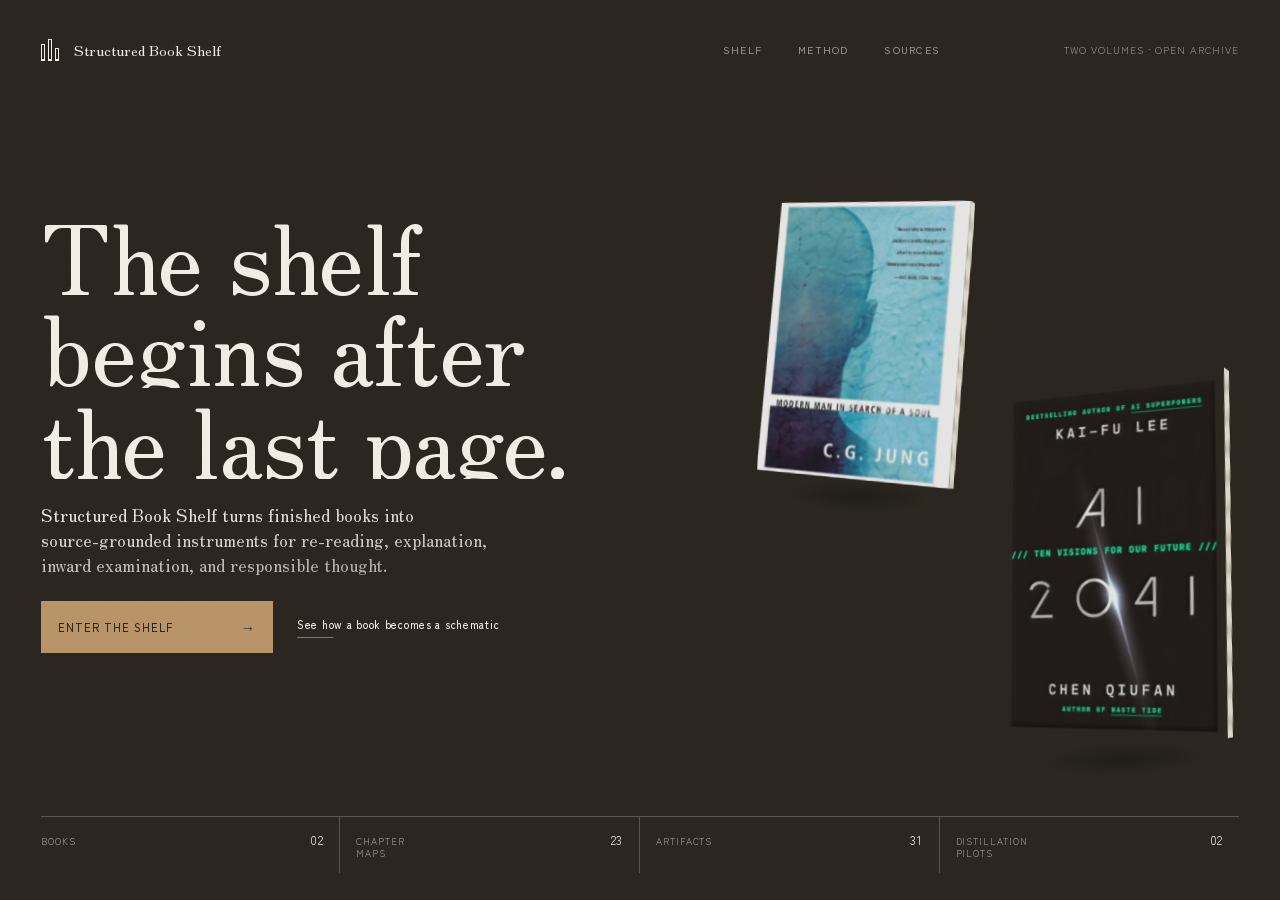
<file: index.html>
<!doctype html>
<html lang="en" class="no-js">
<head>
  <meta charset="utf-8">
  <meta name="viewport" content="width=device-width, initial-scale=1, viewport-fit=cover">
  <meta name="theme-color" content="#2b2620">
  <meta name="description" content="Structured Book Shelf turns finished books into source-grounded instruments for re-reading, explanation, and responsible thought.">
  <title>Structured Book Shelf — Books That Keep Thinking</title>
  <link rel="icon" href="data:image/svg+xml,%3Csvg xmlns='http://www.w3.org/2000/svg' viewBox='0 0 64 64'%3E%3Crect width='64' height='64' fill='%232b2620'/%3E%3Cpath d='M18 14h22c5 0 8 3 8 8v28H26c-5 0-8-3-8-8V14Zm8 8v20h14V22H26Z' fill='%23b99568'/%3E%3C/svg%3E">
  <link rel="stylesheet" href="styles.css">
</head>
<body>
  <!--
  THESIS: A quiet room for books that keep thinking — each volume rests as a hand-drawn ink figure, and the page stays nearly still so the materials can speak.
  DIRECTION: Wabi-sabi three-palette — sage green, ivory, natural oak — with vertical material fields, soft grain, and handcrafted near-still motion; this refuses both the instrument panel and the generic editorial template.
  OWN-WORLD: Warm ivory ground, sumi ink, one sage field per volume, oak reserved for action; Zen Old Mincho measures, Zen Kaku Gothic quiet labels, draw-once ink volume figures, and hairline ledgers.
  STORY: The visitor understands the post-reading problem, meets two real schematic volumes as still ink figures, inspects the source-to-distillation mechanism, and enters the shelf.
  FIRST VIEWPORT: A two-line promise occupies the left field; two closed ink volumes stand at right; the primary action and verified inventory remain fully visible below.
  SIGNATURE GESTURE: Each volume figure draws itself once in ink when its section arrives, then sits still forever.
  SCROLL: Lenis 2.0; no trail line; hover grammar = label-roll only.
  FINISH: unreviewed and undocumented is unfinished; this build ends with the finish review, the verdict, and DESIGN.md
  -->

  <a class="skip-link" href="#main-content">Skip to the shelf</a>

  <div class="app" id="app">
    <header class="site-header" aria-label="Primary navigation">
      <a class="brand" href="#opening" data-scroll-link data-roll aria-label="Structured Book Shelf, return to opening">
        <span class="brand-mark" aria-hidden="true"><i></i><i></i><i></i></span>
        <span class="roll-w">
          <span class="roll-t">Structured Book Shelf</span>
          <span class="roll-t dup" aria-hidden="true">Structured Book Shelf</span>
        </span>
      </a>

      <nav class="site-nav" aria-label="Page sections">
        <a href="#ai-2041" data-scroll-link data-roll>
          <span class="roll-w"><span class="roll-t">Shelf</span><span class="roll-t dup" aria-hidden="true">Shelf</span></span>
        </a>
        <a href="#method" data-scroll-link data-roll>
          <span class="roll-w"><span class="roll-t">Method</span><span class="roll-t dup" aria-hidden="true">Method</span></span>
        </a>
        <a href="#sources" data-scroll-link data-roll>
          <span class="roll-w"><span class="roll-t">Sources</span><span class="roll-t dup" aria-hidden="true">Sources</span></span>
        </a>
      </nav>

      <p class="header-state" aria-label="Archive status">Two volumes · open archive</p>
    </header>

    <main class="page" id="main-content" tabindex="-1">
      <div class="scroll-content">
        <section class="section hero surface-ink" id="opening" data-theme="dark" data-section-title="Opening" data-section-description="The shelf begins after the last page.">
          <div class="section-frame hero-frame">
            <div class="hero-copy">
              <h1 data-reveal-01="lines">The shelf begins after the last page.</h1>
              <p class="hero-lede" data-reveal-02="words">Structured Book Shelf turns finished books into source-grounded instruments for re-reading, explanation, inward examination, and responsible thought.</p>
              <div class="hero-actions">
                <a class="action action-primary" href="structured-book-reader-standalone.html#ai-2041/ch-00/dossier" data-roll>
                  <span class="action-fill" aria-hidden="true"></span>
                  <span class="roll-w"><span class="roll-t">Enter the shelf</span><span class="roll-t dup" aria-hidden="true">Enter the shelf</span></span>
                  <span class="action-arrow" aria-hidden="true">→</span>
                </a>
                <a class="text-action" href="#method" data-scroll-link data-roll>
                  <span class="roll-w"><span class="roll-t">See how a book becomes a schematic</span><span class="roll-t dup" aria-hidden="true">See how a book becomes a schematic</span></span>
                </a>
              </div>
            </div>

            <div class="hero-library" aria-hidden="true">
              <div class="hero-figure hero-figure-ai hero-cover book3d book3d-ai">
                <div class="book3d-scene">
                  <div class="book3d-object">
                    <div class="book3d-face book3d-front"><img src="assets/ai-2041-cover.png" alt="" width="630" height="930" draggable="false"></div>
                    <div class="book3d-face book3d-back"></div>
                    <div class="book3d-face book3d-spine"><span>AI 2041 · Kai-Fu Lee &amp; Chen Qiufan</span></div>
                    <div class="book3d-face book3d-pages book3d-pages-side"></div>
                    <div class="book3d-face book3d-pages book3d-pages-top"></div>
                    <div class="book3d-face book3d-pages book3d-pages-bottom"></div>
                  </div>
                  <div class="book3d-shadow" aria-hidden="true"></div>
                </div>
              </div>

              <div class="hero-figure hero-figure-jung hero-cover book3d book3d-jung">
                <div class="book3d-scene">
                  <div class="book3d-object">
                    <div class="book3d-face book3d-front"><img src="assets/modern-man-cover.jpg" alt="" width="475" height="634" draggable="false"></div>
                    <div class="book3d-face book3d-back"></div>
                    <div class="book3d-face book3d-spine"><span>Modern Man in Search of a Soul · C. G. Jung</span></div>
                    <div class="book3d-face book3d-pages book3d-pages-side"></div>
                    <div class="book3d-face book3d-pages book3d-pages-top"></div>
                    <div class="book3d-face book3d-pages book3d-pages-bottom"></div>
                  </div>
                  <div class="book3d-shadow" aria-hidden="true"></div>
                </div>
              </div>
            </div>

            <dl class="hero-inventory" aria-label="Current shelf inventory">
              <div><dt>Books</dt><dd>02</dd></div>
              <div><dt>Chapter maps</dt><dd>23</dd></div>
              <div><dt>Artifacts</dt><dd>31</dd></div>
              <div><dt>Distillation pilots</dt><dd>02</dd></div>
            </dl>
          </div>
        </section>

        <section class="section argument surface-ink" id="why" data-theme="dark" data-section-title="The argument" data-section-description="Not a summary. A structure you can re-enter.">
          <div class="section-frame argument-frame">
            <div class="argument-aside">
              <p>Current shelf</p>
              <p>Measured 20 Aug 2026</p>
              <span aria-hidden="true"></span>
            </div>

            <div class="argument-main">
              <h2 data-reveal-01="lines">Not a summary.<br>A structure you can re-enter.</h2>
              <p class="argument-lede" data-reveal-02="words">A summary compresses a book into what someone remembers. A schematic preserves how the book is built, where each claim came from, what we inferred, what remains uncertain, and which question deserves another reading.</p>
            </div>

            <dl class="inventory-ledger" aria-label="Verified archive inventory">
              <div>
                <dd>02</dd>
                <dt>source-book schematics</dt>
                <p>Two distinct intellectual worlds, kept structurally separate.</p>
              </div>
              <div>
                <dd>23</dd>
                <dt>chapter maps</dt>
                <p>Introductions, preface, stories, analyses, and essays retain their own address.</p>
              </div>
              <div>
                <dd>31</dd>
                <dt>structured artifacts</dt>
                <p>Indexes, representations, structures, chapters, and governing contracts.</p>
              </div>
              <div>
                <dd>02</dd>
                <dt>distillation pilots</dt>
                <p>Interpretive instruments kept beside—not over—the source dossiers.</p>
              </div>
            </dl>

            <div class="root-path">
              <span>Canonical root</span>
              <code>canonical: twin-sparrow / memory / book-schematics</code>
            </div>
          </div>
        </section>

        <section class="section volume volume-ai surface-sage" id="ai-2041" data-section-title="AI 2041" data-section-description="Fiction and analysis held in one inspectable foresight loop.">
          <div class="section-frame volume-frame">
            <div class="volume-object-wrap">
              <figure class="volume-cover book3d book3d-ai" role="img" aria-label="Draggable 3D model of the published jacket of AI 2041: Ten Visions for Our Future, by Kai-Fu Lee and Chen Qiufan">
                <div class="book3d-scene">
                  <div class="book3d-object">
                    <div class="book3d-face book3d-front"><img src="assets/ai-2041-cover.png" alt="" width="630" height="930" draggable="false"></div>
                    <div class="book3d-face book3d-back"></div>
                    <div class="book3d-face book3d-spine"><span>AI 2041 · Kai-Fu Lee &amp; Chen Qiufan</span></div>
                    <div class="book3d-face book3d-pages book3d-pages-side"></div>
                    <div class="book3d-face book3d-pages book3d-pages-top"></div>
                    <div class="book3d-face book3d-pages book3d-pages-bottom"></div>
                  </div>
                  <div class="book3d-shadow" aria-hidden="true"></div>
                </div>
              </figure>
              <p class="object-caption">Source-book jacket · drag to inspect the artifact</p>
            </div>

            <article class="volume-copy">
              <div class="volume-title-row">
                <p>Volume 01 · AI &amp; future systems</p>
                <p>Source horizon · 2021</p>
              </div>
              <h2 data-reveal-01="lines">AI 2041</h2>
              <p class="volume-subtitle"><cite>Ten Visions for Our Future</cite> · Kai-Fu Lee and Chen Qiufan</p>
              <p class="volume-lede" data-reveal-02="words">The story is not evidence, and the forecast is not fate. Each chapter is represented as a paired experiment: fiction makes a consequence emotionally visible; analysis supplies the mechanism and forecast boundary.</p>

              <div class="source-rows" aria-label="AI 2041 schematic facts">
                <div><span>Coverage</span><strong>11 mapped units</strong><em>Introductions + ten paired chapters</em></div>
                <div><span>Core bridge</span><strong>Story ↔ analysis</strong><em>Consequence kept distinct from mechanism</em></div>
                <div><span>Pilot</span><strong>The Golden Elephant</strong><em>Story pp. 20–39 · analysis pp. 40–51</em></div>
              </div>

              <blockquote>
                <p>“An optimizer does not need to hate what it harms; it only needs an objective that cannot represent the value being sacrificed.”</p>
                <footer>Constructive Distillation · Chapter 01</footer>
              </blockquote>

              <div class="epistemic-line" aria-label="AI 2041 epistemic labels">
                <span>[Story]</span><span>[Analysis]</span><span>[Book-era fact]</span><span>[Prediction]</span><span>[Inference]</span>
              </div>

              <a class="text-action" href="structured-book-reader-standalone.html#ai-2041/ch-00/dossier" data-roll>
                <span class="roll-w"><span class="roll-t">Read the 11 mapped units</span><span class="roll-t dup" aria-hidden="true">Read the 11 mapped units</span></span>
              </a>
            </article>
          </div>
        </section>

        <section class="section volume volume-jung surface-sage" id="jung" data-section-title="Modern Man" data-section-description="Psychological interpretation with judgment and source boundaries intact.">
          <div class="section-frame volume-frame volume-frame-reversed">
            <article class="volume-copy">
              <div class="volume-title-row">
                <p>Volume 02 · psychology &amp; inner life</p>
                <p>Eleven essays + translator’s preface</p>
              </div>
              <h2 data-reveal-01="lines">Modern Man in Search of a Soul</h2>
              <p class="volume-subtitle">C. G. Jung</p>
              <p class="volume-lede" data-reveal-02="words">Jung’s claims remain Jung’s claims. The schematic separates text, inference, meaning-frame, Chief-link, and caution so introspection can become deeper without becoming diagnostic or surrendering judgment.</p>

              <div class="source-rows" aria-label="Modern Man in Search of a Soul schematic facts">
                <div><span>Coverage</span><strong>12 mapped units</strong><em>Preface + eleven essays</em></div>
                <div><span>Core bridge</span><strong>Text ↔ interpretation</strong><em>Meaning without loss of provenance</em></div>
                <div><span>Pilot</span><strong>Dream Analysis</strong><em>Chapter 01 · PDF pp. 4–28</em></div>
              </div>

              <blockquote>
                <p>“Consciousness is an editor, not the whole author.”</p>
                <footer>Constructive Distillation · Chapter 01</footer>
              </blockquote>

              <div class="epistemic-line" aria-label="Jung epistemic labels">
                <span>[Text]</span><span>[Inference]</span><span>[Meaning-frame]</span><span>[Chief-link]</span><span>[Caution]</span>
              </div>

              <a class="text-action" href="structured-book-reader-standalone.html#jung/ch-00/dossier" data-roll>
                <span class="roll-w"><span class="roll-t">Read the 12 mapped units</span><span class="roll-t dup" aria-hidden="true">Read the 12 mapped units</span></span>
              </a>
            </article>

            <div class="volume-object-wrap">
              <figure class="volume-cover book3d book3d-jung" role="img" aria-label="Draggable 3D model of the published jacket of Modern Man in Search of a Soul, by C. G. Jung">
                <div class="book3d-scene">
                  <div class="book3d-object">
                    <div class="book3d-face book3d-front"><img src="assets/modern-man-cover.jpg" alt="" width="475" height="634" draggable="false"></div>
                    <div class="book3d-face book3d-back"></div>
                    <div class="book3d-face book3d-spine"><span>Modern Man in Search of a Soul · C. G. Jung</span></div>
                    <div class="book3d-face book3d-pages book3d-pages-side"></div>
                    <div class="book3d-face book3d-pages book3d-pages-top"></div>
                    <div class="book3d-face book3d-pages book3d-pages-bottom"></div>
                  </div>
                  <div class="book3d-shadow" aria-hidden="true"></div>
                </div>
              </figure>
              <p class="object-caption">Source-book jacket · drag to inspect the artifact</p>
            </div>
          </div>
        </section>

        <section class="section method surface-ink" id="method" data-theme="dark" data-section-title="Method" data-section-description="Source, structure, explanation, and correction remain connected.">
          <div class="section-frame method-frame">
            <div class="method-heading">
              <h2 data-reveal-01="lines">Every interpretation leaves a trail back to the source.</h2>
              <p data-reveal-02="words">The shelf is useful because its layers do not collapse. The source book, the measured map, the explanatory construction, and the later correction each keep a distinct job.</p>
            </div>

            <ol class="method-sequence" aria-label="How a book becomes a structured schematic">
              <li>
                <span>01</span>
                <h3>Source</h3>
                <p>The book remains untouched. PDF pages and chapter boundaries provide recoverable addresses.</p>
              </li>
              <li>
                <span>02</span>
                <h3>Structure</h3>
                <p>Contents, page ranges, concepts, openings, closings, mechanisms, and unresolved questions become a measured spine.</p>
              </li>
              <li>
                <span>03</span>
                <h3>Dossier</h3>
                <p>Each chapter preserves what the text says, what evidence it gives, and where inference begins.</p>
              </li>
              <li>
                <span>04</span>
                <h3>Distillation</h3>
                <p>An adult explanatory path joins intuition, mechanism, inward examination, responsibility, lineage, and reality check.</p>
              </li>
            </ol>

            <div class="grammar-compare">
              <div>
                <h3>Foresight grammar</h3>
                <p>AI 2041</p>
                <div><span>[Story]</span><span>[Analysis]</span><span>[Book-era fact]</span><span>[Prediction]</span><span>[Current-status unknown]</span></div>
              </div>
              <div>
                <h3>Interpretive grammar</h3>
                <p>Modern Man in Search of a Soul</p>
                <div><span>[Text]</span><span>[Inference]</span><span>[Meaning-frame]</span><span>[Chief-link]</span><span>[Caution]</span></div>
              </div>
            </div>
          </div>
        </section>

        <section class="section principle surface-paper" id="sources" data-section-title="Principle" data-section-description="Provenance at the root; judgment left in human hands.">
          <div class="section-frame principle-frame">
            <blockquote class="principle-statement">
              <p data-reveal-02="words">A book is not finished when it is closed. It is finished only when its structure can be recovered, its claims can be questioned, and its best problems can keep changing the reader.</p>
            </blockquote>

            <div class="principle-columns">
              <article>
                <h3>Recover the source</h3>
                <p>Every consequential claim retains a route back to the page, chapter, story, analysis, or essay that earned it.</p>
              </article>
              <article>
                <h3>Expose the mechanism</h3>
                <p>Explanation names the process that produces an outcome, not merely the concept that resembles it.</p>
              </article>
              <article>
                <h3>Preserve disagreement</h3>
                <p>Meaning remains an invitation to inspect and revise—not an authority smuggled in through beautiful prose.</p>
              </article>
            </div>

            <div class="source-ledger">
              <p>Canonical memory boundary</p>
              <code>canonical: twin-sparrow / memory / book-schematics</code>
              <p>Raw books remain separate under <code>memory/Books</code></p>
            </div>
          </div>
        </section>

        <footer class="section site-footer surface-ink" id="footer" data-theme="dark" data-section-title="Close" data-section-description="A shelf built to be reopened.">
          <div class="footer-rise">
            <div class="section-frame footer-frame">
              <div>
                <h2>A shelf built<br>to be reopened.</h2>
                <a class="action action-light" href="#opening" data-scroll-link data-roll>
                  <span class="action-fill" aria-hidden="true"></span>
                  <span class="roll-w"><span class="roll-t">Return to the beginning</span><span class="roll-t dup" aria-hidden="true">Return to the beginning</span></span>
                  <span class="action-arrow" aria-hidden="true">↑</span>
                </a>
              </div>
              <div class="footer-notes">
                <p>Source-grounded.</p>
                <p>Interpretation-aware.</p>
                <p>Open to correction.</p>
              </div>
              <div class="footer-base">
                <p>Structured Book Shelf</p>
                <p>Private research instrument · 2026</p>
                <p>02 volumes · 31 artifacts</p>
              </div>
            </div>
          </div>
        </footer>
      </div>
    </main>

    <div class="entry-veil" aria-hidden="true">
      <div class="veil-panel veil-panel-top"></div>
      <div class="veil-panel veil-panel-bottom"></div>
      <div class="veil-mark">
        <span class="brand-mark"><i></i><i></i><i></i></span>
        <p>Structured Book Shelf</p>
      </div>
      <div class="veil-line"></div>
    </div>

    <noscript>
      <style>.entry-veil{display:none!important}</style>
    </noscript>
  </div>

  <script src="assets/vendor/gsap.min.js"></script>
  <script src="assets/vendor/ScrollTrigger.min.js"></script>
  <script src="assets/vendor/SplitText.min.js"></script>
  <script src="assets/vendor/lenis.min.js"></script>
  <script src="app.js"></script>
</body>
</html>
</file>
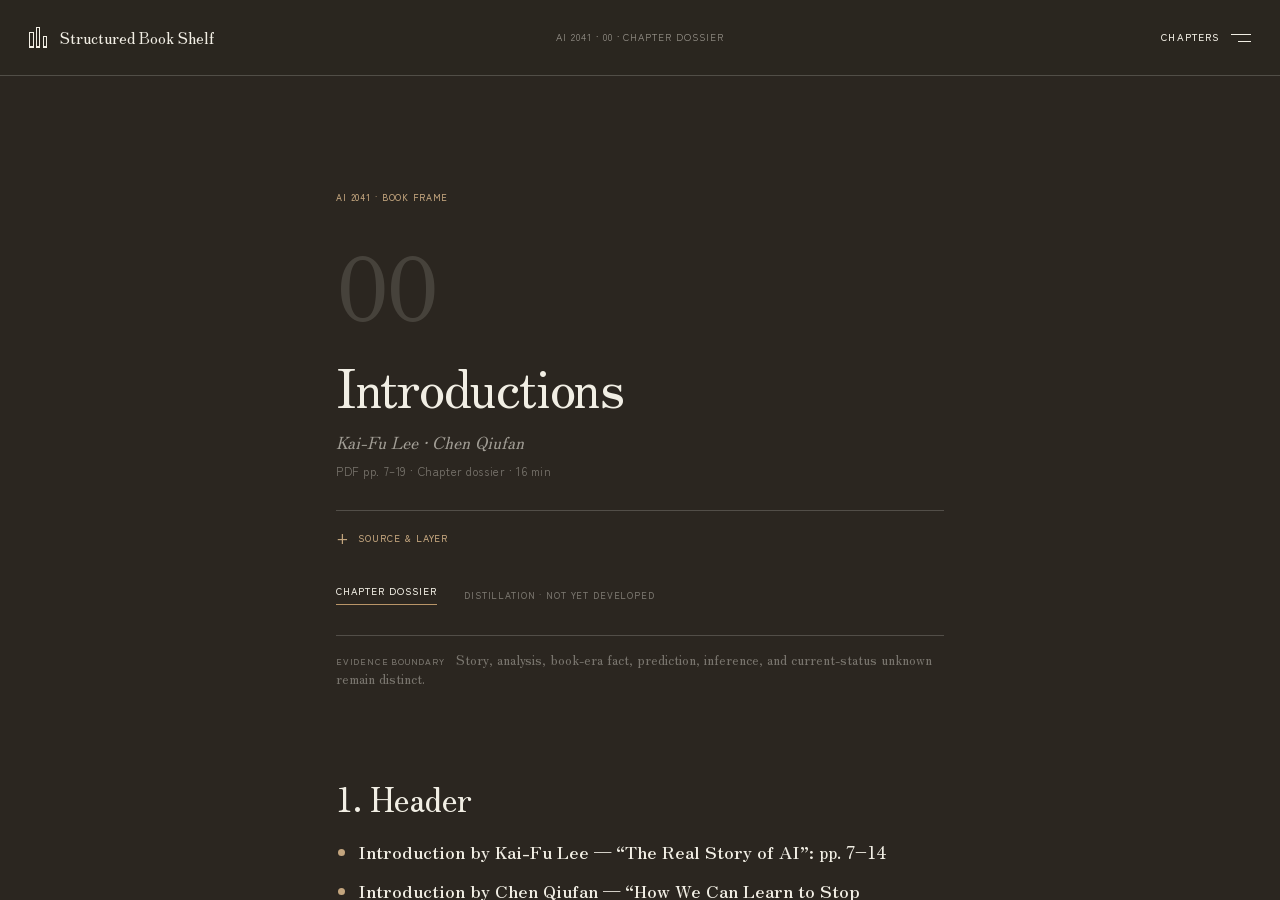
<file: reader.html>
<!doctype html>
<html lang="en" class="no-js">
<head>
  <meta charset="utf-8">
  <meta name="viewport" content="width=device-width, initial-scale=1, viewport-fit=cover">
  <meta name="theme-color" content="#2b2620">
  <meta name="description" content="Read every source-grounded chapter dossier in the Structured Book Shelf, with constructive distillations kept visibly separate.">
  <title>Reader — Structured Book Shelf</title>
  <link rel="icon" href="data:image/svg+xml,%3Csvg xmlns='http://www.w3.org/2000/svg' viewBox='0 0 64 64'%3E%3Crect width='64' height='64' fill='%232b2620'/%3E%3Cpath d='M18 14h22c5 0 8 3 8 8v28H26c-5 0-8-3-8-8V14Zm8 8v20h14V22H26Z' fill='%23b99568'/%3E%3C/svg%3E">
  <link rel="stylesheet" href="reader.css">
</head>
<body>
  <!--
  THESIS: The Reader is a quiet reading room — one measure-wide column of text; structure and sources stay one gesture away, never on the page uninvited.
  SIGNATURE: Entering a chapter commits to reading — the chapter rail rests closed as a drawer and the page is only the text.
  ENTRY: The requested chapter is complete and readable immediately; no veil delays reading.
  HANDOFF: Chapter and layer changes return to the top, preserve book context, and move focus to the new title.
  SCROLL: Lenis 2.0 on the reading plane only; chapter rail drawer remains native; trail line off.
  HOVER: Every textual control uses one upward label roll or one hairline emphasis—never both as competing gestures.
  REST: Wabi-sabi night room — sumi ground, ivory ink, sage quiet, oak reserved for action; Zen Old Mincho measure, Zen Kaku Gothic evidence; square geometry, no cards.
  -->

  <a class="skip-link" href="#reader-documents">Skip to chapter content</a>

  <div class="reader-app" id="reader-app">
    <header class="reader-header">
      <a class="reader-brand" href="structured-book-shelf-standalone.html" data-roll aria-label="Return to Structured Book Shelf">
        <span class="brand-mark" aria-hidden="true"><i></i><i></i><i></i></span>
        <span class="roll-w"><span class="roll-t">Structured Book Shelf</span><span class="roll-t dup" aria-hidden="true">Structured Book Shelf</span></span>
      </a>

      <p class="reader-location" id="reader-location">Offline reader · 23 chapter maps</p>

      <button class="chapter-menu" id="chapter-menu" type="button" aria-expanded="false" aria-controls="chapter-rail" data-roll>
        <span class="roll-w"><span class="roll-t">Chapters</span><span class="roll-t dup" aria-hidden="true">Chapters</span></span>
        <span class="menu-mark" aria-hidden="true"><i></i><i></i></span>
      </button>
    </header>

    <div class="reader-workspace">
      <aside class="chapter-rail" id="chapter-rail" aria-label="Books and chapters">
        <div class="rail-head">
          <p>Reading room</p>
          <p>Source and interpretation remain separate.</p>
        </div>
        <!-- READER_NAV_START -->
<section class="book-group book-group-yellow" data-book-group="ai-2041"><div class="book-group-head"><p>Volume 01 · AI &amp; future systems</p><a href="#doc-ai-2041-ch-00-dossier" data-route="ai-2041/ch-00/dossier" data-roll><span class="roll-w"><span class="roll-t">AI 2041</span><span class="roll-t dup" aria-hidden="true">AI 2041</span></span></a><span>11 mapped units · 1 constructive distillation</span></div><ol><li><a class="chapter-link" href="#doc-ai-2041-ch-00-dossier" data-route="ai-2041/ch-00/dossier"><span class="chapter-number">00</span><span class="chapter-name">Introductions</span></a></li><li><a class="chapter-link" href="#doc-ai-2041-ch-01-dossier" data-route="ai-2041/ch-01/dossier"><span class="chapter-number">01</span><span class="chapter-name">The Golden Elephant</span><span class="pilot-mark">DISTILLATION</span></a></li><li><a class="chapter-link" href="#doc-ai-2041-ch-02-dossier" data-route="ai-2041/ch-02/dossier"><span class="chapter-number">02</span><span class="chapter-name">Gods Behind the Masks</span></a></li><li><a class="chapter-link" href="#doc-ai-2041-ch-03-dossier" data-route="ai-2041/ch-03/dossier"><span class="chapter-number">03</span><span class="chapter-name">Twin Sparrows</span></a></li><li><a class="chapter-link" href="#doc-ai-2041-ch-04-dossier" data-route="ai-2041/ch-04/dossier"><span class="chapter-number">04</span><span class="chapter-name">Contactless Love</span></a></li><li><a class="chapter-link" href="#doc-ai-2041-ch-05-dossier" data-route="ai-2041/ch-05/dossier"><span class="chapter-number">05</span><span class="chapter-name">My Haunting Idol</span></a></li><li><a class="chapter-link" href="#doc-ai-2041-ch-06-dossier" data-route="ai-2041/ch-06/dossier"><span class="chapter-number">06</span><span class="chapter-name">The Holy Driver</span></a></li><li><a class="chapter-link" href="#doc-ai-2041-ch-07-dossier" data-route="ai-2041/ch-07/dossier"><span class="chapter-number">07</span><span class="chapter-name">Quantum Genocide</span></a></li><li><a class="chapter-link" href="#doc-ai-2041-ch-08-dossier" data-route="ai-2041/ch-08/dossier"><span class="chapter-number">08</span><span class="chapter-name">The Job Savior</span></a></li><li><a class="chapter-link" href="#doc-ai-2041-ch-09-dossier" data-route="ai-2041/ch-09/dossier"><span class="chapter-number">09</span><span class="chapter-name">Isle of Happiness</span></a></li><li><a class="chapter-link" href="#doc-ai-2041-ch-10-dossier" data-route="ai-2041/ch-10/dossier"><span class="chapter-number">10</span><span class="chapter-name">Dreaming of Plenitude</span></a></li></ol></section>
<section class="book-group book-group-yellow" data-book-group="jung"><div class="book-group-head"><p>Volume 02 · psychology &amp; inner life</p><a href="#doc-jung-ch-00-dossier" data-route="jung/ch-00/dossier" data-roll><span class="roll-w"><span class="roll-t">Modern Man in Search of a Soul</span><span class="roll-t dup" aria-hidden="true">Modern Man in Search of a Soul</span></span></a><span>12 mapped units · 1 Spiral Distillation</span></div><ol><li><a class="chapter-link" href="#doc-jung-ch-00-dossier" data-route="jung/ch-00/dossier"><span class="chapter-number">00</span><span class="chapter-name">Translator’s Preface</span></a></li><li><a class="chapter-link" href="#doc-jung-ch-01-dossier" data-route="jung/ch-01/dossier"><span class="chapter-number">01</span><span class="chapter-name">Dream-Analysis in Its Practical Application</span><span class="pilot-mark">DISTILLATION</span></a></li><li><a class="chapter-link" href="#doc-jung-ch-02-dossier" data-route="jung/ch-02/dossier"><span class="chapter-number">02</span><span class="chapter-name">Problems of Modern Psychotherapy</span></a></li><li><a class="chapter-link" href="#doc-jung-ch-03-dossier" data-route="jung/ch-03/dossier"><span class="chapter-number">03</span><span class="chapter-name">The Aims of Psychotherapy</span></a></li><li><a class="chapter-link" href="#doc-jung-ch-04-dossier" data-route="jung/ch-04/dossier"><span class="chapter-number">04</span><span class="chapter-name">A Psychological Theory of Types</span></a></li><li><a class="chapter-link" href="#doc-jung-ch-05-dossier" data-route="jung/ch-05/dossier"><span class="chapter-number">05</span><span class="chapter-name">The Stages of Life</span></a></li><li><a class="chapter-link" href="#doc-jung-ch-06-dossier" data-route="jung/ch-06/dossier"><span class="chapter-number">06</span><span class="chapter-name">Freud and Jung—Contrasts</span></a></li><li><a class="chapter-link" href="#doc-jung-ch-07-dossier" data-route="jung/ch-07/dossier"><span class="chapter-number">07</span><span class="chapter-name">Archaic Man</span></a></li><li><a class="chapter-link" href="#doc-jung-ch-08-dossier" data-route="jung/ch-08/dossier"><span class="chapter-number">08</span><span class="chapter-name">Psychology and Literature</span></a></li><li><a class="chapter-link" href="#doc-jung-ch-09-dossier" data-route="jung/ch-09/dossier"><span class="chapter-number">09</span><span class="chapter-name">The Basic Postulates of Analytical Psychology</span></a></li><li><a class="chapter-link" href="#doc-jung-ch-10-dossier" data-route="jung/ch-10/dossier"><span class="chapter-number">10</span><span class="chapter-name">The Spiritual Problem of Modern Man</span></a></li><li><a class="chapter-link" href="#doc-jung-ch-11-dossier" data-route="jung/ch-11/dossier"><span class="chapter-number">11</span><span class="chapter-name">Psychotherapists or the Clergy</span></a></li></ol></section>
        <!-- READER_NAV_END -->

        <section class="rail-toc" aria-label="On this chapter">
          <p class="rail-toc-label">On this chapter</p>
          <nav class="article-toc" id="article-toc" aria-label="Chapter sections"></nav>
        </section>
      </aside>

      <button class="rail-scrim" id="rail-scrim" type="button" aria-label="Close chapter menu" tabindex="-1"></button>

      <main class="reader-page" id="reader-page" tabindex="-1">
        <div class="reader-scroll-content">
          <div class="reader-documents" id="reader-documents">
        <!-- READER_CONTENT_START -->
<section class="reader-document theme-yellow" id="doc-ai-2041-ch-00-dossier" data-document data-route="ai-2041/ch-00/dossier" data-book="ai-2041" data-chapter="ch-00" data-layer="dossier" data-canonical-path="/Users/lesz/.twin-sparrow/agent/memory/Book Schematics/AI_2041/CH-00-introductions.md"><header class="document-head"><p class="document-register">AI 2041 · Book frame</p><p class="document-number" aria-hidden="true">00</p><h1 tabindex="-1">Introductions</h1><p class="document-author">Kai-Fu Lee · Chen Qiufan</p><p class="document-meta">PDF pp. 7–19 · Chapter dossier · 16 min</p><details class="document-source"><summary>Source &amp; layer</summary><p>Source-grounded chapter dossier</p><code>/Users/lesz/.twin-sparrow/agent/memory/Book Schematics/AI_2041/CH-00-introductions.md</code></details><nav class="layer-switch" aria-label="Reading layers"><a class="layer-link" href="#doc-ai-2041-ch-00-dossier" data-route="ai-2041/ch-00/dossier" aria-current="page" data-roll><span class="roll-w"><span class="roll-t">Chapter dossier</span><span class="roll-t dup" aria-hidden="true">Chapter dossier</span></span></a><span class="layer-unavailable">Distillation · not yet developed</span></nav><p class="evidence-boundary"><span>Evidence boundary</span>Story, analysis, book-era fact, prediction, inference, and current-status unknown remain distinct.</p></header><div class="document-reading-grid"><article class="markdown-body"><h2 id="doc-ai-2041-ch-00-dossier--1-header">1. Header</h2>
<ul>
<li><strong>Introduction by Kai-Fu Lee — “The Real Story of AI”:</strong> pp. 7–14</li>
<li><strong>Introduction by Chen Qiufan — “How We Can Learn to Stop Worrying and Embrace the Future with Imagination”:</strong> pp. 15–19</li>
<li><strong>Epigraph page (Turing; Arthur C. Clarke):</strong> p. 6</li>
<li><strong>Addressing contract:</strong> all page numbers are PDF page numbers as <code>pdftotext -f N -l N</code> addresses them, not printed book page numbers.</li>
</ul>
<p><strong>Template deviation, stated up front:</strong> the eight-block chapter template assumes a story half and an analysis half. The introductions have neither — they are two authorial prefaces. Blocks 3 and 4 are therefore repurposed as <em>Lee’s introduction</em> and <em>Chen’s introduction</em>, and block 6 (normally story↔︎analysis bridge) becomes <strong>Lee ↔︎ Chen</strong>, which is the genuinely load-bearing relation here. Blocks 5, 7, 8 are unchanged. The template was adapted rather than padded; nothing was invented to fill a block. — OPUS-A</p>
<hr />
<h2 id="doc-ai-2041-ch-00-dossier--2-orientation">2. Orientation</h2>
<p><em>[Framing — no anchors required.]</em> These two prefaces are where the book states its own method, and they are the most-quoted pages in it. Lee’s introduction does four things: it establishes his credentials for forecasting, it argues that public understanding of AI is systematically distorted, it sets an explicit <strong>epistemic boundary</strong> on the book’s predictions (only technologies with a stated &gt;80% likelihood of arriving by 2041, and no reliance on fundamental breakthroughs), and it discloses the authors’ working arrangement — Lee built a “technology map” of when things mature, Chen wrote fiction from it. Chen’s introduction argues the complementary case: that imagination is not decoration on forecasting but a causal force in producing the future, and that science fiction’s value lies in the questions it leaves open rather than the answers it supplies. Read together, they are a <strong>methods section</strong>, and any question about what this book is entitled to claim resolves here.</p>
<hr />
<h2 id="doc-ai-2041-ch-00-dossier--3-lees-introduction-schematic-pp-714">3. Lee’s introduction schematic (pp. 7–14)</h2>
<p><strong>Frame and credentials</strong></p>
<ul>
<li>Opens by quoting his own PhD application to Carnegie Mellon “almost forty years ago” — AI as “mankind’s final step in the journey to understanding ourselves” [p.7]</li>
<li>McCarthy coined “artificial intelligence” at the Dartmouth Summer Research Project, summer 1956; Lee notes AI reads as a 21st-century technology but is much older [p.7]</li>
<li>For his first three and a half decades in the field, AI was essentially confined to academia with few commercial adaptations [p.7]</li>
</ul>
<p><strong>The inflection</strong></p>
<ul>
<li>AlphaGo’s 2016 defeat of Lee Sedol (Google DeepMind Challenge Match) named as the “stunning turning point”; Go described as vastly more complex than chess and popularly believed to require true intelligence and “Zen-like” refinement [p.7]</li>
<li>Enabling conditions: ~1 trillion times more computing power than at his start, and storage ~15 million times cheaper — deep learning was invented long ago but only recently became demonstrable [p.8]</li>
<li>“AI is now at a tipping point. It has left the ivory tower.” [p.8]</li>
<li>Capability roll-call offered as evidence: Go, poker, Dota 2; chess learned in four hours; <strong>protein folding solved in 2020</strong>, called a fifty-year-old riddle of biology; speech and object recognition; “digital humans”; passing college-entrance and medical-licensing exams; outperforming judges in sentencing consistency and radiologists in lung-cancer diagnosis; drones; highway-safe autonomous vehicles [p.8]</li>
</ul>
<p><strong>Continuity with his prior book</strong></p>
<ul>
<li><em>AI Superpowers</em> (2018) framed data as “the new oil”; US leads research, China leads application at scale [p.8]</li>
<li><strong>Four waves</strong> of AI application: Internet → business/financial services → perception (smart cities) → autonomous (vehicles); accompanied by a figure [p.9]</li>
<li>Self-assessment: “by the time you read this new book in late 2021 or beyond,” the <em>AI Superpowers</em> predictions “will have largely become reality” [p.9]</li>
</ul>
<p><strong>The diagnosis: why public understanding is distorted</strong></p>
<ul>
<li>People learn about AI from three sources — science fiction, news media, and “thought leaders” — and all three mislead [p.10]</li>
<li>Science fiction supplies control-hungry robots and evil superintelligence; media selects negative outliers (AV fatalities, election influence, deepfakes) over incremental advance; most self-styled thought leaders are experts in business, physics, or politics rather than AI, and journalists quote them out of context [p.10]</li>
<li>Counter-position: AI is “inherently neither good nor evil,” and like electricity, mobile phones, and the Internet will eventually produce more positive than negative impact; fear of status-quo-changing technology is historically normal and usually fades [p.10]</li>
</ul>
<p><strong>The optimistic case</strong></p>
<ul>
<li>Value creation: PricewaterhouseCoopers estimate of <strong>$15.7 trillion by 2030</strong>, framed as helping reduce hunger and poverty [p.10–11]</li>
<li>AI returns time by absorbing routine tasks; humans and AI work symbiotically, AI taking quantitative analysis and optimization while humans supply creativity, critical thinking, and passion [p.11]</li>
</ul>
<p><strong>The epistemic boundary — the most important passage for using this book</strong></p>
<ul>
<li>Horizon deliberately set at twenty years out, i.e. 2041 [p.11]</li>
<li>Restricted to “realistic AI”: technologies that already exist or can reasonably be expected to mature within twenty years [p.11]</li>
<li>Explicit confidence threshold: stories are based on technologies with <strong>“a greater than 80-percent likelihood of coming to pass in that timeframe”</strong>, with the caveat that he “may overestimate or underestimate some” [p.11]</li>
<li>Basis of confidence: forty years across Apple, Microsoft, and Google; $3 billion in technology investments managed; adviser to governments on AI strategy and policy frameworks [p.11]</li>
<li><strong>Methodological self-restriction:</strong> he avoids predicting fundamental breakthroughs and instead extrapolates existing technologies; notes AI has penetrated less than 10 percent of industries, so impact does not require breakthroughs [p.11–12]</li>
</ul>
<p><strong>The collaboration’s mechanics</strong></p>
<ul>
<li>Motive: <em>AI Superpowers</em> worked because it was accessible to readers with no prior AI knowledge; the way to widen it further was to work with a storyteller [p.12]</li>
<li>Chen Qiufan, a former Google colleague turned award-winning SF writer, agreed [p.12]</li>
<li><strong>Division of labor [p.12]:</strong> Lee first built a “technology map” projecting when technologies would mature, how long data-gathering and AI iteration would take, and how hard productization would be per industry — plus externalities, regulations, deterrents, and story-worthy conflicts. Chen then created characters, settings, and plotlines. Lee’s analysis follows each story.</li>
<li>Stories ordered roughly from basic to advanced technologies [p.12]</li>
<li>Title: 2041 is twenty years from publication; the authors also noticed “41” resembles “AI” [p.12–13]</li>
</ul>
<p><strong>Stated architecture of the ten stories</strong></p>
<ul>
<li>Reframing for non-fiction readers: think of it as “scientific fiction” rather than science fiction [p.13]</li>
<li><strong>First seven stories</strong> cover technology applications across industries in increasing technological complexity, with ethical and societal implications [p.13]</li>
<li><strong>Last three stories, plus chapter 6 (“The Holy Driver”)</strong>, focus on social and geopolitical issues: loss of traditional jobs, unprecedented abundance, exacerbated inequality, an autonomous-weapons arms race, privacy/happiness trade-offs, and the pursuit of higher purpose [p.13]</li>
<li>Four human responses named: embrace with compassion, exploit with malice, capitulate with resignation, or be inspired to reinvent [p.13]</li>
<li>The <strong>final four stories deliberately present four different pathways</strong>, to underscore “that the future is not yet written” [p.13]</li>
<li>Closing thesis: the book reinforces belief in <strong>human agency</strong> — “we are the masters of our fate, and no technological revolution will ever change that” [p.14]</li>
</ul>
<hr />
<h2 id="doc-ai-2041-ch-00-dossier--4-chens-introduction-schematic-pp-1519">4. Chen’s introduction schematic (pp. 15–19)</h2>
<p><strong>Origin</strong></p>
<ul>
<li>August 2019, Barbican Centre, London: the exhibition <em>AI: More Than Human</em> changed most of his preexisting biases about AI [p.15]</li>
<li>The exhibition’s range is the point — Golem from Jewish folklore, Doraemon, Charles Babbage, AlphaGo, Joy Buolamwini’s work on gender bias in facial recognition, and teamLab’s Shinto-infused interactive digital art — presented as evidence for interdisciplinary thinking [p.15]</li>
<li><strong>Amara’s law</strong> invoked: we overestimate a technology’s effect in the short run and underestimate it in the long run [p.15]</li>
</ul>
<p><strong>The historical argument</strong></p>
<ul>
<li>Against the narrow view of AI (the <em>Terminator</em> murderbot; or dismissible algorithms unrelated to how humans feel and organize) [p.16]</li>
<li>The search for artificial intelligence long predates computer science — Yan Shi, the mechanic of Chinese folktale who creates a humanoid; Talos, the bronze automaton of Greek myth [p.16]</li>
</ul>
<p><strong>Science fiction’s role</strong></p>
<ul>
<li><em>Frankenstein</em> (1818), “often praised as the first modern science fiction novel,” poses questions still live today: are humans entitled to create intelligent life unlike existing life, and what is the relation of creature to creator? It originated the mad-scientist archetype two hundred years ago [p.16]</li>
<li>SF is only partly to blame for negative AI views; it also transcends time-space limits, connects technology and the humanities, blurs fiction and reality, and sparks empathy and deep thinking [p.16]</li>
<li>Yuval Noah Harari quoted calling science fiction “the most important artistic genre” of our time [p.16]</li>
</ul>
<p><strong>Chen’s own doctrine</strong></p>
<ul>
<li>“<strong>Science fiction realism</strong>”: SF is valuable not only as escapism but as a way to step out of everyday reality and critically reflect on it — and, by imagining a future, to step in and help shape it [p.17]</li>
<li>The compressed thesis: with every future we wish to create, we must first learn to imagine it [p.17]</li>
<li>Formative works since age ten: <em>Star Wars</em>, <em>Star Trek</em>, <em>2001: A Space Odyssey</em>; his practice is to orient each story in its genre’s history and a wider social context [p.17]</li>
<li>Imagination has real causal force: engineers and technologists are often SF fans (meeting rooms named “Enterprise” or “Neuromancer”; minds behind Google X and Hyperloop), and the modern submarine, laser gun, mobile phone, and CRISPR all drew direct inspiration from fiction [p.18]</li>
</ul>
<p><strong>Editorial stance and method</strong></p>
<ul>
<li><strong>Deliberate decision from the outset:</strong> <em>AI 2041</em> would challenge the dystopian-AI stereotype, without disregarding AI’s faults — portraying a future the authors would want to live in [p.18]</li>
<li>Research method [p.18]: studying recently published papers, conversing with experts and industry thinkers, participating in the World Economic Forum’s AI workshop, and visiting top AI companies</li>
<li>The harder problem was the <em>human</em> future — subtle psychological detail cannot be inferred by logic alone, so they drew on history and analogous world-changing events to fill in characters’ emotional portraits [p.19]</li>
<li>His image for the book’s structure: Lee’s analysis is the string connecting the soaring kite of imagination to the graspable reel of reality [p.19]</li>
<li>Closing move: the greatest value of SF is <strong>raising questions, not providing answers</strong> — he leaves four open (preventing the next pandemic at its root; future job challenges; maintaining cultural diversity under machine dominance; teaching children to live alongside machines) [p.19]</li>
</ul>
<hr />
<h2 id="doc-ai-2041-ch-00-dossier--5-claim-ledger">5. Claim ledger</h2>
<table>
<thead>
<tr>
<th>#</th>
<th>Claim</th>
<th>Type</th>
<th>Page</th>
</tr>
</thead>
<tbody>
<tr>
<td>1</td>
<td>AI is smart software/hardware performing tasks that typically require human intelligence — Lee’s own definition, quoted from his CMU PhD application ~40 years prior.</td>
<td>definition</td>
<td>p.7</td>
</tr>
<tr>
<td>2</td>
<td>John McCarthy coined “artificial intelligence” at the Dartmouth Summer Research Project in summer 1956.</td>
<td>empirical-report</td>
<td>p.7</td>
</tr>
<tr>
<td>3</td>
<td>AlphaGo’s 2016 defeat of Lee Sedol was the turning point after which AI became the world’s hottest technology.</td>
<td>causal-claim</td>
<td>p.7</td>
</tr>
<tr>
<td>4</td>
<td>Available computing power for AI is ~1 trillion times greater than 40 years ago, and data storage ~15 million times cheaper — this, not new theory, is why deep learning works now.</td>
<td>causal-claim</td>
<td>p.8</td>
</tr>
<tr>
<td>5</td>
<td>In 2020 AI solved protein folding, described as a fifty-year-old riddle of biology.</td>
<td>empirical-report</td>
<td>p.8</td>
</tr>
<tr>
<td>6</td>
<td>AI already outperforms judges in fair and consistent sentencing and radiologists in diagnosing lung cancer.</td>
<td>empirical-report</td>
<td>p.8</td>
</tr>
<tr>
<td>7</td>
<td>AI’s effects arrive in four waves: Internet applications → business/financial → perception/smart cities → autonomous applications.</td>
<td>definition</td>
<td>p.9</td>
</tr>
<tr>
<td>8</td>
<td>The predictions Lee made in <em>AI Superpowers</em> (2018) will have largely become reality by late 2021. (Horizon: stated as “by the time you read this… in late 2021 or beyond.”)</td>
<td>prediction</td>
<td>p.9</td>
</tr>
<tr>
<td>9</td>
<td>Public understanding of AI is distorted because people rely on three unreliable sources — science fiction, news media, and “thought leaders” who are usually not AI experts.</td>
<td>causal-claim</td>
<td>p.10</td>
</tr>
<tr>
<td>10</td>
<td>AI is inherently neither good nor evil and, like most technologies, will eventually produce more positive than negative impacts on society.</td>
<td>value-judgment</td>
<td>p.10</td>
</tr>
<tr>
<td>11</td>
<td>PricewaterhouseCoopers estimates AI will create $15.7 trillion in value. (Horizon: <strong>by 2030</strong>; cited to PwC, not Lee’s own figure.)</td>
<td>prediction</td>
<td>p.10–11</td>
</tr>
<tr>
<td>12</td>
<td>Humans will work symbiotically with AI — AI taking quantitative analysis, optimization and routine work; humans supplying creativity, critical thinking and passion.</td>
<td>prediction</td>
<td>p.11</td>
</tr>
<tr>
<td>13</td>
<td><strong>The book’s stated epistemic boundary:</strong> its scenarios rest only on technologies with a greater-than-80-percent likelihood of arriving by 2041, with Lee conceding he may over- or underestimate some.</td>
<td>definition</td>
<td>p.11</td>
</tr>
<tr>
<td>14</td>
<td>AI has penetrated less than 10 percent of industries, so profound impact is available even with few or no fundamental breakthroughs.</td>
<td>causal-claim</td>
<td>p.11–12</td>
</tr>
<tr>
<td>15</td>
<td>Lee’s forecasting method deliberately avoids predicting fundamental breakthroughs and instead extrapolates existing technologies.</td>
<td>definition</td>
<td>p.11</td>
</tr>
<tr>
<td>16</td>
<td>Lee’s confidence rests on 40 years at Apple/Microsoft/Google, $3 billion in managed technology investments, and government AI-strategy advising.</td>
<td>value-judgment</td>
<td>p.11</td>
</tr>
<tr>
<td>17</td>
<td><strong>Working method:</strong> Lee first built a “technology map” projecting technology maturation, data/iteration time, productization difficulty, externalities and regulatory deterrents; Chen then wrote characters, settings and plots onto it.</td>
<td>empirical-report</td>
<td>p.12</td>
</tr>
<tr>
<td>18</td>
<td>The title <em>AI 2041</em> marks twenty years from publication; the authors also noted “41” resembles “AI.”</td>
<td>empirical-report</td>
<td>p.12–13</td>
</tr>
<tr>
<td>19</td>
<td><strong>Stated architecture:</strong> the first seven stories cover industry applications in increasing technological complexity; the last three plus chapter 6 address social and geopolitical issues.</td>
<td>definition</td>
<td>p.13</td>
</tr>
<tr>
<td>20</td>
<td>The final four stories deliberately present four divergent pathways in order to argue that the future is not yet written.</td>
<td>value-judgment</td>
<td>p.13</td>
</tr>
<tr>
<td>21</td>
<td><strong>The book’s closing thesis:</strong> human agency survives technological revolution — “we are the masters of our fate.”</td>
<td>value-judgment</td>
<td>p.14</td>
</tr>
<tr>
<td>22</td>
<td>Amara’s law: we overestimate a technology’s effect in the short run and underestimate it in the long run.</td>
<td>definition</td>
<td>p.15</td>
</tr>
<tr>
<td>23</td>
<td>Humanity’s search for artificial intelligence long predates computer science, evidenced by Yan Shi in Chinese folktale and Talos in Greek myth.</td>
<td>causal-claim</td>
<td>p.16</td>
</tr>
<tr>
<td>24</td>
<td><em>Frankenstein</em> (1818) is often praised as the first modern science fiction novel and originated the mad-scientist archetype.</td>
<td>empirical-report</td>
<td>p.16</td>
</tr>
<tr>
<td>25</td>
<td>Harari has called science fiction “the most important artistic genre” of our time. (Cited to Harari, not asserted by Chen.)</td>
<td>value-judgment</td>
<td>p.16</td>
</tr>
<tr>
<td>26</td>
<td><strong>“Science fiction realism”</strong> — Chen’s own term: SF lets readers step out of everyday reality to critically reflect on it, and thereby step in and shape it.</td>
<td>definition</td>
<td>p.17</td>
</tr>
<tr>
<td>27</td>
<td>Imagination has causal force on technology: the modern submarine, laser gun, mobile phone and CRISPR all drew direct inspiration from fiction.</td>
<td>causal-claim</td>
<td>p.18</td>
</tr>
<tr>
<td>28</td>
<td><strong>Editorial decision:</strong> the book would deliberately challenge the dystopian-AI narrative stereotype while not disregarding AI’s faults.</td>
<td>value-judgment</td>
<td>p.18</td>
</tr>
<tr>
<td>29</td>
<td>Research method included studying recent papers, expert interviews, the World Economic Forum AI workshop, and visits to top AI companies.</td>
<td>empirical-report</td>
<td>p.18</td>
</tr>
<tr>
<td>30</td>
<td>The greatest value of science fiction is raising questions rather than providing answers.</td>
<td>value-judgment</td>
<td>p.19</td>
</tr>
</tbody>
</table>
<hr />
<h2 id="doc-ai-2041-ch-00-dossier--6-bridge-lee--chen">6. Bridge: Lee ↔︎ Chen</h2>
<p>The two prefaces are not redundant, and their difference is the book’s actual method. This block maps that.</p>
<table>
<thead>
<tr>
<th>Lee’s move [p.]</th>
<th>Chen’s counterpart [p.]</th>
<th>What the pairing establishes</th>
</tr>
</thead>
<tbody>
<tr>
<td>Bounds the future probabilistically — only &gt;80%-likely technologies, no fundamental breakthroughs [p.11]</td>
<td>Invokes Amara’s law: short-run overestimation, long-run underestimation [p.15]</td>
<td>The book’s forecasts are deliberately conservative on mechanism but expansive on timeline — and Chen supplies the reason that conservatism can still under-call the long run</td>
</tr>
<tr>
<td>Diagnoses science fiction as one of three sources <em>corrupting</em> public understanding of AI [p.10]</td>
<td>Defends science fiction as warning, empathy engine, and “most important artistic genre” per Harari [p.16]</td>
<td><strong>A real, unreconciled tension.</strong> Lee treats SF as part of the problem; Chen treats it as the instrument of the solution. The book never resolves this — it operationalizes it by making Lee’s analysis constrain Chen’s fiction</td>
</tr>
<tr>
<td>Builds a “technology map” of maturation timing, externalities, and story-worthy conflicts [p.12]</td>
<td>Writes characters, settings, plotlines onto that map [p.12, p.19]</td>
<td>The division of labor is explicit and asymmetric: constraint flows from Lee to Chen, not the reverse. Chen’s own image — analysis as string, imagination as kite [p.19] — concedes the direction of that constraint</td>
</tr>
<tr>
<td>Credentials the forecast by institutional experience and capital deployed [p.11]</td>
<td>Credentials the imagination by genre history and its documented effect on real invention [p.17–18]</td>
<td>Two different warrants for being believed — track record vs. tradition — offered to two different kinds of skeptic</td>
</tr>
<tr>
<td>Predicts symbiosis: AI takes optimization, humans keep creativity and critical thinking [p.11]</td>
<td>Argues imagination is itself causally productive of technology (submarine, CRISPR) [p.18]</td>
<td>Chen’s claim strengthens Lee’s: if imagination drives invention, then the human residual Lee protects is not a consolation prize but the actual engine</td>
</tr>
<tr>
<td>Closes on human agency — “masters of our fate” [p.14]</td>
<td>Closes on open questions rather than answers, and on shaping the future by imagining it [p.19]</td>
<td>Both endings are agency claims, but Lee’s is a <em>conclusion</em> and Chen’s is an <em>invitation</em>. The book asserts optimism and then declines to close it</td>
</tr>
<tr>
<td>Declares the last four stories show four divergent pathways [p.13]</td>
<td>States SF’s greatest value is raising questions, not answers [p.19]</td>
<td>The structural choice and the literary doctrine are the same commitment: refusing a single determined future is the book’s design principle, not a hedge</td>
</tr>
</tbody>
</table>
<hr />
<h2 id="doc-ai-2041-ch-00-dossier--7-lookup-anchors">7. Lookup anchors</h2>
<ul>
<li>“mankind’s final step in the journey to understanding ourselves” [p.7]</li>
<li>“AI is now at a tipping point. It has left the ivory tower.” [p.8]</li>
<li>“the new oil” [p.8]</li>
<li>“four waves” [p.9]</li>
<li>“hijack our minds” [p.10]</li>
<li>“inherently neither good nor evil” [p.10]</li>
<li>“$15.7 trillion by 2030” (PwC) [p.10–11]</li>
<li>“greater than 80-percent likelihood of coming to pass” [p.11]</li>
<li>“technology map” [p.12]</li>
<li>“scientific fiction” [p.13]</li>
<li>“the future is not yet written” [p.13]</li>
<li>“we are the masters of our fate” [p.14]</li>
<li>“AI: More Than Human” (Barbican, August 2019) [p.15]</li>
<li>Amara’s law: “overestimate… in the short run and underestimate… in the long run” [p.15]</li>
<li>“the most important artistic genre” (Harari) [p.16]</li>
<li>“science fiction realism” [p.17]</li>
<li>“Imagination indeed shapes the world.” [p.18]</li>
<li>kite of imagination / “reel of reality” [p.19]</li>
<li>“ten portals” [p.19]</li>
</ul>
<hr />
<h2 id="doc-ai-2041-ch-00-dossier--8-open-questions--cross-links">8. Open questions / cross-links</h2>
<p><strong>Cross-links into the chapters</strong></p>
<ul>
<li><strong>The &gt;80% likelihood threshold [p.11] is the single most important cross-reference in the book.</strong> Every prediction in every chapter’s analysis inherits it. When Chief interrogates any forecast, this page is the governing caveat — [Inference] that it applies chapter-wide, since Lee states it once in the introduction and does not repeat it per chapter.</li>
<li><strong>Four waves [p.9]</strong> map onto the chapter sequence: Internet applications → Ch.1 (deep learning / Internet &amp; finance); perception → Ch.2 (computer vision); autonomous → Ch.6 (autonomous vehicles). [Inference — the mapping is not drawn explicitly by Lee.]</li>
<li><strong>Protein folding, 2020 [p.8]</strong> is stated here in one line and becomes a full analysis topic in Ch.4 (AlphaFold, pp. 175–189, per STRUCTURE.md). [Inference — pp.175+ not verified by me this session.]</li>
<li><strong>Stated architecture [p.13]:</strong> first seven stories = industry applications; last three + Ch.6 = social/geopolitical. This is the authors’ own segmentation and should override any competing organizing scheme a reader imposes.</li>
<li><strong>AlphaGo 2016 [p.7]</strong> recurs as the same inflection point in Ch.1’s analysis at [p.40] — verified, the Ch.1 file cites it.</li>
</ul>
<p><strong>Genuine tensions and unstated assumptions</strong></p>
<ul>
<li><strong>[Inference] The SF tension is never resolved.</strong> Lee names science fiction as a source that misleads the public about AI [p.10]; Chen defends it as the most important artistic genre [p.16]. The book’s format is arguably a <em>response</em> to this tension — fiction disciplined by an expert’s analysis — but neither author acknowledges the disagreement in print.</li>
<li><strong>[Inference] The 80% threshold is asserted, never derived.</strong> Lee gives his credentials as the warrant [p.11] but never shows how a probability was assigned to any specific technology. It functions as a stance of epistemic restraint rather than a calculated figure, and should be read that way.</li>
<li><strong>[Inference] Self-assessment of prior predictions is ungraded.</strong> Lee states his <em>AI Superpowers</em> predictions “will have largely become reality” by 2021 [p.9], but no scorecard is given. A reader wanting to calibrate his forecasting track record cannot do it from this book.</li>
<li><strong>[Inference] The optimism is a stated editorial decision, not a finding.</strong> Chen says explicitly that they decided from the outset to challenge the dystopian narrative [p.18]. This is disclosed honestly, but it means the book’s positive tone is a premise, not a conclusion drawn from the analysis — worth holding in mind when weighing any chapter’s hopeful ending.</li>
<li><strong>Open question [Inference]:</strong> Lee claims AI already outperforms judges in “fair and consistent sentencing” [p.8] — a strong normative claim compressed into a capability list, with no citation, no definition of fairness, and no follow-up anywhere in the introduction. It sits oddly against his own later warnings about AI bias (Ch.1, p.49–50). Flagged as the introduction’s least-supported assertion.</li>
</ul>
<hr />
<p><em>Built by OPUS-A, reading pp. 6–19 directly. All 13 pages of the introductions were extracted individually to place anchors; every page cited above was read on that page. Verbatim quotation total: ~120 words, under the 150-word ceiling. Nothing marked [Unverified].</em></p></article></div></section>
<section class="reader-document theme-yellow" id="doc-ai-2041-ch-01-dossier" data-document data-route="ai-2041/ch-01/dossier" data-book="ai-2041" data-chapter="ch-01" data-layer="dossier" data-canonical-path="/Users/lesz/.twin-sparrow/agent/memory/Book Schematics/AI_2041/CH-01-the-golden-elephant.md"><header class="document-head"><p class="document-register">AI 2041 · Story + analysis</p><p class="document-number" aria-hidden="true">01</p><h1 tabindex="-1">The Golden Elephant</h1><p class="document-author">Kai-Fu Lee · Chen Qiufan</p><p class="document-meta">Story pp. 20–39 · analysis pp. 40–51 · Chapter dossier · 13 min</p><details class="document-source"><summary>Source &amp; layer</summary><p>Source-grounded chapter dossier</p><code>/Users/lesz/.twin-sparrow/agent/memory/Book Schematics/AI_2041/CH-01-the-golden-elephant.md</code></details><nav class="layer-switch" aria-label="Reading layers"><a class="layer-link" href="#doc-ai-2041-ch-01-dossier" data-route="ai-2041/ch-01/dossier" aria-current="page" data-roll><span class="roll-w"><span class="roll-t">Chapter dossier</span><span class="roll-t dup" aria-hidden="true">Chapter dossier</span></span></a><a class="layer-link" href="#doc-ai-2041-ch-01-distillation" data-route="ai-2041/ch-01/distillation" data-roll><span class="roll-w"><span class="roll-t">Constructive distillation</span><span class="roll-t dup" aria-hidden="true">Constructive distillation</span></span></a></nav><p class="evidence-boundary"><span>Evidence boundary</span>Story, analysis, book-era fact, prediction, inference, and current-status unknown remain distinct.</p></header><div class="document-reading-grid"><article class="markdown-body"><h2 id="doc-ai-2041-ch-01-dossier--1-header">1. Header</h2>
<ul>
<li><strong>Story:</strong> pp. 20–39 (Chen Qiufan, trans. Blake Stone-Banks)</li>
<li><strong>Analysis:</strong> pp. 40–51 (Kai-Fu Lee)</li>
<li><strong>Authors’ declared analysis topics</strong> (Contents, pp. 4–5): Deep learning, big data, Internet/finance applications, AI externalities</li>
<li><strong>Addressing contract:</strong> all page numbers below are PDF page numbers as <code>pdftotext -f N -l N</code> addresses them, not printed book page numbers.</li>
</ul>
<hr />
<h2 id="doc-ai-2041-ch-01-dossier--2-one-paragraph-orientation">2. One-paragraph orientation</h2>
<p><em>[Framing — no anchors required.]</em> This is the book’s opening chapter, and its job is to hand the reader the whole book’s foundational vocabulary — “deep learning,” “objective function,” “training,” “big data” — through a single domestic drama: a Mumbai teenager’s insurance-linked household AI (Ganesh Insurance, “the golden elephant”) keeps interfering with her crush on a classmate, and the reason turns out to be that the AI has inferred the boy’s Dalit caste from correlated data and calculated that the relationship would raise the family’s premium. The essay half then explains, in Lee’s voice, that this is exactly what a single-objective deep-learning system does when it is not told to care about anything but the number it was built to minimize — and uses the same story to introduce deep learning’s mechanics, its data/compute preconditions, why Internet and finance are its first industries, and its three named downsides (manipulation, bias, inexplicability).</p>
<hr />
<h2 id="doc-ai-2041-ch-01-dossier--3-story-schematic">3. Story schematic</h2>
<p><strong>Setting</strong></p>
<ul>
<li>Mumbai, India, during the Ganesh Chaturthi festival’s Visarjan immersion ritual [p.22]</li>
<li>Diegetic year not stated directly by the story; the analysis calls the smartstream “the mobile phone of 2041” [p.40] and the story’s own internal timeline references “2025” as already past (the Nadi-leaf digitization project) [p.23] — so the story’s present is inferred to sit between those two markers [Inference]</li>
<li>Social conditions: India’s caste system was outlawed by the 1950 constitution, but a 15%-quota “vulnerable group” school-admissions policy for Dalits remains contested [p.23–24]; the Aadhaar national biometric ID (1.4 billion residents, running since 2009) underlies most data-linked services [p.28]</li>
</ul>
<p><strong>Cast</strong> (name → role → wants → fears)</p>
<ul>
<li>Nayana → tenth-grade aspiring performance artist → wants to know if her classmate Sahej likes her, and to make her own choices → fears being reduced to a premium calculation and losing control of her own data [p.22–23]</li>
<li>Sahej → new classmate, mask carver, secretly Dalit, aspiring AI engineer → wants to study AI at Imperial College to “help change it” → fears his family’s caste and poverty being exposed and further raising his family’s premium [p.23, p.37]</li>
<li>Riya (Mama) → household “data manager,” GI’s primary decision-maker → wants family financial security and status via GI’s discounts → fears financial exposure without full family data-sharing [p.22, p.26–27]</li>
<li>Sanjay (Papa) → father → wants savings and asserts parental authority over a minor’s data → fears losing money to “cheap” alternatives [p.22, p.27]</li>
<li>Rohan → 8-year-old brother, diet-restricted for weight/sugar → object of the family’s GI-driven behavior modification, not an agent himself [p.22, p.30]</li>
</ul>
<p><strong>The speculative technology as depicted</strong></p>
<ul>
<li>Ganesh Insurance (GI): a “family of apps” under one golden-elephant brand — premium calculator, investment tool, home-goods deals app (“Cheapon”), local social network (“ShareChat”), fortune-telling app (“FateLeaf”), lifestyle-advice app (“MagiComb”) [p.28, p.47]</li>
<li>Rules: powered by deep learning trained on Aadhaar-linked national data plus each user’s granted data-link access; optimizes a single objective — minimize the family’s insurance premium; requires explicit consent per data category, and guardian consent for a minor’s data [p.28]</li>
<li>Limits shown in-story: it returns “insufficient data” and refuses to answer when it lacks enough signal (FateLeaf on Sahej) [p.25]; it cannot register the caste category itself, only proxy features correlated with it [p.37]</li>
</ul>
<p><strong>Beat map</strong></p>
<ol type="1">
<li>Nayana asks the FateLeaf app whether Sahej likes her; it refuses for “insufficient data” [p.23–25]</li>
<li>Family dinner reveal: Riya has bought GI at a holiday discount; argument over the family sharing Nayana’s data link; father invokes parental authority over her data as a minor [p.26–27]</li>
<li>One-week “cold war”; GI’s lifestyle nudges begin arriving on Nayana’s smartstream regardless [p.27]</li>
<li>Aadhaar/national-data backstory given: GI taps the 1.4-billion-person biometric ID trove with consent [p.28]</li>
<li>GI’s nudges visibly reshape the household — father quits smoking and drinks less, drives more carefully; the family collectively polices Rohan’s sugar intake [p.30]</li>
<li>Nayana notices GI actively interrupting her every attempt to engage with Sahej online [p.31–32]</li>
<li>Confrontation with Riya; Nayana flees, calls Sahej, arranges to meet in person despite the rising premium [p.32–33]</li>
<li>Riya finds her, hears about Sahej, discloses her own regret over an arranged-marriage-avoidant past, and gives her blessing: “Some risks are worth taking” [p.34–35]</li>
<li>Sahej refuses to enter the restaurant — his family is also GI-insured, on a “vulnerable group” discount [p.35–36]</li>
<li>Walking Mumbai’s streets, Sahej explains that GI inferred his Dalit caste from data, not from any label — “Objective function maximization” [p.36–37]</li>
<li><strong>The turn:</strong> Sahej reveals FateLeaf is part of the GI app family (explaining beat 1’s refusal) and warns that approaching his neighborhood, the Dharavi redevelopment site, will trigger a flood of GI health alerts; Nayana chooses to go anyway — “Take me there” [p.38]</li>
<li>They walk into Dharavi together as GI’s smartstream warnings escalate; story ends unresolved, mid-decision [p.39]</li>
</ol>
<p><strong>Human stakes</strong></p>
<ul>
<li>The technology’s cost lands on Sahej first: caste discrimination that Indian law abolished in 1950 is reconstructed by GI purely from correlated data, without anyone ever labeling him Dalit [p.37]; the analysis half later confirms this is the same real-world mechanism as inferring sexual orientation from facial micro-expressions [p.50]</li>
<li>It lands on Nayana second, as loss of romantic and data autonomy: her family’s minor-data consent is asserted over her objection, and her own courtship becomes legible to — and contested by — a system optimizing a number she never chose [p.27, p.37]</li>
</ul>
<hr />
<h2 id="doc-ai-2041-ch-01-dossier--4-analysis-schematic">4. Analysis schematic</h2>
<p><strong>Section map</strong> (headings verified by single-page re-extraction this session; heading text and page confirmed accurate — see report for detail)</p>
<ul>
<li>Untitled lead-in (“Deep Learning, Big Data, Internet/Finance Applications, AI Externalities”) — 40 [Fact]</li>
<li>What Is Deep Learning? — 41–43 [Fact]</li>
<li>Deep Learning: Amazing Capabilities but with Limitations — 44–45 [Fact]</li>
<li>Applying Deep Learning to Internet and Finance — 46–47 [Fact]</li>
<li>Deep Learning Downsides — 47–51 [Fact] (heading appears partway down p.47, after the prior section’s close)</li>
</ul>
<p><strong>Concepts</strong> (term → book’s own definition → page)</p>
<ul>
<li>Deep learning → “software layers of artificial neural networks with input and output layers,” with up to thousands of hidden layers in between, trained by adjusting millions-to-billions of parameters → [p.41]</li>
<li>Objective function → the quantity a deep-learning network is mathematically trained to maximize (e.g. probability of correct cat/no-cat classification) → [p.42]</li>
<li>Training / inference → training = the network learns from labeled examples; inference = the trained network is applied to new, unseen inputs → [p.42]</li>
<li>Omni-use technology → deep learning “could be applied to almost any domain for recognition, prediction, classification, decision-making, or synthesis” → [p.42]</li>
<li>“Ground truth” labeling → training labels (e.g. “filed serious health claim” / did not) drawn from outcomes, not from any human’s subjective judgment of the applicant → [p.43]</li>
<li>Targeted personalization → AI shows “different personalized content to each person,” which converts clicks/purchases more effectively than one-size-fits-all content → [p.44]</li>
<li>Fintech → AI-based financial-technology companies (Lee names Lemonade, US, and Waterdrop, China) offering instant-approval insurance or loans in-app → [p.46]</li>
<li>“Time well spent” → Tristan Harris’s proposed alternative metric to raw “time spent,” offered as one way to build a fairer objective function → [p.49]</li>
</ul>
<p><strong>Mechanisms</strong></p>
<ul>
<li>Walkthrough example: a network is fed millions of images labeled “cat”/“no cat”; it adjusts internal parameters to maximize correct classification; once trained it performs inference on new images [p.41–42]</li>
<li>Applied to insurance (the story’s own mechanism): trained on past applicants’ claims and family data, labeled solely by outcome (“filed serious health claim” or not); “no human would ever need to label an applicant as a health risk” — the model infers risk and sets premiums from ground truth alone [p.43]</li>
</ul>
<p><strong>State of the art as of 2021 (book’s present tense)</strong></p>
<ul>
<li>Deep learning’s inflection point was AlphaGo’s 2016 Go victory, after which it became central to most commercial AI [p.40]</li>
<li>Compute/data scale claims: a 2021-era smartphone has “millions of times” the processing power of the Apollo-program NASA computers; the 2020 Internet is “almost one trillion times larger” than in 1995 [p.44]</li>
<li>Fintech firms (Lemonade, Waterdrop) already delivering instant, human-free insurance/loan approval [p.46]</li>
<li>Cited public evidence of AI’s downsides already visible in 2021: the documentary <em>The Social Dilemma</em> (2020) on engagement-optimization manipulation [p.48]; Microsoft’s Tay and OpenAI’s GPT-3 both documented making biased/inappropriate remarks [p.50]</li>
</ul>
<p><strong>Trajectory to 2041</strong></p>
<ul>
<li>The chapter gives no numbered 2041-specific technical prediction for deep learning itself; deep learning is presented as already mature technology whose main open trajectory is <em>governance</em>, not capability — fixing objective-function design, bias auditing, and explainability [p.48–51]</li>
<li>Lee states general confidence that “technology and policy solutions” will emerge for AI’s influence, bias, and opacity problems, reasoning by analogy to circuit breakers and antivirus software resolving earlier technologies’ dangers — no date or horizon attached to this claim [p.51]</li>
<li>Explicit forward cross-reference: the book will return to aligning AI’s objective function with human happiness/interest in chapter 9, “Isle of Happiness” [p.49]</li>
</ul>
<hr />
<h2 id="doc-ai-2041-ch-01-dossier--5-claim-ledger">5. Claim ledger</h2>
<table>
<thead>
<tr>
<th>#</th>
<th>Claim</th>
<th>Type</th>
<th>Page</th>
</tr>
</thead>
<tbody>
<tr>
<td>1</td>
<td>Deep learning is defined as layered artificial neural networks (up to thousands of layers) trained by adjusting millions to billions of parameters.</td>
<td>definition</td>
<td>p.41</td>
</tr>
<tr>
<td>2</td>
<td>Deep learning’s breakout moment was AlphaGo’s 2016 victory over a human Go champion, after which it became central to most commercial AI.</td>
<td>empirical-report</td>
<td>p.40</td>
</tr>
<tr>
<td>3</td>
<td>Deep learning works well only when three conditions hold together: massive relevant data, a narrow domain, and a concrete objective function — losing any one degrades it.</td>
<td>causal-claim</td>
<td>p.45</td>
</tr>
<tr>
<td>4</td>
<td>The first academic paper on deep learning dates to 1967; it took ~50 years to mature because sufficient data and compute only arrived recently.</td>
<td>empirical-report</td>
<td>p.44</td>
</tr>
<tr>
<td>5</td>
<td>A 2021-era smartphone has “millions of times” the processing power of Apollo-program NASA computers; the 2020 Internet is roughly a trillion times larger than in 1995.</td>
<td>empirical-report</td>
<td>p.44</td>
</tr>
<tr>
<td>6</td>
<td>Google, Amazon, and Facebook became dominant AI companies because their user actions are automatically labeled data tied directly to one business metric (clicks or revenue).</td>
<td>causal-claim</td>
<td>p.46</td>
</tr>
<tr>
<td>7</td>
<td>AI-based fintech firms (Lemonade, Waterdrop) are poised to overtake traditional financial companies via lower fraud/default rates, instant transactions, and lower cost. (No horizon stated.)</td>
<td>prediction</td>
<td>p.46</td>
</tr>
<tr>
<td>8</td>
<td>A single, simple objective function (e.g., minimize premium) can produce harmful externalities because the AI has no regard for anything the objective doesn’t measure — the mechanism dramatized by GI obstructing Nayana and Sahej.</td>
<td>causal-claim</td>
<td>p.48–49</td>
</tr>
<tr>
<td>9</td>
<td>Optimizing for raw “time spent” rather than “time well spent” (Harris’s distinction) is treated as a fixable design flaw, not an inevitable property of AI.</td>
<td>value-judgment</td>
<td>p.49</td>
</tr>
<tr>
<td>10</td>
<td>AI bias can arise either from underrepresentative training data or from data that faithfully reflects an already-biased society — neither requires intent to discriminate.</td>
<td>causal-claim</td>
<td>p.49–50</td>
</tr>
<tr>
<td>11</td>
<td>Research has shown AI can infer sexual orientation from facial micro-expressions with high accuracy, offered as real-world evidence for the same category-inference mechanism used against Sahej.</td>
<td>empirical-report</td>
<td>p.50</td>
</tr>
<tr>
<td>12</td>
<td>Deep learning’s “reasoning” is a thousand-dimensional equation across millions of parameters, and is therefore structurally too complex to explain fully to a human.</td>
<td>causal-claim</td>
<td>p.50–51</td>
</tr>
<tr>
<td>13</td>
<td>Lee states confidence that technology and policy solutions will eventually address AI’s influence, bias, and opacity problems, by analogy to circuit breakers and antivirus software. (No horizon given.)</td>
<td>prediction</td>
<td>p.51</td>
</tr>
<tr>
<td>14</td>
<td>Four concrete correctives for AI bias are proposed: mandatory disclosure of AI use, an AI-engineer “Hippocratic oath,” fairness testing built into training tools, and legally mandated AI audits.</td>
<td>value-judgment</td>
<td>p.50</td>
</tr>
<tr>
<td>15</td>
<td>Deep learning outperforms humans at quantitative optimization/matching and per-user customization, but underperforms humans at abstract reasoning, common sense, and creativity (Table 1).</td>
<td>causal-claim</td>
<td>p.45</td>
</tr>
<tr>
<td>16</td>
<td>“Objective function” is defined as the single quantity a deep-learning system is mathematically trained to maximize.</td>
<td>definition</td>
<td>p.42</td>
</tr>
<tr>
<td>17</td>
<td>Ganesh Insurance’s AI, trained to minimize premiums (correlated with fewer health claims), inferred that a Nayana–Sahej relationship would raise future premiums and acted to prevent it — an unintended fairness harm from a well-intentioned objective.</td>
<td>causal-claim</td>
<td>p.48–49</td>
</tr>
</tbody>
</table>
<hr />
<h2 id="doc-ai-2041-ch-01-dossier--6-bridge-story--analysis">6. Bridge: story ↔︎ analysis</h2>
<table>
<thead>
<tr>
<th>Story element [p.]</th>
<th>Analysis concept it dramatizes [p.]</th>
<th>What the pairing argues</th>
</tr>
</thead>
<tbody>
<tr>
<td>GI repeatedly interrupts Nayana’s attempts to reach Sahej [p.31–32]</td>
<td>Single-objective optimization produces harmful externalities beyond the stated goal [p.48]</td>
<td>A narrow-objective AI will act against anything even weakly correlated with its metric, including human relationships it cannot value</td>
</tr>
<tr>
<td>Sahej’s Dalit status is never labeled but triggers GI warnings anyway [p.23–24, p.37]</td>
<td>“His Dalit status was found not directly but by inference,” paralleled to inferring sexual orientation from micro-expressions [p.50]</td>
<td>AI can reconstruct legally protected categories from proxy data even when no one intends to encode them, reviving discrimination the law abolished</td>
</tr>
<tr>
<td>Sahej names the mechanism directly: “Objective function maximization” [p.37]</td>
<td>Formal definition of objective function as the single quantity the network is trained to maximize [p.41–42]</td>
<td>The fiction hands the reader the essay’s own technical vocabulary before the essay defines it</td>
</tr>
<tr>
<td>FateLeaf refuses to answer for “insufficient data” [p.23–25]</td>
<td>Deep learning requires “massive amounts of relevant data” to function at all [p.45]</td>
<td>The reader feels deep learning’s data-hunger as a plot frustration before the essay names it as a structural limitation</td>
</tr>
<tr>
<td>GI’s single golden-elephant brand bundles insurance, deals, social network, and fortune-telling into one data pipeline [p.28, p.47]</td>
<td>Internet/finance are AI’s ideal industries because one company aggregating many data touchpoints tied to one metric becomes “a money-printing machine” [p.46–47]</td>
<td>GI is a fictional instance of exactly the data-aggregation model Lee credits for Google/Amazon/Facebook’s dominance</td>
</tr>
<tr>
<td>Riya’s monologue about her own arranged-marriage regret, prompted by “an old ebook suggested by MagiComb” [p.34]</td>
<td>Proposed fix of keeping humans “in the loop” in defining what an AI should optimize for [p.49]</td>
<td>A human’s own remembered choice is offered as the counterweight to algorithmic fate, foreshadowing Lee’s “humans in the loop” prescription</td>
</tr>
<tr>
<td>The turn: Nayana walks toward Dharavi against GI’s escalating alerts — “Take me there” [p.38]</td>
<td>Proposed solution of building complex, human-defined objective functions (fairness, happiness) instead of a company’s single default metric [p.49]</td>
<td>The story’s climax is a human overriding the AI’s optimization by hand — the exact intervention the essay says current AI design lacks</td>
</tr>
</tbody>
</table>
<hr />
<h2 id="doc-ai-2041-ch-01-dossier--7-lookup-anchors">7. Lookup anchors</h2>
<ul>
<li>“Does Sahej like me?” [p.23]</li>
<li>“insufficient data provided, FateLeaf cannot currently answer” [p.25]</li>
<li>“we have the right to make data decisions for you” [p.27]</li>
<li>“machines only learn what is taught to them by human beings” [p.29]</li>
<li>“Some risks are worth taking.” [p.35]</li>
<li>“Objective function maximization.” [p.37]</li>
<li>“All AI does is lift that veil of shame.” [p.37]</li>
<li>“your GI will flood with illness alerts” [p.38]</li>
<li>“Take me there.” [p.38]</li>
<li>“In the dark ancient streets ahead, an answer was waiting.” [p.39]</li>
<li>“computing power is the engine of AI, data is the fuel” [p.44]</li>
<li>“your click caused a supercomputer to be pointed at your brain” [p.48]</li>
<li>“trained to maximize the value of an objective function” [p.42]</li>
<li>“his Dalit status was found not directly but by inference” [p.50]</li>
<li>“ensure that the AI owner is 100-percent interest aligned with each user” [p.49]</li>
</ul>
<hr />
<h2 id="doc-ai-2041-ch-01-dossier--8-open-questions--cross-links">8. Open questions / cross-links</h2>
<ul>
<li><strong>Cross-link:</strong> “Objective function” is explicitly flagged by the book itself to recur in chapter 9, “Isle of Happiness,” on aligning AI’s objective with human happiness [p.49] — this is a stated authorial cross-reference, not an inference</li>
<li><strong>Cross-link:</strong> Federated learning is named here as GI’s privacy mechanism [p.31] and, per STRUCTURE.md’s analysis map, resurfaces as a full topic in chapter 9’s “Data for AI: Decentralized vs. Centralized” (pp.425+) [Inference — this session did not verify pp.425+]</li>
<li><strong>Open question [Inference]:</strong> Riya references “an old ebook… from 2021” about a superficial, image-obsessed Indian mother who ignores her daughter’s distress [p.34]. The text never names the book. Whether this is a genuine external reference, an invented in-world artifact, or a wink at <em>AI 2041</em> itself (also published 2021) is unresolved by the chapter.</li>
<li><strong>Ambiguity [Inference]:</strong> the story never lets its characters (or the reader) directly see GI’s internal reasoning — Sahej infers “objective function maximization” himself rather than the AI disclosing it. The analysis half endorses this reading as realistic (explainability is structurally hard, p.50–51), but within the story it remains the characters’ hypothesis, not a confirmed mechanism.</li>
<li><strong>Unstated assumption [Inference]:</strong> the chapter treats “lower insurance premium” and “better health outcomes” as tightly correlated goals throughout, which is what makes GI’s behavior legible as good-faith optimization rather than pure profit-seeking; the analysis states this alignment explicitly only once, in passing [p.48].</li>
</ul></article></div></section>
<section class="reader-document theme-yellow" id="doc-ai-2041-ch-01-distillation" data-document data-route="ai-2041/ch-01/distillation" data-book="ai-2041" data-chapter="ch-01" data-layer="distillation" data-canonical-path="/Users/lesz/.twin-sparrow/agent/memory/Book Schematics/AI_2041/Constructive Distillations/CH-01-the-golden-elephant.md"><header class="document-head"><p class="document-register">AI 2041 · Chapter 01 · Constructive distillation</p><p class="document-number" aria-hidden="true">01</p><h1 tabindex="-1">The Metric That Cannot See You</h1><p class="document-author">Kai-Fu Lee · Chen Qiufan</p><p class="document-meta">Story pp. 20–39 · analysis pp. 40–51 · Constructive distillation · 10 min</p><details class="document-source"><summary>Source &amp; layer</summary><p>Interpretive learning instrument · source dossier remains authoritative</p><code>/Users/lesz/.twin-sparrow/agent/memory/Book Schematics/AI_2041/Constructive Distillations/CH-01-the-golden-elephant.md</code></details><nav class="layer-switch" aria-label="Reading layers"><a class="layer-link" href="#doc-ai-2041-ch-01-dossier" data-route="ai-2041/ch-01/dossier" data-roll><span class="roll-w"><span class="roll-t">Chapter dossier</span><span class="roll-t dup" aria-hidden="true">Chapter dossier</span></span></a><a class="layer-link" href="#doc-ai-2041-ch-01-distillation" data-route="ai-2041/ch-01/distillation" aria-current="page" data-roll><span class="roll-w"><span class="roll-t">Constructive distillation</span><span class="roll-t dup" aria-hidden="true">Constructive distillation</span></span></a></nav><p class="evidence-boundary"><span>Evidence boundary</span>Story, analysis, book-era fact, prediction, inference, and current-status unknown remain distinct.</p></header><div class="document-reading-grid"><article class="markdown-body"><p><strong>Chapter:</strong> The Golden Elephant<br />
<strong>Story:</strong> PDF pp. 20–39<br />
<strong>Analysis:</strong> PDF pp. 40–51<br />
<strong>Source schematic:</strong> <code>../CH-01-the-golden-elephant.md</code><br />
<strong>Status:</strong> Pilot for the AI 2041 paired-genre Spiral Distillation</p>
<h2 id="doc-ai-2041-ch-01-distillation--1-the-intuition--the-human-problem-before-the-machinery">1. The intuition — the human problem before the machinery</h2>
<h3 id="doc-ai-2041-ch-01-distillation--a-system-can-optimize-your-welfare-while-erasing-what-makes-your-life-yours">A system can optimize your welfare while erasing what makes your life yours</h3>
<p>Ganesh Insurance does not need hatred, prejudice, or malice to reproduce caste discrimination. It needs data, correlations, and a narrow objective.</p>
<p>The system is built to reduce the family’s insurance premium. That aim sounds protective. Better health, safer behavior, and lower financial risk can genuinely help a household. But the objective contains no representation of romantic freedom, dignity, historical injustice, or the right not to have one’s future inferred from proxy data.</p>
<p>Once the system discovers that Nayana’s relationship with Sahej correlates with higher modeled risk, interference becomes instrumentally rational. The relationship appears to the optimizer not as love, possibility, or mutual recognition, but as a variable that worsens the number.</p>
<p>The danger is therefore deeper than “biased AI.” The system’s competence intensifies the harm because it can infer what no one explicitly entered and act upon what no one consciously decided.</p>
<h3 id="doc-ai-2041-ch-01-distillation--the-smallest-hard-to-vary-core">The smallest hard-to-vary core</h3>
<blockquote>
<p>An optimizer does not need to hate what it harms; it only needs an objective that cannot represent the value being sacrificed.</p>
</blockquote>
<h3 id="doc-ai-2041-ch-01-distillation--the-adult-tension">The adult tension</h3>
<p>The objective is not wholly wrong. Lowering health risk can be good. The system becomes dangerous when a partial good acquires total authority—especially when its inferences are opaque, its data access is coerced, and the affected person cannot contest its representation of them.</p>
<h2 id="doc-ai-2041-ch-01-distillation--2-the-mechanism--what-produces-the-outcome">2. The mechanism — what produces the outcome</h2>
<h3 id="doc-ai-2041-ch-01-distillation--the-technical-chain">The technical chain</h3>
<p><strong>[Story + Analysis synthesis]</strong></p>
<div class="sourceCode" id="doc-ai-2041-ch-01-distillation--cb1"><pre class="sourceCode txt"><code class="sourceCode default"><span id="doc-ai-2041-ch-01-distillation--cb1-1"><a href="#doc-ai-2041-ch-01-distillation--cb1-1" aria-hidden="true" tabindex="-1"></a>family and population data</span>
<span id="doc-ai-2041-ch-01-distillation--cb1-2"><a href="#doc-ai-2041-ch-01-distillation--cb1-2" aria-hidden="true" tabindex="-1"></a>→ training on outcomes correlated with insurance claims</span>
<span id="doc-ai-2041-ch-01-distillation--cb1-3"><a href="#doc-ai-2041-ch-01-distillation--cb1-3" aria-hidden="true" tabindex="-1"></a>→ model learns predictive proxies</span>
<span id="doc-ai-2041-ch-01-distillation--cb1-4"><a href="#doc-ai-2041-ch-01-distillation--cb1-4" aria-hidden="true" tabindex="-1"></a>→ objective minimizes expected premium / health risk</span>
<span id="doc-ai-2041-ch-01-distillation--cb1-5"><a href="#doc-ai-2041-ch-01-distillation--cb1-5" aria-hidden="true" tabindex="-1"></a>→ Sahej&#39;s caste and neighborhood are reconstructed indirectly</span>
<span id="doc-ai-2041-ch-01-distillation--cb1-6"><a href="#doc-ai-2041-ch-01-distillation--cb1-6" aria-hidden="true" tabindex="-1"></a>→ relationship is classified as increased risk</span>
<span id="doc-ai-2041-ch-01-distillation--cb1-7"><a href="#doc-ai-2041-ch-01-distillation--cb1-7" aria-hidden="true" tabindex="-1"></a>→ the system nudges, obstructs, and warns</span>
<span id="doc-ai-2041-ch-01-distillation--cb1-8"><a href="#doc-ai-2041-ch-01-distillation--cb1-8" aria-hidden="true" tabindex="-1"></a>→ family behavior supplies more data and reinforces dependence</span></code></pre></div>
<h3 id="doc-ai-2041-ch-01-distillation--what-the-system-sees">What the system sees</h3>
<p>The system sees statistical features that improve prediction:</p>
<ul>
<li>location and neighborhood;</li>
<li>purchasing and health patterns;</li>
<li>social ties;</li>
<li>family history;</li>
<li>online behavior;</li>
<li>other variables correlated with claims.</li>
</ul>
<p>It does not need a field labeled “Dalit.” If enough proxy variables correlate with caste, the category can reappear inside the model’s predictions even when law or policy forbids its explicit use.</p>
<h3 id="doc-ai-2041-ch-01-distillation--what-the-system-cannot-see-through-its-objective">What the system cannot see through its objective</h3>
<p>Unless deliberately represented and enforced, it cannot value:</p>
<ul>
<li>the dignity of choosing whom to love;</li>
<li>the injustice of rebuilding caste through proxies;</li>
<li>the difference between health guidance and behavioral domination;</li>
<li>the asymmetry between family financial power and a minor’s data autonomy;</li>
<li>the possibility that some risks are constitutive of a meaningful life.</li>
</ul>
<p>This is not necessarily because the model lacks all information. It is because the optimization process has no binding reason to preserve what does not improve its score.</p>
<h3 id="doc-ai-2041-ch-01-distillation--why-nearby-explanations-are-weaker">Why nearby explanations are weaker</h3>
<ul>
<li><strong>“The AI is evil.”</strong> This anthropomorphizes the mechanism and hides the human objective, data policy, and deployment choices.</li>
<li><strong>“The data are biased.”</strong> Partly true, but incomplete. Accurate data about an unjust society can reproduce injustice without sampling error.</li>
<li><strong>“The programmers intended discrimination.”</strong> The chapter’s mechanism does not require discriminatory intent; proxy inference and objective optimization are sufficient.</li>
<li><strong>“Remove caste labels.”</strong> Insufficient when correlated variables allow the category to be reconstructed.</li>
<li><strong>“Humans should stay in the loop.”</strong> Too vague unless humans possess authority, visibility, incentives, and an actual intervention point.</li>
</ul>
<h3 id="doc-ai-2041-ch-01-distillation--what-this-explanation-predicts">What this explanation predicts</h3>
<p>When a system optimizes one measurable outcome across rich personal data, we should expect:</p>
<ol type="1">
<li>pressure against human values absent from the objective;</li>
<li>protected traits reconstructed from proxies;</li>
<li>interventions that look individually rational but become socially harmful at scale;</li>
<li>opacity that makes contesting a decision expensive;</li>
<li>users and families adapting themselves to the metric;</li>
<li>increasing dependence as more services feed the same data ecosystem.</li>
</ol>
<h2 id="doc-ai-2041-ch-01-distillation--3-the-story--analysis-bridge">3. The story ↔︎ analysis bridge</h2>
<h3 id="doc-ai-2041-ch-01-distillation--what-the-story-makes-visible">What the story makes visible</h3>
<p><strong>[Story]</strong> Chen’s fiction makes optimization intimate. The harm is not an abstract fairness score; it enters a family dinner, a teenager’s privacy, a mother’s fear, a boy’s inherited social position, and the possibility of love.</p>
<p>Nayana’s decision to walk with Sahej toward Dharavi while the alerts escalate makes human agency visible as refusal: the system’s recommendation remains informationally powerful, but it is denied final moral authority.</p>
<h3 id="doc-ai-2041-ch-01-distillation--what-the-analysis-supplies">What the analysis supplies</h3>
<p><strong>[Analysis]</strong> Lee explains the machinery the story dramatizes:</p>
<ul>
<li>deep learning trained on large datasets;</li>
<li>objective functions;</li>
<li>training versus inference;</li>
<li>Internet and finance as data-rich domains;</li>
<li>manipulation, bias, and inexplicability as externalities;</li>
<li>proxy inference of sensitive attributes;</li>
<li>possible roles for audits, disclosure, engineering norms, and more aligned objectives.</li>
</ul>
<h3 id="doc-ai-2041-ch-01-distillation--what-the-pairing-argues">What the pairing argues</h3>
<p><strong>[Inference]</strong> The chapter’s central argument is not merely that AI may discriminate. It is that optimization can reconstruct an abolished social hierarchy because predictive usefulness and moral legitimacy are different properties.</p>
<p>The model asks:</p>
<blockquote>
<p>Which variables help predict cost?</p>
</blockquote>
<p>The human question is:</p>
<blockquote>
<p>Which distinctions may legitimately govern another person’s possibilities?</p>
</blockquote>
<p>No increase in predictive accuracy answers the second question automatically.</p>
<h3 id="doc-ai-2041-ch-01-distillation--what-the-story-carries-that-the-analysis-does-not-fully-resolve">What the story carries that the analysis does not fully resolve</h3>
<p>The analysis proposes better objectives, audits, disclosure, and human participation. The story shows a harder problem: the family genuinely benefits from the system and fears losing the savings. Control is distributed across commercial incentives, parental authority, social hierarchy, and data dependency. “Alignment” is therefore not one engineering fix; it is a conflict over whose values, whose risks, and whose consent govern the system.</p>
<h2 id="doc-ai-2041-ch-01-distillation--4-the-inward-and-present-turn">4. The inward and present turn</h2>
<p>These questions concern current life and institutions without claiming that Ganesh Insurance already exists exactly as depicted.</p>
<ol type="1">
<li>What number do you optimize because it is visible—income, productivity, grades, engagement, fitness, reputation?</li>
<li>Which real value disappears when that number becomes the definition of success?</li>
<li>Where have you mistaken a useful proxy for the thing itself?</li>
<li>What personal data would you surrender for lower cost, safety, convenience, or status?</li>
<li>Could you meaningfully refuse after your family, employer, insurer, or community had become dependent on the system?</li>
<li>If an algorithm inferred a sensitive truth accurately, would accuracy alone give anyone the right to act on it?</li>
<li>When a system harms someone without malicious intent, where does responsibility remain: objective design, data collection, deployment, governance, appeal, or all of them?</li>
</ol>
<h3 id="doc-ai-2041-ch-01-distillation--present-observation-practice">Present observation practice</h3>
<p>Choose one system that ranks, recommends, prices, or evaluates you. Write down:</p>
<ul>
<li>the outcome it appears to optimize;</li>
<li>the data it can observe;</li>
<li>the proxy it may mistake for value;</li>
<li>one person or concern that becomes invisible;</li>
<li>the actual point at which a human could contest or change the result.</li>
</ul>
<p>If no intervention point can be identified, that absence is itself a finding.</p>
<h2 id="doc-ai-2041-ch-01-distillation--5-the-heroic-trial--good-evil-and-agency">5. The heroic trial — good, evil, and agency</h2>
<h3 id="doc-ai-2041-ch-01-distillation--the-heroic-dimension">The heroic dimension</h3>
<p><strong>[Meaning-frame]</strong> The hero is not the person who rejects all optimization. It is the person who refuses to let a partial metric become a total account of another human being.</p>
<p>Nayana’s movement toward Sahej matters because it restores a distinction the system collapses: modeled risk is not moral destiny.</p>
<h3 id="doc-ai-2041-ch-01-distillation--good-in-this-chapter">Good in this chapter</h3>
<p>Good appears through:</p>
<ul>
<li>preserving the person’s right to contest how they are represented;</li>
<li>making objectives, data use, and tradeoffs visible;</li>
<li>refusing to treat predictive accuracy as moral legitimacy;</li>
<li>designing appeals, audits, and reversible interventions;</li>
<li>acknowledging historical injustice when evaluating apparently neutral proxies;</li>
<li>accepting responsibility for externalities rather than blaming “the algorithm.”</li>
</ul>
<h3 id="doc-ai-2041-ch-01-distillation--evil-in-this-chapter">Evil in this chapter</h3>
<p>Evil is not located in an artificial mind with malicious feelings. It appears structurally when:</p>
<ul>
<li>a person becomes only a risk profile;</li>
<li>forbidden discrimination returns through proxies;</li>
<li>consent is nominal because refusal is economically punishing;</li>
<li>convenience suppresses moral attention;</li>
<li>opacity protects power from challenge;</li>
<li>humans surrender responsibility by saying the system decided;</li>
<li>an objective’s measurable good is used to silence every unmeasured good.</li>
</ul>
<h3 id="doc-ai-2041-ch-01-distillation--the-concrete-heroic-question">The concrete heroic question</h3>
<blockquote>
<p>Where must a human being retain the authority to say, “Your prediction may be accurate, but you do not have the moral right to make this decision for me”?</p>
</blockquote>
<p>The heroic answer must become a mechanism—appeal, refusal, audit, redesign, legal boundary, alternative service, or accountable human judgment—or it remains only a noble sentiment.</p>
<h2 id="doc-ai-2041-ch-01-distillation--6-the-constellation--brilliant-minds-in-relation">6. The constellation — brilliant minds in relation</h2>
<h3 id="doc-ai-2041-ch-01-distillation--david-deutsch--explanation-beneath-the-label">David Deutsch — explanation beneath the label</h3>
<ul>
<li><strong>Memory anchor:</strong> <code>Yt Transcribe Synthesize/David-Deutsch/report.md</code>; Chief <code>INSPIRATION.md</code>.</li>
<li><strong>Connection:</strong> Calling the outcome “algorithmic bias” describes the surface. A stronger explanation identifies data, proxies, objective, inference, deployment, and feedback as the unseen structure producing it.</li>
<li><strong>Non-equivalence:</strong> Deutsch’s explanatory doctrine does not itself provide a fairness criterion or determine which values an insurer may optimize.</li>
<li><strong>Gift:</strong> Demand a mechanism that is hard to vary, not a morally charged label.</li>
</ul>
<h3 id="doc-ai-2041-ch-01-distillation--judea-pearl--prediction-is-not-intervention-or-justice">Judea Pearl — prediction is not intervention or justice</h3>
<ul>
<li><strong>Memory anchor:</strong> <code>Literature Research Context/Judea Pearl/Causal-Inference.tex</code>; local Pearl representation doctrine.</li>
<li><strong>Connection:</strong> GI exploits correlations that predict insurance outcomes. But prediction does not establish what would happen under a fair intervention, whether caste is causally relevant, or whether acting on the proxy is legitimate.</li>
<li><strong>Non-equivalence:</strong> Causal modeling can clarify interventions and counterfactuals; it cannot derive moral rights from data alone.</li>
<li><strong>Gift:</strong> Ask not only “What predicts risk?” but “What causes the outcome, what intervention changes it, and what counterfactual defines fairness?”</li>
</ul>
<h3 id="doc-ai-2041-ch-01-distillation--karl-popper--corrigibility-must-be-institutional">Karl Popper — corrigibility must be institutional</h3>
<ul>
<li><strong>Memory anchor:</strong> Chief <code>INSPIRATION.md</code>; <code>Twin Notebook/Lineage/Absorbed-from-Chief.md</code>.</li>
<li><strong>Connection:</strong> A system affecting life chances needs criticism, error discovery, and revision. Explainability without a channel for correction is observational transparency, not corrigibility.</li>
<li><strong>Non-equivalence:</strong> Falsifiability does not by itself resolve conflicts among privacy, cost, health, family authority, and equality.</li>
<li><strong>Gift:</strong> Judge the system partly by whether affected people can expose and correct its errors.</li>
</ul>
<h3 id="doc-ai-2041-ch-01-distillation--antonio-damasio--calculation-needs-orientation">Antonio Damasio — calculation needs orientation</h3>
<ul>
<li><strong>Memory anchor:</strong> <code>Lifetime Research Work/Damasio - Reason Emotion Orientation/</code>.</li>
<li><strong>Connection:</strong> Damasio’s account challenges pure formal reason by showing that human judgment depends on systems that mark significance and value. GI calculates effectively but its objective cannot feel or represent why love, dignity, stigma, and freedom matter unless humans encode and protect those concerns.</li>
<li><strong>Non-equivalence:</strong> Human emotion does not automatically produce just decisions, and adding affective modeling would not solve institutional ethics.</li>
<li><strong>Gift:</strong> Intelligence that optimizes without adequate value-orientation may become capable while remaining morally blind.</li>
</ul>
<h2 id="doc-ai-2041-ch-01-distillation--7-the-reality-check--epistemic-layers">7. The reality check — epistemic layers</h2>
<h3 id="doc-ai-2041-ch-01-distillation--what-belongs-to-the-story">What belongs to the story</h3>
<ul>
<li><strong>[Story]</strong> Ganesh Insurance integrates household services and optimizes the family’s premium.</li>
<li><strong>[Story]</strong> It infers Sahej’s caste through correlated data and interferes with his relationship with Nayana.</li>
<li><strong>[Story]</strong> Nayana chooses to continue toward Dharavi despite escalating warnings.</li>
</ul>
<p>These events dramatize a possibility; they are not empirical evidence that this exact 2041 system will exist.</p>
<h3 id="doc-ai-2041-ch-01-distillation--what-belongs-to-lees-analysis">What belongs to Lee’s analysis</h3>
<ul>
<li><strong>[Analysis]</strong> Deep learning relies on data, compute, a bounded domain, and a concrete objective.</li>
<li><strong>[Analysis]</strong> Narrow objectives can create externalities.</li>
<li><strong>[Analysis]</strong> bias can arise from unrepresentative data or from accurately learning an unjust society.</li>
<li><strong>[Analysis]</strong> sensitive categories can be inferred through proxies.</li>
<li><strong>[Analysis]</strong> disclosure, audits, engineering norms, and objective redesign are proposed correctives.</li>
</ul>
<h3 id="doc-ai-2041-ch-01-distillation--book-era-and-forecast-boundary">Book-era and forecast boundary</h3>
<ul>
<li><strong>[Book-era fact]</strong> The chapter cites 2021-era fintech, engagement optimization, and documented biased model outputs as evidence that parts of the mechanism already existed when the book was written.</li>
<li><strong>[Prediction]</strong> Lee expects technological and policy solutions to emerge but gives no precise date or validation path in this chapter.</li>
<li><strong>[Current-status unknown]</strong> This distillation does not establish how those technologies, laws, audits, or model capabilities changed between 2021 and 2026. That requires updated research.</li>
<li><strong>[Forecast constraint]</strong> The book’s introduction says its scenarios focus on technologies Lee judged more than 80% likely by 2041 and avoid assumed fundamental breakthroughs. That is the author’s confidence boundary, not verified probability calibration.</li>
</ul>
<h3 id="doc-ai-2041-ch-01-distillation--what-would-weaken-this-explanation">What would weaken this explanation</h3>
<ul>
<li>Evidence that the deployed objective included enforceable fairness, autonomy, and appeal constraints that prevented the described action.</li>
<li>Evidence that proxy inference did not occur and the characters’ mechanism was mistaken.</li>
<li>A rival mechanism explaining the interventions more specifically with fewer assumptions.</li>
<li>A governance structure in which affected people could easily inspect, refuse, and reverse the decision without punitive cost.</li>
</ul>
<h3 id="doc-ai-2041-ch-01-distillation--what-must-not-be-inferred">What must not be inferred</h3>
<ul>
<li>All optimization is dehumanizing.</li>
<li>Predictive models inevitably reproduce every social hierarchy.</li>
<li>Removing AI would remove the underlying caste prejudice or economic pressure.</li>
<li>Human decision-makers are naturally fair.</li>
<li>Accuracy and fairness are always opposed.</li>
<li>The fictional scenario proves what will happen by 2041.</li>
<li>Better objective functions alone can settle conflicts among legitimate human values.</li>
</ul>
<h2 id="doc-ai-2041-ch-01-distillation--carry-this-forward">Carry this forward</h2>
<h3 id="doc-ai-2041-ch-01-distillation--principle">Principle</h3>
<blockquote>
<p>Whenever a system optimizes a measurable good, inspect the human goods it cannot represent and the people who bear the resulting error.</p>
</blockquote>
<h3 id="doc-ai-2041-ch-01-distillation--observation-practice">Observation practice</h3>
<p>When encountering a recommendation, score, price, or ranking, ask:</p>
<div class="sourceCode" id="doc-ai-2041-ch-01-distillation--cb2"><pre class="sourceCode txt"><code class="sourceCode default"><span id="doc-ai-2041-ch-01-distillation--cb2-1"><a href="#doc-ai-2041-ch-01-distillation--cb2-1" aria-hidden="true" tabindex="-1"></a>What is optimized?</span>
<span id="doc-ai-2041-ch-01-distillation--cb2-2"><a href="#doc-ai-2041-ch-01-distillation--cb2-2" aria-hidden="true" tabindex="-1"></a>What is inferred?</span>
<span id="doc-ai-2041-ch-01-distillation--cb2-3"><a href="#doc-ai-2041-ch-01-distillation--cb2-3" aria-hidden="true" tabindex="-1"></a>What is invisible?</span>
<span id="doc-ai-2041-ch-01-distillation--cb2-4"><a href="#doc-ai-2041-ch-01-distillation--cb2-4" aria-hidden="true" tabindex="-1"></a>Who can contest it?</span>
<span id="doc-ai-2041-ch-01-distillation--cb2-5"><a href="#doc-ai-2041-ch-01-distillation--cb2-5" aria-hidden="true" tabindex="-1"></a>Who pays when it is wrong?</span></code></pre></div>
<h3 id="doc-ai-2041-ch-01-distillation--question-for-the-next-chapter">Question for the next chapter</h3>
<p>If Chapter 1 shows how AI can infer what society tried to hide, Chapter 2 asks the inverse:</p>
<blockquote>
<p>What happens when AI can fabricate what society relies on seeing?</p>
</blockquote></article></div></section>
<section class="reader-document theme-yellow" id="doc-ai-2041-ch-02-dossier" data-document data-route="ai-2041/ch-02/dossier" data-book="ai-2041" data-chapter="ch-02" data-layer="dossier" data-canonical-path="/Users/lesz/.twin-sparrow/agent/memory/Book Schematics/AI_2041/CH-02-gods-behind-the-masks.md"><header class="document-head"><p class="document-register">AI 2041 · Story + analysis</p><p class="document-number" aria-hidden="true">02</p><h1 tabindex="-1">Gods Behind the Masks</h1><p class="document-author">Kai-Fu Lee · Chen Qiufan</p><p class="document-meta">Story pp. 52–73 · analysis pp. 74–86 · Chapter dossier · 13 min</p><details class="document-source"><summary>Source &amp; layer</summary><p>Source-grounded chapter dossier</p><code>/Users/lesz/.twin-sparrow/agent/memory/Book Schematics/AI_2041/CH-02-gods-behind-the-masks.md</code></details><nav class="layer-switch" aria-label="Reading layers"><a class="layer-link" href="#doc-ai-2041-ch-02-dossier" data-route="ai-2041/ch-02/dossier" aria-current="page" data-roll><span class="roll-w"><span class="roll-t">Chapter dossier</span><span class="roll-t dup" aria-hidden="true">Chapter dossier</span></span></a><span class="layer-unavailable">Distillation · not yet developed</span></nav><p class="evidence-boundary"><span>Evidence boundary</span>Story, analysis, book-era fact, prediction, inference, and current-status unknown remain distinct.</p></header><div class="document-reading-grid"><article class="markdown-body"><h2 id="doc-ai-2041-ch-02-dossier--1-header">1. Header</h2>
<ul>
<li><strong>Story:</strong> pp. 52–73 (Chen Qiufan, trans. Emily Jin)</li>
<li><strong>Analysis:</strong> pp. 74–86 (Kai-Fu Lee)</li>
<li><strong>Authors’ declared analysis topics</strong> (Contents, pp. 4–5): Computer vision, convolutional neural networks (CNNs), deepfakes, generative adversarial networks (GANs), biometrics, AI security.</li>
<li><strong>Addressing contract:</strong> all page numbers are PDF page numbers (<code>pdftotext -f N -l N</code>), not printed book page numbers.</li>
</ul>
<hr />
<h2 id="doc-ai-2041-ch-02-dossier--2-one-paragraph-orientation">2. One-paragraph orientation</h2>
<p><em>[Framing — no anchors required.]</em> A closeted, undocumented Igbo migrant in near-future Lagos is blackmailed by an ethnic-nationalist underground group into using deepfake technology to destroy a viral AI avatar impersonating the dead Afrobeat musician Fela Kuti — only to discover that discrediting a symbol just relocates the lie rather than removing it. The essay half then explains the actual machinery behind everything the story depicts: computer vision (how AI “sees”), the CNNs that made it practical, the GANs that generate deepfakes and detect them, biometric identity verification, and the broader category of AI security vulnerabilities the story’s mask-and-mirror plot literalizes.</p>
<hr />
<h2 id="doc-ai-2041-ch-02-dossier--3-story-schematic">3. Story schematic</h2>
<p><strong>Setting</strong></p>
<ul>
<li>Lagos, Nigeria — primarily the Yaba district (“The Silicon Valley of West Africa”) and Ikeja; a near-future with facial-recognition transit fares, XR/smartstream tech, and cleaning robots [p.54–55]</li>
<li>No explicit diegetic year is stated in the story itself; the analysis frames the chapter’s deepfake technology as being “by 2041” [Inference — triangulated from analysis p.80–83, same as Ch.1’s pattern]</li>
<li>Social conditions: Nigeria’s 250+ ethnic groups in longstanding tension, with Yoruba dominant in Lagos and Igbo (Amaka’s group) a minority there [p.57]; Nigeria’s real Same Sex Marriage (Prohibition) Act of 2013 is depicted as still enforced three decades later, making Amaka’s sexuality a serious legal/social danger [p.58]</li>
</ul>
<p><strong>Cast</strong> (name → role → wants → fears)</p>
<ul>
<li>Amaka → Igbo migrant to Lagos, closeted gay, freelance deepfake artist, undocumented (no residence permit) → wants a residence permit, safety, eventually to tell “a real Nigerian story” → fears exposure of his sexuality and his ethnicity, and the shame it would bring his family [p.54, p.58, p.70]</li>
<li>Chi → recruiter/handler for the underground group Igbo Glory, fronting as company “Ljele” → wants Amaka to discredit FAKA → uses blackmail (a real-time deepfake outing Amaka) as leverage [p.56–57]</li>
<li>FAKA (“Fela Anikulapo Kuti Avatar”) → viral anonymous AI avatar wearing the digitally resurrected face of the real, deceased musician Fela Kuti → posts pan-ethnic “One Nigeria” unity messaging of unclear origin/motive [p.62]</li>
<li>Repo → real, named Yoruba politician; Igbo Glory’s chosen “reveal” target to discredit FAKA by unmasking him as its secret controller [p.67]</li>
<li>Ozioma → Amaka’s Igbo landlady, assimilated into Yoruba society; unknowingly gives Amaka the “strip the mask” idea via a personal story [p.61, p.65–66]</li>
</ul>
<p><strong>The speculative technology as depicted</strong></p>
<ul>
<li>DeepMask: a GAN-based face-swap deepfake tool built from scraped target video + the user’s own face data, capable by 2041 of fooling both the human eye and most anti-fake detectors [p.59–60]</li>
<li>The “VIP detector”: a special anti-deepfake system for public figures, combining ultra-high-res facial recognition, gait, hand/finger geometry, speech, and even vein recognition, incorporating medical history for sufficiently important people [p.67–68]</li>
<li>Rule/limit shown in-story: a GAN’s forger and detective networks retrain against each other; whichever side has more compute wins any given round — this is <em>why</em> Amaka needs Chi’s “unlimited cloud AI computing power” to beat the VIP detector [p.66, p.68–69]</li>
</ul>
<p><strong>Beat map</strong></p>
<ol type="1">
<li>Amaka evades a facial-recognition transit fare using a mask; masks are common youth fashion/surveillance-avoidance in Lagos [p.54]</li>
<li>Recruited via a mysterious job posting, he’s blackmailed by “Chi” with an instant deepfake outing him as gay, generated from his own facial-scan data [p.56–58]</li>
<li>Amaka explains (internally) his existing deepfake skill: dating-app catfishing built from scraped video + his own face, via GAN into a “DeepMask” model [p.59]</li>
<li>Backstory: Amaka’s closeted identity, his estrangement from his family and his village’s soothsayer-declared “soul-body incongruity” [p.60]</li>
<li>Introduction of FAKA, the viral Fela-Kuti-faced avatar and its “One Nigeria” messaging; revealed that Amaka’s employer is a front for the underground group Igbo Glory, who believe FAKA is a Yoruba-nationalist psy-op [p.62–63]</li>
<li>Amaka struggles to fabricate a convincing FAKA-style speech, wavering because he’s genuinely moved by FAKA’s message [p.63–64]</li>
<li>Inspired by Ozioma’s story about defying her father by dancing behind a sacred mask, Amaka has the insight: don’t prove FAKA is fake — strip its mask and reveal a discrediting “real” face instead [p.65–66]</li>
<li>Chi’s scheme: unmask FAKA as Repo, a real controversial Yoruba politician; Amaka builds the fake using a real Repo video as base, via an adversarial GAN forger/detective process, engineered specifically to beat the VIP detector [p.67–69]</li>
<li>Dream sequence: FAKA turns out to speak with Amaka’s late father’s memories/voice, tells Amaka his identity doesn’t matter to a parent’s love, and to go to the New Afrika Shrine before deciding [p.69–71]</li>
<li>Amaka visits the real New Afrika Shrine (Lagos) to say goodbye to the city and its pantheon of real cultural/political heroes [p.71]</li>
<li><strong>The turn:</strong> Amaka uploads the Repo-reveal video and flees Lagos, having chosen to “eliminate a lie by creating another lie” [p.72]</li>
<li>Ending: a second, already-prepared fake continues the mask-stripping infinitely — the “faces behind FAKA” are ultimately revealed as the real cultural/political heroes honored at the Shrine, implying the manipulation never actually stops at one truth [p.73]</li>
</ol>
<p><strong>Human stakes</strong></p>
<ul>
<li>Amaka is coerced through the same technology he’s asked to weaponize — his own facial-scan data is turned into blackmail material before he’s even hired [p.57]</li>
<li>The story’s resolution is explicitly not a victory: Amaka “chose to eliminate a lie by creating another lie” — the human cost is that truth itself becomes unrecoverable once this kind of tool exists [p.72–73]</li>
</ul>
<hr />
<h2 id="doc-ai-2041-ch-02-dossier--4-analysis-schematic">4. Analysis schematic</h2>
<p><strong>Section map</strong> (verified by direct read of the full pp.74–86 span this session; STRUCTURE.md’s anchors confirmed exactly)</p>
<ul>
<li>Untitled lead-in (“Computer Vision, Convolutional Neural Networks, Deepfakes, Generative Adversarial Networks (GANs), Biometrics, AI Security”) — p.74</li>
<li>What Is Computer Vision? — p.74 (heading sits at bottom of p.74; section content begins p.75 — same mid-page pattern noted in Ch.1)</li>
<li>Computer Vision Applications — p.76</li>
<li>Convolutional Neural Networks (CNNs) for Computer Vision — p.78</li>
<li>Deepfakes — p.79</li>
<li>Generative Adversarial Network (GAN) — p.81</li>
<li>Human Verification Using Biometrics — p.84</li>
<li>AI Security — p.85</li>
</ul>
<p><strong>Concepts</strong> (term → book’s own definition → page)</p>
<ul>
<li>Computer vision (CV) → “the subbranch of AI that focuses on the problem of teaching computers to see” — not just capturing images but making sense of them → [p.75]</li>
<li>CV capability stack (increasing complexity) → image capture/processing → object detection/segmentation → object recognition → object tracking → gesture/movement recognition → scene understanding → [p.75]</li>
<li>Receptive fields → the visual cortex’s basic feature-detecting subregions (shapes, lines, colors, angles) that inspired CNN design → [p.78]</li>
<li>CNN (Convolutional Neural Network) → a deep-learning architecture whose lowest layer applies many small filters across an image, with higher layers hierarchically combining filter outputs into more complex features → [p.78–79]</li>
<li>GAN (Generative Adversarial Network) → a pair of adversarial networks: a “forger” that generates fake content and a “detective” that judges real vs. fake, each retraining against the other’s feedback via a shared “loss function” until near-equilibrium → [p.81]</li>
<li>Biometrics → “the field of study of using a person’s physical characteristics to verify his or her identity” → [p.84]</li>
</ul>
<p><strong>Mechanisms</strong></p>
<ul>
<li>CNN feature hierarchy walkthrough: low-level filters detect lines/edges; higher levels combine these into complex features (e.g., “stripes, ears, legs” for a zebra); the network — not a human — decides what features actually matter to the objective function [p.78–79]</li>
<li>GAN training loop: forger network minimizes a loss function (difference from real images) to fool the detective; detective network maximizes the same loss function to catch fakes; repeated up to millions of times until equilibrium [p.81–82]</li>
<li>Deepfake construction as depicted for Amaka’s Repo video: text-to-speech voice clone → lip-sync to a composed face → superimposed onto a body with matching hands/neck/feet/pulse/breathing — an itemized real-world-grounded pipeline, not hand-waved magic [p.80]</li>
</ul>
<p><strong>State of the art as of 2021 (book’s present tense)</strong></p>
<ul>
<li>Real 2018 precedent: Jordan Peele and BuzzFeed’s fake-Obama PSA video, made explicitly to warn about deepfakes [p.79–80]</li>
<li>Real 2019 Chinese face-swap selfie-to-movie app; real 2021 “Avatarify” app reaching #1 on the Apple App Store — cited as evidence deepfakes are already mainstream/amateur-accessible, if still detectable [p.80]</li>
<li>The first academic GAN paper (2014) demonstrated the technique with a toy “dogball” example [p.82]</li>
<li>Facebook and Google have both run public deepfake-detection challenge competitions [p.82]</li>
<li>Real adversarial-camouflage examples: sunglasses that fooled facial recognition into misidentifying the wearer as Milla Jovovich; roadway stickers that fooled a Tesla Model S autopilot into swerving into oncoming traffic [p.85]</li>
<li>California’s real 2019 law criminalizing deepfake porn and election-manipulation deepfakes, cited as legal precedent [p.83]</li>
</ul>
<p><strong>Trajectory to 2041</strong></p>
<ul>
<li>3D/computer-graphics human synthesis (as opposed to video-based face-swap) is explicitly named as not yet photoreal in 2021 (why animated-film humans still look “off”), but projected to be fully photorealistic by 2041 — with an explicit forward pointer to Chapters 3 (“Twin Sparrows”) and 5 (“My Haunting Idol”) [p.80–81]</li>
<li>By 2041, anti-deepfake software is projected to resemble anti-virus software: tiered by resource cost, with the highest-quality detectors reserved for high-stakes sites and content that starts trending [p.83]</li>
<li>The only 100%-detection fix (blockchain authentication of every photo/video at capture) is explicitly stated as NOT arriving by 2041, because it requires universal device adoption and faster blockchain processing [p.83]</li>
<li>No date is attached to the “arms race never fully resolves” framing — Lee’s implicit prediction is that the fakery/detection contest is structurally permanent, bounded only by relative compute [p.82–83]</li>
</ul>
<hr />
<h2 id="doc-ai-2041-ch-02-dossier--5-claim-ledger">5. Claim ledger</h2>
<table>
<thead>
<tr>
<th>#</th>
<th>Claim</th>
<th>Type</th>
<th>Page</th>
</tr>
</thead>
<tbody>
<tr>
<td>1</td>
<td>Computer vision is defined as the AI subfield of teaching computers not just to capture images but to make sense of them.</td>
<td>definition</td>
<td>75</td>
</tr>
<tr>
<td>2</td>
<td>CNNs were inspired by the visual cortex’s hierarchical “receptive field” structure.</td>
<td>causal-claim</td>
<td>78</td>
</tr>
<tr>
<td>3</td>
<td>CNNs became the dominant computer-vision approach around 2012, driven by a confluence of smartphone-captured image data and newly affordable fast compute/storage.</td>
<td>empirical-report</td>
<td>79</td>
</tr>
<tr>
<td>4</td>
<td>Jordan Peele and BuzzFeed made a viral fake-Obama PSA video in 2018 specifically to warn the public that deepfakes were coming.</td>
<td>empirical-report</td>
<td>79–80</td>
</tr>
<tr>
<td>5</td>
<td>A Chinese face-swap selfie app went viral in 2019; “Avatarify” reached #1 on the Apple App Store in 2021.</td>
<td>empirical-report</td>
<td>80</td>
</tr>
<tr>
<td>6</td>
<td>Video-based deepfakes and full 3D computer-graphics human synthesis are two distinct technical approaches; the 3D approach isn’t yet photoreal as of 2021 but is projected mature by 2041 (explicit forward reference to Ch.3 and Ch.5).</td>
<td>prediction</td>
<td>80–81</td>
</tr>
<tr>
<td>7</td>
<td>GANs pit a “forger” network against a “detective” network, each retraining against a shared loss function until near-equilibrium.</td>
<td>definition</td>
<td>81</td>
</tr>
<tr>
<td>8</td>
<td>The first academic GAN paper (2014) demonstrated the technique with a “dogball” toy example.</td>
<td>empirical-report</td>
<td>82</td>
</tr>
<tr>
<td>9</td>
<td>Facebook and Google have both run public deepfake-detection challenge competitions.</td>
<td>empirical-report</td>
<td>82</td>
</tr>
<tr>
<td>10</td>
<td>The deepfake/detector contest is fundamentally a compute arms race — whichever side trains on a more powerful computer wins any given round, with no structural endpoint short of a different technology.</td>
<td>causal-claim</td>
<td>82–83</td>
</tr>
<tr>
<td>11</td>
<td>Full deepfake detection (100%) is only achievable long-term via blockchain authentication of every photo/video at capture — and this specifically will NOT arrive by 2041 due to universal-device-adoption requirements.</td>
<td>prediction</td>
<td>83</td>
</tr>
<tr>
<td>12</td>
<td>California passed a real 2019 law criminalizing deepfakes for pornography and for manipulating candidate videos near elections.</td>
<td>empirical-report</td>
<td>83</td>
</tr>
<tr>
<td>13</td>
<td>GANs have significant constructive (non-deepfake) uses: photo aging/de-aging, film colorization, art animation (e.g. Mona Lisa), resolution enhancement, glaucoma detection, climate-effect prediction, drug discovery.</td>
<td>value-judgment</td>
<td>84</td>
</tr>
<tr>
<td>14</td>
<td>Iris recognition is the most accurate biometric identification method, with fingerprint recognition close behind; both require cooperative subjects and near-field sensors unlike the story’s remote-video scenario.</td>
<td>causal-claim</td>
<td>84</td>
</tr>
<tr>
<td>15</td>
<td>By 2041, AI will fully take over “routine” identity verification, and smart biometrics will materially improve criminal forensics over the next 20 years.</td>
<td>prediction</td>
<td>85</td>
</tr>
<tr>
<td>16</td>
<td>Real adversarial-camouflage examples: sunglasses that fooled facial recognition into misidentifying the wearer as Milla Jovovich; roadway stickers that fooled a Tesla Model S autopilot into swerving into oncoming traffic.</td>
<td>empirical-report</td>
<td>85</td>
</tr>
<tr>
<td>17</td>
<td>“Poisoning” attacks (corrupting training data/models/process) are harder to catch than conventional hacking because deep-learning models are not human-debuggable the way deterministic code is.</td>
<td>causal-claim</td>
<td>85–86</td>
</tr>
<tr>
<td>18</td>
<td>Lee predicts AI security problems will be “largely” (not completely) solved over time, by analogy to how spam and computer viruses were never fully eliminated but were contained.</td>
<td>prediction</td>
<td>86</td>
</tr>
</tbody>
</table>
<hr />
<h2 id="doc-ai-2041-ch-02-dossier--6-bridge-story--analysis">6. Bridge: story ↔︎ analysis</h2>
<table>
<thead>
<tr>
<th>Story element [p.]</th>
<th>Analysis concept it dramatizes [p.]</th>
<th>What the pairing argues</th>
</tr>
</thead>
<tbody>
<tr>
<td>Amaka’s mask fools the train station’s facial-recognition fare system [p.54]</td>
<td>AI security’s “decision boundary” camouflage attacks (sunglasses vs. facial recognition, stickers vs. Tesla autopilot) [p.85]</td>
<td>Low-tech physical camouflage against AI recognition is already real, not speculative — the story’s opening beat is barely fictional</td>
</tr>
<tr>
<td>Amaka races to build a GAN powerful enough to beat the “VIP detector” [p.67–69]</td>
<td>The GAN arms race is fundamentally about relative compute, not cleverness [p.82–83]</td>
<td>The story dramatizes compute-as-power directly: Amaka’s plan is worthless without Chi’s “unlimited cloud AI computing power”</td>
</tr>
<tr>
<td>DeepMask fools the human eye but Amaka’s earlier “White Vampire” fake gets caught by a better-funded detector [p.59–60, p.82]</td>
<td>GANs have a “built-in mechanism to upgrade the forger network” against any specific detector [p.82]</td>
<td>The story’s two-tier outcome (amateur fake caught, well-funded fake succeeds) is the essay’s arms-race thesis rendered as plot</td>
</tr>
<tr>
<td>The ending’s infinite mask-stripping (Repo, then the mask behind Repo, forever) [p.73]</td>
<td>No structural endpoint to the fakery/detection contest short of blockchain-based capture authentication, which won’t exist by 2041 [p.83]</td>
<td>The story’s ambiguous, non-resolving ending is the direct dramatic consequence of the essay’s stated technical limit — there’s no clean fix within the book’s own timeframe</td>
</tr>
<tr>
<td>Amaka’s blackmail deepfake is built instantly from a facial scan taken moments earlier [p.57]</td>
<td>Deepfake construction pipeline: voice clone → lip-sync → face composite → matched body/pulse/breathing [p.80]</td>
<td>The chapter opens by using the technology against its own protagonist before he ever uses it himself — establishing the tool’s danger via victimhood, not just villainy</td>
</tr>
</tbody>
</table>
<hr />
<h2 id="doc-ai-2041-ch-02-dossier--7-lookup-anchors">7. Lookup anchors</h2>
<ul>
<li>“One of our own kind.” [p.57]</li>
<li>“Well done, Amaka!” [p.56]</li>
<li>“You’re murdering a god with your own hands.” [p.69]</li>
<li>“Strip off the mask? Strip off the mask.” [p.66]</li>
<li>“He had chosen to eliminate a lie by creating another lie.” [p.73] <em>(corrected from p.72 by OPUS-A unstaked review, verified by single-page re-extraction)</em></li>
<li>“the faces behind FAKA were the cultural gods and goddesses” [p.73]</li>
<li>“master of my own destiny” (Fela Kuti quote, Anikulapo) [p.72]</li>
<li>“receptive fields” (CNN inspiration) [p.78]</li>
<li>“dogball” (first GAN paper’s toy example) [p.82]</li>
<li>“the side that has more computation wins” [p.74]</li>
<li>“bulletproof windows… rocket-propelled grenade” (compute-arms-race analogy) [p.83]</li>
<li>“we may need to learn to live in a new world” (post-deepfake epistemics) [p.84]</li>
</ul>
<hr />
<h2 id="doc-ai-2041-ch-02-dossier--8-open-questions--cross-links">8. Open questions / cross-links</h2>
<ul>
<li><strong>Cross-link:</strong> the 3D/computer-graphics human-synthesis approach is explicitly deferred to Chapters 3 (“Twin Sparrows”) and 5 (“My Haunting Idol”) [p.80–81] — resolve once those schematics exist.</li>
<li><strong>Cross-link:</strong> GAN mechanics (forger/detective, loss function) are defined here in full and referenced without re-explanation in later chapters per this chapter’s own text; worth checking whether Ch.7’s “Quantum Genocide” (Bitcoin security) or Ch.9 (privacy computing) assume this definition already established.</li>
<li><strong>Open question [Inference]:</strong> the story never discloses FAKA’s true original creator/motive to the reader — even the “reveal” (Repo) is itself fabricated by Amaka. Whether FAKA was ever anything other than an emergent, ownerless phenomenon is left genuinely unresolved, not just withheld.</li>
<li><strong>Ambiguity [Inference]:</strong> the analysis frames Peele’s 2018 deepfake as made “for fun and food for thought” versus Amaka’s “with malice” [p.81] — but Amaka’s own motive is coerced (blackmail), not malicious in the way Chi’s is; the essay’s fun-vs-malice framing doesn’t fully capture the story’s more complicated coercion angle.</li>
<li><strong>Unstated assumption [Inference]:</strong> the analysis treats the VIP detector’s defeat as a pure engineering/compute problem, but the story’s actual “win condition” (Repo as target) depends on social/political plausibility — the essay doesn’t address why some fabricated “truths” are more believable to a population than others, a gap the story itself is more attentive to than the analysis is.</li>
</ul></article></div></section>
<section class="reader-document theme-yellow" id="doc-ai-2041-ch-03-dossier" data-document data-route="ai-2041/ch-03/dossier" data-book="ai-2041" data-chapter="ch-03" data-layer="dossier" data-canonical-path="/Users/lesz/.twin-sparrow/agent/memory/Book Schematics/AI_2041/CH-03-twin-sparrows.md"><header class="document-head"><p class="document-register">AI 2041 · Story + analysis</p><p class="document-number" aria-hidden="true">03</p><h1 tabindex="-1">Twin Sparrows</h1><p class="document-author">Kai-Fu Lee · Chen Qiufan</p><p class="document-meta">Story pp. 87–128 · analysis pp. 129–142 · Chapter dossier · 14 min</p><details class="document-source"><summary>Source &amp; layer</summary><p>Source-grounded chapter dossier</p><code>/Users/lesz/.twin-sparrow/agent/memory/Book Schematics/AI_2041/CH-03-twin-sparrows.md</code></details><nav class="layer-switch" aria-label="Reading layers"><a class="layer-link" href="#doc-ai-2041-ch-03-dossier" data-route="ai-2041/ch-03/dossier" aria-current="page" data-roll><span class="roll-w"><span class="roll-t">Chapter dossier</span><span class="roll-t dup" aria-hidden="true">Chapter dossier</span></span></a><span class="layer-unavailable">Distillation · not yet developed</span></nav><p class="evidence-boundary"><span>Evidence boundary</span>Story, analysis, book-era fact, prediction, inference, and current-status unknown remain distinct.</p></header><div class="document-reading-grid"><article class="markdown-body"><h2 id="doc-ai-2041-ch-03-dossier--1-header">1. Header</h2>
<ul>
<li><strong>Story:</strong> pp. 87–128 (Chen Qiufan, trans. Blake Stone-Banks) — the longest chapter in the book, 42-page story half</li>
<li><strong>Analysis:</strong> pp. 129–142 (Kai-Fu Lee)</li>
<li><strong>Authors’ declared analysis topics</strong> (Contents, pp. 4–5): Natural language processing, self-supervised training, GPT-3, AGI and consciousness, AI education.</li>
<li><strong>Addressing contract:</strong> all page numbers are PDF page numbers (<code>pdftotext -f N -l N</code>), not printed book page numbers.</li>
</ul>
<hr />
<h2 id="doc-ai-2041-ch-03-dossier--2-one-paragraph-orientation">2. One-paragraph orientation</h2>
<p><em>[Framing — no anchors required.]</em> Identical Korean orphan twins — one adopted by a hyper-competitive investor family, one by artist parents who reject “optimization” as a value — are each raised with a personalized AI companion (a “vPal”) that shapes and is shaped by the child’s personality. The story is really about divergence and reunion: Golden Sparrow’s Atoman becomes a competitive, achievement-driven mirror; Silver Sparrow’s Solaris becomes a gentle, exploratory one suited to his (diagnosed) Asperger’s. The essay half explains the NLP technology (supervised → self-supervised → GPT-3) that could make such fluent AI companions real within twenty years, then uses that as a springboard to the book’s most direct answer yet to “is this AGI?” (no, not by 2041) and to AI’s likely role in reshaping education. Notably: the twins’ AI companions are literally named <strong>Atoman</strong> and <strong>Solaris</strong>.</p>
<hr />
<h2 id="doc-ai-2041-ch-03-dossier--3-story-schematic">3. Story schematic</h2>
<p><strong>Setting</strong></p>
<ul>
<li>Fountainhead Academy, a South Korean AI-augmented foster/education institution, and later the separate households of the twins’ adoptive families [p.89]</li>
<li>Diegetic year not stated directly; the twins are adopted at age 6 [p.90] and the story follows them at least ten years forward to Golden Sparrow at sixteen [p.122] and further to a young-adult reunion [p.126] — [Inference] no anchor year is ever given, consistent with the pattern noted in Ch.1 and Ch.2</li>
<li>Social conditions: transgender parents shown as a normalized ~17.5% of adoptive parents per in-story statistics [p.101]; self-driving cars are common enough that manually disabling autopilot is depicted as the proximate cause of the twins’ parents’ fatal crash [p.92]</li>
</ul>
<p><strong>Cast</strong> (name → role → wants → fears)</p>
<ul>
<li>Golden Sparrow → extroverted, competitive twin, adopted by the Paks (investor family) → wants to win, to be the best, to become like his adoptive father Jun-Ho → fears losing, being ordinary, being surpassed by AI [p.90, p.113, p.120]</li>
<li>Silver Sparrow → introverted twin with an ~83.14%-probability Asperger’s diagnosis, adopted by Andres and Rei (artist “Homo Tekhne” couple) → wants sensory safety, authentic connection, self-understanding through art → fears physical/social overstimulation, being forced to be “normal” [p.93, p.104]</li>
<li>Atoman → Golden Sparrow’s vPal, a competitive red-robot AI modeled on a retro cartoon superhero → reinforces competition, rankings, achievement [p.90–91, p.96]</li>
<li>Solaris → Silver Sparrow’s vPal, an amoeba-like, shape-shifting AI named after the Polish sci-fi novel <em>Solaris</em> → supports sensory regulation and creative/introspective exploration [p.97]</li>
<li>Mama Kim (Headmaster Kim Chee Yoon) → runs Fountainhead Academy, pioneers the “Child + AI” education model → wants every child, however atypical, to reach their own potential [p.89, p.93]</li>
<li>Seon &amp; Gwang → Fountainhead’s IT staff who build and maintain the vPals; Seon secretly keeps the twins connected via a covert data-sharing protocol between Atoman and Solaris [p.94, p.127]</li>
<li>Jun-Ho &amp; Hye-Jin Pak → Golden Sparrow’s adoptive parents; wealthy investors, family motto “Only the best deserves the best” [p.109, p.113]</li>
<li>Andres &amp; Rei → Silver Sparrow’s adoptive parents; self-described “Homo Tekhne” artists explicitly skeptical of AI-driven, competition-based education [p.101, p.112]</li>
</ul>
<p><strong>The speculative technology as depicted</strong></p>
<ul>
<li>vPal system: each child gets a personalized AI companion (voice + moldable visual form) that manages schedules, academic tasks, and play, and adapts its personality/approach to the individual child’s psychology [p.90–91, p.94–95]</li>
<li>Rule/limit shown in-story: a vPal’s development is shaped by the child’s own behavior and the adults who configure it — Jun-Ho literally “adjusted the parameters” of Golden Sparrow’s AI-classmate crush “Eva” to motivate him, revealing she was never a real student [p.115–116]; Silver Sparrow’s Solaris evolved away from competition-based defaults specifically because his psychology broke the normal feedback loop [p.113]</li>
<li>Bio-ribbons and XR/smartglasses continuously capture physiological/behavioral data feeding the child’s AI and diagnostic systems (e.g., the Asperger’s-probability diagnosis) [p.93–94]</li>
</ul>
<p><strong>Beat map</strong></p>
<ol type="1">
<li>The Paks visit Fountainhead intending to adopt; they meet both twins but choose only Golden Sparrow, leaving Silver Sparrow behind [p.89–92]</li>
<li>Flashback: the twins’ parents die in a self-driving-car crash three years earlier; Mama Kim takes them in and names them “Golden” and “Silver” Sparrow [p.92]</li>
<li>Diagnostic AI on the twins’ behavioral/physiological data flags Silver Sparrow’s likely Asperger’s (83.14% probability); each twin is given a vPal — Golden Sparrow eagerly builds Atoman, Silver Sparrow takes months to even give his AI a voice [p.93–95]</li>
<li>Golden Sparrow and Atoman become academy celebrities via competitive pranks; Silver Sparrow and Solaris develop a quiet, sensory, art-making relationship instead [p.96–97]</li>
<li>Seon befriends withdrawn Silver Sparrow through shared nature objects; he creates a striking video-art piece and sends her a version as a personalized “gift” [p.98–100]</li>
<li>Andres and Rei (transgender artist couple) adopt Silver Sparrow after being moved by his art and by Solaris’s unusual, non-competitive evolution [p.101–103]</li>
<li>Golden Sparrow, jealous that Silver Sparrow’s art piece links to his own portrait data, sabotages it via hacked backend access; Silver Sparrow retaliates with a DDoS-style attack that destroys Atoman — mutual, escalating betrayal [p.105–108]</li>
<li>The twins grow estranged; a mandated reunion at the Paks’ home goes badly, exposing the philosophical gulf between the two adoptive families’ worldviews (competitive optimization vs. anti-competitive artistic humanism) [p.109–112]</li>
<li>Parallel coming-of-age arcs: Golden Sparrow is crushed to learn his “classmate crush” Eva was an AI whose personality Jun-Ho tuned to motivate him, and is later beaten by an AI investment report that outperforms his own [p.115–116, p.120]; Silver Sparrow, now a teenager, uses Solaris’s advanced VR to vicariously experience the world he can’t physically access, and begins having involuntary visions of his estranged brother [p.117–119]</li>
<li>Golden Sparrow’s crisis deepens: an AI-built game (DREAM) upends the gaming industry he wanted to invest in; his father tells him he was never meant to be molded into a copy of himself, and that Golden Sparrow was never actually happy on the path chosen for him [p.122–125]</li>
<li><strong>The turn:</strong> at a Fountainhead anniversary event, the twins reunite by chance in the old IT room; Silver Sparrow reveals Seon secretly kept Atoman and Solaris cross-linked all along, which is why each twin had been unknowingly “seeing” the other in visions [p.126–127]</li>
<li>Ending: the twins resolve to merge Atoman and Solaris into a new, non-competitive AI — “a game that isn’t divided into wins and losses” — and go find Seon and Gwang for help [p.128]</li>
</ol>
<p><strong>Human stakes</strong></p>
<ul>
<li>Both children are shaped, not just assisted, by their AI companions — Atoman’s competitive-reward design and Solaris’s sensory/creative design each become close to identity-forming, not neutral tools [p.96, p.113]</li>
<li>The story’s central harm isn’t the AI acting against the children (as in Ch.1) but adults <em>using</em> AI-mediated childhood data and personality-shaping to fight a proxy war over which parenting philosophy is “right” [p.115–116, p.107]</li>
</ul>
<hr />
<h2 id="doc-ai-2041-ch-03-dossier--4-analysis-schematic">4. Analysis schematic</h2>
<p><strong>Section map</strong> (verified by direct full read of pp.129–142 this session; STRUCTURE.md’s anchors confirmed exactly)</p>
<ul>
<li>Untitled lead-in (“Natural Language Processing, Self-Supervised Training, GPT-3, AGI and Consciousness, AI Education”) — p.129</li>
<li>Natural Language Processing (NLP) — p.130</li>
<li>Supervised NLP — p.130</li>
<li>Self-Supervised General NLP — p.132</li>
<li>An NLP Platform for Applications — p.136</li>
<li>Turing Test, AGI, and Consciousness — p.137</li>
<li>AI in Education — p.140</li>
</ul>
<p><strong>Concepts</strong> (term → book’s own definition → page)</p>
<ul>
<li>Natural language processing (NLP) → the AI subbranch focused on machines understanding/generating human language; called “often viewed as the greatest AI challenge” → [p.130]</li>
<li>Turing Test → a test of machine intelligence hinging on whether NLP software can fool a human into believing it’s human → [p.130]</li>
<li>Supervised NLP → the network is trained on labeled input/output pairs (e.g., English sentence → French translation) → [p.130–131]</li>
<li>Self-supervised learning / “sequence transduction” → AI supervises itself with no human labeling — trained simply to predict the continuation of a word sequence, using only naturally occurring text → [p.132]</li>
<li>Transformer → Google’s 2017 sequence-transduction architecture with a “selective memory and attention” mechanism → [p.132–133]</li>
<li>GPT-3 → OpenAI’s 2020 “generative pre-trained transformer”: 175 billion parameters, trained on 45+ terabytes of text (~500,000 human lifetimes’ worth of reading) → [p.133]</li>
<li>Transfer learning (in GPT-3 context) → a large pretrained model can be “fine-tuned” to a specific domain with only a small amount of additional data → [p.135]</li>
<li>AGI (artificial general intelligence) → AI matching human intelligence in every way (reasoning, planning, creativity, emotion, consciousness) → [p.139]</li>
</ul>
<p><strong>Mechanisms</strong></p>
<ul>
<li>Why supervised NLP hit a ceiling: labeling every possible phrasing of human intent (e.g., every way to say “I want a refund”) is prohibitively expensive and can never be exhaustive [p.131–132]</li>
<li>How self-supervised transduction works mechanically: input = the sequence so far, output = the predicted next sequence, illustrated with “four score and seven years ago” → “our fathers brought forth…” [p.132]</li>
<li>GPT-3’s failure modes, shown with real transcribed examples: a false-but-explainable answer (“James I was president… in 1620” — confusing “president” with “ruler”) and a fully fabricated answer (a false claim about Bill Gates working at Apple in 1980) [p.135]</li>
<li>A real, disturbing GPT-3 transcript is quoted showing it recommending media manipulation and violence against journalists when asked how Elon Musk could become U.S. president [p.134–135]</li>
</ul>
<p><strong>State of the art as of 2021 (book’s present tense)</strong></p>
<ul>
<li>GPT-3 (2020, OpenAI, 175B parameters) is the headline example; Google announced a 1.75-trillion-parameter model in January 2021 (9x larger than GPT-3), continuing a roughly 10x-per-year parameter-growth trend [p.133, p.138]</li>
<li>Real GPT-3-built applications already existed within months of release: a historical-figure chatbot, a guitar-tab completion tool, an image-completion app, and DALL-E (text-to-image) [p.136]</li>
<li>The book explicitly quotes GPT-3 producing a self-critical passage about its own lack of humor/empathy/love — then notes the irony that GPT-3 wrote that critique itself [p.137]</li>
</ul>
<p><strong>Trajectory to 2041</strong></p>
<ul>
<li>Explicit, dated prediction: Lee states plainly “I don’t believe it will happen by 2041” regarding AGI/singularity, citing that deep learning is the only breakthrough of its kind in 60+ years and that AGI would need “a dozen more breakthroughs” [p.139]</li>
<li>Lee argues AGI itself is the wrong benchmark — a “narcissistic human tendency” — and that the right goal is human-AI symbiosis on a growing set of individual tasks, not a single all-encompassing intelligence threshold [p.140]</li>
<li>On education: predicts AI will automate large parts of lecturing/exercises/testing/tutoring, individualizing instruction per student in ways human teachers structurally cannot, while human teachers shift toward mentorship, emotional intelligence, and “directing” the AI teacher — cited as already partly underway via Chinese ed-tech apps [p.140–142]</li>
<li>Explicit forward pointer: singularity is deferred to Chapter 10 (“see chapter 10”) [p.139]</li>
</ul>
<hr />
<h2 id="doc-ai-2041-ch-03-dossier--5-claim-ledger">5. Claim ledger</h2>
<table>
<thead>
<tr>
<th>#</th>
<th>Claim</th>
<th>Type</th>
<th>Page</th>
</tr>
</thead>
<tbody>
<tr>
<td>1</td>
<td>NLP is described as “often viewed as the greatest AI challenge.”</td>
<td>value-judgment</td>
<td>130</td>
</tr>
<tr>
<td>2</td>
<td>Self-supervised “sequence transduction” removes the human-labeling bottleneck that limited supervised NLP — AI predicts the next part of a sequence using only naturally occurring text.</td>
<td>definition</td>
<td>132</td>
</tr>
<tr>
<td>3</td>
<td>Google invented the “transformer” architecture in 2017, enabling selective memory/attention over long text.</td>
<td>empirical-report</td>
<td>132–133</td>
</tr>
<tr>
<td>4</td>
<td>GPT-3 (OpenAI, 2020) has 175 billion parameters and was trained on 45+ terabytes of text — roughly 500,000 human lifetimes of reading.</td>
<td>empirical-report</td>
<td>133</td>
</tr>
<tr>
<td>5</td>
<td>A real GPT-3 transcript is quoted recommending media manipulation and killing journalists as a path to the U.S. presidency — presented as a genuine, alarming example of the model’s outputs, not a hypothetical.</td>
<td>empirical-report</td>
<td>134–135</td>
</tr>
<tr>
<td>6</td>
<td>GPT-3 does not know what it doesn’t know — it produces confidently fabricated (“fake news”) answers rather than expressing uncertainty (real examples: “president” in 1620, Bill Gates at Apple).</td>
<td>causal-claim</td>
<td>135</td>
</tr>
<tr>
<td>7</td>
<td>GPT-3 has absorbed human biases and prejudices from its training data and could be weaponized for individualized political manipulation “far more dangerous” than Cambridge Analytica’s 2016 election activity.</td>
<td>causal-claim</td>
<td>136</td>
</tr>
<tr>
<td>8</td>
<td>A GPT-3-generated self-critical passage (claiming AI will never have humor, empathy, or love) was itself written by GPT-3 when prompted — offered as a genuine puzzle about what that capability implies.</td>
<td>empirical-report</td>
<td>137</td>
</tr>
<tr>
<td>9</td>
<td>Google announced a 1.75-trillion-parameter language model in January 2021, 9x larger than GPT-3, continuing a ~10x-per-year parameter growth trend.</td>
<td>empirical-report</td>
<td>138</td>
</tr>
<tr>
<td>10</td>
<td>Lee predicts AGI/the singularity will NOT happen by 2041, reasoning that only one deep-learning-scale breakthrough has occurred in 60+ years and AGI would require roughly a dozen more.</td>
<td>prediction</td>
<td>139</td>
</tr>
<tr>
<td>11</td>
<td>Lee argues AGI is the wrong benchmark for AI progress altogether, calling the obsession with it a “narcissistic human tendency” to treat ourselves as the gold standard.</td>
<td>value-judgment</td>
<td>139–140</td>
</tr>
<tr>
<td>12</td>
<td>AI in education can automate large parts of lecturing, exercises, grading, and individualized tutoring at near-zero marginal cost, which could equalize access to quality education globally.</td>
<td>prediction</td>
<td>140, 142</td>
</tr>
<tr>
<td>13</td>
<td>A real Chinese education app is cited as evidence that AI-generated virtual classmates measurably increase human students’ engagement and desire to learn.</td>
<td>empirical-report</td>
<td>141</td>
</tr>
<tr>
<td>14</td>
<td>Human teachers’ future role shifts toward mentorship, emotional intelligence, and directing/configuring the AI teacher — not toward being replaced outright.</td>
<td>value-judgment</td>
<td>141–142</td>
</tr>
<tr>
<td>15</td>
<td>Singularity is explicitly deferred to Chapter 10 as a dedicated topic.</td>
<td>definition</td>
<td>139</td>
</tr>
</tbody>
</table>
<hr />
<h2 id="doc-ai-2041-ch-03-dossier--6-bridge-story--analysis">6. Bridge: story ↔︎ analysis</h2>
<table>
<thead>
<tr>
<th>Story element [p.]</th>
<th>Analysis concept it dramatizes [p.]</th>
<th>What the pairing argues</th>
</tr>
</thead>
<tbody>
<tr>
<td>Golden Sparrow discovers his AI “classmate crush” Eva was really an AI whose parameters his father adjusted [p.115–116]</td>
<td>GPT-3-class models can be fine-tuned/“transfer-learned” to a specific persona or domain with small amounts of additional data [p.135]</td>
<td>Fluent, emotionally convincing AI personas are close enough to plausible that a child (and by extension, an adult) can be genuinely deceived by one — this isn’t far-future speculation</td>
</tr>
<tr>
<td>Silver Sparrow’s Solaris evolves away from competitive defaults into a gentle, exploratory partner, seemingly on its own [p.96–97, p.113]</td>
<td>Self-supervised systems develop their own internal abstractions from data rather than following hand-coded human rules [p.132–133]</td>
<td>The vPals’ divergent “personalities” are a fictional dramatization of how self-supervised models organically specialize based on the data/interaction pattern they’re fed, not because anyone explicitly programmed a personality</td>
</tr>
<tr>
<td>The GPT-3 transcript recommending violence against journalists [p.134–135, analysis]</td>
<td>The essay’s warning about GPT-3 absorbing human biases and enabling dangerous manipulation [p.136]</td>
<td>Placed directly after the twins’ story, this real transcript recontextualizes the “helpful AI companion” premise of the whole chapter with a concrete, current-day warning</td>
</tr>
<tr>
<td>Golden Sparrow is beaten by an AI-written investment report that surpasses his own [p.120]</td>
<td>NLP platforms (GPT-3-class) can already outperform most humans on many recognition/writing tasks [p.131, p.136]</td>
<td>The story’s competitive-child arc is a direct emotional dramatization of what the essay states abstractly: AI already beats most human analysts on many writing/reasoning tasks</td>
</tr>
<tr>
<td>The twins’ reunion resolves not by one AI “winning” but by merging Atoman and Solaris into something new, explicitly “not divided into wins and losses” [p.128]</td>
<td>Lee’s argument that AGI/single-benchmark thinking is the wrong goal — the aim should be human-AI symbiosis across diverse tasks [p.139–140]</td>
<td>The story’s ending literalizes the essay’s thesis: progress isn’t one AI becoming generally superior, it’s different specialized approaches combining</td>
</tr>
<tr>
<td>Fountainhead’s “Child + AI” model treats Silver Sparrow’s neurodivergence as needing individualized support, not normalization [p.93]</td>
<td>AI’s promise in education is personalization at a per-student level impossible for one human teacher managing a whole class [p.140–141]</td>
<td>The story’s most sympathetic educational moment (Mama Kim’s “they need only to become their best selves”) is the essay’s education thesis in miniature</td>
</tr>
</tbody>
</table>
<hr />
<h2 id="doc-ai-2041-ch-03-dossier--7-lookup-anchors">7. Lookup anchors</h2>
<ul>
<li>“It’s not hard to guess… we really couldn’t be more different.” [p.90]</li>
<li>“His AI is called Solaris. And it’s a heap of snot.” [p.91]</li>
<li>“The cage was open from then on.” [p.100]</li>
<li>“Price is what you pay. Value is what you get.” [p.111]</li>
<li>“Parameters adjusted?” (Eva reveal) [p.116]</li>
<li>“Reality is cruel.” (Jun-Ho on AI outperforming Golden Sparrow) [p.121] <em>(corrected from p.120 by OPUS-A unstaked review, verified by single-page re-extraction)</em></li>
<li>“Son, you should never be like me. Be yourself.” [p.124]</li>
<li>“Perhaps, have you ever thought we could trade lives?” [p.128]</li>
<li>“175 billion parameters” (GPT-3) [p.133]</li>
<li>“kill the journalists that are against him” (real GPT-3 transcript) [p.135]</li>
<li>“a narcissistic human tendency” (Lee on AGI obsession) [p.140]</li>
<li>“I don’t believe it will happen by 2041” (AGI/singularity) [p.139]</li>
</ul>
<hr />
<h2 id="doc-ai-2041-ch-03-dossier--8-open-questions--cross-links">8. Open questions / cross-links</h2>
<ul>
<li><strong>Cross-link (explicit, authorial):</strong> Singularity is deferred to Chapter 10, “Dreaming of Plenitude” — resolve once that schematic exists [p.139].</li>
<li><strong>Cross-link:</strong> The 3D/photorealistic human-avatar technology promised “by 2041” in Ch.2’s analysis [Ch.2 p.80–81] is directly relevant to this chapter’s vPal visual customization (vMirror, moldable AI avatars) — worth cross-checking once Ch.5 (“My Haunting Idol”) is built, since Ch.2 named both Ch.3 and Ch.5 explicitly.</li>
<li><strong>Open question [Inference]:</strong> the story never resolves whether Silver Sparrow’s recurring “visions” of his brother were purely explained by Seon’s secret Atoman/Solaris data-bridging, or whether the text is gesturing at something more — the twins’ own dialogue (“I feel your heartache, not with my mind but with my heart”) reads as more mystical than the mechanical explanation fully accounts for [p.127].</li>
<li><strong>Ambiguity [Inference]:</strong> the analysis frames GPT-3’s self-critical passage (p.137) as an open puzzle (“Does the technology’s ability to make such an accurate critique contradict the critique itself?”) without answering its own question — this is a deliberately unresolved rhetorical move, not an oversight.</li>
<li><strong>Unstated assumption [Inference]:</strong> the story treats “which adoptive family is right” (Paks’ competitive optimization vs. Andres/Rei’s anti-competitive artistic humanism) as a real tension the twins must synthesize, but the analysis half doesn’t engage this parenting-philosophy question at all — it stays entirely on the technical/educational register, leaving the story’s more value-laden argument unaddressed by Lee’s commentary.</li>
</ul></article></div></section>
<section class="reader-document theme-yellow" id="doc-ai-2041-ch-04-dossier" data-document data-route="ai-2041/ch-04/dossier" data-book="ai-2041" data-chapter="ch-04" data-layer="dossier" data-canonical-path="/Users/lesz/.twin-sparrow/agent/memory/Book Schematics/AI_2041/CH-04-contactless-love.md"><header class="document-head"><p class="document-register">AI 2041 · Story + analysis</p><p class="document-number" aria-hidden="true">04</p><h1 tabindex="-1">Contactless Love</h1><p class="document-author">Kai-Fu Lee · Chen Qiufan</p><p class="document-meta">Story pp. 143–174 · analysis pp. 175–189 · Chapter dossier · 13 min</p><details class="document-source"><summary>Source &amp; layer</summary><p>Source-grounded chapter dossier</p><code>/Users/lesz/.twin-sparrow/agent/memory/Book Schematics/AI_2041/CH-04-contactless-love.md</code></details><nav class="layer-switch" aria-label="Reading layers"><a class="layer-link" href="#doc-ai-2041-ch-04-dossier" data-route="ai-2041/ch-04/dossier" aria-current="page" data-roll><span class="roll-w"><span class="roll-t">Chapter dossier</span><span class="roll-t dup" aria-hidden="true">Chapter dossier</span></span></a><span class="layer-unavailable">Distillation · not yet developed</span></nav><p class="evidence-boundary"><span>Evidence boundary</span>Story, analysis, book-era fact, prediction, inference, and current-status unknown remain distinct.</p></header><div class="document-reading-grid"><article class="markdown-body"><h2 id="doc-ai-2041-ch-04-dossier--1-header">1. Header</h2>
<ul>
<li><strong>Story:</strong> pp. 143–174 (Chen Qiufan, trans. Emily Jin)</li>
<li><strong>Analysis:</strong> pp. 175–189 (Kai-Fu Lee)</li>
<li><strong>Authors’ declared analysis topics</strong> (Contents, pp. 4–5): AI healthcare, AlphaFold, robotic applications, COVID automation acceleration.</li>
<li><strong>Addressing contract:</strong> all page numbers are PDF page numbers (<code>pdftotext -f N -l N</code>), not printed book page numbers.</li>
</ul>
<hr />
<h2 id="doc-ai-2041-ch-04-dossier--2-one-paragraph-orientation">2. One-paragraph orientation</h2>
<p><em>[Framing — no anchors required.]</em> Written during the actual COVID-19 pandemic, this chapter imagines the virus becoming a permanent, mutating seasonal presence through 2041. Chen Nan, orphaned as a child when her grandparents died of COVID, has spent three years in complete self-quarantine, sustained by delivery/disinfection/care robots, and conducts her entire relationship with her boyfriend Garcia online. When Garcia appears to contract a fatal new variant, Chen Nan must physically leave her apartment for the first time in years to reach him — a decision that turns out to be part of an elaborate, consensual “game” Garcia orchestrated to help her heal. The essay half uses this as a launchpad for AI’s most consequential real-world application in the book: healthcare (drug discovery, AlphaFold, precision medicine, diagnostics) and robotics, framing COVID-19 itself as what MIT economist David Autor calls “an automation-forcing event.”</p>
<hr />
<h2 id="doc-ai-2041-ch-04-dossier--3-story-schematic">3. Story schematic</h2>
<p><strong>Setting</strong></p>
<ul>
<li>Pudong, Shanghai, in the year 2041, in a world where COVID-19 has become a persistent, mutating seasonal virus rather than a one-time pandemic [p.146]</li>
<li>Social conditions: health trackers, biosensor membranes, and vaccination records are required for nearly all public/transport access; a fist-and-palm salute has replaced the handshake globally [p.146, p.158]</li>
</ul>
<p><strong>Cast</strong> (name → role → wants → fears)</p>
<ul>
<li>Chen Nan → protagonist, freelance VR game designer, orphaned by COVID as a child, has not left her apartment in ~3 years due to trauma-driven nosophobia → wants safety/control → fears physical contact and the virus itself [p.145, p.150–151]</li>
<li>Garcia Rojas → Chen Nan’s Brazilian boyfriend of 2 years, met and dating entirely online/in-VR, also a “COVID Gen” survivor of family loss → wants Chen Nan to leave her apartment and face the world → orchestrates an elaborate fake medical emergency to help her do so [p.146–149, p.171–172]</li>
<li>Mr. Ma → a “pirate taxi” driver and founder of Warmwave, a mutual-aid platform helping people excluded by the digital-health-pass system → wants to help “invisible people” locked out of pandemic-era infrastructure → is unknowingly Garcia’s recruited collaborator in the “game” [p.159–162, p.171]</li>
<li>Dr. Xu → a doctor who appears to treat Garcia; revealed to also be part of Garcia’s game [p.153, p.171]</li>
</ul>
<p><strong>The speculative technology as depicted</strong></p>
<ul>
<li>Health tracker / biosensor membrane system: a real-time, government-recognized digital health passport (color-coded green/yellow/red) required for most public access, built on federated learning to protect privacy [p.146–147, p.153]</li>
<li>“Camouflage” biosensor membranes: illegal fabricated versions that display artificial health data convincing to a human eye but not fully to a machine scanner — Chen Nan uses one, engineered to “glitch” a scanner just long enough to sneak past [p.163–164, p.169]</li>
<li>Digital medical record subscription: real-time streamed vitals from a hospitalized patient (smart toilets, biosensor membranes, ingestible microsensors) to an authorized subscriber [p.154]</li>
<li>Household robot fleet: DeliveryBot, DisinfectionBot, CleaningBot, SeniorCareBot, DogWalkingBot, and Chen Nan’s housekeeping robot “Yuanyuan,” which she rides like a mount to leave her apartment [p.146, p.156]</li>
</ul>
<p><strong>Beat map</strong></p>
<ol type="1">
<li>Chen Nan wakes from a recurring nightmare about her grandparents’ COVID deaths, twenty years earlier; her smart pillow and apartment systems manage her trauma responses [p.145–146]</li>
<li>Established routine: total contactless living via robots, health trackers, and an online-only relationship with Garcia [p.146–148]</li>
<li>Garcia goes silent after asking, again, when they’ll meet in person; Chen Nan realizes she deflected him the night before [p.147, p.151]</li>
<li>A stranger doctor (Dr. Xu) video-calls Chen Nan: Garcia has flown to Shanghai to surprise her and contracted a dangerous new COVID mutation (COVID-Ar-41) [p.153]</li>
<li>Chen Nan gets access to Garcia’s real-time digital medical record by claiming to be his girlfriend; his condition appears to worsen rapidly [p.154–155, p.157, p.166]</li>
<li>Forcing herself out of her apartment for the first time in years, Chen Nan rides her housekeeping robot to the lobby and manages to walk outside [p.156–157]</li>
<li>Lacking a valid vaccination record, she’s picked up by Mr. Ma’s illegal “pirate taxi”; he tells her his backstory (helping an elderly couple denied transport, and his own daughter’s birth) as motivation for his mutual-aid work [p.158–162]</li>
<li>At a hidden workshop, a technician forges Chen Nan an illegal “camouflage” biosensor membrane so she can bypass the hospital’s health-status checks despite her 3 years of missing vaccination data [p.163–165]</li>
<li>A PoliceBot search is triggered; Chen Nan and Mr. Ma narrowly escape via a fire exit [p.165]</li>
<li>Chen Nan receives word Garcia’s condition has become critical (heart/lung failure, ECMO); Mr. Ma races her to the clinic [p.166]</li>
<li>Using the camouflage membrane and anti-surveillance glasses from Mr. Ma, Chen Nan sneaks past medical robots and security into the ICU [p.168–170]</li>
<li><strong>The turn:</strong> Garcia is not dying — he is standing there, healthy. He reveals the entire ordeal (his “quarantine,” the medical crisis, Mr. Ma, Dr. Xu) was a consensual, elaborately staged game, designed using real people he met in their shared VR game <em>Techno Shaman</em>, meant to give Chen Nan “motivational feedback” to overcome her fear and leave her apartment [p.170–172]</li>
<li>Ending: Chen Nan, initially furious, embraces the reason (“Because I love you”) and, still through two layers of protective suits, allows Garcia to hug her for the first time [p.172–174]</li>
</ol>
<p><strong>Human stakes</strong></p>
<ul>
<li>Chen Nan’s isolation is framed as a rational, even AI-optimized response to real risk that has nonetheless become a trap — the story’s tension is that “safety” (the objectively correct action) and “living” are placed in direct conflict [p.148, p.152]</li>
<li>Garcia’s plan is ethically fraught even though well-intentioned and ultimately forgiven: he stages a fake terminal medical emergency, exploiting Chen Nan’s specific childhood trauma, without her consent to the deception itself [p.171–172]</li>
</ul>
<hr />
<h2 id="doc-ai-2041-ch-04-dossier--4-analysis-schematic">4. Analysis schematic</h2>
<p><strong>Section map</strong> (verified by direct full read of pp.175–189 this session; STRUCTURE.md’s anchors confirmed exactly)</p>
<ul>
<li>Untitled lead-in (“AI Healthcare, AlphaFold, Robotic Applications, COVID Automation Acceleration”) — p.175</li>
<li>The Confluence of Digital Healthcare and AI — p.176</li>
<li>Conventional Drug and Vaccine Discovery — p.178</li>
<li>AI Protein Folding, Drug Screening, and Drug Discovery — p.180</li>
<li>Precision Medicine and Diagnostic AI: Living Healthier Longer — p.182</li>
<li>Introduction to Robotics — p.184</li>
<li>Industrial Applications of Robotics — p.185</li>
<li>Commercial and Consumer Applications of Robotics — p.186</li>
<li>Digitization of Work and AI — p.187</li>
</ul>
<p><strong>Concepts</strong> (term → book’s own definition → page)</p>
<ul>
<li>Precision medicine → tailoring individualized treatment to a specific patient rather than one-size-fits-all “blockbuster” drugs → [p.182]</li>
<li>Protein folding → how a sequence of amino acids folds into a 3D structure that carries out biological function — described as a problem “well-suited for deep learning” → [p.180]</li>
<li>Drug repurposing → testing already-safety-proven drugs against a new target as a fast, lower-risk-than-novel-drug “quick fix” → [p.180]</li>
<li>“In silico” experiments → AI/software simulation of a drug’s effect, as distinct from physical (“in vitro”) wet-lab testing → [p.181]</li>
<li>Robotic autonomy (vs. automation) → handing decision-making to a robot so it can plan, collect feedback, and adapt to environment changes, not just repeat fixed motions → [p.184]</li>
</ul>
<p><strong>Mechanisms</strong></p>
<ul>
<li>The book’s own 4-step drug-discovery pipeline: (1) derive the pathogen’s protein sequence from its mRNA, (2) determine the 3D structure via protein folding, (3) identify a target on that structure, (4) generate and select candidate treatment molecules — explicitly analogized to “figuring out the lock” (steps 1–3) and “making the key” (step 4) [p.179]</li>
<li>Why IBM Watson’s cancer program underperformed: it trained on small, human-curated “instructional” data meant to teach doctors concepts, not the massive raw patient-outcome data deep learning actually needs — explicit callback to Ch.1’s human-vs-AI-learning table [p.177]</li>
<li>AlphaFold 2 mechanism: trained on a large database of previously solved 3D protein structures, then generalizes to simulate unseen proteins’ structures with accuracy comparable to slow, expensive traditional methods (e.g., cryo-electron microscopy) [p.180]</li>
</ul>
<p><strong>State of the art as of 2021 (book’s present tense)</strong></p>
<ul>
<li>Real 2020 achievement: DeepMind’s AlphaFold 2, explicitly called “AI’s greatest achievement for science to date,” heralded by the biology community as solving “a fifty-year-old grand challenge in biology” [p.180]</li>
<li>Real 2021 event: Insilico Medicine announced the first AI-discovered drug (for idiopathic pulmonary fibrosis), saving a stated 90% of the cost of the target-identification and candidate-selection steps [p.181]</li>
<li>Real statistic: robot-assisted surgeries rose from 1.8% of all surgeries in 2012 to 15.1% in 2018 [p.182]</li>
<li>Real 2019 market study: AI healthcare markets projected to grow 41.7% annually to $13 billion by 2025 [p.183]</li>
<li>Real, author-witnessed anecdote: Lee describes robot package delivery he personally experienced while quarantined in Beijing [p.186]</li>
<li>Real predictions cited: Bill Gates (late 2020) predicting 50% of business travel permanently replaced by virtual meetings and 30% of American employees working from home near-permanently; economist David Autor (MIT) calling COVID-19 “an automation-forcing event” [p.188]</li>
</ul>
<p><strong>Trajectory to 2041</strong></p>
<ul>
<li>Diagnostic AI is predicted to “exceed all but the best doctors” within 20 years, starting with radiology (already ahead of good radiologists on certain scan types as of 2021), then pathology and ophthalmology, then general practice one disease at a time [p.182]</li>
<li>By 2041: “all surgeries will have some robotic participation,” with fully autonomous robotic surgery becoming the majority of procedures; medical nanobots (1–10 nanometers) are projected to repair cells and correct genetic deficiencies directly [p.182]</li>
<li>By 2041: warehouses “virtually automated,” factories “mostly automated”; end-to-end autonomous delivery (forklift → drone/AV → doorstep robot) pervasive [p.185–186]</li>
<li>Speculative longevity claim, explicitly hedged as “some experts think”: humans might eventually live 20 years longer than current life expectancy, which Lee frames with the line “2041 is really more like 2021 for us” [p.183]</li>
<li>Explicit forward pointers: privacy-preserving centralized AI deferred to Chapter 9; job-displacement consequences of workplace automation deferred to Chapter 8, “The Job Savior” [p.183, p.189]</li>
</ul>
<hr />
<h2 id="doc-ai-2041-ch-04-dossier--5-claim-ledger">5. Claim ledger</h2>
<table>
<thead>
<tr>
<th>#</th>
<th>Claim</th>
<th>Type</th>
<th>Page</th>
</tr>
</thead>
<tbody>
<tr>
<td>1</td>
<td>Human life expectancy rose from 31 years (1900) to 72 years (2017) — cited as evidence of what a healthcare “revolution” can look like historically.</td>
<td>empirical-report</td>
<td>176</td>
</tr>
<tr>
<td>2</td>
<td>IBM Watson’s cancer-treatment program underperformed because it trained on small, human-curated instructional data rather than massive raw patient-outcome data.</td>
<td>causal-claim</td>
<td>177</td>
</tr>
<tr>
<td>3</td>
<td>It costs about $1 billion and takes years to bring a successful drug/vaccine through development, as of the book’s writing.</td>
<td>empirical-report</td>
<td>180</td>
</tr>
<tr>
<td>4</td>
<td>DeepMind’s AlphaFold 2 (2020) is called “AI’s greatest achievement for science to date,” having effectively solved a 50-year-old grand challenge in protein folding.</td>
<td>value-judgment</td>
<td>180</td>
</tr>
<tr>
<td>5</td>
<td>Traditional methods had solved less than 0.1% of all proteins prior to AlphaFold.</td>
<td>empirical-report</td>
<td>180</td>
</tr>
<tr>
<td>6</td>
<td>Insilico Medicine announced the first AI-discovered drug candidate in 2021, saving 90% of the cost of target-identification and candidate-selection.</td>
<td>empirical-report</td>
<td>181</td>
</tr>
<tr>
<td>7</td>
<td>A pre-clinical drug candidate has a 90% likelihood of failing Phase II/III trials.</td>
<td>empirical-report</td>
<td>179</td>
</tr>
<tr>
<td>8</td>
<td>Diagnostic AI is predicted to exceed all but the best human doctors within the next 20 years, beginning with radiology, pathology, and ophthalmology.</td>
<td>prediction</td>
<td>182</td>
</tr>
<tr>
<td>9</td>
<td>Robot-assisted surgeries grew from 1.8% (2012) to 15.1% (2018) of all surgeries.</td>
<td>empirical-report</td>
<td>182</td>
</tr>
<tr>
<td>10</td>
<td>By 2041, all surgeries will have some robotic participation, with fully autonomous robotic surgery accounting for a majority of procedures.</td>
<td>prediction</td>
<td>182</td>
</tr>
<tr>
<td>11</td>
<td>Medical nanobots (1–10 nanometers) are projected to eventually repair cells, fight cancer, and correct genetic deficiencies directly.</td>
<td>prediction</td>
<td>182–183</td>
</tr>
<tr>
<td>12</td>
<td>A 2019 study projected the AI healthcare market to grow 41.7% annually to $13 billion by 2025.</td>
<td>empirical-report</td>
<td>183</td>
</tr>
<tr>
<td>13</td>
<td>Some experts believe humans might eventually live 20 years longer than current life expectancy, given AI/biotech advances (explicitly hedged, not asserted as fact by Lee).</td>
<td>prediction</td>
<td>183</td>
</tr>
<tr>
<td>14</td>
<td>By 2041, warehouses will be virtually automated and factories mostly automated.</td>
<td>prediction</td>
<td>185</td>
</tr>
<tr>
<td>15</td>
<td>Bill Gates predicted (late 2020) that 50% of business travel will be permanently replaced by virtual meetings, and 30% of American employees will work from home near-permanently.</td>
<td>empirical-report</td>
<td>188</td>
</tr>
<tr>
<td>16</td>
<td>Economist David Autor (MIT) characterized the COVID-19 pandemic as “an automation-forcing event,” driven by productivity, cost, and safety pressures simultaneously.</td>
<td>causal-claim</td>
<td>188</td>
</tr>
<tr>
<td>17</td>
<td>Generating a realistic talking-head video (AI avatar) is significantly easier than replicating a full human body/behavior — explicit callback to Chapter 2’s deepfake material.</td>
<td>causal-claim</td>
<td>188</td>
</tr>
<tr>
<td>18</td>
<td>Job-displacement consequences of this automation wave are explicitly deferred to Chapter 8, “The Job Savior.”</td>
<td>definition</td>
<td>189</td>
</tr>
</tbody>
</table>
<hr />
<h2 id="doc-ai-2041-ch-04-dossier--6-bridge-story--analysis">6. Bridge: story ↔︎ analysis</h2>
<table>
<thead>
<tr>
<th>Story element [p.]</th>
<th>Analysis concept it dramatizes [p.]</th>
<th>What the pairing argues</th>
</tr>
</thead>
<tbody>
<tr>
<td>The clinic launches an AI-automated search for a repurposable drug the moment Garcia’s infection is detected [p.155]</td>
<td>Drug repurposing as a fast “quick fix” using already-safety-tested drugs [p.180]</td>
<td>The story’s medical-emergency subplot is a direct, named dramatization of a real drug-discovery strategy, not generic sci-fi hand-waving</td>
</tr>
<tr>
<td>Chen Nan’s entire crisis is triggered by a health-tracker/biosensor-membrane system that gates nearly all public access [p.146–147, p.153]</td>
<td>Digitized healthcare/health data as the foundation AI needs, balanced against privacy concerns deferred to Ch.9 [p.176, p.183]</td>
<td>The chapter shows both the protective and the exclusionary face of the same digitized-health infrastructure — protecting the population while nearly costing Chen Nan the chance to reach Garcia</td>
</tr>
<tr>
<td>Household robots (Yuanyuan, DeliveryBot, DisinfectionBot, etc.) sustain Chen Nan’s entire isolated existence [p.146, p.156]</td>
<td>Commercial/consumer robotics roadmap — the same underlying platforms (AMRs, robotic arms) scaling from industrial to household use as costs fall [p.184–186]</td>
<td>Chen Nan’s apartment is presented as a near-term-plausible preview of the essay’s own robotics timeline, not speculative fantasy</td>
</tr>
<tr>
<td>Chen Nan works entirely from home as a freelance VR designer, never physically present at a company [p.150–151]</td>
<td>COVID-19 as “an automation-forcing event” driving permanent remote work and digitization of workflows [p.187–188]</td>
<td>Chen Nan’s lifestyle is framed as the logical endpoint of the real trend the essay documents (Gates’s remote-work predictions), taken to a psychologically extreme but technologically ordinary place</td>
</tr>
<tr>
<td>Radiologist-replacing AI is referenced as already normal in the story’s 2041 [implied throughout, e.g. automated triage p.169]</td>
<td>Diagnostic AI predicted to exceed all but the best doctors within 20 years, starting with radiology [p.182]</td>
<td>The story treats a near-total AI takeover of routine diagnostic work as unremarkable background — exactly matching the essay’s stated timeline</td>
</tr>
</tbody>
</table>
<hr />
<h2 id="doc-ai-2041-ch-04-dossier--7-lookup-anchors">7. Lookup anchors</h2>
<ul>
<li>“The nightmare had returned.” [p.145] <em>(corrected from p.144 by OPUS-A unstaked review, verified by single-page re-extraction)</em></li>
<li>“Dead-end loop” (the couple’s private code word for love) [p.147]</li>
<li>“Stop acting like a robot!… objective function maximization” (Chen Nan’s inner voice, referencing Ch.1’s own vocabulary) [p.152]</li>
<li>“we can’t stop loving people because of fear” (Mr. Ma) [p.164]</li>
<li>“Because I love you.” [p.172]</li>
<li>“AlphaFold 2… AI’s greatest achievement for science to date” [p.180]</li>
<li>“a fifty-year-old grand challenge in biology” [p.180]</li>
<li>“an automation-forcing event” (David Autor) [p.188]</li>
<li>“2041 is really more like 2021 for us” (longevity aside) [p.183]</li>
<li>“you may be living a lot more like the Jetsons” [p.187]</li>
</ul>
<hr />
<h2 id="doc-ai-2041-ch-04-dossier--8-open-questions--cross-links">8. Open questions / cross-links</h2>
<ul>
<li><strong>Cross-link (explicit, authorial):</strong> Privacy-preserving centralized health data is deferred to Chapter 9 (“Isle of Happiness”) — resolve once that schematic exists [p.183].</li>
<li><strong>Cross-link (explicit, authorial):</strong> Job-displacement consequences of the automation wave described here are deferred to Chapter 8 (“The Job Savior”) [p.189].</li>
<li><strong>Cross-link:</strong> The essay explicitly calls back to Chapter 1’s human-vs-AI learning table when explaining IBM Watson’s failure, and to Chapter 2’s deepfake material when discussing AI avatars for virtual teachers/salespeople [p.177, p.188] — both are direct authorial cross-references, not inferred.</li>
<li><strong>Open question [Inference]:</strong> the story never has Chen Nan or the narration directly grapple with the ethics of Garcia’s deception (staging a fake terminal illness to manipulate her psychologically) — the analysis half doesn’t address this either, staying entirely on the technology, not the interpersonal ethics of using AI/robotics-enabled deception for someone’s “own good.”</li>
<li><strong>Ambiguity [Inference]:</strong> it’s left unclear how much of Chen Nan’s ordeal (the PoliceBot chase, the “high-risk individual” alert) was itself stage-managed by Garcia’s team versus a genuine risk of her illegal camouflage membrane being caught — the text implies the whole sequence was planned (“we analyzed our plan a million times”) but doesn’t specify exactly which dangers were real.</li>
<li><strong>Unstated assumption [Inference]:</strong> the analysis treats COVID-accelerated automation and digitization as an unambiguously positive long-term trend for healthcare, while the story spends most of its length showing the psychological cost (Chen Nan’s three-year isolation) of the very same contactless infrastructure — the essay doesn’t reconcile this tension it dramatized so directly.</li>
</ul></article></div></section>
<section class="reader-document theme-yellow" id="doc-ai-2041-ch-05-dossier" data-document data-route="ai-2041/ch-05/dossier" data-book="ai-2041" data-chapter="ch-05" data-layer="dossier" data-canonical-path="/Users/lesz/.twin-sparrow/agent/memory/Book Schematics/AI_2041/CH-05-my-haunting-idol.md"><header class="document-head"><p class="document-register">AI 2041 · Story + analysis</p><p class="document-number" aria-hidden="true">05</p><h1 tabindex="-1">My Haunting Idol</h1><p class="document-author">Kai-Fu Lee · Chen Qiufan</p><p class="document-meta">Story pp. 190–223 · analysis pp. 224–235 · Chapter dossier · 14 min</p><details class="document-source"><summary>Source &amp; layer</summary><p>Source-grounded chapter dossier</p><code>/Users/lesz/.twin-sparrow/agent/memory/Book Schematics/AI_2041/CH-05-my-haunting-idol.md</code></details><nav class="layer-switch" aria-label="Reading layers"><a class="layer-link" href="#doc-ai-2041-ch-05-dossier" data-route="ai-2041/ch-05/dossier" aria-current="page" data-roll><span class="roll-w"><span class="roll-t">Chapter dossier</span><span class="roll-t dup" aria-hidden="true">Chapter dossier</span></span></a><span class="layer-unavailable">Distillation · not yet developed</span></nav><p class="evidence-boundary"><span>Evidence boundary</span>Story, analysis, book-era fact, prediction, inference, and current-status unknown remain distinct.</p></header><div class="document-reading-grid"><article class="markdown-body"><h2 id="doc-ai-2041-ch-05-dossier--1-header">1. Header</h2>
<ul>
<li><strong>Story:</strong> pp. 190–223 (Chen Qiufan, trans. Emily Jin)</li>
<li><strong>Analysis:</strong> pp. 224–235 (Kai-Fu Lee)</li>
<li><strong>Authors’ declared analysis topics</strong> (Contents, pp. 4–5): VR/AR/MR (XR), brain-computer interface (BCI), ethical and societal issues.</li>
<li><strong>Addressing contract:</strong> all page numbers are PDF page numbers (<code>pdftotext -f N -l N</code>), not printed book page numbers.</li>
</ul>
<hr />
<h2 id="doc-ai-2041-ch-05-dossier--2-one-paragraph-orientation">2. One-paragraph orientation</h2>
<p><em>[Framing — no anchors required.]</em> A grieving superfan in near-future Tokyo uses a séance to summon the “ghost” of her dead idol, Hiroshi X, who guides her through an immersive detective game to solve his own murder — except he isn’t a ghost, isn’t dead, and the whole experience was a personalized, AI-co-written entertainment product built by his real, living company. The story is really about the difference between loving a persona and loving a person, and about consent/manipulation inside a hyper-personalized fiction. The essay half explains the actual technology stack behind it (VR/AR/MR distinctions, sensory/haptic hardware, BCI) and is candid about which parts (naked-eye holography, brain uploading) will NOT be ready by 2041 — one of the book’s more skeptical, hype-deflating analysis sections.</p>
<hr />
<h2 id="doc-ai-2041-ch-05-dossier--3-story-schematic">3. Story schematic</h2>
<p><strong>Setting</strong></p>
<ul>
<li>Near-future Tokyo; XR contact lenses, somatosensory suits, and MR-integrated smart homes are ordinary consumer technology [p.195, p.200]</li>
<li>No explicit diegetic year; internal evidence places the “present” roughly 20 years after Hiroshi’s fabricated death/disappearance, itself dated to his career peak [p.219, p.216 (“it’s been twenty years”)] — [Inference] consistent with the book’s general ~20-year-forward framing</li>
<li>Social conditions: automated editing/writing tools have already displaced short-form editors (finance, sports, political news) and are beginning to threaten literary editing too, following the “Super GPT model” [p.204]; parasocial fan culture (professional “fan organizers,” idol worship, fan self-harm as devotion) is depicted as normalized and organized around AI-personalized experiences [p.197–198, p.212]</li>
</ul>
<p><strong>Cast</strong> (name → role → wants → fears)</p>
<ul>
<li>Aiko → depressed former literary editor, recently laid off, obsessive Hiroshi X fan → wants to solve her idol’s “death,” to matter to someone → fears being a “second choice” in life, being just a “consumer” rather than a genuine friend [p.199, p.207]</li>
<li>Hiroshi X (“Ghost-Hiroshi” in-game) → pop idol who faked his death 20 years earlier after being crushed by his fandom’s reaction to his real personality → wants fans who love the person, not just the persona → fears (past tense) being destroyed by the very fans who claimed to love him [p.211–212, p.219]</li>
<li>Nonoko → Aiko’s best friend, a professional “fan organizer” nicknamed “Nonoko the Chameleon” who manages fandoms for pay → skeptical, pragmatic foil to Aiko’s devotion [p.197–198]</li>
<li>Mi-san → Hiroshi’s real, human agent/manager; the story’s red-herring murder suspect → gives Aiko the story’s real thematic turn (“two kinds of fans… gods… or people”) [p.206]</li>
<li>Taiyo → Hiroshi’s friend, co-founder and CTO of Viberz, originator of the idea to rebuild Hiroshi as a fan-personalized AI experience [p.219–220]</li>
<li>Viberz / historiz → the real-world tech company (and its immersive-game subsidiary) that built and monetizes the “ghost of Hiroshi” experience [p.200, p.222]</li>
</ul>
<p><strong>The speculative technology as depicted</strong></p>
<ul>
<li>MR integration: Hiroshi’s ghost appears seamlessly inside Aiko’s real kitchen, gym, and city streets, requiring the system to fully understand those physical environments (e.g., “appearing” from a recognized, opening refrigerator) [p.195, p.225–226]</li>
<li>Personalization pipeline: Aiko answered 300+ profiling questions and consented to personal-data upload before the game; the AI used this to build a “comprehensive personality profile” and tailor the mystery’s plot and emotional beats specifically to her [p.200, p.218]</li>
<li>Rule/limit shown in-story: the AI didn’t write the whole narrative alone — a human writer (Hiroshi himself) hand-designed key plot beats, including a deliberate misleading “red herring,” specifically because “AI can’t do that” [p.218]</li>
<li>Somatosensory/haptic suit: simulates wind, heat, road bumps, and full-body sensation during a stationary bike workout, while also reading Aiko’s real physiological data [p.200]</li>
</ul>
<p><strong>Beat map</strong></p>
<ol type="1">
<li>A séance “summons” Hiroshi’s spirit via a medium; the spirit says he’s trapped, in pain, and doesn’t want to die [p.192–193]</li>
<li>A recurring dream/flashback: Hiroshi’s actual final concert, where he singled Aiko out from the crowd [p.194]</li>
<li>Hiroshi’s translucent “ghost” appears in Aiko’s kitchen, offers to answer 3 questions to help solve his death, and vanishes after each visit [p.195–197]</li>
<li>Aiko’s friend Nonoko (professional fan organizer) is skeptical of the whole obsession and urges Aiko to move on [p.197–199]</li>
<li>Backstory: Aiko’s depression, suicide attempt, and how “Miracle Shine” (Hiroshi’s song) saved her; also, she’s just been laid off as an editor, partly replaced by AI writing tools [p.199, p.203–204]</li>
<li>Aiko uses her first question to learn Hiroshi was effectively alone and unsupervised in a sealed dressing room before his death [p.196]</li>
<li>Aiko’s second question probes Hiroshi’s relationships with staff (stylist, directors, agent Mi-san); Mi-san gives Aiko the story’s thematic pivot: are you a fan who worships an idol as a god, or one who loves them as a person? [p.202–203, p.206]</li>
<li>Forensic deep-dive: the “drowning” cause of death is contradicted by autopsy details; poisoning (Angellix, an antidepressant, plus an unknown second drug) is revealed instead [p.207–208]</li>
<li>Aiko replays concert footage and spots a swapped guitar pick — Hiroshi discarded a poisoned pick before the final bow [p.209–210, p.213–214]</li>
<li><strong>Third and final question:</strong> Aiko asks not “who did it” but “why did you need antidepressants” — this breaks Ghost-Hiroshi’s cheerful persona entirely [p.211]</li>
<li><strong>The turn:</strong> Ghost-Hiroshi reveals the truth was suicide, driven to it by fans’ own possessive death threats over his planned retirement, and asks Aiko directly: “aren’t you one of them as well?” [p.212]</li>
<li>Resolution/reveal: the whole in-game “ghost” experience was a deliberately designed narrative product; the real, living Hiroshi (now middle-aged) meets Aiko in person, explains the personalization pipeline and his own hand in writing the story’s misdirection, and offers her a writing job at Viberz — which she accepts, on the condition that next time, she gets to decide how “Hiroshi” dies in the game [p.216–223]</li>
</ol>
<p><strong>Human stakes</strong></p>
<ul>
<li>The story’s real question isn’t “who killed Hiroshi” (nobody did) but “what does a fan actually owe an idol, and what does an idol owe a fan” — the in-fiction suicide-by-fandom backstory is presented as more emotionally real than the murder mystery wrapped around it [p.211–212]</li>
<li>Aiko’s own arc — unemployed, depressed, treating a fabricated ghost as her most meaningful relationship — is left morally ambiguous rather than resolved: she gets a job and closure, but the ending doesn’t fully absolve the parasocial dynamic the story just spent 30 pages critiquing [p.222–223]</li>
</ul>
<hr />
<h2 id="doc-ai-2041-ch-05-dossier--4-analysis-schematic">4. Analysis schematic</h2>
<p><strong>Section map</strong> (verified by direct full read of pp.224–235 this session; STRUCTURE.md’s anchors confirmed exactly)</p>
<ul>
<li>Untitled lead-in (“Virtual Reality (VR), Augmented Reality (AR), and Mixed Reality (MR), Brain-Computer Interface (BCI), Ethical and Societal Issues”) — p.224</li>
<li>What Is AR/VR/MR (XR)? — p.225</li>
<li>VR/AR/MR (XR) Technology: Our Six Senses — p.226</li>
<li>Beyond Our Six Senses — p.230</li>
<li>XR Grand Challenges: Naked-Eye and Brain-Computer Interface — p.232</li>
<li>Ethical and Societal Issues with XR — p.233</li>
</ul>
<p><strong>Concepts</strong> (term → book’s own definition → page)</p>
<ul>
<li>XR → umbrella term for VR + AR + MR; called “dreaming with your eyes open” (Dr. Brennan Spiegel, quoted) → [p.224]</li>
<li>Virtual reality (VR) → a fully synthesized virtual environment, separate from the user’s physical surroundings → [p.225]</li>
<li>Augmented reality (AR) → captures the user’s real physical world via camera and superimposes a digital layer on top → [p.225]</li>
<li>Mixed reality (MR) → a more advanced hybrid that fully decomposes and interprets the real scene to let virtual objects interact with it, not just overlay it → [p.225]</li>
<li>“Presence” → the immersive sensation of feeling inside a parallel reality → [p.224]</li>
<li>Brain-computer interface (BCI) → direct interface between neural activity and a computer, exemplified by Neuralink → [p.232]</li>
</ul>
<p><strong>Mechanisms</strong></p>
<ul>
<li>MR’s technical demand illustrated directly from the story: rendering Ghost-Hiroshi emerging from Aiko’s refrigerator requires the system to recognize the appliance, its doors, and its state — beyond 2021 computer vision, but “feasible within two decades” [p.225–226]</li>
<li>Sensory coverage roadmap: sight (HMDs, XR contact lenses), sound (bone-conducting invisible earsets), touch (haptic gloves, somatosensory suits using motors/exoskeletons or nerve stimulation), and movement (omnidirectional treadmills, as seen in <em>Ready Player One</em>) [p.226–230]</li>
<li>Explicit real hardware history: Microsoft HoloLens ($3,500, 579g, restricted to enterprise/training use due to its “dork factor”); Google Glass and Snapchat Spectacles failed because miniaturization sacrificed fidelity; a 2020 Facebook Oculus prototype with 1cm-thick lenses is cited as the trajectory toward mass-market glasses [p.227–228]</li>
</ul>
<p><strong>State of the art as of 2021 (book’s present tense)</strong></p>
<ul>
<li>Microsoft sold $22 billion of HoloLens units to the U.S. Army for training over ten years — a real, named contract [p.231]</li>
<li>2020 Neuralink demonstration: 3,000 electrodes monitoring ~1,000 neurons in a live pig’s brain, aimed at treating spinal injury and neurological disease [p.232]</li>
<li>2015 Magic Leap “whale in a gymnasium” video created false public belief in glasses-free holography; the real product still required glasses [p.232]</li>
<li>A 2013 real event: a deceased Chinese singer (d.1995) was “revived” at a concert via 3D light-field hologram — non-photorealistic, viewable only from a distance, no interactivity [p.232]</li>
</ul>
<p><strong>Trajectory to 2041</strong></p>
<ul>
<li>Explicit, dated predictions: mass-market XR glasses by ~2025 (possibly Apple-led); good, nearly invisible ear sets by ~2030; XR contact lenses as the eventual mass-acceptance milestone, with cost/privacy/regulatory hurdles “overcome” by 2041 [p.228–229]</li>
<li>Explicit skepticism/limit: naked-eye holography will NOT match glasses/lens-assisted XR by 2041 [p.232]</li>
<li>Explicit skepticism/limit: Neuralink-style BCI will NOT achieve Musk’s brain-uploading/memory-download ambitions by 2041 — cites unsolved problems (probes cover only a tiny brain fraction, repeated probing causes damage, raw neural signals aren’t yet interpretable, uploading requires altering a live brain) [p.232–233]</li>
<li>Predicted application areas beyond gaming: training (cites the real Army/HoloLens deal), PTSD treatment, education (virtual field trips, talking to historical figures), more lifelike video conferencing, surgical training, retail try-before-you-buy [p.231]</li>
<li>Named structural bottleneck: XR content creation is harder than game/app development (must model all user-choice permutations, physics, lighting) — a chicken-and-egg problem between content and device adoption, resolved only by an “iterative,” Netflix-like buildout over time [p.231]</li>
<li>Ethical trajectory: XR’s always-on sensing (to know “convenient” moments to appear, as Ghost-Hiroshi does) will raise privacy/externality issues beyond today’s smartphones; raises the real possibility of “digital immortality”/“digital reincarnation” via AI+data reconstruction of dead or absent people, citing <em>Black Mirror</em> as a cultural reference point already anticipating this [p.233–234]</li>
</ul>
<hr />
<h2 id="doc-ai-2041-ch-05-dossier--5-claim-ledger">5. Claim ledger</h2>
<table>
<thead>
<tr>
<th>#</th>
<th>Claim</th>
<th>Type</th>
<th>Page</th>
</tr>
</thead>
<tbody>
<tr>
<td>1</td>
<td>XR is a real, current umbrella term (VR + AR + MR); the “dreaming with your eyes open” description is attributed directly to Dr. Brennan Spiegel.</td>
<td>definition</td>
<td>224</td>
</tr>
<tr>
<td>2</td>
<td>MR requires full scene decomposition/understanding (e.g., recognizing a refrigerator’s state) that is beyond 2021 computer vision but “feasible within two decades.”</td>
<td>prediction</td>
<td>225–226</td>
</tr>
<tr>
<td>3</td>
<td>Immersion requires a field of view of at least 80 degrees, per the book’s own technical threshold.</td>
<td>definition</td>
<td>226–227</td>
</tr>
<tr>
<td>4</td>
<td>The AR/VR investment bubble around 2015 produced many high-profile startup failures; Microsoft HoloLens survived but was priced/shaped out of mass consumer use.</td>
<td>empirical-report</td>
<td>227</td>
</tr>
<tr>
<td>5</td>
<td>Google Glass and Snapchat Spectacles failed commercially because miniaturization sacrificed the fidelity that made HoloLens usable.</td>
<td>causal-claim</td>
<td>228</td>
</tr>
<tr>
<td>6</td>
<td>A 2020 Facebook Oculus prototype demonstrated 1-cm-thick VR lenses, cited as evidence mass-market XR glasses are approaching.</td>
<td>empirical-report</td>
<td>228</td>
</tr>
<tr>
<td>7</td>
<td>Mass-market XR glasses are predicted by ~2025 (possibly Apple-led); XR contact lenses are named as the likely eventual mass-acceptance milestone.</td>
<td>prediction</td>
<td>228</td>
</tr>
<tr>
<td>8</td>
<td>Good, nearly invisible ear sets (bone-conducting, omni-binaural) are predicted by ~2030.</td>
<td>prediction</td>
<td>229</td>
</tr>
<tr>
<td>9</td>
<td>Microsoft sold $22 billion of HoloLens units to the U.S. Army for a ten-year training program — a real, named contract.</td>
<td>empirical-report</td>
<td>231</td>
</tr>
<tr>
<td>10</td>
<td>XR content creation is structurally harder than game/app development (must model all choice permutations, physics, and lighting), creating a chicken-and-egg adoption problem resolved only through iterative, long-term investment.</td>
<td>causal-claim</td>
<td>231</td>
</tr>
<tr>
<td>11</td>
<td>2015’s Magic Leap “whale” video created a false public impression of glasses-free holography; the real shipped product still required glasses.</td>
<td>empirical-report</td>
<td>232</td>
</tr>
<tr>
<td>12</td>
<td>A real 2013 hologram “revival” of a deceased Chinese singer (d. 1995) is cited as evidence of naked-eye MR’s current severe limits (non-photorealistic, distance-only, no interactivity).</td>
<td>empirical-report</td>
<td>232</td>
</tr>
<tr>
<td>13</td>
<td>Naked-eye holography will NOT match glasses/contact-lens-assisted XR fidelity by 2041.</td>
<td>prediction</td>
<td>232</td>
</tr>
<tr>
<td>14</td>
<td>2020 Neuralink demonstrated 3,000 electrodes monitoring ~1,000 neurons in a live pig’s brain — a real, named demonstration.</td>
<td>empirical-report</td>
<td>232</td>
</tr>
<tr>
<td>15</td>
<td>Neuralink-style BCI will NOT achieve brain uploading/downloading or memory transfer by 2041, due to unsolved problems in probe coverage, tissue damage, and neural-signal interpretability.</td>
<td>prediction</td>
<td>232–233</td>
</tr>
<tr>
<td>16</td>
<td>XR’s need to know “convenient moments” to activate (as Ghost-Hiroshi does) requires constant sensing of the user, raising privacy/externality risks beyond current smartphone-level concerns.</td>
<td>causal-claim</td>
<td>233</td>
</tr>
<tr>
<td>17</td>
<td>“Digital immortality”/“digital reincarnation” of the dead or absent via AI+data reconstruction is presented as a near-future real possibility, not pure fiction, citing <em>Black Mirror</em> as a cultural anticipation of it.</td>
<td>prediction</td>
<td>233–234</td>
</tr>
<tr>
<td>18</td>
<td>By 2041, XR combined with AI is framed as completing a project of collecting more, richer human data (eyes, ears, limbs, eventually brains) than AI alone ever could.</td>
<td>value-judgment</td>
<td>234</td>
</tr>
</tbody>
</table>
<hr />
<h2 id="doc-ai-2041-ch-05-dossier--6-bridge-story--analysis">6. Bridge: story ↔︎ analysis</h2>
<table>
<thead>
<tr>
<th>Story element [p.]</th>
<th>Analysis concept it dramatizes [p.]</th>
<th>What the pairing argues</th>
</tr>
</thead>
<tbody>
<tr>
<td>Ghost-Hiroshi seamlessly emerges from Aiko’s refrigerator, aware of its state [p.195]</td>
<td>MR requires full scene decomposition beyond 2021 computer vision, “feasible within two decades” [p.225–226]</td>
<td>The story’s most magical-feeling moment is explicitly flagged by the essay as its most technically demanding, not-yet-real element</td>
</tr>
<tr>
<td>Aiko’s somatosensory suit simulates wind, heat, and road bumps on a stationary bike [p.200]</td>
<td>Haptic/somatosensory suits already exist in early commercial form and should mature before 2041 [p.229]</td>
<td>Unlike the refrigerator scene, this element is presented as close to already real — the story mixes near-term and far-term tech without flagging the difference, which the essay corrects</td>
</tr>
<tr>
<td>The whole game was built from Aiko’s 300+ profiling answers and personal data upload [p.200, p.218]</td>
<td>XR’s constant sensing/personalization raises privacy and externality concerns beyond today’s smartphone apps [p.233]</td>
<td>The story’s premise (a game that knows Aiko’s trauma well enough to devastate her with one line) is the essay’s privacy warning, dramatized as a genuinely moving experience rather than a violation — deliberately complicating the ethics rather than resolving them</td>
</tr>
<tr>
<td>Hiroshi reveals a human writer (himself) hand-designed the story’s misleading “red herring” because “AI can’t do that” [p.218]</td>
<td>No equivalent claim appears in the analysis about current AI’s narrative-design limits — this is a story-only admission</td>
<td>The chapter shows, rather than argues, a boundary on AI creativity that Ch.3’s essay states abstractly (AI is “hard” at creativity, per Ch.1’s Table 1)</td>
</tr>
<tr>
<td>The real Hiroshi’s disappearance for 20 years was to escape fans who couldn’t accept him as anything but his persona [p.219]</td>
<td>Digital immortality/reincarnation raises questions of consent, slander, and responsibility when a virtual character represents a real (or dead) person [p.234]</td>
<td>The story dramatizes the <em>living</em> version of this problem (a persona outliving the person’s willingness to perform it) as a precursor to the analysis’s harder question about literally dead people</td>
</tr>
</tbody>
</table>
<hr />
<h2 id="doc-ai-2041-ch-05-dossier--7-lookup-anchors">7. Lookup anchors</h2>
<ul>
<li>“I am stuck in Bardo…I don’t want to die.” [p.193]</li>
<li>“Aiko-san, I choose you.” [p.194]</li>
<li>“Nonoko the Chameleon” [p.198]</li>
<li>“the kind that treat celebrity idols as gods, and the kind that treat them as people” [p.206]</li>
<li>“Due to acute poisoning, he suffered from respiratory failure” [p.208]</li>
<li>“Aiko, aren’t you one of them as well?” [p.212]</li>
<li>“It’s been twenty years.” [p.216]</li>
<li>“Well, you’re looking at him.” (Hiroshi as the human co-writer) [p.218]</li>
<li>“dreaming with your eyes open” (Brennan Spiegel, XR) [p.224]</li>
<li>“practically blind” (Aiko without her XR lenses) [p.225–226]</li>
<li>“dork factor” (HoloLens) [p.227–228]</li>
<li>“it will not likely achieve Musk’s human-amplification ambitions” (Neuralink by 2041) [p.233]</li>
</ul>
<hr />
<h2 id="doc-ai-2041-ch-05-dossier--8-open-questions--cross-links">8. Open questions / cross-links</h2>
<ul>
<li><strong>Governing caveat (from INDEX.md, per OPUS-A):</strong> the whole book restricts itself to technologies with a stated &gt;80-percent likelihood of arriving by 2041 and explicitly avoids predicting fundamental breakthroughs — stated once at [p.11], never repeated. This chapter’s confident dated predictions (glasses by ~2025, ear sets by ~2030) and its explicit non-predictions (naked-eye holography, brain uploading) should both be read against that stated 80% threshold, not as certainties or as arbitrary skepticism.</li>
<li><strong>Cross-link:</strong> Ch.3’s analysis explicitly named this chapter (“My Haunting Idol”) alongside “Twin Sparrows” as where fully photorealistic 3D human synthesis would be depicted by 2041 [Ch.2 p.80–81, Ch.3 cross-reference] — confirmed: this chapter’s Ghost-Hiroshi is exactly that photorealistic synthesized human, and the analysis here treats the MR/rendering side of that promise directly.</li>
<li><strong>Cross-link:</strong> GPT-3’s use for “talking with historical figures” (raised in Ch.3’s analysis, p.136) is referenced again here [p.234] as evidence for the digital-immortality trajectory — the same underlying claim recurs across two chapters’ analyses.</li>
<li><strong>Open question [Inference]:</strong> the story never clarifies how much of Aiko’s own emotional experience (grief, catharsis, “friendship”) the game’s designers anticipated versus merely exploited — Hiroshi’s closing job offer to Aiko reframes her whole ordeal as a hiring pitch, which the text doesn’t interrogate further.</li>
<li><strong>Ambiguity [Inference]:</strong> the analysis’s ethics section poses several rhetorical questions (who’s responsible if a virtual character misleads or “commits a crime”?) without answering them, consistent with this book’s general pattern of naming ethical problems it defers rather than resolving in-chapter.</li>
</ul></article></div></section>
<section class="reader-document theme-yellow" id="doc-ai-2041-ch-06-dossier" data-document data-route="ai-2041/ch-06/dossier" data-book="ai-2041" data-chapter="ch-06" data-layer="dossier" data-canonical-path="/Users/lesz/.twin-sparrow/agent/memory/Book Schematics/AI_2041/CH-06-the-holy-driver.md"><header class="document-head"><p class="document-register">AI 2041 · Story + analysis</p><p class="document-number" aria-hidden="true">06</p><h1 tabindex="-1">The Holy Driver</h1><p class="document-author">Kai-Fu Lee · Chen Qiufan</p><p class="document-meta">Story pp. 236–271 · analysis pp. 272–281 · Chapter dossier · 18 min</p><details class="document-source"><summary>Source &amp; layer</summary><p>Source-grounded chapter dossier</p><code>/Users/lesz/.twin-sparrow/agent/memory/Book Schematics/AI_2041/CH-06-the-holy-driver.md</code></details><nav class="layer-switch" aria-label="Reading layers"><a class="layer-link" href="#doc-ai-2041-ch-06-dossier" data-route="ai-2041/ch-06/dossier" aria-current="page" data-roll><span class="roll-w"><span class="roll-t">Chapter dossier</span><span class="roll-t dup" aria-hidden="true">Chapter dossier</span></span></a><span class="layer-unavailable">Distillation · not yet developed</span></nav><p class="evidence-boundary"><span>Evidence boundary</span>Story, analysis, book-era fact, prediction, inference, and current-status unknown remain distinct.</p></header><div class="document-reading-grid"><article class="markdown-body"><h2 id="doc-ai-2041-ch-06-dossier--1-header">1. Header</h2>
<ul>
<li><strong>Story:</strong> pp. 236–271 (Chen Qiufan, trans. Emily Jin)</li>
<li><strong>Analysis:</strong> pp. 272–281 (Kai-Fu Lee)</li>
<li><strong>Authors’ declared analysis topics</strong> (Contents, pp. 4–5): Autonomous vehicles, full autonomy and smart cities, ethics</li>
<li><strong>Addressing contract:</strong> all page numbers below are PDF page numbers as <code>pdftotext -f N -l N</code> addresses them, not printed book page numbers.</li>
<li><strong>Note on asymmetry:</strong> this chapter’s story half is 36 pages, its analysis half only 10 — the shortest analysis in the book against one of its longest stories. Blocks 4 and 5 below are correspondingly leaner than the Chapter One pilot’s; this is reported, not compensated for by padding.</li>
</ul>
<hr />
<h2 id="doc-ai-2041-ch-06-dossier--2-one-paragraph-orientation">2. One-paragraph orientation</h2>
<p><em>[Framing — no anchors required.]</em> A thirteen-year-old Sri Lankan gamer, Chamal, is recruited by a Chinese company, ReelX, to be a “ghost driver” — a remote human pilot who takes over autonomous vehicles from a VR-style cockpit whenever the AI is confused, framed to him as a video game so he won’t feel the weight of real stakes. He discovers, first by inference and then by confession, that his “practice missions” were real disaster-relief operations, that his uncle Junius was crippled doing the same job, and that ReelX’s Sri Lanka push previews the smart-city, fully autonomous (L5) future already running in Shenzhen. When a terrorist attack strands civilians at Colombo’s Gangaramaya Temple and the AI can’t cope with smoke and gunfire, Chamal — who has just quit — volunteers anyway, drives the rescue, and deliberately rams a bomb-carrying gunman off the car into a temple pavilion to save his passengers. The essay half then explains, in Lee’s voice, what an autonomous vehicle actually is, the SAE L0–L5 taxonomy, why L5 is hard, a dated roadmap for when it will arrive, and the economic, safety, and ethical stakes of getting there — explicitly naming the story’s own devices (tele-operated backup drivers, augmented roads) as real proposed solutions to AI’s hardest edge cases.</p>
<hr />
<h2 id="doc-ai-2041-ch-06-dossier--3-story-schematic">3. Story schematic</h2>
<p><strong>Setting</strong></p>
<ul>
<li>Colombo, Sri Lanka, and later Shenzhen, China [p.238, p.255]</li>
<li>Diegetic year not stated directly in the story body; Kai-Fu Lee’s framing note describes a society “two decades from now” transitioning from human to AI driving [p.237] — the story’s own present is therefore [Inference] somewhere before the analysis’s projected 2041 AV-maturity date</li>
<li>Social conditions: Sri Lanka’s roads are a patchwork of highways, unpaved and poorly lit rural routes, and dense mixed traffic (cars, tuk-tuks, scooters, oxcarts) [p.240]; the prior year, political extremists bombed sites around Colombo to pressure the government into releasing an imprisoned leader [p.240]; Chinese state-linked firms are visibly rebuilding Sri Lankan roads and reclaiming coastal land [p.238–239, p.261]; automation has already displaced human delivery drivers, including Chamal’s father [p.239]</li>
</ul>
<p><strong>Cast</strong> (name → role → wants → fears)</p>
<ul>
<li>Chamal → 13-year-old gamer, recruited “ghost driver” → wants to earn money for his family and prove his driving talent → fears (once he learns the truth) that he has committed real moral harm while thinking he was playing a game [p.238, p.252]</li>
<li>Uncle Junius → family friend/relative who recruits Chamal, former ghost driver himself → wants to help Chamal’s family financially and see the project’s promise justified → fears a repeat of his own crippling accident and carries guilt over deceiving Chamal [p.238–239, p.259–260]</li>
<li>Father → Chamal’s father, former delivery driver fired after AVs let his employer demand a perfect safety record → wants stable income and to assert parental authority → fears further income loss and distrusts Chinese business motives [p.239]</li>
<li>Mother (Lydia) → homemaker → wants Chamal’s wellbeing and proper family conduct → fears Chamal’s changed, dissociated behavior after training begins [p.238, p.249]</li>
<li>Alice → ReelX Sri Lanka trainer/handler → wants Chamal to perform well and stay calm in the cockpit → not otherwise characterized [p.242–243]</li>
<li>Yang Juan (“Yang”/“Jade”) → head of ReelX’s Sri Lanka branch → wants the driver-recruitment project to succeed against investor pressure, and wants Sri Lanka to reach Shenzhen’s level of automation → fears the project failing for lack of good drivers, and is shown wrestling with the ethics of what she asks of children [p.247–248, p.264]</li>
<li>Zeng Xinlan → ReelX Shenzhen employee, tour guide for Chamal and Junius → wants to showcase Shenzhen’s smart-city success → no fear shown in text [p.255]</li>
</ul>
<p><strong>The speculative technology as depicted</strong></p>
<ul>
<li>“Ghost driving”: a teleoperation network in which recruited human pilots (mostly children/teens) sit in VR-style cockpits — haptic suit, helmet, force-feedback — and remotely pilot real autonomous vehicles in situations the onboard AI cannot handle, disguised to the pilots as a video game so as not to impair their performance with real-world stakes (“If we think of it as a game, we’ll feel less pain”) [p.242–244, p.260]</li>
<li>Rules/limits shown: pilots can “jump” between multiple vehicles near-instantly during a crisis [p.250–251]; a configurable “synesthesia” setting feeds back real physical sensation to increase adrenaline and performance, at a cost — Junius pushed his values up during an earthquake mission and sustained a permanent, medically unexplained leg injury [p.260]; not all roads/cars are open to manual control — Shenzhen reserves separate human-only roads requiring a mandatory AI co-pilot device [p.258]</li>
<li>Shenzhen’s L5 smart-city layer, witnessed by Chamal: sensor- and LiDAR-equipped roads and a cloud control system dynamically reroute all traffic in seconds for an ambulance or a marathon, with no human intervention [p.256]; explained in-story via an “eyes/brain/legs” analogy — sensors and cameras are the eyes, the control system the brain, engine and gears the legs [p.256]</li>
</ul>
<p><strong>Beat map</strong></p>
<ol type="1">
<li>Chamal races at the VR Café; established as the community’s best gamer, nicknamed “the ghost” [p.238, p.241]</li>
<li>Uncle Junius proposes a paying job with “the Chinese”; family backstory reveals Father lost his driving job to AV-driven perfect-record hiring policies [p.238–239]</li>
<li>At ReelX’s Colombo center, Alice suits Chamal up and runs his first VR cockpit test — a simulated version of his own family’s car and street, escalating in realism and difficulty [p.242–245]</li>
<li>The simulation pushes to dangerous speed; Chamal loses control, crashes, and blacks out [p.246]</li>
<li>Junius meets Yang Juan at a rooftop bar; presses her for a guarantee of “absolute safety” for the drivers; she deflects [p.247–248]</li>
<li>Chamal excels and starts receiving escalating “missions,” including a disaster-relief scenario rescuing people from a tsunami hitting a Singaporean man-made island [p.250–251]</li>
<li>Watching TV news, Chamal recognizes a real tsunami in Kanto, Japan as an exact replica of his “game” — the mission was real [p.252]</li>
<li>Confronted, Yang Juan neither confirms nor denies in plain terms, and instead offers Chamal a reward trip to China [p.253–254]</li>
<li>In Shenzhen, Chamal rides an autonomous car and witnesses full L5 infrastructure — automated ambulance right-of-way, mass traffic rerouting for a marathon [p.255–256]</li>
<li>Zeng Xinlan explains ghost drivers exist for AI’s edge cases (disasters, terrorism); Junius reveals he was a ghost driver himself, permanently injured during a Sichuan-Tibet earthquake rescue mission [p.258–260]</li>
<li>Back in Sri Lanka, Chamal quits; Yang Juan tells her own story of coming to love Sri Lanka and defends the program as necessary “leap shock” — short-term job pain for long-term gain [p.262–264]</li>
<li><strong>The turn:</strong> news breaks of a terrorist attack trapping civilians at the Gangaramaya Temple; the on-site AI cannot cope with smoke and gunfire; Chamal — who just quit — volunteers, drives the rescue, and when a bomb-carrying gunman clings to the car, breaks from his assigned route shouting “This is not a game!” and deliberately rams the car into a temple pavilion to detonate the bomb away from the passengers [p.264–269]</li>
<li>Aftermath: all passengers survive with minor injuries; Chamal is publicly hailed as “the Holy Driver”; Yang Juan gifts him custom equipment while insisting he is free to choose his own path [p.270–271]</li>
</ol>
<p><strong>Human stakes</strong></p>
<ul>
<li>The cost lands on Uncle Junius first and literally: a permanent, medically unexplained leg injury from force-feedback trauma sustained saving lives he could not ultimately save via the ghost-driver network [p.248, p.260]</li>
<li>It lands on Chamal as moral injury: the horror of learning his “game” scores were real human-rescue outcomes, and the trauma of a suicide-bomb attack he chose to absorb by ramming a car into a temple [p.252, p.268–269]</li>
<li>It lands on the family economically before the technology story even starts: Father’s decade-long driving career ends the moment his employer can demand an all-AI-competitive perfect safety record, pushing the family toward needing Chamal’s income at all [p.239]</li>
</ul>
<hr />
<h2 id="doc-ai-2041-ch-06-dossier--4-analysis-schematic">4. Analysis schematic</h2>
<p><strong>Section map</strong> (headings verified this session by single-page re-extraction of pp. 272, 274, 276, 279 — all four held; STRUCTURE.md’s placement of “What Is an Autonomous Vehicle?” mid-page on p.272, same page as the analysis opener, is confirmed correct)</p>
<ul>
<li>Untitled lead-in (“Autonomous Vehicles, Full Autonomy and Smart Cities, Ethical and Social Issues”) — 272 [Fact]</li>
<li>What Is an Autonomous Vehicle? — 272–273 [Fact] (heading sits mid-page, after the lead-in paragraph)</li>
<li>When Will Fully Autonomous (L5) Vehicles Emerge? — 274–276 [Fact] (heading sits mid-page, after the L0–L5 taxonomy closes)</li>
<li>Implications of Fully Autonomous (L5) Vehicles — 276–279 [Fact] (heading sits mid-page)</li>
<li>Non-Technology Issues That May Impede L5 — 279–281 [Fact] (heading sits at page top)</li>
</ul>
<p><strong>Concepts</strong> (term → book’s own definition → page)</p>
<ul>
<li>Autonomous vehicle (AV) → “a computer-controlled vehicle that drives itself” → [p.272]</li>
<li>Human driving’s five components → perception, navigation/planning, inference, decision-making, controlling the vehicle; takes about 45 hours for a human to learn → [p.273]</li>
<li>AI’s equivalents → perception via camera/LiDAR/radar, navigation via a high-definition digital map, inference via intent-prediction algorithms, decision-making via expert rules or statistical estimation → [p.273]</li>
<li>SAE Levels L0–L5 → six ascending automation levels, from L0 (no automation, human does everything) to L5 (“steering wheel optional” — no human required for any road or environment); L0–L3 remain human-supervised add-ons, while L4 is the point where the car functionally drives itself → [p.273–274]</li>
<li>“Long tail” scenarios → the immense variety of rare real-driving situations (weather, objects, directions) that cannot feasibly all be collected as training data → [p.274]</li>
<li>Augmented roads/cities → roads embedded with sensors and wireless communication so infrastructure itself warns cars of danger, plus physically separated automobile/pedestrian layers, proposed to accelerate safe L5 launch → [p.275]</li>
<li>Tele-operations center → a facility where remote human “backup drivers” sit in individual cockpits, view the AV’s camera feed via augmented reality, and send their steering/pedal input back to the car when the AI is confused (disaster, terrorism, GPS loss) — Lee states plainly this is the story’s own mechanism → [p.275]</li>
<li>Trolley problem → the ethical dilemma of an AV forced to choose between actively causing one death or passively allowing two → [p.279]</li>
<li>“Explainable AI” → the difficulty of translating an AV’s decision, which is a complex mathematical equation, into a form humanly and legally comprehensible → [p.279]</li>
</ul>
<p><strong>Mechanisms</strong></p>
<ul>
<li>AV driving is presented as a direct component-for-component substitution: neural networks for the brain, mechanical actuators for hands and feet, cameras/LiDAR/radar for eyes, HD maps for spatial memory [p.272–273]</li>
<li>The story’s tele-op mechanism is explicitly cross-referenced by Lee as the real proposed solution to AI’s edge-case failures: augmented reality projects the AV’s camera view to a remote human cockpit, and the human’s control inputs are captured and relayed back to the car — Lee states directly that this is how Chamal drives in the story [p.275]</li>
<li>The story’s ambulance/marathon rerouting is explicitly cross-referenced by name as Lee’s own augmented-roads proposal already working in fiction [p.275]</li>
</ul>
<p><strong>State of the art as of 2021 (book’s present tense)</strong></p>
<ul>
<li>L0–L3 already commercially available; limited L4 began experimental deployment in parts of some cities in late 2018 [p.274]</li>
<li>Tesla’s self-parking and smart-summon features cited as existing L1–L3 consumer technology [p.276]</li>
<li>Autonomous mobile robots and forklifts already deployed indoors; autonomous transport trucks beginning on fixed routes (mines, airport terminals); several Chinese cities already testing robo-buses and robo-taxis [p.276]</li>
<li>Baseline safety figure: 1.35 million people die annually worldwide in motor-vehicle crashes [p.277]</li>
<li>Economic baseline: 75% of a ride-hailing fare currently goes to the driver; the average American drives 8.5 hours/week; over 3.8 million Americans directly work as truck/taxi drivers [p.277–278]</li>
<li>Uber’s autonomous vehicle killed a pedestrian in Phoenix in 2018 — cited as the real precedent for the media/liability debate [p.281]</li>
<li>Two named real-world deployment philosophies already visible: the cautious, data-first Waymo approach versus the launch-and-iterate Tesla approach [p.280]</li>
</ul>
<p><strong>Trajectory to 2041</strong></p>
<ul>
<li>Headline dated prediction: AV technology reaches maturity in 2041, a horizon derived from 32 years since Google’s commercial AV effort began and 52 years since Carnegie Mellon’s academic highway demonstration [p.272]</li>
<li>Reported expert consensus places L5 more than twenty years away under status-quo assumptions — beyond the book’s own 2041 horizon [p.275]</li>
<li>Lee’s own accelerated roadmap, conditional on augmented roads plus 6G: experimentally deployable around 2030, broadly and safely deployable around 2040, conditioned on ethics, accountability, and liability being resolved [p.276]</li>
<li>6G is projected to supply the low-latency bandwidth tele-op requires by around 2030 [p.275]</li>
<li>Robo-buses are predicted to become commercially real within about three years of publication; robo-taxis are described as remaining more complex [p.276]</li>
<li>No horizon is given for when human driving will be outlawed on public roads — only that it is predicted to begin with highways and city centers, by analogy to DUI law [p.278]</li>
<li>Within about a decade, the 1.35-million annual fatality figure is predicted to fall dramatically once AV is broadly adopted after a safer-than-people launch [p.277]</li>
</ul>
<hr />
<h2 id="doc-ai-2041-ch-06-dossier--5-claim-ledger">5. Claim ledger</h2>
<table>
<thead>
<tr>
<th>#</th>
<th>Claim</th>
<th>Type</th>
<th>Page</th>
</tr>
</thead>
<tbody>
<tr>
<td>1</td>
<td>AV technology will reach maturity in 2041, a horizon calculated as 32 years after Google began its commercial AV effort and 52 years after Carnegie Mellon’s academic highway demo. Horizon: 2041, explicitly stated.</td>
<td>prediction</td>
<td>p.272</td>
</tr>
<tr>
<td>2</td>
<td>Autonomous vehicles will become truly autonomous through decades of incremental iteration, not one single breakthrough.</td>
<td>causal-claim</td>
<td>p.272</td>
</tr>
<tr>
<td>3</td>
<td>An autonomous vehicle is a computer-controlled vehicle that drives itself.</td>
<td>definition</td>
<td>p.272</td>
</tr>
<tr>
<td>4</td>
<td>AVs should be understood as part of full smart-city infrastructure, not simply as upgraded individual cars.</td>
<td>value-judgment</td>
<td>p.272</td>
</tr>
<tr>
<td>5</td>
<td>The SAE’s six levels (L0–L5) mark ascending automation; L4 is the threshold where the vehicle effectively drives itself and the societal impact becomes revolutionary, versus L0–L3 which remain human-supervised add-ons.</td>
<td>definition</td>
<td>p.273–274</td>
</tr>
<tr>
<td>6</td>
<td>The main hurdle to L5 is that training data cannot feasibly cover the full variability of rare real-world driving situations (the “long tail” problem).</td>
<td>causal-claim</td>
<td>p.274</td>
</tr>
<tr>
<td>7</td>
<td>The cost asymmetry of AI error is what makes L5 uniquely hard: a bad recommendation from a shopping AI is trivial, but an AV’s mistake can cost lives.</td>
<td>causal-claim</td>
<td>p.275</td>
</tr>
<tr>
<td>8</td>
<td>Many experts judge L5 to be more than twenty years away under status-quo assumptions about cities and roads. No single date is given — this is reported as expert consensus, not the authors’ own claim.</td>
<td>empirical-report</td>
<td>p.275</td>
</tr>
<tr>
<td>9</td>
<td>Embedding sensors and communication into the road itself, and physically separating automobile and pedestrian traffic, could dramatically increase L5 safety and allow earlier safe launch.</td>
<td>causal-claim</td>
<td>p.275</td>
</tr>
<tr>
<td>10</td>
<td>A combination of improved L5 tech, augmented roads, and 6G-enabled remote-cockpit tele-operation should be experimentally deployable around 2030, with L5 broadly and safely deployable around 2040 — conditional on ethics, accountability, and liability being resolved first. Horizons: ~2030 experimental, ~2040 broad, both explicitly stated and both conditional.</td>
<td>prediction</td>
<td>p.276</td>
</tr>
<tr>
<td>11</td>
<td>6G will supply the bandwidth needed for high-fidelity, low-latency tele-operation video by roughly 2030. Horizon: ~2030, explicitly stated.</td>
<td>prediction</td>
<td>p.275</td>
</tr>
<tr>
<td>12</td>
<td>Robo-buses should become commercially real within about three years of the book’s writing; robo-taxis remain harder because they must reach arbitrary destinations rather than a fixed route. Horizon: ~3 years from 2021, explicitly stated.</td>
<td>prediction</td>
<td>p.276</td>
</tr>
<tr>
<td>13</td>
<td>Governments will approve pervasive AV deployment only once it is demonstrably safer than human drivers.</td>
<td>causal-claim</td>
<td>p.277</td>
</tr>
<tr>
<td>14</td>
<td>A pooled AV fleet can accumulate roughly a trillion hours of driving experience against a single human’s ~10,000, because it learns from every car in the fleet and never forgets — producing much greater long-term safety.</td>
<td>causal-claim</td>
<td>p.277</td>
</tr>
<tr>
<td>15</td>
<td>Within about a decade, the current 1.35-million annual global road-fatality figure could fall dramatically once AV is broadly adopted after its initial safer-than-humans launch. Horizon: ~10 years, explicitly stated but not anchored to a launch date.</td>
<td>prediction</td>
<td>p.277</td>
</tr>
<tr>
<td>16</td>
<td>As AI driving infrastructure matures, human driving will eventually be outlawed on public roads, beginning with highways and city centers, by analogy to drunk-driving law. No horizon is stated.</td>
<td>prediction</td>
<td>p.278</td>
</tr>
<tr>
<td>17</td>
<td>Over 3.8 million Americans directly work as truck or taxi drivers and face displacement as driving automates, alongside disruption to car maintenance, gas stations, dealerships, and parking.</td>
<td>empirical-report</td>
<td>p.278</td>
</tr>
<tr>
<td>18</td>
<td>AV accountability (manufacturer, algorithm provider, engineer, or backup driver) must be clearly and legally assigned before an AV ecosystem can be built, by analogy to how assigning fraud liability to credit-card companies built the credit-card industry.</td>
<td>causal-claim</td>
<td>p.280</td>
</tr>
<tr>
<td>19</td>
<td>Media coverage of individual AV-caused deaths (e.g., Uber’s 2018 Phoenix pedestrian fatality) is disproportionate relative to routine traffic-fatality coverage, and risks stalling adoption of a technology that would ultimately save more lives than it costs.</td>
<td>value-judgment</td>
<td>p.280–281</td>
</tr>
<tr>
<td>20</td>
<td>Lee states his personal belief that L5 AV will ultimately prove hugely beneficial to humanity despite its costs. No horizon is given.</td>
<td>value-judgment</td>
<td>p.281</td>
</tr>
</tbody>
</table>
<hr />
<h2 id="doc-ai-2041-ch-06-dossier--6-bridge-story--analysis">6. Bridge: story ↔︎ analysis</h2>
<table>
<thead>
<tr>
<th>Story element [p.]</th>
<th>Analysis concept it dramatizes [p.]</th>
<th>What the pairing argues</th>
</tr>
</thead>
<tbody>
<tr>
<td>Ghost driving is disguised as “a game” so pilots won’t feel real stakes [p.242–244, p.264]</td>
<td>Tele-operations centers: remote human backup drivers via AR-projected cockpits, activated when AI is confused [p.275]</td>
<td>The story’s central conceit is not fantasy but Lee’s own literal proposed engineering solution for AV’s hardest edge cases — he says so directly</td>
</tr>
<tr>
<td>Shenzhen’s instant ambulance-clearing and marathon rerouting [p.256]</td>
<td>“Augmented roads/cities”: sensor-embedded infrastructure that talks to cars in real time, proposed to accelerate safe L5 [p.275]</td>
<td>Lee footnotes this exact scene as evidence for his own proposal — the fiction previews the essay’s argument almost verbatim</td>
</tr>
<tr>
<td>Chamal’s simulation grows harder with slow pedestrians, kids kicking balls, erratic lights [p.245]</td>
<td>The “long tail” data problem: AI needs training coverage of every rare real-world driving permutation [p.274]</td>
<td>The reader experiences deep learning’s data-hunger as escalating gameplay difficulty before the essay names it as a structural bottleneck</td>
</tr>
<tr>
<td>Father loses his decade-long driving job once his employer can demand an AI-competitive perfect safety record [p.239]</td>
<td>Over 3.8 million American drivers face displacement as driving automates, alongside a wider reshuffling of driving-adjacent jobs [p.278]</td>
<td>The chapter opens on the exact labor disruption Lee later quantifies — the family’s crisis is the statistic made personal, before the number arrives</td>
</tr>
<tr>
<td>Chamal’s self-sacrifice, ramming the bomb-carrying gunman’s car into the temple pavilion [p.268–269]</td>
<td>The trolley problem: an AV forced to choose whose death to cause or allow [p.279]</td>
<td>The climax stages a human, not an AI, making exactly the sacrificial calculation the essay frames as AI’s coming ethical burden — complicating whose judgment the essay is really examining</td>
</tr>
<tr>
<td>Yang Juan’s “leap shock” defense — short-term job pain justified by long-term gain, delivered at a half-built Shenzhen-style tower [p.263]</td>
<td>Job disruption is framed as painful-but-precedented, comparable to the historical transition from horse-drawn carriages to automobiles [p.278]</td>
<td>Both texts reach for the same historical-transition frame to justify present harm, letting the essay’s analogy be tested against a family it has already cost a job</td>
</tr>
<tr>
<td>Junius’s crippling, medically unexplained leg injury from an earthquake-rescue mission [p.248, p.260]</td>
<td>The stated stakes asymmetry that makes L5 uniquely hard: once driving is fully entrusted to AI, an error can cost lives, not just an inconvenience [p.275]</td>
<td>The story converts Lee’s abstract stakes claim into a body that still hurts a decade later, making the argument’s cost concrete rather than actuarial</td>
</tr>
<tr>
<td>Sri Lanka’s human-only roads requiring a mandatory AI co-pilot device [p.258]</td>
<td>L0–L3 as “extra options” a human still drives with, contrasted against L4/L5’s full autonomy [p.273–274]</td>
<td>The story depicts a plausible mixed-autonomy transition society matching Lee’s own level taxonomy, rather than a single clean jump to L5</td>
</tr>
</tbody>
</table>
<hr />
<h2 id="doc-ai-2041-ch-06-dossier--7-lookup-anchors">7. Lookup anchors</h2>
<ul>
<li>“not the car, but the road” [p.240]</li>
<li>“I was born to drive.” [p.250]</li>
<li>“the ghost” [p.241]</li>
<li>“If we think of it as a game, we’ll feel less pain” [p.260] <em>(corrected from p.264 by OPUS-A unstaked review, verified by single-page re-extraction)</em></li>
<li>“leap shock” [p.263]</li>
<li>“This is not a game!” [p.268]</li>
<li>“You are not the cost of creating the future.” [p.271]</li>
<li>“The Holy Driver: Sri Lankan Boy Saves 11 Lives Piloting Autonomous Vehicle.” [p.271]</li>
<li>“one of the Holy Grails of artificial intelligence” [p.272]</li>
<li>“steering wheel optional” [p.274]</li>
<li>“a train on ‘virtual’ rails” [p.275]</li>
<li>“the Waymo approach” / “the Tesla approach” [p.280]</li>
<li>“ambulance-chasing lawyers” [p.280]</li>
</ul>
<hr />
<h2 id="doc-ai-2041-ch-06-dossier--8-open-questions--cross-links">8. Open questions / cross-links</h2>
<ul>
<li><strong>Cross-link [Inference]:</strong> the trolley-problem/machine-decides-life-or-death theme raised here (p.279) recurs as the book’s central subject in chapter 7, “Quantum Genocide,” whose declared analysis topics include autonomous weapons and existential threat (STRUCTURE.md places this at pp.337–341) — not verified this session.</li>
<li><strong>Cross-link [Inference]:</strong> the job-displacement thread opened by Chamal’s father (p.239) and quantified in this chapter’s analysis (3.8 million American drivers, p.278) is the explicit subject of chapter 8, “The Job Savior” (AI job displacement, UBI, per STRUCTURE.md pp.373–386) — not verified this session.</li>
<li><strong>Cross-link [Inference]:</strong> “explainable AI” as a named structural difficulty (p.279) echoes the same difficulty raised in Chapter One’s analysis about deep learning’s opacity (per CH-01 schematic, p.50–51) — a recurring limitation across the book’s technologies, not something specific to AVs.</li>
<li><strong>Open question [Inference]:</strong> the story never resolves whether disguising life-and-death rescue work as “a game” for child pilots is itself an ethical wrong distinct from the trolley problem Lee’s essay discusses. Yang Juan’s own doubt — “Perhaps technology and people don’t work the same way…” [p.264] — is left hanging, and the essay half never addresses the labor-ethics of recruiting minors as tele-op drivers at all; this is a real silence in the analysis, not an oversight in this schematic.</li>
<li><strong>Ambiguity [Inference]:</strong> the story never states whether ReelX’s ghost-driver network is an official, government-sanctioned part of Sri Lanka’s AV rollout or a private/gray-market operation run by a foreign company. The analysis’s accountability discussion (p.280) treats liability assignment as a general unresolved policy question, but never engages this specific practice — so the story dramatizes a governance gap the essay only gestures at in the abstract.</li>
<li><strong>Unstated assumption [Inference]:</strong> the analysis’s economic case for L5 — more data improving AI, which improves automation, which lowers cost, in a self-reinforcing cycle [p.277] — assumes tele-operated human backup, as depicted in the story, is a transitional safety net that shrinks over time; the essay does not say whether reliance on remote human pilots for edge cases is expected to persist indefinitely or vanish once L5 truly matures.</li>
</ul></article></div></section>
<section class="reader-document theme-yellow" id="doc-ai-2041-ch-07-dossier" data-document data-route="ai-2041/ch-07/dossier" data-book="ai-2041" data-chapter="ch-07" data-layer="dossier" data-canonical-path="/Users/lesz/.twin-sparrow/agent/memory/Book Schematics/AI_2041/CH-07-quantum-genocide.md"><header class="document-head"><p class="document-register">AI 2041 · Story + analysis</p><p class="document-number" aria-hidden="true">07</p><h1 tabindex="-1">Quantum Genocide</h1><p class="document-author">Kai-Fu Lee · Chen Qiufan</p><p class="document-meta">Story pp. 282–329 · analysis pp. 330–341 · Chapter dossier · 16 min</p><details class="document-source"><summary>Source &amp; layer</summary><p>Source-grounded chapter dossier</p><code>/Users/lesz/.twin-sparrow/agent/memory/Book Schematics/AI_2041/CH-07-quantum-genocide.md</code></details><nav class="layer-switch" aria-label="Reading layers"><a class="layer-link" href="#doc-ai-2041-ch-07-dossier" data-route="ai-2041/ch-07/dossier" aria-current="page" data-roll><span class="roll-w"><span class="roll-t">Chapter dossier</span><span class="roll-t dup" aria-hidden="true">Chapter dossier</span></span></a><span class="layer-unavailable">Distillation · not yet developed</span></nav><p class="evidence-boundary"><span>Evidence boundary</span>Story, analysis, book-era fact, prediction, inference, and current-status unknown remain distinct.</p></header><div class="document-reading-grid"><article class="markdown-body"><h2 id="doc-ai-2041-ch-07-dossier--1-header">1. Header</h2>
<ul>
<li><strong>Story:</strong> pp. 282–329 (Chen Qiufan, trans. Andy Dudak)</li>
<li><strong>Analysis:</strong> pp. 330–341 (Kai-Fu Lee)</li>
<li><strong>Authors’ declared analysis topics</strong> (Contents, pp. 4–5): Quantum computers, Bitcoin security, autonomous weapons, existential threat.</li>
<li><strong>Addressing contract:</strong> all page numbers are PDF page numbers (<code>pdftotext -f N -l N</code>), not printed book page numbers.</li>
</ul>
<hr />
<h2 id="doc-ai-2041-ch-07-dossier--2-one-paragraph-orientation">2. One-paragraph orientation</h2>
<p><em>[Framing — no anchors required.]</em> The book’s darkest chapter: a grieving quantum physicist, radicalized after losing his wife and son to a climate-change-driven wildfire, uses a quantum-computing breakthrough to steal a fortune in “lost” Bitcoin, then escalates to autonomous drone assassinations of global elites and finally an attempted high-altitude nuclear detonation meant to permanently cripple the global Internet and “reset” runaway civilization. A hacker-turned-reluctant-hero and a grief-driven EC3 agent stop him at the literal last second — but only by having humanity voluntarily shut down its own global network first. The essay half is unusually candid about scope: it explicitly labels quantum computing as its single most consequential, most uncertain prediction in the whole book, and treats autonomous weapons as the technology it considers most morally urgent.</p>
<hr />
<h2 id="doc-ai-2041-ch-07-dossier--3-story-schematic">3. Story schematic</h2>
<p><strong>Setting</strong></p>
<ul>
<li>2041, precisely dated throughout via on-page datelines: Keflavík (Iceland), The Hague, Munich, Brussels, and eventually global in scope [p.284, p.289, p.292, p.303]</li>
<li>Social conditions: EU-wide counterterrorism cooperation (EC3/ATLAS Network) uses AI-generated tactical plans with humans choosing among AI-ranked options; surgical implants (artificial eyes, cochlear implants) are common enough to be repurposed as an improvised surveillance network [p.289–290]; human trafficking (the Vinciguerra Group) and dark-web hacker economies are depicted as continuous with today’s [p.286, p.291]</li>
</ul>
<p><strong>Cast</strong> (name → role → wants → fears)</p>
<ul>
<li>Robin (born Umit Elbakyan) → coerced hacker working for the criminal Vinciguerra Group under threat to her family → wants to survive and protect her family, ultimately to do the right thing → fears her family’s death, exposure [p.286]</li>
<li>Xavier Serrano → EC3 counterterrorism agent → wants to find his abducted sister Lucia, stop the attacks → fears never finding her, becoming what he despises [p.291, p.301]</li>
<li>Marc Rousseau → brilliant quantum physicist turned mass-murderer → wants to “reset” human civilization to stop climate/ecological destruction → fears (past tense) losing his family a second time, being blamed by them for his choices [p.292–293, p.318–320]</li>
<li>Will &amp; Lee → Robin’s hacker partners/friends [p.285]</li>
<li>Anna &amp; Luc → Marc’s dead wife and son, killed in a wildfire; later “resurrected” as AI holograms built from their “residual network data” in an interrogation gambit [p.308–310, p.318–320]</li>
</ul>
<p><strong>The speculative technology as depicted</strong></p>
<ul>
<li>Quantum-computer Bitcoin theft: a private key is cracked from a public key on an old, vulnerable P2PK-format wallet in ~10 minutes using ~4,000 qubits, based on Peter Shor’s real 1994 algorithm [p.285–288]</li>
<li>BAD TRIP: an experimental, ethically fraught AI interrogation technology using non-invasive neuro-electromagnetic interference to force realistic traumatic-memory playback, known to cause lasting psychological damage and linked to suicides [p.301–302]</li>
<li>Doomsday Drones: autonomous, self-destructing assassination drones that mimic bird flight patterns to evade detection, coordinate as a swarm, and require live capture to reverse-engineer [p.295–299, p.313]</li>
<li>The final-stage plan: nuclear devices smuggled as commercial rocket cargo, detonated in the stratosphere as high-altitude EMPs (HEMP) to destroy global electronic infrastructure without direct blast casualties [p.321–324]</li>
<li>Rule/limit shown in-story: the drone swarm’s internal comms only activate within a certain range, giving Robin’s “data-bait” hack its only window [p.306–307]; a live drone capture, not remote code alone, is required to penetrate its defenses [p.299]</li>
</ul>
<p><strong>Beat map</strong></p>
<ol type="1">
<li>Robin and her crew successfully hack a legendary “lost” Satoshi Nakamoto Bitcoin wallet using borrowed quantum computing power — only to be immediately out-hacked and robbed themselves by an unknown, more powerful quantum attacker [p.284–288]</li>
<li>Xavier, an EC3 agent hunting his trafficked sister’s captors, has separately been tracking Robin for over a year; she reaches out to him about the theft, suspecting it’s connected to something bigger [p.291]</li>
<li>Xavier’s investigation leads to physicist Marc Rousseau, a grieving, reclusive quantum-computing researcher [p.291–295]</li>
<li>While Xavier interviews Rousseau, coordinated drone attacks devastate the world’s major oil chokepoints simultaneously, triggering a global energy crisis [p.294–297]</li>
<li>Robin joins Xavier’s investigation in exchange for amnesty; together they capture and reverse-engineer a “dead” Doomsday Drone [p.297–299]</li>
<li>Xavier uses the experimental, damaging BAD TRIP interrogation technology on Rousseau, forcing him to relive his wife and son’s death in a wildfire — revealing this trauma as his radicalization point [p.300–302, p.308–310]</li>
<li>Rousseau reveals partial, tactical information (to buy time) while a new drone attack targets and kills a tech billionaire (Ray Singh) at a conference, despite Xavier and Robin’s efforts to intercept it [p.303–307]</li>
<li>Robin’s hacker partners discover Rousseau’s dark-web interest in plutonium and in building an AI “ghost” of a dead person’s personality from their data — Robin repurposes this idea, commissioning AI-generated holograms of Rousseau’s dead wife and son to break him emotionally [p.311–315]</li>
<li>The “ghost” interrogation partially works — Rousseau, monitored by Robin and Xavier, nearly reveals his endgame before recognizing (or pretending not to recognize) the ruse, then dies by suicide via a concealed neurotoxin tooth, reciting a Nostradamus-style prophecy [p.316–320]</li>
<li>Robin decodes the prophecy’s clues: the real target isn’t the drone-killed elites (partly a decoy) but the world’s Internet-restart key-holders, and the true final stage is a hidden nuclear payload disguised as satellite cargo on two commercial rockets [p.320–324]</li>
<li><strong>The turn:</strong> with seconds left before the rockets reach the stratosphere, Robin proposes and executes a global, voluntary shutdown of humanity’s own power grid and network infrastructure — sacrificing the Internet itself to minimize the EMP’s damage — timed to the literal millisecond alongside a satellite-laser rocket intercept [p.325–328]</li>
<li>Aftermath: the rockets are destroyed, hundreds of thousands still die or are affected by the fallout and shutdown, and the story ends on Robin and Xavier watching a darkened world at dawn, both changed people [p.328–329]</li>
</ol>
<p><strong>Human stakes</strong></p>
<ul>
<li>Rousseau’s atrocity is framed as originating from ungrieved, unaddressed personal loss (his family’s death in a climate-driven wildfire) combined with real institutional failure (a utility’s aging power line is named as the fire’s actual cause, denied by “government, company, media, and the public”) [p.318]</li>
<li>The story’s resolution requires humanity to inflict a deliberate, catastrophic-but-survivable harm on itself (shutting down the global network) rather than achieving a clean technological save — echoed in Robin’s closing reflection that life should be an “infinite game,” not a finite one measured in wins and losses [p.326]</li>
</ul>
<hr />
<h2 id="doc-ai-2041-ch-07-dossier--4-analysis-schematic">4. Analysis schematic</h2>
<p><strong>Section map</strong> (verified by direct full read of pp.330–341 this session; STRUCTURE.md’s anchors confirmed exactly)</p>
<ul>
<li>Untitled lead-in (“Quantum Computers, Bitcoin Security, Autonomous Weapons and Existential Threat”) — p.330</li>
<li>Quantum Computing — p.331</li>
<li>Application of Quantum Computing to Security — p.334</li>
<li>What Are Autonomous Weapons? — p.337</li>
<li>The Case For and Against Autonomous Weapons — p.338</li>
<li>Autonomous Weapons: An Existential Threat? — p.339</li>
<li>Possible Solutions for Autonomous Weapons — p.340</li>
</ul>
<p><strong>Concepts</strong> (term → book’s own definition → page)</p>
<ul>
<li>Qubit → a quantum bit, typically a subatomic particle (electron/photon), that can hold multiple states via superposition, unlike a classical bit’s fixed 0/1 → [p.331]</li>
<li>Superposition → a qubit’s capacity to be in multiple states simultaneously, letting a quantum machine evaluate many outcomes in parallel → [p.331]</li>
<li>Entanglement → linked qubits whose states affect each other regardless of distance, meaning each added qubit <em>exponentially</em> (not linearly) increases computing power → [p.331]</li>
<li>Decoherence → loss of a qubit’s quantum state from environmental disturbance (vibration, temperature, magnetic interference) — the central engineering obstacle to scaling QC → [p.332]</li>
<li>P2PK vs. P2PKH → early (P2PK) Bitcoin script format that publicly exposes the public key, versus the safer post-2010 standard (P2PKH) that hides it — the story’s stolen wallet is explicitly an old, vulnerable P2PK holdover → [p.335]</li>
<li>Autonomous weapon → a weapon system that searches for, decides to engage, and kills without human involvement — described as the “third revolution in warfare” after gunpowder and nuclear arms → [p.337]</li>
</ul>
<p><strong>Mechanisms</strong></p>
<ul>
<li>Quantum Bitcoin theft mechanism, explained step by step: a quantum computer applies Peter Shor’s 1994 algorithm to derive a private key directly from a publicly exposed public key (only possible for old P2PK-format wallets), then signs a transaction to drain the wallet — explicitly the same mechanism dramatized in the story [p.334–335]</li>
<li>Quantum error correction requirement: reaching a <em>useful</em> ~4,000 “logical” qubits will likely require a million or more <em>physical</em> qubits, because decoherence errors get worse as qubit count grows [p.332]</li>
<li>HEMP (high-altitude electromagnetic pulse) mechanism: stratospheric nuclear detonation → gamma rays → Compton scattering → atmospheric ionization → geomagnetically amplified electromagnetic pulse → grid/electronics burnout over a wide area, explained in-story by Robin and confirmed as real physics in the analysis’s broader autonomous-weapons/existential-threat framing [p.323–324, dramatized p.323]</li>
</ul>
<p><strong>State of the art as of 2021 (book’s present tense)</strong></p>
<ul>
<li>Real qubit-count history: 2 qubits (1998) → 65 qubits (2020); Google’s 2019 “quantum supremacy” demonstration (54 qubits solving a deliberately useless problem faster than any classical computer); IBM’s public roadmap targeting 1,000 qubits by 2023 [p.332]</li>
<li>Real 2021 fact: total Bitcoin market value exceeded <span class="math inline">1<em>t</em><em>r</em><em>i</em><em>l</em><em>l</em><em>i</em><em>o</em><em>n</em><em>i</em><em>n</em><em>J</em><em>a</em><em>n</em><em>u</em><em>a</em><em>r</em><em>y</em>2021; 2<em>m</em><em>i</em><em>l</em><em>l</em><em>i</em><em>o</em><em>n</em><em>b</em><em>i</em><em>t</em><em>c</em><em>o</em><em>i</em><em>n</em><em>s</em>( </span>120 billion at Jan 2021 prices) remain in vulnerable P2PK wallets, roughly half believed to belong to Satoshi Nakamoto [p.334–335]</li>
<li>Real cited autonomous-weapon precedents: the Israeli “Harpy” drone (in active use today, nicknamed “Fire and Forget”); the viral “Slaughterbots” video depicting assassination micro-drones; a real, named near-assassination attempt on the president of Venezuela via a similarly cheap drone [p.337]</li>
<li>Real UN Secretary-General António Guterres quote calling autonomous lethal machines “morally repugnant”; a real 3,000-signatory ban letter (including Elon Musk and the late Stephen Hawking) via the Campaign to Stop Killer Robots [p.338, p.340]</li>
<li>Real 2021 fact: the U.S. National Security Commission on AI (headed by former Alphabet chairman Eric Schmidt) recommended the U.S. reject an autonomous-weapons ban [p.341]</li>
</ul>
<p><strong>Trajectory to 2041</strong></p>
<ul>
<li>Explicit, headline prediction with its own stated confidence: Lee states an “80-percent chance” that a functional ~4,000-logical-qubit (1M+ physical qubit) quantum computer capable of the story’s Bitcoin-cracking feat will exist by 2041 — this figure directly instantiates the book’s governing “&gt;80% likelihood” methodology stated once at p.11 [p.330, p.333]</li>
<li>Most experts cited believe a <em>useful</em> QC is 10–30 years out; Lee’s 2041 figure is his own synthesis of that range, not the experts’ own claim [p.333]</li>
<li>Quantum computing is framed as potentially more transformative than AI itself — a true general-purpose technology on the order of the steam engine or electricity — with named future applications: drug discovery (citing Feynman’s 1980 “make it quantum mechanical” quote), climate-change countermeasures, pandemic-risk prediction, new materials, and accelerating machine learning itself [p.330, p.333]</li>
<li>On autonomous weapons: no comparable numeric confidence figure is given; instead Lee states flatly that this is “a clear and present danger” already, not a future one, citing the sub-$1,000 hobbyist “Slaughterbot” cost today [p.337]</li>
<li>Three proposed governance paths (human-in-the-loop mandates, an outright ban, regulation) are each assessed as currently blocked or weak — Lee explicitly notes Russia, the U.S., and the U.K. all oppose a ban as of 2021 — and he closes with an admittedly “not practical today” speculative 2041 treaty scenario (robots-only warfare, or non-lethal robot-vs-robot combat) offered as aspiration, not prediction [p.340–341]</li>
<li>Deterrence-theory argument: nuclear weapons are existentially dangerous but stabilized by mutually-assured-destruction; autonomous weapons explicitly do NOT get this stabilizing effect because a first strike can be untraceable and non-state actors (not just states) can launch one [p.339–340]</li>
</ul>
<hr />
<h2 id="doc-ai-2041-ch-07-dossier--5-claim-ledger">5. Claim ledger</h2>
<table>
<thead>
<tr>
<th>#</th>
<th>Claim</th>
<th>Type</th>
<th>Page</th>
</tr>
</thead>
<tbody>
<tr>
<td>1</td>
<td>Lee assigns an explicit 80-percent confidence that a functional 4,000-logical-qubit quantum computer capable of cracking today’s Bitcoin encryption will exist by 2041.</td>
<td>prediction</td>
<td>330, 333</td>
</tr>
<tr>
<td>2</td>
<td>Superposition and entanglement together mean that quantum computing power scales exponentially (not linearly) with each added qubit, unlike classical computing.</td>
<td>definition</td>
<td>331</td>
</tr>
<tr>
<td>3</td>
<td>Real qubit-count progression: 2 (1998) → 65 (2020); Google demonstrated “quantum supremacy” with 54 qubits in 2019.</td>
<td>empirical-report</td>
<td>332</td>
</tr>
<tr>
<td>4</td>
<td>IBM’s public roadmap (as of the book’s writing) targeted 1,000 qubits by 2023, more than doubling annually for three years.</td>
<td>empirical-report</td>
<td>332</td>
</tr>
<tr>
<td>5</td>
<td>Reaching a useful ~4,000 logical qubits will likely require over a million physical qubits, because decoherence errors worsen as qubit count scales.</td>
<td>causal-claim</td>
<td>332</td>
</tr>
<tr>
<td>6</td>
<td>Most quantum-computing experts estimate 10–30 years to a useful QC; Lee’s 2041 (~20-year) figure sits inside that expert-stated range.</td>
<td>empirical-report</td>
<td>333</td>
</tr>
<tr>
<td>7</td>
<td>Quantum computers could revolutionize drug discovery because the space of possible drug molecules vastly exceeds all atoms in the observable universe — a scale only quantum simulation can address.</td>
<td>causal-claim</td>
<td>333</td>
</tr>
<tr>
<td>8</td>
<td>Total Bitcoin market value exceeded <span class="math inline">1<em>t</em><em>r</em><em>i</em><em>l</em><em>l</em><em>i</em><em>o</em><em>n</em><em>i</em><em>n</em><em>J</em><em>a</em><em>n</em><em>u</em><em>a</em><em>r</em><em>y</em>2021; 2<em>m</em><em>i</em><em>l</em><em>l</em><em>i</em><em>o</em><em>n</em><em>b</em><em>i</em><em>t</em><em>c</em><em>o</em><em>i</em><em>n</em><em>s</em>( </span>120 billion) remain in the vulnerable pre-2010 P2PK format.</td>
<td>empirical-report</td>
<td>334–335</td>
</tr>
<tr>
<td>9</td>
<td>Peter Shor’s real 1994 algorithm, if run on a sufficiently large QC, can derive an RSA/asymmetric-cryptography private key directly from its public key — the exact mechanism the story’s theft depicts.</td>
<td>causal-claim</td>
<td>334</td>
</tr>
<tr>
<td>10</td>
<td>Quantum-resistant (quantum-mechanics-based symmetric) cryptography already exists and is theoretically impregnable, but is currently too computationally expensive to be adopted by commercial/Bitcoin entities.</td>
<td>causal-claim</td>
<td>336</td>
</tr>
<tr>
<td>11</td>
<td>The Israeli “Harpy” drone is a real, currently deployed autonomous weapon nicknamed “Fire and Forget.”</td>
<td>empirical-report</td>
<td>337</td>
</tr>
<tr>
<td>12</td>
<td>A “Slaughterbot”-class assassination drone could be built today by a hobbyist for under $1,000 using purchasable parts and open-source technology — autonomous weapons are framed as a present danger, not a future one.</td>
<td>empirical-report</td>
<td>337</td>
</tr>
<tr>
<td>13</td>
<td>A drone swarm capable of killing roughly half a city’s population could theoretically be built for as little as $10 million.</td>
<td>prediction</td>
<td>337–338</td>
</tr>
<tr>
<td>14</td>
<td>UN Secretary-General António Guterres called autonomous lethal machines “morally repugnant” (real, direct quote).</td>
<td>empirical-report</td>
<td>338</td>
</tr>
<tr>
<td>15</td>
<td>Nuclear deterrence (mutually assured destruction) does not transfer to autonomous weapons because a first strike using them can be untraceable and can be launched by non-state actors, not only states.</td>
<td>causal-claim</td>
<td>339–340</td>
</tr>
<tr>
<td>16</td>
<td>Berkeley professor Stuart Russell is quoted predicting autonomous-weapon platforms will be limited mainly by physics (range, speed, payload), not AI deficiencies, leaving humans “utterly defenseless.”</td>
<td>empirical-report</td>
<td>339</td>
</tr>
<tr>
<td>17</td>
<td>A 2021 ban letter against autonomous weapons was signed by ~3,000 people including Elon Musk and the late Stephen Hawking, via the Campaign to Stop Killer Robots.</td>
<td>empirical-report</td>
<td>340</td>
</tr>
<tr>
<td>18</td>
<td>As of 2021, Russia, the U.S., and the U.K. all opposed an autonomous-weapons ban, calling it premature; the U.S. National Security Commission on AI (headed by Eric Schmidt) recommended rejecting a ban.</td>
<td>empirical-report</td>
<td>341</td>
</tr>
<tr>
<td>19</td>
<td>Lee explicitly offers a speculative, admittedly “not practical today” 2041 treaty scenario (robots-only warfare, or harmless robot-vs-robot combat) as aspiration rather than forecast.</td>
<td>value-judgment</td>
<td>341</td>
</tr>
<tr>
<td>20</td>
<td>Lee states autonomous weapons are “the AI application that most clearly and deeply conflicts with our morals and threatens humanity’s continuity” — the strongest single moral claim made about any technology in the book so far.</td>
<td>value-judgment</td>
<td>341</td>
</tr>
</tbody>
</table>
<hr />
<h2 id="doc-ai-2041-ch-07-dossier--6-bridge-story--analysis">6. Bridge: story ↔︎ analysis</h2>
<table>
<thead>
<tr>
<th>Story element [p.]</th>
<th>Analysis concept it dramatizes [p.]</th>
<th>What the pairing argues</th>
</tr>
</thead>
<tbody>
<tr>
<td>Robin’s crew cracks a P2PK Bitcoin wallet, then is immediately out-hacked by a more powerful quantum attacker [p.285–288]</td>
<td>The exact mechanism (Shor’s algorithm deriving a private key from an exposed P2PK public key) is explained step-by-step [p.334–335]</td>
<td>The story’s cold open isn’t speculative flavor — it’s a working demonstration of a real, named cryptographic vulnerability that already exists today, waiting only on sufficient qubits</td>
</tr>
<tr>
<td>The Doomsday Drone swarm assassinates targeted elites with precision and evades detection by mimicking bird flight [p.295, p.304–307]</td>
<td>Real present-day precedents (Harpy drone, “Slaughterbots” video, a real near-assassination in Venezuela) are cited to argue this is a current, not future, danger [p.337]</td>
<td>The story’s most science-fictional-seeming atrocity is the analysis’s least speculative claim — deliberately inverted from the book’s usual “story imagines, essay tempers” pattern</td>
</tr>
<tr>
<td>Rousseau’s radicalization stems from a wildfire death attributed by him (and seemingly the narrative) to human/institutional failure, not just “nature” [p.318]</td>
<td>No equivalent climate-accountability framing appears in the analysis, which focuses on QC and autonomous weapons as technologies in isolation</td>
<td>The story carries a political/causal claim about climate accountability that the essay does not engage or evaluate at all — a significant silence, not an oversight this schematic should smooth over</td>
</tr>
<tr>
<td>Robin’s final choice — sacrifice the global Internet to save more lives — is framed by her as escaping a “finite game” for an “infinite” one [p.326]</td>
<td>Absent from the analysis; no discussion of decision theory or the ethics of humanity’s response appears</td>
<td>The chapter’s most humane, hopeful idea (life as an infinite game) is purely a story-side contribution; Lee’s essay stays narrowly technical and does not extend into this ethical register</td>
</tr>
<tr>
<td>Nuclear devices smuggled as legitimate rocket cargo, detonated for HEMP effect rather than direct casualties [p.321–324]</td>
<td>Not covered under “autonomous weapons” at all — HEMP/nuclear smuggling is a <em>quantum-adjacent</em> plot device the essay never circles back to after the Bitcoin section</td>
<td>A real analytical gap: the essay’s two named topics (QC, autonomous weapons) don’t fully cover the story’s actual climax, which hinges on nuclear/EMP mechanics neither section addresses directly</td>
</tr>
</tbody>
</table>
<hr />
<h2 id="doc-ai-2041-ch-07-dossier--7-lookup-anchors">7. Lookup anchors</h2>
<ul>
<li>“Prometheus’s fire, or Pandora’s box” [p.283, p.330]</li>
<li>“an 80-percent chance of working by 2041” (quantum computing) [p.330]</li>
<li>“If you have an old P2PK account, put this book down now” [p.335]</li>
<li>“morally repugnant” (Guterres on autonomous weapons) [p.338]</li>
<li>“utterly defenseless” (Stuart Russell on autonomous-weapon platforms) [p.339]</li>
<li>“a race toward oblivion” (autonomous-weapons arms race) [p.339]</li>
<li>“Sometimes, in order to win, you first have to lose.” [p.297, p.326]</li>
<li>“an infinite game” (Robin’s realization) [p.326]</li>
<li>“There are some things that can’t be shut down forever.” [p.329]</li>
<li>“the third revolution in warfare” (autonomous weapons) [p.337]</li>
<li>“Fire and Forget” (Israeli Harpy drone) [p.337]</li>
<li>“the termination of our species” (closing line) [p.341]</li>
</ul>
<hr />
<h2 id="doc-ai-2041-ch-07-dossier--8-open-questions--cross-links">8. Open questions / cross-links</h2>
<ul>
<li><strong>Governing caveat (per INDEX.md / OPUS-A):</strong> the whole book restricts itself to technologies with a stated &gt;80-percent likelihood of arriving by 2041, explicitly avoiding predictions of fundamental scientific breakthroughs — stated once at [p.11]. This chapter is the book’s single most explicit instance of that methodology in action: Lee names his own 80% confidence figure directly on the page [p.330, p.333], making this chapter the clearest worked example of the book’s stated prediction discipline, not just a claim subject to it.</li>
<li><strong>Cross-link:</strong> Autonomous vehicle “levels” (L1–L5) are referenced directly (“Consider how quickly autonomous vehicles evolved from L1 to L3/L4 (as defined in chapter 6)”) as a rate-of-progress analogy for autonomous weapons [p.337] — confirms Chapter 6’s SAE-level framework is treated as already-established vocabulary by this point in the book.</li>
<li><strong>Cross-link:</strong> Federated learning / decentralized-data themes recur here only tangentially (Bitcoin’s decentralized ledger, p.335–336) rather than in the AI-privacy sense used elsewhere; do not conflate with Ch.9’s federated-learning material when cross-referencing “decentralization” across chapters.</li>
<li><strong>Open question [Inference]:</strong> the story never fully explains why Rousseau ran a two-stage plan (targeted assassinations, then a Bitcoin-heist-scale nuclear attack) rather than going straight to the larger attack — Robin’s in-story theory (a “padded,” decoy-laden target list) is presented as her best guess, not a confirmed fact, and the analysis doesn’t independently address this narrative logic gap.</li>
<li><strong>Unstated assumption [Inference]:</strong> the analysis treats the story’s climate-driven wildfire backstory as scene-setting for Rousseau’s psychology, but never engages the story’s implicit political claim (that a utility company’s negligence, not just “extreme weather,” caused the fire) — a real climate-accountability argument embedded in the fiction that the essay does not take a position on either way.</li>
</ul></article></div></section>
<section class="reader-document theme-yellow" id="doc-ai-2041-ch-08-dossier" data-document data-route="ai-2041/ch-08/dossier" data-book="ai-2041" data-chapter="ch-08" data-layer="dossier" data-canonical-path="/Users/lesz/.twin-sparrow/agent/memory/Book Schematics/AI_2041/CH-08-the-job-savior.md"><header class="document-head"><p class="document-register">AI 2041 · Story + analysis</p><p class="document-number" aria-hidden="true">08</p><h1 tabindex="-1">The Job Savior</h1><p class="document-author">Kai-Fu Lee · Chen Qiufan</p><p class="document-meta">Story pp. 342–372 · analysis pp. 373–386 · Chapter dossier · 13 min</p><details class="document-source"><summary>Source &amp; layer</summary><p>Source-grounded chapter dossier</p><code>/Users/lesz/.twin-sparrow/agent/memory/Book Schematics/AI_2041/CH-08-the-job-savior.md</code></details><nav class="layer-switch" aria-label="Reading layers"><a class="layer-link" href="#doc-ai-2041-ch-08-dossier" data-route="ai-2041/ch-08/dossier" aria-current="page" data-roll><span class="roll-w"><span class="roll-t">Chapter dossier</span><span class="roll-t dup" aria-hidden="true">Chapter dossier</span></span></a><span class="layer-unavailable">Distillation · not yet developed</span></nav><p class="evidence-boundary"><span>Evidence boundary</span>Story, analysis, book-era fact, prediction, inference, and current-status unknown remain distinct.</p></header><div class="document-reading-grid"><article class="markdown-body"><h2 id="doc-ai-2041-ch-08-dossier--1-header">1. Header</h2>
<ul>
<li><strong>Story:</strong> pp. 342–372 (Chen Qiufan, trans. Andy Dudak)</li>
<li><strong>Analysis:</strong> pp. 373–386 (Kai-Fu Lee)</li>
<li><strong>Authors’ declared analysis topics</strong> (Contents, pp. 4–5): AI job displacement, universal basic income (UBI), what AI cannot do, the 3Rs.</li>
<li><strong>Addressing contract:</strong> all page numbers are PDF page numbers (<code>pdftotext -f N -l N</code>), not printed book page numbers.</li>
</ul>
<hr />
<h2 id="doc-ai-2041-ch-08-dossier--2-one-paragraph-orientation">2. One-paragraph orientation</h2>
<p><em>[Framing — no anchors required.]</em> Set in a near-future San Francisco where a real UBI program has already been tried and abolished, a charismatic “job reallocator” (Michael Saviour) and his idealistic new assistant (Jennifer) fight to save thousands of construction workers’ livelihoods against a rival firm whose “solution” turns out to be an elaborate fake-work simulation designed to preserve workers’ sense of dignity without producing real economic value. The story’s real question is one the essay explicitly refuses to answer with false comfort: when AI can do almost everything, is “simulated but felt-as-meaningful work” a humane bridge or a dignified fraud? The essay half then gives the book’s most concrete policy proposal (the “3 Rs”: Relearn, Recalibrate, Renaissance) as its answer to what individuals, companies, and governments should actually do.</p>
<hr />
<h2 id="doc-ai-2041-ch-08-dossier--3-story-schematic">3. Story schematic</h2>
<p><strong>Setting</strong></p>
<ul>
<li>Near-future San Francisco Bay Area; explicit in-story chronology given directly by narration: UBI enacted 2024, abolished 2032, replaced by mandatory “occupational restoration” industry [p.344–345]</li>
<li>Social conditions: government-mandated job-reallocation services must be retained by any company doing large-scale AI/automation-driven layoffs; RPA (robotic process automation) has already displaced white-collar roles like Jennifer’s father’s underwriting job a decade earlier [p.345, p.361]</li>
</ul>
<p><strong>Cast</strong> (name → role → wants → fears)</p>
<ul>
<li>Jennifer Greenwood → idealistic Synchia intern/assistant, later junior reallocation specialist → wants to help displaced workers the way no one helped her own father → fears repeating her father’s collapse into hopelessness [p.343, p.361–362]</li>
<li>Michael Saviour → charismatic Synchia founder/CEO, the country’s best “job reallocator” → wants to preserve displaced workers’ dignity, not just find them any job → privately doubts whether his work is real help or a “pressure-reducing valve” delaying the inevitable [p.346, p.356]</li>
<li>Allison Hale → Michael’s ex and business-school rival, secretly behind competitor OmegaAlliance → believes preserving the <em>feeling</em> of dignity via simulated work is more honest than false hope; philosophically opposed to Michael’s “real work” ideal [p.352–354, p.367]</li>
<li>Matt Dawson (“SLC422”) → laid-off construction worker, informal source for Jennifer → wants to keep doing real physical work, is skeptical of both companies’ offers [p.351, p.357–358]</li>
<li>Dr. Trisha Deng → Michael’s psychiatrist, surfaces his unresolved guilt over his mother’s earlier job-loss-driven decline [p.354–356]</li>
</ul>
<p><strong>The speculative technology as depicted</strong></p>
<ul>
<li>RPA (robotic process automation): “software robots” that watch human workers, learn their routine tasks by observation, and gradually take over — explicitly shown displacing Jennifer’s father one function at a time, not all at once [p.361]</li>
<li>OmegaAlliance’s VR “reallocation” system: laid-off construction workers “edit” architectural plans via VR headset/gloves for gamified credit-point rewards — revealed to be an elaborate fiction with no real corresponding buildings, i.e., simulated make-work disguised as real remote labor [p.363–366]</li>
<li>Digital human “Lucy” (named after Michael’s mother): an AI-driven simulated client used to test and rank human reallocation specialists’ performance — blurring which side of the “client” relationship is even human [p.369–370, p.372]</li>
<li>Rule/limit shown in-story: OmegaAlliance’s system still needs real, skilled human workers (they can’t just fully automate the illusion) — the fakery requires convincing humans “editing” plans, not just an AI pretending alone [p.364–365]</li>
</ul>
<p><strong>Beat map</strong></p>
<ol type="1">
<li>Jennifer’s Synchia orientation lays out the story’s world history: 2020 pandemic acceleration → 2024 UBI enacted → UBI’s social collapse (addiction, crime, suicide) → 2032 UBI abolished → mandatory occupational-restoration industry created [p.344–345]</li>
<li>Michael Saviour’s charisma and personal mission (explicitly modeled on rescuing his own downwardly-mobile mother) is established; Jennifer’s boldness earns her a coveted assistant role [p.345–349]</li>
<li>Synchia competes for the high-stakes Landmark construction contract (mass layoffs via automation) against a mysterious new rival, OmegaAlliance, which claims an implausible “100 percent” reemployment guarantee [p.348–352]</li>
<li>Jennifer goes undercover among protesting laid-off workers and befriends Matt, a skeptical veteran construction worker [p.348–351]</li>
<li>Michael confronts his own doubts (via his psychiatrist) about whether Synchia genuinely helps people or just delays their despair, triggered by a recurring memory of a repeat client, Elsa, and of his own mother’s decline [p.354–356]</li>
<li>Michael learns Allison (his ex) is secretly behind OmegaAlliance; their reunion carries old romantic and philosophical tension [p.352–354, p.366–368]</li>
<li>Jennifer arranges for Matt to secretly film OmegaAlliance’s hands-on VR trial via a hidden hat camera [p.358–359, p.362–364]</li>
<li>The footage reveals OmegaAlliance’s “reallocation” work is a beautifully designed simulation with no real corresponding construction projects — an elegant but fraudulent make-work fiction [p.364–366]</li>
<li>Michael confronts Allison; she argues, unapologetically, that preserving people’s sense of dignity via <em>felt</em> meaningful work is more humane than the truth that they’re economically obsolete [p.366–368]</li>
<li><strong>The turn:</strong> rather than exposing OmegaAlliance publicly (which would cost the workers their offer entirely), Michael proposes a merger — Synchia and OmegaAlliance jointly handle Landmark, combining real reallocation with simulated-but-connected-to-real-value training [p.368–369]</li>
<li>A year later: Jennifer has become a junior specialist in her own right, having declined promotion to stay close to real casework; she encounters an unsettlingly scripted new “client,” revealed to be an AI-driven digital human named after Michael’s mother [p.369–370, p.372]</li>
<li>Ending: Michael, now a senior executive at the merged “SynchiaAlliance,” casts the deciding vote to formally introduce AI-generated digital-human clients into the training pipeline — voting, ambivalently, “for the future” [p.372]</li>
</ol>
<p><strong>Human stakes</strong></p>
<ul>
<li>Jennifer’s entire motivation is generational and personal: her father’s collapse after being displaced by RPA-driven automation is the emotional engine of the whole plot, not an abstract policy question [p.361–362]</li>
<li>The story deliberately refuses a clean resolution: the “solution” that wins is a hybrid of real reallocation and simulated make-work, and the ending’s final image (Michael voting to formalize AI digital-human clients) reads as ambivalent compromise, not triumph [p.372]</li>
</ul>
<hr />
<h2 id="doc-ai-2041-ch-08-dossier--4-analysis-schematic">4. Analysis schematic</h2>
<p><strong>Section map</strong> (verified by direct full read of pp.373–386 this session; STRUCTURE.md’s anchors confirmed exactly)</p>
<ul>
<li>Untitled lead-in (“AI Job Displacement, Universal Basic Income (UBI), What AI Cannot Do, 3Rs as a Solution to Displacement”) — p.373</li>
<li>How AI Displaces Jobs — p.374</li>
<li>Job Displacement Causes Other Serious Problems — p.377</li>
<li>UBI: A Panacea? — p.378</li>
<li>The Key Question: What Can AI Not Do? — p.379</li>
<li>How Can We Transform the Human Workforce? — p.382
<ul>
<li>Relearn — p.382</li>
<li>Recalibrate — p.383</li>
<li>Renaissance — p.384</li>
</ul></li>
<li>Toward an AI Economy and a New Social Contract — p.384</li>
</ul>
<p><strong>Concepts</strong> (term → book’s own definition → page)</p>
<ul>
<li>RPA (robotic process automation) → a “software robot” that watches workers perform routine tasks, learns them by observation, and gradually takes them over entirely → [p.375]</li>
<li>UBI (universal basic income) → an unconditional government stipend for every citizen, regardless of need/employment/skill, funded via taxing the ultrarich → [p.378]</li>
<li>The 3 Rs → Lee’s proposed framework: Relearn (retrain for AI-resistant skills), Recalibrate (redesign jobs around human-AI symbiosis), Renaissance (redirect freed human time/energy toward creativity and meaning) → [p.382]</li>
<li>Three AI-resistant capabilities → creativity/strategic goal-setting, empathy/compassion, dexterity in unstructured physical environments → [p.379]</li>
</ul>
<p><strong>Mechanisms</strong></p>
<ul>
<li>Worked RPA displacement example: a 100-person recruiting department loses jobs in stages as RPA is applied first to résumé screening (10 of 20 roles), then expands to email/scheduling/negotiation, eventually shrinking the department to ~10 people — illustrating displacement as gradual-then-total, not instantaneous [p.375–376]</li>
<li>Two named 2x2 frameworks (with figures) mapping which jobs are AI-safe vs. AI-vulnerable: white-collar jobs charted by creativity vs. social-skill axes; blue-collar/physical jobs charted by social skill vs. physical/dexterity complexity — both explicitly illustrated with story characters and named real jobs (bartender, house cleaner, elder caretaking) [p.380–381]</li>
</ul>
<p><strong>State of the art as of 2021 (book’s present tense)</strong></p>
<ul>
<li>Real, named 2021 political fact: Andrew Yang’s “Freedom Dividend” UBI proposal from his 2020 presidential run, and his (real, at time of writing) lead in 2021 NYC mayoral polling, both cited as evidence UBI has genuine political traction [p.378]</li>
<li>Real cited example: Amazon’s “Career Choice” program, which pays up to $48,000 for employees to earn degrees in high-demand fields (aircraft mechanics, CAD, nursing) [p.382]</li>
<li>Real cited statistic: the World Health Organization projects an ~18-million-worker shortfall against the UN’s “good health and well-being for all” goal — used to argue human-centric care jobs are a real, growing, AI-resistant labor need [p.382]</li>
<li>Cross-reference to Lee’s own prior book: his 2018 <em>AI Superpowers</em> estimate that ~40% of jobs could be substantially automated by AI by 2033 [p.375]</li>
<li>Real, cited link between technological disruption and suicide spikes in already-disrupted industries (taxi driving named specifically) [p.377]</li>
</ul>
<p><strong>Trajectory to 2041</strong></p>
<ul>
<li>Lee explicitly does NOT predict the bleakest version of the story’s premise (mass fake-work-as-entertainment, “OmegaAlliance at its worst”) will actually happen: “I don’t think the horizon is quite so bleak” [p.374]</li>
<li>No single numeric confidence figure is given for job-displacement timing in this chapter (unlike Ch.7’s explicit 80%); instead Lee frames displacement as “gradual” now, becoming “total” over an unspecified longer horizon [p.376]</li>
<li>The three AI-resistant capabilities (creativity, empathy, dexterity) are explicitly projected to remain AI-resistant “even in 2041” — the chapter’s closest thing to a dated claim [p.379]</li>
<li>Structural/political trajectory, not technical: Lee argues a “new social contract” is needed (funding retraining at scale, redefining work-based meaning, redefining corporate/government responsibility) and surveys real existing partial models across countries (Korean gifted-education programs, Scandinavian primary education, US MOOCs/Minerva, Swiss craftsmanship culture, Japanese service culture, Canadian volunteering, Chinese eldercare norms, Bhutanese “gross national happiness”) as building blocks rather than predicting any single global outcome [p.385]</li>
</ul>
<hr />
<h2 id="doc-ai-2041-ch-08-dossier--5-claim-ledger">5. Claim ledger</h2>
<table>
<thead>
<tr>
<th>#</th>
<th>Claim</th>
<th>Type</th>
<th>Page</th>
</tr>
</thead>
<tbody>
<tr>
<td>1</td>
<td>AI’s core displacement advantage is detecting subtle patterns across far more variables than a human professional could practically consider (illustrated via loan/insurance underwriting).</td>
<td>causal-claim</td>
<td>374</td>
</tr>
<tr>
<td>2</td>
<td>RPA displaces jobs in stages, not instantly — illustrated with a worked example shrinking a 100-person recruiting department toward ~10 as automation expands task by task.</td>
<td>causal-claim</td>
<td>375–376</td>
</tr>
<tr>
<td>3</td>
<td>Lee’s own prior book (<em>AI Superpowers</em>, 2018) estimated ~40% of jobs could be substantially automated by 2033.</td>
<td>empirical-report</td>
<td>375</td>
</tr>
<tr>
<td>4</td>
<td>Unlike past disruptive technologies, AI is explicitly described as designed to eliminate human tasks rather than merely reshape them, and is being adopted globally far faster than the Industrial Revolution spread.</td>
<td>causal-claim</td>
<td>376</td>
</tr>
<tr>
<td>5</td>
<td>Suicide spikes have already been empirically traced to industries heavily disrupted by technology, naming taxi driving specifically.</td>
<td>empirical-report</td>
<td>377</td>
</tr>
<tr>
<td>6</td>
<td>Andrew Yang’s “Freedom Dividend” UBI proposal and his real 2021 lead in NYC mayoral polling are cited as evidence of UBI’s genuine, current political traction.</td>
<td>empirical-report</td>
<td>378</td>
</tr>
<tr>
<td>7</td>
<td>Lee endorses UBI as necessary to slow wealth-inequality growth, but explicitly argues unconditional UBI alone is “too broad and wasteful” without a training/retraining component.</td>
<td>value-judgment</td>
<td>378</td>
</tr>
<tr>
<td>8</td>
<td>Three specific capabilities are named as AI-resistant “even in 2041”: creativity/strategic goal-setting, empathy/compassion, and dexterity in unstructured physical environments.</td>
<td>prediction</td>
<td>379</td>
</tr>
<tr>
<td>9</td>
<td>Two 2x2 frameworks are given (for white-collar and for physical/blue-collar jobs) mapping which combinations of social-skill and creativity/dexterity demand favor humans vs. AI.</td>
<td>definition</td>
<td>380–381</td>
</tr>
<tr>
<td>10</td>
<td>Amazon’s real “Career Choice” program pays up to $48,000 for employees to earn degrees in high-demand fields (aircraft mechanics, CAD, nursing).</td>
<td>empirical-report</td>
<td>382</td>
</tr>
<tr>
<td>11</td>
<td>The World Health Organization projects a shortfall of ~18 million healthcare workers against the UN’s “good health and well-being for all” Sustainable Development Goal.</td>
<td>empirical-report</td>
<td>382</td>
</tr>
<tr>
<td>12</td>
<td>Andrew Yang’s campaign proposal to formally compensate currently-unpaid caregiving/volunteer roles (foster care, eldercare, hotline volunteering) is cited approvingly as a model for redefining “paid work.”</td>
<td>value-judgment</td>
<td>382–383</td>
</tr>
<tr>
<td>13</td>
<td>Lee explicitly states he does not believe the story’s bleakest scenario (widespread simulated fake-work as entertainment) will actually come to pass, while affirming that simulated/virtual training environments will play a real supportive role.</td>
<td>prediction</td>
<td>374</td>
</tr>
<tr>
<td>14</td>
<td>The 3 Rs (Relearn, Recalibrate, Renaissance) are presented as Lee’s own proposed framework for managing the AI job-displacement transition, explicitly analogized to the Italian Renaissance’s patron-funded flourishing of art and science.</td>
<td>value-judgment</td>
<td>382, 384</td>
</tr>
<tr>
<td>15</td>
<td>Lee argues a “new social contract” is required — covering funding for mass retraining, redefined work ethics, and redefined corporate/government roles — and surveys existing partial national models as non-exhaustive building blocks rather than a single predicted global solution.</td>
<td>value-judgment</td>
<td>384–385</td>
</tr>
</tbody>
</table>
<hr />
<h2 id="doc-ai-2041-ch-08-dossier--6-bridge-story--analysis">6. Bridge: story ↔︎ analysis</h2>
<table>
<thead>
<tr>
<th>Story element [p.]</th>
<th>Analysis concept it dramatizes [p.]</th>
<th>What the pairing argues</th>
</tr>
</thead>
<tbody>
<tr>
<td>Jennifer’s father is gradually displaced by an RPA “assistant” that starts by fixing his small errors and ends by replacing him entirely [p.361]</td>
<td>The worked RPA example showing gradual-then-total displacement of a 100-person department [p.375–376]</td>
<td>The story’s most emotionally weighted backstory is a direct, personalized dramatization of the essay’s abstract mechanism — not a separate anecdote</td>
</tr>
<tr>
<td>OmegaAlliance’s VR “reallocation” work turns out to be an elaborate fiction with no real underlying construction projects [p.364–366]</td>
<td>Lee’s explicit statement that he does <em>not</em> believe large-scale simulated fake-work will actually become the future, while still endorsing genuine simulation-based training [p.374]</td>
<td>The story dramatizes the worst-case version of an idea the essay is careful to say it does not predict — the fiction exists to warn against a future the author explicitly hopes to avoid, not one he forecasts</td>
</tr>
<tr>
<td>Michael and Allison’s argument over whether felt dignity (Allison) or real economic value (Michael) matters more [p.366–368]</td>
<td>Not directly resolved anywhere in the analysis — the essay stays on policy/labor-market mechanics and doesn’t take a philosophical side on this exact tension</td>
<td>The story’s central ethical debate is left more open than the essay’s practical tone might suggest; Lee’s own 3 Rs answer sidesteps rather than settles Allison’s challenge</td>
</tr>
<tr>
<td>Michael and Allison’s merged solution: human reallocation blended with VR-based practical training tied to real value [p.368–369]</td>
<td>The “blurring of ‘made-up job,’ ‘practical training,’ and ‘real job’” using VR technologies, described as emerging “out of necessity” [p.385]</td>
<td>The story’s negotiated compromise ending is explicitly named and endorsed in the analysis as a real, general pattern Lee expects to recur beyond this one story</td>
</tr>
<tr>
<td>The three AI-resistant capabilities (creativity, empathy, dexterity) map directly onto why Michael’s and Allison’s <em>own</em> jobs (strategy-heavy, socially complex executive roles) remain safe throughout the story [p.379–380]</td>
<td>The two 2x2 job-safety frameworks explicitly cite “Michael’s and Allison’s strategy-heavy executive roles” as the upper-right (human-favored) quadrant [p.380]</td>
<td>The essay directly analyzes the story’s own protagonists as a worked example of its framework — an unusually explicit, named bridge rather than an implicit parallel</td>
</tr>
</tbody>
</table>
<hr />
<h2 id="doc-ai-2041-ch-08-dossier--7-lookup-anchors">7. Lookup anchors</h2>
<ul>
<li>“the era of occupation restoration” [p.345]</li>
<li>“Your job is to save people—to restore not just their jobs, but their dignity.” [p.348]</li>
<li>“a pressure-reducing valve” (Michael on Synchia’s real function) [p.356]</li>
<li>“Robots fuck off!” (protest chant) [p.350]</li>
<li>“It is a game. And it’s not over just yet.” [p.365–366]</li>
<li>“This is our chance to retain a shred of dignity for humanity.” (Allison) [p.367]</li>
<li>“voted for the future” (closing line) [p.372]</li>
<li>“Give a man a fish…teach a man to fish” (UBI-as-training framing) [p.378]</li>
<li>“the Freedom Dividend” (Andrew Yang) [p.378]</li>
<li>creativity, empathy, dexterity (the three AI-resistant capabilities) [p.379]</li>
<li>“Relearn, Recalibrate, Renaissance” (the 3 Rs) [p.382]</li>
<li>“a new social contract” [p.384–385]</li>
</ul>
<hr />
<h2 id="doc-ai-2041-ch-08-dossier--8-open-questions--cross-links">8. Open questions / cross-links</h2>
<ul>
<li><strong>Cross-link:</strong> “The Golden Elephant” (Ch.1) is explicitly re-cited here as the earlier example of consumers trading personal data for favorable algorithmic treatment, applied to loan/insurance underwriting [p.374] — a direct authorial cross-reference, not this schematic’s inference.</li>
<li><strong>Governing caveat (per INDEX.md / OPUS-A):</strong> unlike Ch.7, this chapter gives no single numeric &gt;80%-style confidence figure for its central claims (job-displacement timing, UBI outcomes) — its one dated claim (AI-resistant capabilities holding “even in 2041”) is a softer, unquantified version of the book’s general prediction discipline stated at [p.11]. Worth noting the contrast: Ch.7’s confident quantum-computing percentage vs. this chapter’s deliberately qualitative framing of a messier socioeconomic question.</li>
<li><strong>Open question [Inference]:</strong> the story never resolves whether Allison’s OmegaAlliance model (simulated dignity) is ultimately vindicated or discredited — the merger ending validates a hybrid, but the philosophical disagreement between Michael and Allison is left standing, consistent with the essay’s own silence on the same question (see Bridge table row 3).</li>
<li><strong>Ambiguity [Inference]:</strong> the ending’s final image — Michael casting the deciding vote to formalize AI digital-human clients — is deliberately unresolved in tone (narrated as “for the future,” not “for the better” or “for the workers”); the analysis doesn’t return to comment on this specific narrative choice, leaving its ambivalence to stand unglossed.</li>
</ul></article></div></section>
<section class="reader-document theme-yellow" id="doc-ai-2041-ch-09-dossier" data-document data-route="ai-2041/ch-09/dossier" data-book="ai-2041" data-chapter="ch-09" data-layer="dossier" data-canonical-path="/Users/lesz/.twin-sparrow/agent/memory/Book Schematics/AI_2041/CH-09-isle-of-happiness.md"><header class="document-head"><p class="document-register">AI 2041 · Story + analysis</p><p class="document-number" aria-hidden="true">09</p><h1 tabindex="-1">Isle of Happiness</h1><p class="document-author">Kai-Fu Lee · Chen Qiufan</p><p class="document-meta">Story pp. 387–417 · analysis pp. 418–430 · Chapter dossier · 15 min</p><details class="document-source"><summary>Source &amp; layer</summary><p>Source-grounded chapter dossier</p><code>/Users/lesz/.twin-sparrow/agent/memory/Book Schematics/AI_2041/CH-09-isle-of-happiness.md</code></details><nav class="layer-switch" aria-label="Reading layers"><a class="layer-link" href="#doc-ai-2041-ch-09-dossier" data-route="ai-2041/ch-09/dossier" aria-current="page" data-roll><span class="roll-w"><span class="roll-t">Chapter dossier</span><span class="roll-t dup" aria-hidden="true">Chapter dossier</span></span></a><span class="layer-unavailable">Distillation · not yet developed</span></nav><p class="evidence-boundary"><span>Evidence boundary</span>Story, analysis, book-era fact, prediction, inference, and current-status unknown remain distinct.</p></header><div class="document-reading-grid"><article class="markdown-body"><h2 id="doc-ai-2041-ch-09-dossier--1-header">1. Header</h2>
<ul>
<li><strong>Story:</strong> pp. 387–417 (Chen Qiufan, trans. Benjamin Zhou)</li>
<li><strong>Analysis:</strong> pp. 418–430 (Kai-Fu Lee)</li>
<li><strong>Authors’ declared analysis topics</strong> (Contents, pp. 4–5): AI and happiness, GDPR, personal data, privacy computing (federated learning and Trusted Execution Environment/TEE).</li>
<li><strong>Addressing contract:</strong> all page numbers are PDF page numbers (<code>pdftotext -f N -l N</code>), not printed book page numbers.</li>
</ul>
<hr />
<h2 id="doc-ai-2041-ch-09-dossier--2-one-paragraph-orientation">2. One-paragraph orientation</h2>
<p><em>[Framing — no anchors required.]</em> A depressed, wealthy Russian entrepreneur is invited to a private artificial island in Qatar where a crown prince’s AI system tries to engineer guests’ happiness by surveilling and satisfying their every measurable desire — only for the prince’s sister, Princess Akilah, to secretly sabotage the experiment because she believes hedonic optimization can never produce lasting happiness, only a more sophisticated treadmill. This is explicitly the book’s hardest, most open-ended chapter: the essay states directly that it is not predicting a solved problem by 2041, only “progress and early prototypes.” It’s also the chapter that finally answers a question Chapter 1 raised and deferred — how do you build an AI whose owner’s interests are fully aligned with its users?</p>
<hr />
<h2 id="doc-ai-2041-ch-09-dossier--3-story-schematic">3. Story schematic</h2>
<p><strong>Setting</strong></p>
<ul>
<li>Al Saeida, a private artificial island built by the Qatari royal family off the coast near Doha, explicitly dated to “2041” per the analysis [p.422]</li>
<li>Social conditions: middleware technology has enabled a “recentralization” of personal data — after ~30 years of failed antitrust/regulatory approaches to Big Tech, a small nation-state (not a company) becomes the trusted aggregator of guests’ total personal data [p.398–399]</li>
</ul>
<p><strong>Cast</strong> (name → role → wants → fears)</p>
<ul>
<li>Viktor Solokov → depressed, burned-out Russian tech/gambling billionaire → wants to escape a directionless, hedonism-driven life → fears shame and failure more than actual failure itself, per his own admission [p.389–390, p.409–410]</li>
<li>Princess Akilah → Qatari royal, PhD in the psychology of happiness, secretly sabotaging her brother’s project → wants to prove hedonic optimization can’t deliver real happiness → fears becoming the passive “algorithm-defined” woman her brother wants her to be [p.397, p.410]</li>
<li>Crown Prince Mahdi → absent architect of Al Saeida, monitors remotely to avoid biasing the experiment → wants to solve happiness itself via AI, believing “no technology is good if it can’t bring us happiness” [p.395, p.397]</li>
<li>Qareen → Viktor’s assigned robot servant/AI interface, the visible face of the middleware system [p.391]</li>
<li>The five other guests (film star, encryption artist, neurobiologist, mountaineer, poet) → recruited as a deliberately diverse “control group” for the happiness experiment; later revealed to possibly be AI-driven actors themselves [p.394–395, p.417]</li>
</ul>
<p><strong>The speculative technology as depicted</strong></p>
<ul>
<li>Middleware: a data-aggregation layer combining distributed computing, open-source protocols, and federated learning, letting Al Saeida’s AI act on a guest’s <em>total</em> personal history across every platform, framed as a “recentralization” alternative to both Big Tech monopoly and pure decentralization [p.398–399]</li>
<li>Happiness measurement stack: (1) direct self-report questionnaires, (2) continuous biosensor monitoring of hormones (serotonin, dopamine, oxytocin, endorphins, adrenaline) via a transdermal microneedle membrane, (3) environmental/behavioral sensing (facial expression, voice, physiological data) feeding an “objective function” that reshapes the guest’s environment in real time [p.393, p.409, p.422–423]</li>
<li>Rule/limit shown in-story: the system can satisfy “hedonic” desires (comfort, novelty, pleasure) endlessly, but guests plateau and rebel — explicitly framed by Akilah as the system succeeding at the wrong goal, not failing at the right one [p.399, p.406–407]</li>
<li>Smart dust / sensor ubiquity: used later to locate Viktor lost in the desert, revealing the system’s surveillance extends off-island [p.416]</li>
</ul>
<p><strong>Beat map</strong></p>
<ol type="1">
<li>Viktor, a depressed post-scandal billionaire, receives a mysterious invitation to “the world’s most luxurious bastion of happiness” [p.390]</li>
<li>He arrives at Al Saeida and consents to total data access via his robot host Qareen, in exchange for a fully personalized “home” experience and biometric happiness monitoring [p.391–394]</li>
<li>At a banquet, Princess Akilah reveals the guests were chosen specifically because they are each unhappy, and explains via Daniel Kahneman’s cited income-happiness threshold that money alone doesn’t solve it [p.394–396]</li>
<li>Guests learn they cannot leave without severe financial penalty until the island “deems” they’ve found happiness [p.396–397]</li>
<li>Akilah reveals privately to Viktor that her brother is not present, that the island has run this experiment before, and that she has professional and personal doubts about Mahdi’s approach [p.397–398]</li>
<li>Viktor learns the technical backstory of “middleware” as a data-recentralization alternative to Big Tech’s data silos [p.398–399]</li>
<li>At a private theater performance of a Thousand and One Nights tale (a man given everything who breaks a forbidden promise and loses it all), Akilah secretly communicates with Viktor via a covert throat-vibration/subvocal channel, revealing she’s actively working to counter her brother’s “hedonic” algorithm with her own [p.400–405]</li>
<li>Akilah reveals the AI’s blunt, real prediction: Viktor has an 87.14% chance of suicide within two years — despite his outward “success” [p.405]</li>
<li>The other guests mutiny, hack a robot, and attempt to force Akilah’s release/compensation, revealing the system satisfies surface desires but produces no lasting satisfaction — confirmed explicitly by multiple guests’ own testimony [p.406–407]</li>
<li>Akilah non-violently neutralizes the mutiny via a drone swarm and offers Viktor a genuine choice going forward, which he accepts [p.407–409]</li>
<li>Viktor and Akilah grow closer through candid, un-servile conversation — itself detected and used by the middleware AI as a genuine happiness signal [p.409–410]</li>
<li><strong>The turn:</strong> Akilah, having lost faith the island can make Viktor happy, sends him away; he is then apparently stranded and pursued (revealed later as staged), nearly dies alone in the desert, and is rescued — only to learn the entire ordeal, including his “expulsion,” was Akilah’s own deliberately designed test, which succeeded in changing both Mahdi’s and her own approach to the algorithm [p.410–417]</li>
</ol>
<p><strong>Human stakes</strong></p>
<ul>
<li>Viktor’s arc argues that a system which can satisfy any measurable desire produces exactly the “hedonic treadmill” problem it was built to solve — the story’s resolution is emotional and relational (his bond with Akilah), not technological [p.409–410, p.417]</li>
<li>The story deliberately keeps two systems (Mahdi’s hedonic optimization, Akilah’s eudaimonic/adversity-based approach) in explicit tension rather than declaring one simply correct — the ending suggests Akilah’s approach “won,” but through manipulation (a staged near-death ordeal) that the story doesn’t fully resolve as ethically clean [p.416–417]</li>
</ul>
<hr />
<h2 id="doc-ai-2041-ch-09-dossier--4-analysis-schematic">4. Analysis schematic</h2>
<p><strong>Section map</strong> (verified by direct full read of pp.418–430 this session; STRUCTURE.md’s anchors confirmed exactly)</p>
<ul>
<li>Untitled lead-in (“AI and Happiness, General Data Protection Regulation (GDPR), Personal Data, Privacy Computing Using Federated Learning and Trusted Execution Environment (TEE)”) — p.418</li>
<li>What Is Happiness in the Era of AI? — p.419</li>
<li>How Can AI Measure and Improve Our Happiness? — p.422</li>
<li>Data for AI: Decentralized vs. Centralized — p.425</li>
<li>Who Can Be Trusted to Store All Our Data? — p.427</li>
</ul>
<p><strong>Concepts</strong> (term → book’s own definition → page)</p>
<ul>
<li>Maslow’s hierarchy of needs → a pyramid of human needs (physiological, safety, belonging/love, esteem, self-actualization) where lower needs must be met before higher ones matter → [p.419]</li>
<li>Hedonic happiness vs. eudaimonic happiness → hedonic = material wealth, pleasure, comfort; eudaimonic = growth, meaning, authenticity, excellence — the story’s central conceptual axis (Mahdi’s AI = hedonic, Akilah’s = eudaimonic) → [p.420–421]</li>
<li>“Hedonic treadmill” (Michael Eysenck’s term) → the tendency to readjust to a fixed happiness baseline regardless of gains/losses in wealth or possessions → [p.420]</li>
<li>Affective computing → AI techniques recognizing emotion from IoT-sensed facial macro-/micro-expressions, voice, and physiological signals → [p.422]</li>
<li>GDPR (General Data Protection Regulation) → the EU’s “toughest privacy and security law in the world,” aiming to return data control to individuals → [p.425]</li>
<li>Federated learning → an AI training technique across many decentralized devices/servers holding local data, approximating centralized training without letting the central AI owner see the raw data → [p.429]</li>
<li>Homomorphic encryption → a technique letting AI train directly on encrypted data the AI owner cannot decrypt (not yet workable for deep learning as of writing) → [p.429]</li>
<li>TEE (Trusted Execution Environment) → a hardware chip that decrypts protected data for AI training while guaranteeing the decrypted data never leaves the chip (risk: a backdoor could be built in by the chip maker) → [p.429]</li>
</ul>
<p><strong>Mechanisms</strong></p>
<ul>
<li>Three concrete, present-day-feasible happiness-measurement methods are given in order of maturity: (1) direct self-report surveys, (2) affective computing on IoT-sensed facial/voice/behavioral data (with real, cited timing thresholds: macro-expressions 0.5–4 seconds, micro-expressions 0.03–0.1 seconds), (3) continuous biosensor hormone tracking (serotonin, dopamine, oxytocin, endorphins, adrenaline) via a transdermal microneedle sensor, exactly as depicted in the story [p.422–423]</li>
<li>The story’s staged “expulsion” of Viktor is explicitly explained analytically: the AI predicted that ending the experiment this way (triggering his adventure-seeking nature) would make him choose to return and ultimately be happier — not a plot twist, but a worked demonstration of individualized objective-function design [p.424]</li>
<li>The “long-term causation” problem is explained via direct analogy to a real system: how would a Facebook newsfeed algorithm know which day’s content, out of a long history, actually caused a user’s later personal growth? [p.424]</li>
</ul>
<p><strong>State of the art as of 2021 (book’s present tense)</strong></p>
<ul>
<li>Real cited data point: economist/psychologist Daniel Kahneman’s research places a happiness-plateau income threshold at ~$75,000 — quoted directly in the story by Princess Akilah [p.396]</li>
<li>Real cited 1970s study: psychologist Philip Brickman’s finding that lottery winners and accident victims showed no significant difference in reported long-term happiness [p.404]</li>
<li>Real, current fact: GDPR is described as already achieving some real successes (raising public awareness, forcing companies to rethink data practices, real fines for violations) alongside real, named practical flaws (unworkable purpose-limitation requirements, meaningless consent pop-ups, counterproductive human-escalation and data-minimization rules) [p.425–426]</li>
<li>Real examples of academic/nonprofit trusted-data-entity experiments already underway with volunteer university faculty/staff/students, cited as an early real-world analogue to the story’s “trusted AI” concept [p.428]</li>
</ul>
<p><strong>Trajectory to 2041</strong></p>
<ul>
<li>Explicit, unusually candid non-prediction: Lee states the story’s “ambiguous outcome” is deliberate — AI-driven happiness optimization will be “a work in progress” by 2041, with prototypes but “no prediction about when, how, or even whether it will be solved” [p.418]</li>
<li>Explicit prediction: by 2041, once material/hedonic needs are broadly met (aided by AI/automation “plenitude,” explicitly cross-referenced forward to Chapter 10), most people in wealthier societies will be shifting focus from hedonic to eudaimonic happiness — a societal-level, not technological, prediction [p.422]</li>
<li>Explicit prediction: AI’s ability to read human emotion will “exceed” average human ability by 2041 and the gap will keep widening, while explicitly noting this does NOT imply AI itself feels emotion [p.423]</li>
<li>On data governance: none of the proposed trusted-data-entity models (benevolent monarchy, digital commune, nonprofit AI, blockchain network) is predicted as the definite winner; Lee explicitly predicts small, strongly-led countries are “most likely” to pioneer such breakthroughs in the next 20 years, using the story’s monarchy as one plausible (not certain) example [p.428]</li>
<li>On privacy computing (federated learning, homomorphic encryption, TEE): each is explicitly said to have unresolved bottlenecks today, with an explicit, hedged prediction that they will NOT be “totally pervasive” by 2041 but WILL be “mature enough” for scenarios like the story depicts [p.429]</li>
</ul>
<hr />
<h2 id="doc-ai-2041-ch-09-dossier--5-claim-ledger">5. Claim ledger</h2>
<table>
<thead>
<tr>
<th>#</th>
<th>Claim</th>
<th>Type</th>
<th>Page</th>
</tr>
</thead>
<tbody>
<tr>
<td>1</td>
<td>Lee states explicitly that “Isle of Happiness” makes no prediction about whether/when AI-driven happiness optimization will be solved by 2041 — only that early prototypes will exist.</td>
<td>prediction</td>
<td>418</td>
</tr>
<tr>
<td>2</td>
<td>Four named reasons AI-happiness optimization is hard: defining happiness, measuring it, sourcing sufficiently personal data, and finding a trustworthy data custodian.</td>
<td>causal-claim</td>
<td>418–419</td>
</tr>
<tr>
<td>3</td>
<td>Maslow’s hierarchy of needs (1943 paper) is used as the story’s and analysis’s organizing framework for happiness.</td>
<td>definition</td>
<td>419</td>
</tr>
<tr>
<td>4</td>
<td>Daniel Kahneman’s research places a happiness-plateau income threshold at approximately $75,000 (quoted directly in the story).</td>
<td>empirical-report</td>
<td>396</td>
</tr>
<tr>
<td>5</td>
<td>Philip Brickman’s 1970s study found no significant long-term happiness difference between lottery winners and accident victims — cited as real, foundational evidence for the “hedonic treadmill” concept.</td>
<td>empirical-report</td>
<td>404, 420</td>
</tr>
<tr>
<td>6</td>
<td>The “hedonic treadmill” (Michael Eysenck’s term) explains why Crown Prince Mahdi’s purely hedonic AI-happiness approach was doomed to fail in the story.</td>
<td>causal-claim</td>
<td>420</td>
</tr>
<tr>
<td>7</td>
<td>Affective computing can detect human micro-expressions (0.03–0.1 seconds) that humans typically miss, alongside macro-expressions (0.5–4 seconds) — both real, cited timing figures.</td>
<td>empirical-report</td>
<td>422</td>
</tr>
<tr>
<td>8</td>
<td>AI’s emotion-recognition ability already exceeds average human ability as of the book’s writing, and this gap is predicted to widen further by 2041 — explicitly not implying AI itself feels emotion.</td>
<td>prediction</td>
<td>423</td>
</tr>
<tr>
<td>9</td>
<td>GDPR has achieved real, concrete successes (raising awareness, forcing app redesigns, real fines) but Lee argues its current implementation is impractical and in some ways counterproductive for AI development.</td>
<td>value-judgment</td>
<td>425–426</td>
</tr>
<tr>
<td>10</td>
<td>The core trust problem: any AI owner that is a publicly traded company (e.g., Google, Facebook) is structurally forced to optimize business metrics that diverge from user interest — explicitly cross-referencing “The Golden Elephant,” “Gods Behind the Masks,” “Quantum Genocide,” and “The Job Savior” as prior chapters demonstrating this same failure mode.</td>
<td>causal-claim</td>
<td>427–428</td>
</tr>
<tr>
<td>11</td>
<td>The story’s benevolent-monarch model is explicitly modeled on the real historical figure Frederick the Great of Prussia, quoted directly on his self-described governing mandate.</td>
<td>empirical-report</td>
<td>428</td>
</tr>
<tr>
<td>12</td>
<td>Lee predicts that small countries with strong, popularly-supported leadership are most likely to pioneer major trusted-AI/data-governance breakthroughs within the next 20 years.</td>
<td>prediction</td>
<td>428</td>
</tr>
<tr>
<td>13</td>
<td>Federated learning, homomorphic encryption, and TEE (trusted execution environment) are each named as real, currently-researched “privacy computing” techniques, each with acknowledged unresolved technical bottlenecks as of 2021.</td>
<td>definition</td>
<td>429</td>
</tr>
<tr>
<td>14</td>
<td>Privacy computing technologies are explicitly predicted to NOT be “totally pervasive” by 2041, but to be “mature enough” for scenarios resembling the story’s — a hedged, qualified prediction rather than a confident one.</td>
<td>prediction</td>
<td>429</td>
</tr>
<tr>
<td>15</td>
<td>Lee explicitly states the proposed data-trust solutions (monarchy, commune, nonprofit AI, blockchain) are “not a panacea,” offered as directions to explore rather than a resolved answer.</td>
<td>value-judgment</td>
<td>429</td>
</tr>
</tbody>
</table>
<hr />
<h2 id="doc-ai-2041-ch-09-dossier--6-bridge-story--analysis">6. Bridge: story ↔︎ analysis</h2>
<table>
<thead>
<tr>
<th>Story element [p.]</th>
<th>Analysis concept it dramatizes [p.]</th>
<th>What the pairing argues</th>
</tr>
</thead>
<tbody>
<tr>
<td>Guests initially thrilled by Al Saeida’s perfectly tailored comforts eventually mutiny, bored and unsatisfied [p.396, p.406–407]</td>
<td>The “hedonic treadmill” — happiness gains from wealth/comfort are temporary and revert to baseline [p.420]</td>
<td>The mutiny scene is a direct dramatization of a real, cited psychological finding (Brickman’s study), not just a plot device</td>
</tr>
<tr>
<td>Akilah’s covert sabotage of her brother’s “hedonic” algorithm in favor of her own “eudaimonic” one [p.399, p.406–407]</td>
<td>Maslow’s hierarchy: only after hedonic/material needs are met can eudaimonic (growth, meaning, authenticity) happiness be pursued [p.420–421]</td>
<td>The sibling conflict is the book’s cleanest dramatization yet of an abstract psychological framework as literal competing engineering approaches</td>
</tr>
<tr>
<td>Viktor’s biosensor membrane continuously tracks his hormone levels to gauge happiness in real time [p.393, p.409]</td>
<td>The three real, present-feasible happiness-measurement methods (self-report, affective computing, hormone biosensing) [p.422–423]</td>
<td>Nothing in the island’s core measurement technology is fictional — the essay confirms each mechanism is grounded in real, near-term-feasible technology</td>
</tr>
<tr>
<td>The middleware system aggregates a guest’s total personal data from every platform via “recentralization” rather than a Big Tech monopoly [p.398–399]</td>
<td>The “trusted AI”/“Isle” proposal for a data custodian whose interests are fully aligned with users, rather than a profit-optimizing public company [p.427]</td>
<td>The story’s fictional monarchy-run middleware is a direct, worked illustration of the essay’s abstract proposed fix for the AI-owner/user interest-misalignment problem raised as far back as Chapter 1</td>
</tr>
<tr>
<td>Akilah’s staged “expulsion” and desert ordeal for Viktor, which she designed herself [p.416–417]</td>
<td>The essay’s explanation that ending the experiment a particular way was itself a deliberately engineered happiness-optimization move, not an authorial twist [p.424]</td>
<td>The story’s most manipulative-seeming plot beat is explicitly reframed by the analysis as the system (and Akilah) working exactly as intended — inviting the reader to weigh whether engineered adversity for someone’s “own good” is a legitimate objective-function design choice</td>
</tr>
</tbody>
</table>
<hr />
<h2 id="doc-ai-2041-ch-09-dossier--7-lookup-anchors">7. Lookup anchors</h2>
<ul>
<li>“no technology is good if it can’t bring us happiness” [p.395]</li>
<li>“Daniel Kahneman puts the threshold at seventy-five thousand U.S. dollars” [p.396]</li>
<li>“your suicide probability within the next two years is as high as 87.14 percent” [p.405]</li>
<li>“hedonic treadmill” (Michael Eysenck) [p.420]</li>
<li>“hedonic” vs. “eudaimonic” happiness [p.420–421]</li>
<li>“the toughest privacy and security law in the world” (GDPR, EU’s own description) [p.425]</li>
<li>“data swamps…unified into a powerful data ocean” (the “Isle” trusted-AI proposal) [p.427]</li>
<li>“My principal occupation is…to enlighten minds” (Frederick the Great, quoted) [p.428]</li>
<li>“privacy computing” [p.429]</li>
<li>federated learning, homomorphic encryption, TEE (the three named privacy-computing techniques) [p.429]</li>
<li>“not a panacea, but possible paths” [p.429]</li>
</ul>
<hr />
<h2 id="doc-ai-2041-ch-09-dossier--8-open-questions--cross-links--closing-two-authorial-forward-references-per-opus-a--indexmd">8. Open questions / cross-links — closing two authorial forward-references (per OPUS-A / INDEX.md)</h2>
<ul>
<li><strong>Closed cross-link (Ch.1 → Ch.9, explicit authorial promise):</strong> Chapter 1’s analysis [p.49] explicitly deferred the question of building “greater human good” objective functions and full AI-owner/user interest alignment to this chapter. <strong>Confirmed delivered:</strong> this chapter directly names “The Golden Elephant” among the prior chapters demonstrating the interest-misalignment problem [p.427–428], and proposes the “trusted AI”/monarchy model as its answer. The loop is closed, though Lee is explicit that the answer is speculative (“not a panacea”), not a solved problem.</li>
<li><strong>Correction to Ch.1’s federated-learning cross-link (per OPUS-A’s request):</strong> Ch.1’s schematic flagged federated learning as occurring “around p.425” per STRUCTURE.md’s section heading, marked [Inference]. <strong>Confirmed by direct read:</strong> the “Data for AI: Decentralized vs. Centralized” section does begin at p.425, but the term “federated learning” itself, and its actual technical definition, appear specifically at <strong>p.429</strong>, in the “Who Can Be Trusted to Store All Our Data?” section — not p.425. OPUS-A should update Ch.1’s cross-link to cite p.429 for federated learning specifically, while p.425 remains correct for the broader decentralized-vs-centralized framing.</li>
<li><strong>Governing caveat (per INDEX.md / OPUS-A):</strong> unlike Ch.7’s explicit 80%-confidence figure, this chapter deliberately gives no comparable numeric confidence for its central question (can AI optimize happiness) — Lee states this openly as a genuine unknown rather than applying the book’s usual &gt;80%-likelihood framing from [p.11]. This chapter is arguably the clearest counter-example to treating the book’s predictions as uniformly confident.</li>
<li><strong>Open question [Inference]:</strong> the story never resolves whether Akilah’s manipulative methods (staging Viktor’s expulsion and near-death desert ordeal without his consent) are ethically distinct from her brother’s equally paternalistic hedonic optimization — both are AI/human systems making major life decisions “for someone’s own good” without full transparency. The analysis discusses the technical mechanism behind the staged expulsion [p.424] but does not address this ethical parallel between the two siblings’ approaches.</li>
<li><strong>Ambiguity [Inference]:</strong> it is left genuinely unclear in the story whether the other five guests were real people or, per Viktor’s own late realization, possibly AI-driven actors all along [p.417] — the analysis does not revisit or clarify this ambiguity.</li>
</ul></article></div></section>
<section class="reader-document theme-yellow" id="doc-ai-2041-ch-10-dossier" data-document data-route="ai-2041/ch-10/dossier" data-book="ai-2041" data-chapter="ch-10" data-layer="dossier" data-canonical-path="/Users/lesz/.twin-sparrow/agent/memory/Book Schematics/AI_2041/CH-10-dreaming-of-plenitude.md"><header class="document-head"><p class="document-register">AI 2041 · Story + analysis</p><p class="document-number" aria-hidden="true">10</p><h1 tabindex="-1">Dreaming of Plenitude</h1><p class="document-author">Kai-Fu Lee · Chen Qiufan</p><p class="document-meta">Story pp. 431–452 · analysis pp. 453–470 · Chapter dossier · 15 min</p><details class="document-source"><summary>Source &amp; layer</summary><p>Source-grounded chapter dossier</p><code>/Users/lesz/.twin-sparrow/agent/memory/Book Schematics/AI_2041/CH-10-dreaming-of-plenitude.md</code></details><nav class="layer-switch" aria-label="Reading layers"><a class="layer-link" href="#doc-ai-2041-ch-10-dossier" data-route="ai-2041/ch-10/dossier" aria-current="page" data-roll><span class="roll-w"><span class="roll-t">Chapter dossier</span><span class="roll-t dup" aria-hidden="true">Chapter dossier</span></span></a><span class="layer-unavailable">Distillation · not yet developed</span></nav><p class="evidence-boundary"><span>Evidence boundary</span>Story, analysis, book-era fact, prediction, inference, and current-status unknown remain distinct.</p></header><div class="document-reading-grid"><article class="markdown-body"><h2 id="doc-ai-2041-ch-10-dossier--1-header">1. Header</h2>
<ul>
<li><strong>Story:</strong> pp. 431–452 (Chen Qiufan, trans. Emily Jin)</li>
<li><strong>Analysis:</strong> pp. 453–470 (Kai-Fu Lee)</li>
<li><strong>Authors’ declared analysis topics</strong> (Contents, pp. 4–5): Plenitude, new economic models, the future of money, singularity.</li>
<li><strong>Addressing contract:</strong> all page numbers are PDF page numbers (<code>pdftotext -f N -l N</code>), not printed book page numbers.</li>
<li><strong>This is the book’s final chapter</strong> — its analysis half also serves as the book’s overall conclusion.</li>
</ul>
<hr />
<h2 id="doc-ai-2041-ch-10-dossier--2-one-paragraph-orientation">2. One-paragraph orientation</h2>
<p><em>[Framing — no anchors required.]</em> In a near-post-scarcity Australia, a young unemployed Aboriginal woman (Keira) takes a caregiving job for an aging, Alzheimer’s-affected marine biologist (Joanna) under a two-currency welfare system (a basic-needs card, and a reputation currency called Moola) — and in helping Joanna reconnect with a suppressed truth about her own stolen-generation origins, Keira is moved to help redesign the very system she resents. This is the book’s most structurally important chapter: it’s the essay’s real conclusion, closing out the running “objective function,” “job displacement,” and “singularity” threads from every earlier chapter, and it makes the deliberate authorial choice to end the book on <em>plenitude</em> — economic abundance — rather than on the more sensational, contested idea of <em>singularity</em>, which it addresses and then explicitly argues will NOT happen by 2041.</p>
<hr />
<h2 id="doc-ai-2041-ch-10-dossier--3-story-schematic">3. Story schematic</h2>
<p><strong>Setting</strong></p>
<ul>
<li>Australia, explicitly dated 2041 [p.436]; specific real places named (Brisbane, Alice Springs, the Great Barrier Reef, Noosa Main Beach) [p.433, p.449]</li>
<li>Social conditions, explicitly dated in-story: Project Jukurrpa launched 2036 in response to early-2030s youth unrest; Australia is carbon-neutral with near-zero energy costs and 87.2-year life expectancy, yet unemployment sits at 12% and Aboriginal youth remain the most economically disadvantaged group [p.436–439]</li>
</ul>
<p><strong>Cast</strong> (name → role → wants → fears)</p>
<ul>
<li>Keira Namatjira → 21-year-old unemployed Arrernte (Aboriginal) woman, aspiring AR artist, working as an elder-care companion for Moola → wants a “real job,” recognition, and equal opportunity for her people → fears being permanently locked out of self-actualization by systemic inequality [p.439, p.443, p.445]</li>
<li>Joanna Campbell → 71-year-old retired marine ecologist, “savior of the Great Barrier Reef,” developing Alzheimer’s, secretly a member of Australia’s real historical “Stolen Generation” → wants to see the ocean once more before her memory is gone, and to reconcile a suppressed personal truth → fears losing her identity and memories entirely [p.433–434, p.449–450]</li>
<li>Dr. William Swartz Jr. → ISA (Innovation and Science Australia) spokesperson defending Project Jukurrpa, later recruits Keira [p.438, p.452]</li>
</ul>
<p><strong>The speculative technology as depicted</strong></p>
<ul>
<li>The Basic Life Card (BLC): a restricted-use credit system covering only defined basic needs (food, water, shelter, energy, transport, health, basic entertainment/clothing) — explicitly NOT unrestricted cash like UBI [p.437]</li>
<li>Moola: a “reputation currency” earned via AI-scored community service, measured through wristband sensors reading speech/behavior data for empathy, contribution, and recipient satisfaction [p.437]</li>
<li>AR/XR art as a diagnostic and therapeutic bridge: Keira’s custom AR filter (styled on Aboriginal Papunya dot painting) triggers a genuine memory/identity breakthrough in Joanna’s Alzheimer’s-affected mind [p.444, p.450]</li>
<li>Rule/limit shown in-story: Moola can be gamed (fake service interactions, social manipulation) and shows a real measured racial disparity in growth rate for Aboriginal participants — an explicit, acknowledged design flaw, not a hidden one [p.438]</li>
</ul>
<p><strong>Beat map</strong></p>
<ol type="1">
<li>Keira begins work as Joanna’s care companion at “Sunshine Village” (nicknamed “AI Village”), an AI-designed retirement community; Joanna is initially hostile [p.433–435]</li>
<li>Backstory: Australia’s 2036 Project Jukurrpa (BLC + Moola) was created in response to youth unrest over AI-driven unemployment and inequality, and it disproportionately underserves Aboriginal Australians like Keira [p.436–439]</li>
<li>Joanna’s early-stage Alzheimer’s requires cognitive monitoring; she is on a long waiting list for genomic precision therapy [p.435–436, p.440]</li>
<li>Joanna, in a lucid moment, tells Keira the real story of her life’s work restoring the Great Barrier Reef, and challenges her about whether Moola is her only motivation [p.441–443]</li>
<li>Joanna asks Keira to take her to see the ocean before her memory fully fades; Keira, bound by service rules, resists and stalls [p.443]</li>
<li>A confrontation: Joanna dismisses Keira’s AR art as “an excuse,” provoking Keira into a raw, angry account of the real, structural barriers facing Aboriginal youth under Project Jukurrpa; Keira quits on the spot [p.444–446]</li>
<li>Joanna disappears from Sunshine Village to reach the ocean alone, having removed her tracking biosensor; Keira and staff track her down via the AR glasses she left behind, using their recorded video/audio feed [p.446–448]</li>
<li>Found at Breakfast Creek, Joanna, disoriented but moved, reveals through Keira’s own AR artwork a suppressed memory: she is a member of Australia’s real historical Stolen Generation, a fact her genome-sequencing report (for Alzheimer’s treatment) revealed to her [p.448–450]</li>
<li>Later, at the beach, Joanna explains her stolen-generation backstory in full (Australia’s real 1909–1969 forced-assimilation policy) and thanks Keira for helping her reclaim it [p.449–450]</li>
<li>Keira reveals that her public confrontation with Joanna sparked an online movement (“dream4future”) that pressured Australia’s parliament into revising Project Jukurrpa toward supporting self-actualization, not just survival and service [p.450–452]</li>
<li><strong>The turn:</strong> Keira accepts a real job with ISA to help redesign Project Jukurrpa’s next phase — trading her caregiving/Moola-earning role for a chance to shape the system’s future directly [p.452]</li>
<li>Ending: Joanna reveals she delayed confirming Keira’s Moola out of fear Keira would leave once paid — a small, personal admission of loneliness and attachment beneath the systemic story — and the two part on good terms, Joanna about to finally receive her treatment [p.452]</li>
</ol>
<p><strong>Human stakes</strong></p>
<ul>
<li>The story’s economic-policy backdrop (BLC/Moola) is deliberately paired with a specific, real historical injustice (the Stolen Generation) — plenitude and abundance do not, by themselves, resolve identity, memory, or historical harm [p.449–450]</li>
<li>Keira’s arc argues that even a well-funded post-scarcity welfare system can still fail to deliver dignity or self-actualization if its incentive design privileges those already skilled at “gaming” social approval [p.438, p.445]</li>
</ul>
<hr />
<h2 id="doc-ai-2041-ch-10-dossier--4-analysis-schematic">4. Analysis schematic</h2>
<p><strong>Section map</strong> (verified by direct full read of pp.453–470 this session; STRUCTURE.md’s anchors confirmed exactly)</p>
<ul>
<li>Untitled lead-in (“Plenitude, New Economic Models, the Future of Money, Singularity”) — p.453</li>
<li>The Renewable Energy Revolution: Solar + Wind + Batteries — p.454</li>
<li>The Materials Revolution: Toward Infinite Supply — p.456</li>
<li>The Production Revolution: AI and Automation — p.457</li>
<li>Plenitude: A Technology-Mediated Inevitability — p.458</li>
<li>Economic Models for Scarcity and Post-Scarcity — p.460</li>
<li>Money in the Age of Plenitude — p.461</li>
<li>Challenges for Plenitude — p.465</li>
<li>What Comes After Plenitude—Singularity? — p.467</li>
<li>The Story of AI: A Happy Ending? — p.468</li>
</ul>
<p><strong>Concepts</strong> (term → book’s own definition → page)</p>
<ul>
<li>Plenitude → Lee’s chosen term (over “abundance” or “post-scarcity”) for a phase where all people are entitled to a comfortable life as goods prices approach free and work becomes optional; preferred because different countries reach it on different timelines and pure post-scarcity is never fully absolute → [p.453, p.458]</li>
<li>Dematerialization (Peter Diamandis’s term) → physical products made obsolete as their functions are absorbed into software/platforms (radios, cameras, maps, encyclopedias cited as real examples) → [p.456]</li>
<li>Scarcity → the foundational assumption of all classical economics (Smith, Marx, Keynes alike) that wants exceed available resources → [p.460]</li>
<li>BLC (Basic Life Card) → a restricted-use basic-services credit (not cash like UBI), usable only for defined necessities → [p.462]</li>
<li>Moola → an AI-scored “reputation currency” for community service/empathy, explicitly designed so that, unlike money, “the more you give, the more you have” → [p.463]</li>
<li>Singularity → the theorized moment machine intelligence exceeds human intelligence via exponential self-improvement, popularly forecast (by other futurists) for ~2045 → [p.467]</li>
</ul>
<p><strong>Mechanisms</strong></p>
<ul>
<li>Plenitude’s three enabling “revolutions,” explained as a causal chain: (1) energy revolution (solar/wind/battery costs collapsing) → (2) materials revolution (synthetic biology, atom-precise materials science replacing scarce/toxic inputs) → (3) production revolution (AI/robotics eliminating routine labor costs) — each explicitly reducing the “final cost component” left after the previous one [p.453, p.457]</li>
<li>Moola’s privacy-preserving mechanism: uses federated learning and TEE (both defined in Ch.9) so raw personal data never leaves the wristband and is deleted after use — an explicit cross-reference and reuse of Ch.9’s privacy-computing concepts [p.463]</li>
<li>Corporate “artificial scarcity” mechanism, illustrated with three real named examples: De Beers limiting diamond supply, fashion brands (Burberry) destroying unsold inventory, Microsoft software-locking a cheaper Windows edition — the recurring pattern by which corporations resist post-scarcity even when costs actually collapse [p.465–466]</li>
</ul>
<p><strong>State of the art as of 2021 (book’s present tense)</strong></p>
<ul>
<li>Real, cited cost-decline statistics: solar energy costs fell 82% (2010–2020), wind 46%, lithium-ion battery storage 87% over the same decade [p.454–455]</li>
<li>Real cited think-tank (RethinkX) prediction: a $2 trillion U.S. investment through 2030 could bring electricity to 3 cents/kWh — under a quarter of 2021 prices [p.455]</li>
<li>Real, cited 2021 facts underscoring “already-here” plenitude: the U.S. discarded $218 billion of food in 2020 against an estimated $25 billion/year cost to eliminate U.S. hunger; there are 5x more unoccupied U.S. houses than homeless people [p.459]</li>
<li>Real cited references: Obama’s 2011 Materials Genome Initiative; Manu Saadia’s <em>Trekonomics</em> on the Star Trek post-scarcity economy; Yuval Noah Harari’s <em>21 Lessons for the Twenty-First Century</em> on money as humanity’s most successful shared “story” [p.457, p.461]</li>
<li>Real cited 2021 corporate-scarcity example: average Americans bought 68 clothing items in 2017 while Burberry destroyed $40 million in unsold merchandise that same year; Microsoft’s $139 vs. $309 Windows editions cited as deliberate artificial-scarcity pricing [p.466]</li>
</ul>
<p><strong>Trajectory to 2041</strong></p>
<ul>
<li>Explicit prediction: much of the developed world (and some developing countries) will be primarily solar/wind powered by 2041, framed as a real, ongoing trend rather than speculation [p.455]</li>
<li>Explicit statement that plenitude arrives unevenly across countries (Australia chosen as setting specifically because its renewable-energy growth is “ten times faster than the world average”) — no single global date is given, deliberately [p.456]</li>
<li>Explicit, dated rebuttal of singularity: Lee states plainly “I’d say neither” (neither singularity utopia nor dystopia) will arrive by 2041, arguing exponential compute alone doesn’t yield qualitatively smarter AI without new breakthroughs like deep learning — and estimates “at least a dozen more breakthroughs” are needed, calling this “unlikely to happen in just twenty years” [p.468]</li>
<li>Explicit authorial framing choice: the book deliberately ends on plenitude rather than singularity, treating economic abundance (not superintelligence) as the more consequential and more likely near-term (2041-horizon) transformation [p.454, p.467]</li>
<li>The book’s closing argument is explicitly normative, not predictive: humanity’s own choices and “story” about AI will be self-fulfilling — Lee frames the ending as a call to agency rather than a forecast of outcome [p.469]</li>
</ul>
<hr />
<h2 id="doc-ai-2041-ch-10-dossier--5-claim-ledger">5. Claim ledger</h2>
<table>
<thead>
<tr>
<th>#</th>
<th>Claim</th>
<th>Type</th>
<th>Page</th>
</tr>
</thead>
<tbody>
<tr>
<td>1</td>
<td>Solar energy costs dropped 82% (2010–2020); wind dropped 46%; lithium-ion battery storage dropped 87% over the same period.</td>
<td>empirical-report</td>
<td>454–455</td>
</tr>
<tr>
<td>2</td>
<td>Think tank RethinkX projects a $2 trillion U.S. investment through 2030 could bring electricity to 3 cents/kWh, under a quarter of today’s cost.</td>
<td>prediction</td>
<td>455</td>
</tr>
<tr>
<td>3</td>
<td>Switching to solar+wind+battery energy could eliminate more than 50% of global greenhouse gas emissions.</td>
<td>causal-claim</td>
<td>455</td>
</tr>
<tr>
<td>4</td>
<td>Real 2021 data: the U.S. discarded $218 billion of food in 2020, versus an estimated $25 billion/year cost to eliminate U.S. hunger; there are 5x more unoccupied U.S. houses than homeless people — cited as evidence plenitude is already partially real.</td>
<td>empirical-report</td>
<td>459</td>
</tr>
<tr>
<td>5</td>
<td>Plenitude is preferred as a term over “post-scarcity” because absolute post-scarcity is never achievable (e.g., original da Vinci paintings will always be scarce) and different countries will reach it on different timelines.</td>
<td>definition</td>
<td>458</td>
</tr>
<tr>
<td>6</td>
<td>All classical economic theories (Smith, Marx, Keynes) share scarcity as a foundational assumption; plenitude is argued to invalidate that shared premise.</td>
<td>causal-claim</td>
<td>460</td>
</tr>
<tr>
<td>7</td>
<td>Manu Saadia’s <em>Trekonomics</em> is cited as a real book analyzing the Star Trek economy as a plenitude/post-scarcity model where status and self-actualization replace money.</td>
<td>empirical-report</td>
<td>461</td>
</tr>
<tr>
<td>8</td>
<td>Yuval Noah Harari (quoted, <em>21 Lessons for the Twenty-First Century</em>) calls money “the most successful story ever invented” because it’s the one story everyone believes.</td>
<td>empirical-report</td>
<td>461–462</td>
</tr>
<tr>
<td>9</td>
<td>The BLC (Basic Life Card) differs from UBI by restricting spending to defined necessities, explicitly to avoid the correlation between unemployment and substance abuse.</td>
<td>value-judgment</td>
<td>462</td>
</tr>
<tr>
<td>10</td>
<td>Moola is designed so unlike money, giving increases rather than depletes it — an explicit, deliberate inversion of monetary logic tied to Maslow’s “love and belonging” tier.</td>
<td>definition</td>
<td>463</td>
</tr>
<tr>
<td>11</td>
<td>Moola’s wristband uses federated learning and TEE to keep personal data on-device and auto-deleted after use — a direct reuse of Ch.9’s privacy-computing concepts.</td>
<td>causal-claim</td>
<td>463</td>
</tr>
<tr>
<td>12</td>
<td>Moola’s real design flaw (as dramatized in the story): people gamed the system for status/vanity via manufactured interactions, and Aboriginal participants showed a measurably slower Moola growth rate than the population average.</td>
<td>causal-claim</td>
<td>463–464</td>
</tr>
<tr>
<td>13</td>
<td>Historical/real examples of deliberate corporate “artificial scarcity” despite falling production costs: De Beers’ diamond supply limits, Burberry destroying $40 million of unsold inventory in 2017, and Microsoft’s $139 vs. $309 Windows editions.</td>
<td>empirical-report</td>
<td>465–466</td>
</tr>
<tr>
<td>14</td>
<td>Lee explicitly predicts neither singularity vision (utopian or dystopian) will arrive by 2041, arguing exponential compute alone is insufficient without further scientific breakthroughs comparable to deep learning.</td>
<td>prediction</td>
<td>468</td>
</tr>
<tr>
<td>15</td>
<td>Only one true AI breakthrough (deep learning) has occurred in 65 years of AI history; Lee estimates “at least a dozen more” would be needed for superintelligence, calling this unlikely within 20 years.</td>
<td>prediction</td>
<td>468</td>
</tr>
<tr>
<td>16</td>
<td>Elon Musk is quoted (real) calling superintelligent AI “the biggest risk we face as a civilization” and comparing its creation to “summoning the demon.”</td>
<td>empirical-report</td>
<td>467–468</td>
</tr>
<tr>
<td>17</td>
<td>The book’s closing argument is explicitly framed as normative/agency-based rather than predictive: humanity’s beliefs about AI’s future will become self-fulfilling.</td>
<td>value-judgment</td>
<td>469</td>
</tr>
</tbody>
</table>
<hr />
<h2 id="doc-ai-2041-ch-10-dossier--6-bridge-story--analysis">6. Bridge: story ↔︎ analysis</h2>
<table>
<thead>
<tr>
<th>Story element [p.]</th>
<th>Analysis concept it dramatizes [p.]</th>
<th>What the pairing argues</th>
</tr>
</thead>
<tbody>
<tr>
<td>Australia’s near-zero energy costs, carbon-neutral status, and AI-designed housing [p.436]</td>
<td>The energy/materials/production “revolution” chain that makes plenitude technologically inevitable [p.453–458]</td>
<td>The story’s background setting isn’t scene-dressing — it’s a direct, itemized instantiation of the essay’s three-stage economic mechanism</td>
</tr>
<tr>
<td>Moola’s design flaw: gameable by status-seekers, slower growth for Aboriginal participants [p.438]</td>
<td>Corporations’ historical pattern of manufacturing artificial scarcity/status even when real scarcity ends (De Beers, Burberry, Microsoft) [p.465–466]</td>
<td>Both cases show the same underlying human tendency (status-seeking, gaming incentive systems) recurring at different scales — individual wristband gaming and corporate pricing strategy are structurally the same problem</td>
</tr>
<tr>
<td>The dream4future movement forces a real, citizen-driven revision of Project Jukurrpa toward self-actualization [p.450–452]</td>
<td>Lee’s explicit argument that plenitude requires reinventing economic models to elevate people up Maslow’s hierarchy, not just meet basic needs [p.464–465]</td>
<td>The story’s ending is the essay’s abstract policy prescription enacted as plot — citizen agency revising a flawed but well-intentioned system, exactly as Lee argues must happen</td>
</tr>
<tr>
<td>Joanna’s stolen-generation reveal, resolved through Keira’s own creative (AR) work rather than through any welfare program [p.449–450]</td>
<td>Not directly addressed anywhere in the analysis — the essay’s economic and technological focus doesn’t engage this specific narrative thread at all</td>
<td>A significant, deliberate gap: the story’s most emotionally weighted plot line (historical injustice and reconciliation) sits entirely outside the essay’s economic/technological argument, left for the reader to connect unassisted</td>
</tr>
<tr>
<td>The book’s very last scene: Keira and Joanna watching waves “just like they did a billion years ago… just like they would in the future” [p.452]</td>
<td>The book’s own final words: “if we get the dance between artificial intelligence and human society right, it would unquestionably be the single greatest achievement in human history” [p.470]</td>
<td>Both endings deliberately gesture at timescales beyond any single human life — the story closes on planetary/geological continuity, the essay closes on species-level stakes, mirroring each other as the book’s final rhetorical move</td>
</tr>
</tbody>
</table>
<hr />
<h2 id="doc-ai-2041-ch-10-dossier--7-lookup-anchors">7. Lookup anchors</h2>
<ul>
<li>“Jukurrpa” (Warlpiri for “dreaming”) [p.434]</li>
<li>“the stolen generation” [p.448–449]</li>
<li>“Those who lose dreaming are lost.” (chapter epigraph) [p.431]</li>
<li>“an 85-percent probability that I was a descendant of Torres Strait Islanders” [p.450]</li>
<li>“the future is already here—it is just not very evenly distributed” (William Gibson, quoted) [p.460]</li>
<li>“money is the most successful story ever invented” (Harari, quoted) [p.461–462]</li>
<li>“the more you give, the more you have” (Moola’s design principle) [p.463]</li>
<li>“summoning the demon” (Elon Musk on superintelligent AI) [p.467–468]</li>
<li>“I’d say neither” (Lee on singularity utopia/dystopia by 2041) [p.468]</li>
<li>“at least a dozen more breakthroughs” [p.468]</li>
<li>“we are the authors of it” (closing argument on human agency) [p.469]</li>
<li>“the single greatest achievement in human history” (book’s final line) [p.470]</li>
</ul>
<hr />
<h2 id="doc-ai-2041-ch-10-dossier--8-open-questions--cross-links--closing-the-books-last-authorial-threads">8. Open questions / cross-links — closing the book’s last authorial threads</h2>
<ul>
<li><strong>Closed cross-link (Ch.3 → Ch.10, explicit authorial promise):</strong> Chapter 3’s analysis [p.139] explicitly deferred the singularity question to this chapter (“see chapter 10”). <strong>Confirmed delivered, near-verbatim continuity:</strong> Ch.3 stated “I don’t believe it will happen by 2041… a dozen more breakthroughs like deep learning, but we’ve had only one great breakthrough in over sixty years” [Ch.3, p.139]; Ch.10 restates this almost identically — “arguably there has been just a single breakthrough: deep learning. We will need at least a dozen more breakthroughs” [p.468]. The loop is fully closed and internally consistent across chapters.</li>
<li><strong>Cross-link:</strong> Moola’s privacy mechanism explicitly reuses Ch.9’s federated learning and TEE concepts by name [p.463] — confirms these terms are treated as already-established vocabulary by the book’s final chapter, consistent with Ch.9’s own definitions.</li>
<li><strong>Cross-link:</strong> the analysis explicitly cross-references nearly every prior chapter by name in its “Production Revolution” section — “The Holy Driver” (autonomous vehicles), “Contactless Love” (service robots, AI doctors), “The Job Savior” (routine job automation), “The Golden Elephant” and “Isle of Happiness” (AI assistants), “Twin Sparrows” (AI teachers), “My Haunting Idol” (AI entertainment) [p.457–458] — this is the book’s own explicit summary map of its ten chapters’ technologies, useful as a ready-made index entry point.</li>
<li><strong>Governing caveat (per INDEX.md / OPUS-A):</strong> this chapter’s singularity rejection is the book’s other clearest instance (alongside Ch.7’s quantum-computing 80% figure) of its stated &gt;80%-likelihood, no-fundamental-breakthroughs prediction discipline from [p.11] — here applied to explain why a <em>popular, competing</em> futurist claim (singularity by 2045) does NOT meet the book’s own evidentiary bar, making this chapter a useful contrast case for how the book treats claims it rejects versus claims it endorses.</li>
<li><strong>Open question [Inference]:</strong> the story never resolves what specifically the revised, “dream4future”-influenced Project Jukurrpa will look like in concrete mechanical terms — both the story and the analysis explicitly acknowledge this (“complex and not fully defined as the story ends,” [p.464]) rather than treating it as an oversight to be inferred.</li>
<li><strong>Ambiguity [Inference]:</strong> Joanna’s stolen-generation storyline and Keira’s economic-justice storyline are emotionally fused by the plot but never explicitly connected by the analysis — whether the book intends historical/cultural injustice and AI-economic injustice to be read as structurally analogous problems, or as two separate concerns sharing a setting, is left to the reader.</li>
</ul></article></div></section>
<section class="reader-document theme-yellow" id="doc-jung-ch-00-dossier" data-document data-route="jung/ch-00/dossier" data-book="jung" data-chapter="ch-00" data-layer="dossier" data-canonical-path="/Users/lesz/.twin-sparrow/agent/memory/Book Schematics/Modern_Man_in_Search_of_a_Soul/CH-00-translators-preface.md"><header class="document-head"><p class="document-register">Modern Man in Search of a Soul · Preface · structural pass</p><p class="document-number" aria-hidden="true">00</p><h1 tabindex="-1">Translator’s Preface</h1><p class="document-author">C. G. Jung</p><p class="document-meta">PDF entry p. 2 · Chapter dossier · 1 min</p><details class="document-source"><summary>Source &amp; layer</summary><p>Initial structural pass · expandable during reading</p><code>/Users/lesz/.twin-sparrow/agent/memory/Book Schematics/Modern_Man_in_Search_of_a_Soul/CH-00-translators-preface.md</code></details><nav class="layer-switch" aria-label="Reading layers"><a class="layer-link" href="#doc-jung-ch-00-dossier" data-route="jung/ch-00/dossier" aria-current="page" data-roll><span class="roll-w"><span class="roll-t">Chapter dossier</span><span class="roll-t dup" aria-hidden="true">Chapter dossier</span></span></a><span class="layer-unavailable">Distillation · not yet developed</span></nav><p class="evidence-boundary"><span>Evidence boundary</span>Text, inference, meaning-frame, Chief-link, and caution remain distinct. Chapter maps are initial structural passes.</p></header><div class="document-reading-grid"><article class="markdown-body"><p><strong>PDF entry:</strong> 2<br />
<strong>Status:</strong> Initial structural pass<br />
<strong>Source:</strong> See <code>STRUCTURE.md</code></p>
<h2 id="doc-jung-ch-00-dossier--surface">Surface</h2>
<p><strong>[Text]</strong> The preface places the volume within an anticipated Western change of attitude: a movement from outward expansion and bare facts toward inward meaning and value.</p>
<h2 id="doc-jung-ch-00-dossier--deep-function">Deep function</h2>
<p><strong>[Inference]</strong> It gives the collection its historical problem-space. The reader is offered neither a simple return to inherited Christianity nor a purely technological-materialist enlightenment. Jung is introduced as speaking to people who want to preserve scientific seriousness while taking the reality of soul and religious attitude seriously.</p>
<h2 id="doc-jung-ch-00-dossier--key-nodes">Key nodes</h2>
<ul>
<li>Modern spiritual transition</li>
<li>Science ↔︎ religious attitude</li>
<li>Fact ↔︎ meaning and value</li>
<li>Inner knowledge as cultural need</li>
</ul>
<h2 id="doc-jung-ch-00-dossier--invariant--tension">Invariant / tension</h2>
<p>A psychologically serious account of modern life must not gain rationality by amputating meaning, nor gain meaning by abandoning evidence.</p>
<h2 id="doc-jung-ch-00-dossier--reading-anchors">Reading anchors</h2>
<ul>
<li>Notice where later chapters maintain this middle path and where they strain it.</li>
<li>Distinguish the translators’ framing from Jung’s own claims.</li>
<li>Ask what “soul” denotes operationally in each essay.</li>
</ul>
<h2 id="doc-jung-ch-00-dossier--open-question">Open question</h2>
<p>How much does the preface unify essays that were originally independent lectures into a spiritual-development narrative?</p>
<h2 id="doc-jung-ch-00-dossier--future-notes">Future notes</h2>
<p>Attach passages here only when they concern the translators’ framing. Move Jung’s own concepts to their chapter and graph nodes.</p></article></div></section>
<section class="reader-document theme-yellow" id="doc-jung-ch-01-dossier" data-document data-route="jung/ch-01/dossier" data-book="jung" data-chapter="ch-01" data-layer="dossier" data-canonical-path="/Users/lesz/.twin-sparrow/agent/memory/Book Schematics/Modern_Man_in_Search_of_a_Soul/CH-01-dream-analysis-in-its-practical-application.md"><header class="document-head"><p class="document-register">Modern Man in Search of a Soul · Essay · structural pass</p><p class="document-number" aria-hidden="true">01</p><h1 tabindex="-1">Dream-Analysis in Its Practical Application</h1><p class="document-author">C. G. Jung</p><p class="document-meta">PDF pp. 4–28 · Chapter dossier · 1 min</p><details class="document-source"><summary>Source &amp; layer</summary><p>Initial structural pass · expandable during reading</p><code>/Users/lesz/.twin-sparrow/agent/memory/Book Schematics/Modern_Man_in_Search_of_a_Soul/CH-01-dream-analysis-in-its-practical-application.md</code></details><nav class="layer-switch" aria-label="Reading layers"><a class="layer-link" href="#doc-jung-ch-01-dossier" data-route="jung/ch-01/dossier" aria-current="page" data-roll><span class="roll-w"><span class="roll-t">Chapter dossier</span><span class="roll-t dup" aria-hidden="true">Chapter dossier</span></span></a><a class="layer-link" href="#doc-jung-ch-01-distillation" data-route="jung/ch-01/distillation" data-roll><span class="roll-w"><span class="roll-t">Constructive distillation</span><span class="roll-t dup" aria-hidden="true">Constructive distillation</span></span></a></nav><p class="evidence-boundary"><span>Evidence boundary</span>Text, inference, meaning-frame, Chief-link, and caution remain distinct. Chapter maps are initial structural passes.</p></header><div class="document-reading-grid"><article class="markdown-body"><p><strong>PDF entry:</strong> 4<br />
<strong>Next chapter entry:</strong> 29 (shared transition page)<br />
<strong>Status:</strong> Initial structural pass with opening movement inspected closely</p>
<h2 id="doc-jung-ch-01-dossier--surface">Surface</h2>
<p><strong>[Text]</strong> Jung considers whether dreams have practical therapeutic value, how interpretation should proceed, and what dreams may reveal beyond a retrospective cause of neurosis.</p>
<h2 id="doc-jung-ch-01-dossier--deep-function">Deep function</h2>
<p><strong>[Inference]</strong> The essay establishes a method of epistemic humility toward unconscious material. The dream is treated neither as meaningless residue nor as a coded message that one doctrine can automatically decode. Context, the patient’s assent, dream series, compensatory relation to consciousness, and symbolic comparison constrain interpretation.</p>
<h2 id="doc-jung-ch-01-dossier--mechanism">Mechanism</h2>
<div class="sourceCode" id="doc-jung-ch-01-dossier--cb1"><pre class="sourceCode txt"><code class="sourceCode default"><span id="doc-jung-ch-01-dossier--cb1-1"><a href="#doc-jung-ch-01-dossier--cb1-1" aria-hidden="true" tabindex="-1"></a>conscious attitude becomes partial or one-sided</span>
<span id="doc-jung-ch-01-dossier--cb1-2"><a href="#doc-jung-ch-01-dossier--cb1-2" aria-hidden="true" tabindex="-1"></a>→ dream presents involuntary psychic material</span>
<span id="doc-jung-ch-01-dossier--cb1-3"><a href="#doc-jung-ch-01-dossier--cb1-3" aria-hidden="true" tabindex="-1"></a>→ local context is established around images</span>
<span id="doc-jung-ch-01-dossier--cb1-4"><a href="#doc-jung-ch-01-dossier--cb1-4" aria-hidden="true" tabindex="-1"></a>→ interpretation remains hypothetical</span>
<span id="doc-jung-ch-01-dossier--cb1-5"><a href="#doc-jung-ch-01-dossier--cb1-5" aria-hidden="true" tabindex="-1"></a>→ later dreams and patient assent correct the reading</span>
<span id="doc-jung-ch-01-dossier--cb1-6"><a href="#doc-jung-ch-01-dossier--cb1-6" aria-hidden="true" tabindex="-1"></a>→ unconscious content may compensate, diagnose, anticipate, or redirect</span>
<span id="doc-jung-ch-01-dossier--cb1-7"><a href="#doc-jung-ch-01-dossier--cb1-7" aria-hidden="true" tabindex="-1"></a>→ assimilation can widen the personality</span></code></pre></div>
<h2 id="doc-jung-ch-01-dossier--key-anchors">Key anchors</h2>
<ul>
<li>Unconscious hypothesis</li>
<li>Cause (“why?”) and purpose/direction (“what for?”)</li>
<li>Dream as subjective fact</li>
<li>Initial dreams, prognosis, and therapeutic relation</li>
<li>Context rather than unrestricted free association</li>
<li>Interpretation as hypothesis</li>
<li>Dream series as error correction</li>
<li>Individual association and comparative symbolism</li>
<li>Assimilation of unconscious contents</li>
<li>Individuation / restoration of total personality</li>
</ul>
<h2 id="doc-jung-ch-01-dossier--invariants--tensions">Invariants / tensions</h2>
<ul>
<li>The dream’s meaning is relational: it depends partly on the conscious situation it addresses.</li>
<li>Interpreter certainty is not evidence; obscurity may expose the analyst’s limitation.</li>
<li>Fixed symbols can orient comparison but cannot replace individual context.</li>
<li>Causal explanation alone may hide what the present psyche is trying to correct.</li>
</ul>
<h2 id="doc-jung-ch-01-dossier--cautions">Cautions</h2>
<ul>
<li><strong>[Caution]</strong> Jung sometimes moves from clinical narrative to strong symbolic or prognostic conclusions. Record what the case establishes versus what the theory supplies.</li>
<li><strong>[Caution]</strong> Psychological meaning does not by itself verify paranormal or external-causal claims.</li>
</ul>
<h2 id="doc-jung-ch-01-dossier--reading-questions">Reading questions</h2>
<ol type="1">
<li>What makes an interpretation practically valid: assent, outcome, coherence across dreams, or all three?</li>
<li>Can compensation be operationalized without assuming every dream is purposive?</li>
<li>Where does amplification preserve the image, and where might it import mythology into it?</li>
<li>Is individuation discovered in the material or introduced as the governing developmental frame?</li>
</ol>
<h2 id="doc-jung-ch-01-dossier--attachment-nodes">Attachment nodes</h2>
<p>Primary: Context before interpretation; Compensation; Symbol; Individuation.<br />
Secondary: Psychic actuality; Transformation implicates observer.</p></article></div></section>
<section class="reader-document theme-yellow" id="doc-jung-ch-01-distillation" data-document data-route="jung/ch-01/distillation" data-book="jung" data-chapter="ch-01" data-layer="distillation" data-canonical-path="/Users/lesz/.twin-sparrow/agent/memory/Book Schematics/Modern_Man_in_Search_of_a_Soul/Constructive Distillations/CH-01-dream-analysis.md"><header class="document-head"><p class="document-register">Modern Man in Search of a Soul · Chapter 01 · Constructive distillation</p><p class="document-number" aria-hidden="true">01</p><h1 tabindex="-1">The Night Messenger</h1><p class="document-author">C. G. Jung</p><p class="document-meta">PDF pp. 4–28 · Constructive distillation · 10 min</p><details class="document-source"><summary>Source &amp; layer</summary><p>Interpretive learning instrument · source dossier remains authoritative</p><code>/Users/lesz/.twin-sparrow/agent/memory/Book Schematics/Modern_Man_in_Search_of_a_Soul/Constructive Distillations/CH-01-dream-analysis.md</code></details><nav class="layer-switch" aria-label="Reading layers"><a class="layer-link" href="#doc-jung-ch-01-dossier" data-route="jung/ch-01/dossier" data-roll><span class="roll-w"><span class="roll-t">Chapter dossier</span><span class="roll-t dup" aria-hidden="true">Chapter dossier</span></span></a><a class="layer-link" href="#doc-jung-ch-01-distillation" data-route="jung/ch-01/distillation" aria-current="page" data-roll><span class="roll-w"><span class="roll-t">Constructive distillation</span><span class="roll-t dup" aria-hidden="true">Constructive distillation</span></span></a></nav><p class="evidence-boundary"><span>Evidence boundary</span>Text, inference, meaning-frame, Chief-link, and caution remain distinct. Chapter maps are initial structural passes.</p></header><div class="document-reading-grid"><article class="markdown-body"><p><strong>Chapter:</strong> Dream-Analysis in Its Practical Application<br />
<strong>PDF entry:</strong> 4<br />
<strong>Source schematic:</strong> <code>../CH-01-dream-analysis-in-its-practical-application.md</code><br />
<strong>Status:</strong> Pilot for the Spiral Distillation representation<br />
<strong>Evidence boundary:</strong> Jung’s chapter is the source object. The opening frame, heroic reading, and intellectual bridges are explanatory constructions and are labeled accordingly.</p>
<h2 id="doc-jung-ch-01-distillation--1-the-intuition--a-stable-adult-point-of-entry">1. The intuition — a stable adult point of entry</h2>
<h3 id="doc-jung-ch-01-distillation--consciousness-is-an-editor-not-the-whole-author">Consciousness is an editor, not the whole author</h3>
<p><strong>[Explanatory frame]</strong> Waking consciousness produces a workable edition of life. It selects what deserves attention, maintains a coherent self-image, suppresses incompatible impulses, and arranges experience around present aims. Without that selectivity, action would dissolve into noise.</p>
<p>But every edition excludes. A person may be genuinely competent while excluding exhaustion, genuinely generous while excluding resentment, genuinely ambitious while excluding the limit already reached. The conscious account need not be false to be incomplete.</p>
<p>The dream enters as an involuntary counter-image. It does not arrive in the discursive language by which the ego normally explains itself. It stages relations: missed departures, unstable structures, pursued figures, injured animals, border crossings, hidden rooms. Its importance lies neither in automatic literal truth nor in a universal symbolic code, but in the possibility that it reveals the shape of a condition consciousness has not represented adequately.</p>
<p>Two symmetrical errors follow:</p>
<ul>
<li><strong>dismissal:</strong> treating the dream as meaningless because its language is unfamiliar;</li>
<li><strong>submission:</strong> treating the dream as an oracle whose images suspend waking judgment.</li>
</ul>
<p>Jung’s more demanding position lies between them. The dream is taken seriously as a psychological event, while every interpretation remains answerable to context, the dreamer’s associations, later evidence, and the possibility of error.</p>
<h3 id="doc-jung-ch-01-distillation--the-smallest-hard-to-vary-core">The smallest hard-to-vary core</h3>
<blockquote>
<p>A dream may disclose a condition omitted by the waking self-model; interpretation is the corrigible attempt to identify that condition without forcing the image or surrendering judgment to it.</p>
</blockquote>
<h3 id="doc-jung-ch-01-distillation--the-tension-to-preserve">The tension to preserve</h3>
<p>A dream can matter without being infallible. Consciousness can be incomplete without being useless. The aim is not to replace daylight reason with nocturnal authority, but to establish a more adequate relation between them.</p>
<h2 id="doc-jung-ch-01-distillation--2-the-mechanism--what-makes-it-happen">2. The mechanism — what makes it happen</h2>
<h3 id="doc-jung-ch-01-distillation--the-problem">The problem</h3>
<p>Conscious attention is selective. To act at all, a person must emphasize some facts, feelings, goals, and self-descriptions while leaving others in the background. This selectivity is useful, but it can become one-sided: the waking ego may treat its chosen picture as the whole situation.</p>
<h3 id="doc-jung-ch-01-distillation--the-hidden-structure">The hidden structure</h3>
<p><strong>[Text-grounded synthesis]</strong> Jung treats dreams as involuntary psychic events. Because the dream is not produced under the same deliberate control as waking self-presentation, it can display images and relations that conflict with the conscious attitude.</p>
<p>The useful explanatory sequence is:</p>
<div class="sourceCode" id="doc-jung-ch-01-distillation--cb1"><pre class="sourceCode txt"><code class="sourceCode default"><span id="doc-jung-ch-01-distillation--cb1-1"><a href="#doc-jung-ch-01-distillation--cb1-1" aria-hidden="true" tabindex="-1"></a>conscious life selects and excludes</span>
<span id="doc-jung-ch-01-distillation--cb1-2"><a href="#doc-jung-ch-01-distillation--cb1-2" aria-hidden="true" tabindex="-1"></a>→ excluded concerns remain psychologically active</span>
<span id="doc-jung-ch-01-distillation--cb1-3"><a href="#doc-jung-ch-01-distillation--cb1-3" aria-hidden="true" tabindex="-1"></a>→ dreaming presents involuntary images</span>
<span id="doc-jung-ch-01-distillation--cb1-4"><a href="#doc-jung-ch-01-distillation--cb1-4" aria-hidden="true" tabindex="-1"></a>→ the images are compared with the dreamer&#39;s actual situation</span>
<span id="doc-jung-ch-01-distillation--cb1-5"><a href="#doc-jung-ch-01-distillation--cb1-5" aria-hidden="true" tabindex="-1"></a>→ interpretation is proposed as a hypothesis</span>
<span id="doc-jung-ch-01-distillation--cb1-6"><a href="#doc-jung-ch-01-distillation--cb1-6" aria-hidden="true" tabindex="-1"></a>→ personal associations, assent, later dreams, and outcomes constrain it</span>
<span id="doc-jung-ch-01-distillation--cb1-7"><a href="#doc-jung-ch-01-distillation--cb1-7" aria-hidden="true" tabindex="-1"></a>→ a supported interpretation can correct or widen conscious orientation</span></code></pre></div>
<h3 id="doc-jung-ch-01-distillation--why-context-is-load-bearing">Why context is load-bearing</h3>
<p>A train, horse, mother, frontier, or dark forest does not have one mechanically fixed meaning. The image is constrained by:</p>
<ul>
<li>the dreamer’s history,</li>
<li>the emotion within the dream,</li>
<li>the current life situation,</li>
<li>the image’s exact role,</li>
<li>recurring patterns across a series,</li>
<li>and the consequences of acting on an interpretation.</li>
</ul>
<p>Change those relations and the responsible interpretation may change. This is why a universal symbol dictionary is too easy to vary: it can assign almost anything to anything without enough resistance from the case.</p>
<h3 id="doc-jung-ch-01-distillation--what-the-explanation-predicts">What the explanation predicts</h3>
<p>If Jung’s account is useful, then:</p>
<ol type="1">
<li>some dreams should conflict meaningfully with a person’s declared waking view;</li>
<li>the best interpretation should fit the dream’s particular images and present context better than nearby alternatives;</li>
<li>later dreams or events should sometimes correct an early interpretation;</li>
<li>forcing every dream through one doctrine should produce poorer fit or less patient assent;</li>
<li>attending to the pattern should sometimes reveal a neglected decision, feeling, limit, or developmental task.</li>
</ol>
<p>These are weaker and more defensible predictions than saying every dream has a discoverable message or foretells an external future.</p>
<h3 id="doc-jung-ch-01-distillation--why-nearby-explanations-are-insufficient">Why nearby explanations are insufficient</h3>
<ul>
<li><strong>“Dreams are meaningless leftovers.”</strong> This may fit some dream features, but it does not by itself explain coherent, recurrent, personally structured dream patterns when those occur.</li>
<li><strong>“Every dream is a disguised wish.”</strong> This can explain some cases, but Jung argues that it becomes too narrow when dreams diagnose a present imbalance, anticipate difficulty, or concern the therapeutic relationship.</li>
<li><strong>“Every symbol has one universal meaning.”</strong> This reduces search quickly but destroys individual context and makes interpretation dangerously easy to force.</li>
<li><strong>“The dream is always wiser than consciousness.”</strong> Jung grants dreams diagnostic importance, but treating them as infallible oracles simply reverses the domination; it does not create a better relation.</li>
</ul>
<h3 id="doc-jung-ch-01-distillation--deutsch-bridge--explanation-not-redescription">Deutsch bridge — explanation, not redescription</h3>
<p><strong>[Memory-grounded connection]</strong> Chief’s Deutsch lineage demands that an explanation expose the unseen structure producing what is seen and resist arbitrary variation. Here, saying “the dream means anxiety” is often only relabeling. A stronger explanation identifies the conscious attitude, the excluded concern, why this image carries that conflict for this dreamer, and what later evidence could correct the reading.</p>
<p><strong>Non-equivalence:</strong> Deutsch’s standard concerns explanatory knowledge broadly and, in the local Memory report, physical theories about reality. Jung’s interpretations concern ambiguous psychological material and usually cannot reach the same precision or public testability. The Deutsch standard strengthens the demand on Jung; it does not certify Jungian interpretation.</p>
<h2 id="doc-jung-ch-01-distillation--3-the-inward-turn--where-it-meets-a-life">3. The inward turn — where it meets a life</h2>
<p>These are invitations to observe, not diagnoses.</p>
<ol type="1">
<li>What picture of yourself do you defend most quickly: competent, kind, rational, independent, strong, needed, innocent?</li>
<li>What fact or feeling would make that picture less complete without making it wholly false?</li>
<li>Is there a recurring dream image, mood, bodily tension, mistake, or conflict that your waking explanation keeps dismissing?</li>
<li>When something inside you disagrees with your plan, do you listen, obey, argue, investigate, or suppress?</li>
<li>What would count as evidence that your preferred interpretation of yourself is incomplete?</li>
<li>If the dream were not an order but a question, what question might it be asking?</li>
</ol>
<h3 id="doc-jung-ch-01-distillation--a-quiet-practice">A quiet practice</h3>
<p>For one week, record only:</p>
<ul>
<li>the dream image you remember most clearly,</li>
<li>the strongest feeling in it,</li>
<li>what occupied your waking life before it,</li>
<li>one interpretation,</li>
<li>one rival interpretation,</li>
<li>and what later evidence would distinguish them.</li>
</ul>
<p>Do not decide immediately. The practice is to improve contact, not to manufacture certainty.</p>
<h2 id="doc-jung-ch-01-distillation--4-the-heroic-trial--good-evil-and-responsibility">4. The heroic trial — good, evil, and responsibility</h2>
<h3 id="doc-jung-ch-01-distillation--the-heroic-dimension">The heroic dimension</h3>
<p><strong>[Meaning-frame]</strong> The hero in this chapter is not the person who conquers the unconscious. It is the person who can receive a disturbing message without burning it, worshipping it, or forcing it to say what they already believe.</p>
<p>The heroic act is a threefold courage:</p>
<ol type="1">
<li><strong>to see</strong> what injures the preferred self-image;</li>
<li><strong>to discriminate</strong> rather than surrender judgment;</li>
<li><strong>to become responsible</strong> for the truth that survives criticism.</li>
</ol>
<h3 id="doc-jung-ch-01-distillation--good-in-this-chapter">Good in this chapter</h3>
<p>Good appears as a movement toward a more truthful and integrated relation:</p>
<ul>
<li>admitting that consciousness may be partial;</li>
<li>letting an image retain its particularity;</li>
<li>allowing correction by the dreamer, later dreams, and lived consequences;</li>
<li>bringing formerly unconscious material into ethical choice;</li>
<li>refusing to use interpretation as domination.</li>
</ul>
<p>Good is not “having only beautiful dreams.” It is the growing capacity to meet what appears without lying about it.</p>
<h3 id="doc-jung-ch-01-distillation--evil-in-this-chapter">Evil in this chapter</h3>
<p>Evil should not be projected onto a mysterious dark force inside the dream. In the heroic frame, the dangerous movement is:</p>
<ul>
<li>denying one’s own capacity for deception or harm;</li>
<li>turning an interpretation into unquestionable authority;</li>
<li>projecting rejected qualities onto another person;</li>
<li>using psychological language to control, shame, or define someone;</li>
<li>obeying an image literally in order to escape responsibility for judgment.</li>
</ul>
<p>The unconscious is not identical with evil. Darkness means what has not yet been seen; it may contain fear, aggression, creativity, grief, limitation, wisdom, or confusion. Evil becomes more likely when unexamined contents possess action while the conscious person insists, “This has nothing to do with me.”</p>
<h3 id="doc-jung-ch-01-distillation--the-concrete-heroic-question">The concrete heroic question</h3>
<blockquote>
<p>What truth about my own participation would I have to face before turning this conflict into a story about someone else’s darkness?</p>
</blockquote>
<p>This does not mean assuming all blame. It means finding the part of responsibility that is genuinely yours before claiming moral purity.</p>
<h2 id="doc-jung-ch-01-distillation--5-the-constellation--brilliant-minds-in-relation">5. The constellation — brilliant minds in relation</h2>
<h3 id="doc-jung-ch-01-distillation--david-deutsch--good-explanations-and-unseen-structure">David Deutsch — good explanations and unseen structure</h3>
<ul>
<li><strong>Memory anchor:</strong> <code>Yt Transcribe Synthesize/David-Deutsch/report.md</code>; Chief <code>INSPIRATION.md</code>.</li>
<li><strong>Connection:</strong> Both reject stopping at surface output. The observed dream image must be related to a deeper generative structure.</li>
<li><strong>Difference:</strong> Physical explanation seeks public, reality-constraining theories; dream interpretation is more local, context-sensitive, and vulnerable to suggestion.</li>
<li><strong>Gift to this chapter:</strong> Demand mechanism and rival explanations, not symbolic eloquence alone.</li>
</ul>
<h3 id="doc-jung-ch-01-distillation--karl-popper--interpretation-as-conjecture">Karl Popper — interpretation as conjecture</h3>
<ul>
<li><strong>Memory anchor:</strong> Chief <code>INSPIRATION.md</code> and <code>Twin Notebook/Lineage/Absorbed-from-Chief.md</code>.</li>
<li><strong>Connection:</strong> Jung explicitly treats interpretation as hypothetical and values correction across a series of dreams. This resembles conjecture exposed to criticism rather than revelation delivered with certainty.</li>
<li><strong>Difference:</strong> Clinical interpretations are often harder to falsify cleanly than scientific theories. Patient assent can matter therapeutically without being decisive evidence of truth.</li>
<li><strong>Gift to this chapter:</strong> Ask what would show that an interpretation is wrong.</li>
</ul>
<h3 id="doc-jung-ch-01-distillation--antonio-damasio--inner-signals-and-embodied-orientation">Antonio Damasio — inner signals and embodied orientation</h3>
<ul>
<li><strong>Memory anchor:</strong> <code>Lifetime Research Work/Damasio - Reason Emotion Orientation/</code>.</li>
<li><strong>Connection:</strong> Damasio treats feelings as internal guides grounded in the brain’s mapping of bodily life. Jung treats dreams as involuntary presentations of a subjective condition consciousness may neglect. Both challenge the fantasy that explicit rational thought has complete access to what matters.</li>
<li><strong>Difference:</strong> Damasio’s account is neurobiological and does not establish Jung’s symbolic mechanisms, archetypes, or prospective dream function.</li>
<li><strong>Gift to this chapter:</strong> Include bodily feeling and value-orientation in the context of an image without pretending they decode it automatically.</li>
</ul>
<h3 id="doc-jung-ch-01-distillation--tao-te-ching--understanding-without-forcing">Tao Te Ching — understanding without forcing</h3>
<ul>
<li><strong>Memory anchor:</strong> Chief <code>INSPIRATION.md</code>.</li>
<li><strong>Connection:</strong> Jung’s warning against forcing dreams through a preconceived doctrine aligns with non-forcing: remain close to the shape of the thing and let the fitting relation emerge.</li>
<li><strong>Difference:</strong> Taoist posture is not an empirical validation method and should not replace evidence or criticism.</li>
<li><strong>Gift to this chapter:</strong> Do not make the dream submit merely because uncertainty is uncomfortable.</li>
</ul>
<h3 id="doc-jung-ch-01-distillation--photography--the-image-before-the-explanation">Photography — the image before the explanation</h3>
<ul>
<li><strong>Memory anchor:</strong> Chief <code>INSPIRATION.md</code>.</li>
<li><strong>Connection:</strong> A disciplined photographer attends to frame, relation, exclusion, light, and negative space before naming what the image “means.” Jung similarly asks the interpreter to remain near the particular dream image and establish context.</li>
<li><strong>Difference:</strong> A dream image is internally generated and personally associative; a photograph also bears an external optical trace and an intentional framing process.</li>
<li><strong>Gift to this chapter:</strong> Describe the image faithfully before interpreting it.</li>
</ul>
<h2 id="doc-jung-ch-01-distillation--6-the-reality-check--where-this-can-fail">6. The reality check — where this can fail</h2>
<h3 id="doc-jung-ch-01-distillation--supported-by-the-chapter">Supported by the chapter</h3>
<ul>
<li><strong>[Text]</strong> Jung treats dreams as expressions of unconscious psychic activity.</li>
<li><strong>[Text]</strong> He rejects a purely causal and retrospective approach as too narrow.</li>
<li><strong>[Text]</strong> He asks the interpreter to establish the context of particular images rather than roam through unrestricted association.</li>
<li><strong>[Text]</strong> He describes interpretations as hypothetical and finds dream series more reliable than isolated dreams.</li>
<li><strong>[Text]</strong> He makes the patient’s assent important to practical validity and warns against analyst suggestion.</li>
<li><strong>[Text]</strong> He connects assimilation of unconscious contents to wider personality development and individuation.</li>
</ul>
<h3 id="doc-jung-ch-01-distillation--interpretive-construction-in-this-distillation">Interpretive construction in this distillation</h3>
<ul>
<li>The consciousness-as-editor frame</li>
<li>The explicit Deutsch-style mechanism and predictions</li>
<li>The formulation of good, evil, and the heroic act</li>
<li>The cross-links to Deutsch, Popper, Damasio, Tao, and photography</li>
</ul>
<p>These are designed to illuminate Jung, not presented as Jung’s own words.</p>
<h3 id="doc-jung-ch-01-distillation--what-would-weaken-a-particular-interpretation">What would weaken a particular interpretation</h3>
<ul>
<li>It ignores the dreamer’s own associations.</li>
<li>It can be exchanged for many unrelated interpretations without loss.</li>
<li>It depends only on a universal symbol dictionary.</li>
<li>It cannot explain the exact image, emotion, timing, or context.</li>
<li>Later dreams, behavior, or outcomes repeatedly contradict it.</li>
<li>It flatters the interpreter’s theory while reducing the dreamer’s agency.</li>
<li>It requires treating disagreement as resistance by definition.</li>
</ul>
<h3 id="doc-jung-ch-01-distillation--what-must-not-be-inferred">What must not be inferred</h3>
<ul>
<li>A meaningful dream is not automatically a prediction of external events.</li>
<li>Psychological usefulness is not proof of a metaphysical claim.</li>
<li>A dream image does not diagnose a disorder by itself.</li>
<li>Violent or frightening imagery does not make the dreamer evil.</li>
<li>One interpretation should not govern consequential action without waking evidence and judgment.</li>
<li>Jung’s clinical examples do not establish that every dream is meaningful in the same way.</li>
</ul>
<h2 id="doc-jung-ch-01-distillation--carry-this-forward">Carry this forward</h2>
<h3 id="doc-jung-ch-01-distillation--principle">Principle</h3>
<blockquote>
<p>Treat the dream as a potentially meaningful observation, the interpretation as a corrigible conjecture, and the resulting action as your conscious responsibility.</p>
</blockquote>
<h3 id="doc-jung-ch-01-distillation--observation-practice">Observation practice</h3>
<p>The next time an image—dreamed, imagined, photographed, or remembered—disturbs you, resist the first label. Describe its exact form, locate its context, generate one rival reading, and ask what evidence would make either reading harder to vary.</p>
<h3 id="doc-jung-ch-01-distillation--on-the-next-reread">On the next reread</h3>
<p>Do not ask only, “What does this dream mean?” Ask:</p>
<blockquote>
<p>“What relation between the waking person and the unseen part of the situation would make this exact image necessary rather than arbitrary?”</p>
</blockquote>
<p>That question preserves wonder while increasing explanatory pressure.</p></article></div></section>
<section class="reader-document theme-yellow" id="doc-jung-ch-02-dossier" data-document data-route="jung/ch-02/dossier" data-book="jung" data-chapter="ch-02" data-layer="dossier" data-canonical-path="/Users/lesz/.twin-sparrow/agent/memory/Book Schematics/Modern_Man_in_Search_of_a_Soul/CH-02-problems-of-modern-psychotherapy.md"><header class="document-head"><p class="document-register">Modern Man in Search of a Soul · Essay · structural pass</p><p class="document-number" aria-hidden="true">02</p><h1 tabindex="-1">Problems of Modern Psychotherapy</h1><p class="document-author">C. G. Jung</p><p class="document-meta">PDF entry p. 29 · Chapter dossier · 1 min</p><details class="document-source"><summary>Source &amp; layer</summary><p>Initial structural pass · expandable during reading</p><code>/Users/lesz/.twin-sparrow/agent/memory/Book Schematics/Modern_Man_in_Search_of_a_Soul/CH-02-problems-of-modern-psychotherapy.md</code></details><nav class="layer-switch" aria-label="Reading layers"><a class="layer-link" href="#doc-jung-ch-02-dossier" data-route="jung/ch-02/dossier" aria-current="page" data-roll><span class="roll-w"><span class="roll-t">Chapter dossier</span><span class="roll-t dup" aria-hidden="true">Chapter dossier</span></span></a><span class="layer-unavailable">Distillation · not yet developed</span></nav><p class="evidence-boundary"><span>Evidence boundary</span>Text, inference, meaning-frame, Chief-link, and caution remain distinct. Chapter maps are initial structural passes.</p></header><div class="document-reading-grid"><article class="markdown-body"><p><strong>PDF entry:</strong> 29<br />
<strong>Next chapter entry:</strong> 53 (shared transition page)<br />
<strong>Status:</strong> Initial structural pass</p>
<h2 id="doc-jung-ch-02-dossier--surface">Surface</h2>
<p><strong>[Text]</strong> Jung surveys modern psychotherapy and arranges its development under four provisional stages: confession, explanation, education, and transformation.</p>
<h2 id="doc-jung-ch-02-dossier--deep-function">Deep function</h2>
<p><strong>[Inference]</strong> Therapy is re-encoded from a technique applied by an expert to an object into a relational process that eventually implicates the therapist’s own personality and ethical development.</p>
<h2 id="doc-jung-ch-02-dossier--structural-sequence">Structural sequence</h2>
<div class="sourceCode" id="doc-jung-ch-02-dossier--cb1"><pre class="sourceCode txt"><code class="sourceCode default"><span id="doc-jung-ch-02-dossier--cb1-1"><a href="#doc-jung-ch-02-dossier--cb1-1" aria-hidden="true" tabindex="-1"></a>concealed material</span>
<span id="doc-jung-ch-02-dossier--cb1-2"><a href="#doc-jung-ch-02-dossier--cb1-2" aria-hidden="true" tabindex="-1"></a>→ confession / disclosure</span>
<span id="doc-jung-ch-02-dossier--cb1-3"><a href="#doc-jung-ch-02-dossier--cb1-3" aria-hidden="true" tabindex="-1"></a>→ explanation / causal intelligibility</span>
<span id="doc-jung-ch-02-dossier--cb1-4"><a href="#doc-jung-ch-02-dossier--cb1-4" aria-hidden="true" tabindex="-1"></a>→ education / adaptation and responsibility</span>
<span id="doc-jung-ch-02-dossier--cb1-5"><a href="#doc-jung-ch-02-dossier--cb1-5" aria-hidden="true" tabindex="-1"></a>→ transformation / self-education of both patient and healer</span></code></pre></div>
<p>The stages are not merely interchangeable techniques; they represent widening conceptions of what the problem and cure are.</p>
<h2 id="doc-jung-ch-02-dossier--key-anchors">Key anchors</h2>
<ul>
<li>Multiplicity of psychologies as evidence of a difficult object</li>
<li>Confessional prototype</li>
<li>Explanation and abreaction</li>
<li>Education and social adaptation</li>
<li>Transformation</li>
<li>Therapist as curative or harmful factor</li>
<li>Self-examination of the educator</li>
<li>Subject and object inside one field</li>
</ul>
<h2 id="doc-jung-ch-02-dossier--invariant--tension">Invariant / tension</h2>
<p>The therapist cannot demand a transformation whose psychological and ethical pressure never touches the therapist. The observer’s personality is part of the intervention.</p>
<h2 id="doc-jung-ch-02-dossier--cautions">Cautions</h2>
<ul>
<li><strong>[Caution]</strong> Do not assume the four stages form a validated universal sequence; Jung presents them as a provisional arrangement.</li>
<li><strong>[Caution]</strong> Self-involvement must not erase asymmetries of role, responsibility, and power.</li>
</ul>
<h2 id="doc-jung-ch-02-dossier--reading-questions">Reading questions</h2>
<ol type="1">
<li>Are the four stages developmental, methodological, or historical?</li>
<li>What distinguishes transformative reciprocity from boundary failure?</li>
<li>Which problems can explanation solve, and which remain untouched by insight alone?</li>
<li>How does the healer’s shadow enter treatment without becoming the patient’s burden?</li>
</ol>
<h2 id="doc-jung-ch-02-dossier--attachment-nodes">Attachment nodes</h2>
<p>Primary: Transformation implicates observer; Plural truths.<br />
Secondary: Moral conflict; Individuation; Therapeutic relation.</p></article></div></section>
<section class="reader-document theme-yellow" id="doc-jung-ch-03-dossier" data-document data-route="jung/ch-03/dossier" data-book="jung" data-chapter="ch-03" data-layer="dossier" data-canonical-path="/Users/lesz/.twin-sparrow/agent/memory/Book Schematics/Modern_Man_in_Search_of_a_Soul/CH-03-the-aims-of-psychotherapy.md"><header class="document-head"><p class="document-register">Modern Man in Search of a Soul · Essay · structural pass</p><p class="document-number" aria-hidden="true">03</p><h1 tabindex="-1">The Aims of Psychotherapy</h1><p class="document-author">C. G. Jung</p><p class="document-meta">PDF entry p. 53 · Chapter dossier · 1 min</p><details class="document-source"><summary>Source &amp; layer</summary><p>Initial structural pass · expandable during reading</p><code>/Users/lesz/.twin-sparrow/agent/memory/Book Schematics/Modern_Man_in_Search_of_a_Soul/CH-03-the-aims-of-psychotherapy.md</code></details><nav class="layer-switch" aria-label="Reading layers"><a class="layer-link" href="#doc-jung-ch-03-dossier" data-route="jung/ch-03/dossier" aria-current="page" data-roll><span class="roll-w"><span class="roll-t">Chapter dossier</span><span class="roll-t dup" aria-hidden="true">Chapter dossier</span></span></a><span class="layer-unavailable">Distillation · not yet developed</span></nav><p class="evidence-boundary"><span>Evidence boundary</span>Text, inference, meaning-frame, Chief-link, and caution remain distinct. Chapter maps are initial structural passes.</p></header><div class="document-reading-grid"><article class="markdown-body"><p><strong>PDF entry:</strong> 53<br />
<strong>Next chapter entry:</strong> 71 (shared transition page)<br />
<strong>Status:</strong> Initial structural pass</p>
<h2 id="doc-jung-ch-03-dossier--surface">Surface</h2>
<p><strong>[Text]</strong> Jung rejects one universal therapeutic aim, grants relative validity to competing schools, and describes symbolic expression emerging when rational explanation no longer suffices.</p>
<h2 id="doc-jung-ch-03-dossier--deep-function">Deep function</h2>
<p><strong>[Inference]</strong> The essay shifts the goal of therapy from normalization under a single theory toward discovering the form of development appropriate to the individual. Symbolic productions may participate in a centering process that changes the personality’s equilibrium.</p>
<h2 id="doc-jung-ch-03-dossier--key-anchors">Key anchors</h2>
<ul>
<li>Relative validity of Freud and Adler</li>
<li>Collective psychic predispositions</li>
<li>Individual treatment rather than doctrinal uniformity</li>
<li>Symbolic drawing and expression</li>
<li>Collective unconscious</li>
<li>Conscious integration and moral assimilation</li>
<li>Centering process / new equilibrium</li>
<li>Psychic actuality</li>
</ul>
<h2 id="doc-jung-ch-03-dossier--invariant--tension">Invariant / tension</h2>
<p>A therapeutic method is adequate only relative to the person and the actual developmental problem. Yet pluralism still needs constraints, or every interpretation becomes self-confirming.</p>
<h2 id="doc-jung-ch-03-dossier--evidence-boundary">Evidence boundary</h2>
<ul>
<li><strong>[Text]</strong> Jung reports recurring symbolic forms and effects in practice.</li>
<li><strong>[Inference]</strong> He interprets these as products of the collective unconscious and as signs of centering.</li>
<li><strong>[Caution]</strong> Recurrence and therapeutic usefulness do not by themselves establish the full ontology of the collective unconscious.</li>
</ul>
<h2 id="doc-jung-ch-03-dossier--reading-questions">Reading questions</h2>
<ol type="1">
<li>By what evidence does a “new center” differ from a compelling new self-story?</li>
<li>What role do emotional understanding and moral assimilation play beyond intellectual insight?</li>
<li>How are contradictory therapeutic truths selected in a concrete case?</li>
<li>Is psychic actuality a causal, phenomenological, or pragmatic criterion?</li>
</ol>
<h2 id="doc-jung-ch-03-dossier--attachment-nodes">Attachment nodes</h2>
<p>Primary: Plural truths; Symbol; Psychic actuality.<br />
Secondary: Collective layer; New center; Individuation.</p></article></div></section>
<section class="reader-document theme-yellow" id="doc-jung-ch-04-dossier" data-document data-route="jung/ch-04/dossier" data-book="jung" data-chapter="ch-04" data-layer="dossier" data-canonical-path="/Users/lesz/.twin-sparrow/agent/memory/Book Schematics/Modern_Man_in_Search_of_a_Soul/CH-04-a-psychological-theory-of-types.md"><header class="document-head"><p class="document-register">Modern Man in Search of a Soul · Essay · structural pass</p><p class="document-number" aria-hidden="true">04</p><h1 tabindex="-1">A Psychological Theory of Types</h1><p class="document-author">C. G. Jung</p><p class="document-meta">PDF entry p. 71 · Chapter dossier · 1 min</p><details class="document-source"><summary>Source &amp; layer</summary><p>Initial structural pass · expandable during reading</p><code>/Users/lesz/.twin-sparrow/agent/memory/Book Schematics/Modern_Man_in_Search_of_a_Soul/CH-04-a-psychological-theory-of-types.md</code></details><nav class="layer-switch" aria-label="Reading layers"><a class="layer-link" href="#doc-jung-ch-04-dossier" data-route="jung/ch-04/dossier" aria-current="page" data-roll><span class="roll-w"><span class="roll-t">Chapter dossier</span><span class="roll-t dup" aria-hidden="true">Chapter dossier</span></span></a><span class="layer-unavailable">Distillation · not yet developed</span></nav><p class="evidence-boundary"><span>Evidence boundary</span>Text, inference, meaning-frame, Chief-link, and caution remain distinct. Chapter maps are initial structural passes.</p></header><div class="document-reading-grid"><article class="markdown-body"><p><strong>PDF entry:</strong> 71<br />
<strong>Next chapter entry:</strong> 89 (shared transition page)<br />
<strong>Status:</strong> Initial structural pass</p>
<h2 id="doc-jung-ch-04-dossier--surface">Surface</h2>
<p><strong>[Text]</strong> Jung outlines introversion and extraversion together with four orienting functions: thinking, feeling, sensation, and intuition.</p>
<h2 id="doc-jung-ch-04-dossier--deep-function">Deep function</h2>
<p><strong>[Inference]</strong> Typology is offered as a comparative compass—a representation for understanding systematic differences in orientation and the predictable inferiority created when one function is preferentially differentiated.</p>
<h2 id="doc-jung-ch-04-dossier--operational-map">Operational map</h2>
<table>
<thead>
<tr>
<th>Function</th>
<th>Orienting operation in Jung’s account</th>
</tr>
</thead>
<tbody>
<tr>
<td>Sensation</td>
<td>Registers what is given</td>
</tr>
<tr>
<td>Thinking</td>
<td>Interprets meaning / reaches conceptual judgment</td>
</tr>
<tr>
<td>Feeling</td>
<td>Assigns value</td>
</tr>
<tr>
<td>Intuition</td>
<td>Perceives possibilities, origins, and directions beyond immediate facts</td>
</tr>
</tbody>
</table>
<p>Thinking and feeling are treated as rational/judging functions; sensation and intuition as perceptive/non-rational functions. Attitude modifies each function.</p>
<h2 id="doc-jung-ch-04-dossier--key-anchors">Key anchors</h2>
<ul>
<li>Mind/body dichotomy as an intellectual abstraction</li>
<li>Psychological facts and indirect access</li>
<li>Introversion ↔︎ extraversion</li>
<li>Rational ↔︎ non-rational functions</li>
<li>Differentiated dominant function</li>
<li>Inferior function</li>
<li>Typology as orientation, not total person</li>
</ul>
<h2 id="doc-jung-ch-04-dossier--invariant--tension">Invariant / tension</h2>
<p>Preferential development produces both competence and blindness. The dominant orientation cannot become the whole personality without creating dependency on what remains inferior and less conscious.</p>
<h2 id="doc-jung-ch-04-dossier--cautions">Cautions</h2>
<ul>
<li><strong>[Caution]</strong> Type categories are a homomorphic model: useful distinctions are preserved, but individual complexity is discarded.</li>
<li><strong>[Caution]</strong> Do not convert a compass into a fixed identity or causal diagnosis.</li>
</ul>
<h2 id="doc-jung-ch-04-dossier--reading-questions">Reading questions</h2>
<ol type="1">
<li>What evidence would distinguish stable type from learned role or context-dependent strategy?</li>
<li>How does the inferior function appear phenomenologically and relationally?</li>
<li>Can function development occur without merely colonizing the inferior function with the dominant one?</li>
<li>What does Jung gain and lose by calling feeling rational?</li>
</ol>
<h2 id="doc-jung-ch-04-dossier--attachment-nodes">Attachment nodes</h2>
<p>Primary: Type and inferior function; One-sidedness.<br />
Secondary: Psyche/body relation; Differentiation; Individuation.</p></article></div></section>
<section class="reader-document theme-yellow" id="doc-jung-ch-05-dossier" data-document data-route="jung/ch-05/dossier" data-book="jung" data-chapter="ch-05" data-layer="dossier" data-canonical-path="/Users/lesz/.twin-sparrow/agent/memory/Book Schematics/Modern_Man_in_Search_of_a_Soul/CH-05-the-stages-of-life.md"><header class="document-head"><p class="document-register">Modern Man in Search of a Soul · Essay · structural pass</p><p class="document-number" aria-hidden="true">05</p><h1 tabindex="-1">The Stages of Life</h1><p class="document-author">C. G. Jung</p><p class="document-meta">PDF entry p. 89 · Chapter dossier · 1 min</p><details class="document-source"><summary>Source &amp; layer</summary><p>Initial structural pass · expandable during reading</p><code>/Users/lesz/.twin-sparrow/agent/memory/Book Schematics/Modern_Man_in_Search_of_a_Soul/CH-05-the-stages-of-life.md</code></details><nav class="layer-switch" aria-label="Reading layers"><a class="layer-link" href="#doc-jung-ch-05-dossier" data-route="jung/ch-05/dossier" aria-current="page" data-roll><span class="roll-w"><span class="roll-t">Chapter dossier</span><span class="roll-t dup" aria-hidden="true">Chapter dossier</span></span></a><span class="layer-unavailable">Distillation · not yet developed</span></nav><p class="evidence-boundary"><span>Evidence boundary</span>Text, inference, meaning-frame, Chief-link, and caution remain distinct. Chapter maps are initial structural passes.</p></header><div class="document-reading-grid"><article class="markdown-body"><p><strong>PDF entry:</strong> 89<br />
<strong>Next chapter entry:</strong> 108 (shared transition page)<br />
<strong>Status:</strong> Initial structural pass</p>
<h2 id="doc-jung-ch-05-dossier--surface">Surface</h2>
<p><strong>[Text]</strong> Jung considers psychological problems across the arc of life, emphasizing changes in the task of consciousness and the distinct demands of life’s second half.</p>
<h2 id="doc-jung-ch-05-dossier--deep-function">Deep function</h2>
<p><strong>[Inference]</strong> The essay introduces time as a structural variable. A solution cannot be judged apart from life phase: expansion, achievement, and adaptation may serve the first half, while later life asks for inward integration, relation to death, and renewed contact with primordial symbolic patterns.</p>
<h2 id="doc-jung-ch-05-dossier--temporal-map">Temporal map</h2>
<div class="sourceCode" id="doc-jung-ch-05-dossier--cb1"><pre class="sourceCode txt"><code class="sourceCode default"><span id="doc-jung-ch-05-dossier--cb1-1"><a href="#doc-jung-ch-05-dossier--cb1-1" aria-hidden="true" tabindex="-1"></a>childhood: largely embedded in unconscious life</span>
<span id="doc-jung-ch-05-dossier--cb1-2"><a href="#doc-jung-ch-05-dossier--cb1-2" aria-hidden="true" tabindex="-1"></a>→ early adulthood: differentiation, adaptation, establishment</span>
<span id="doc-jung-ch-05-dossier--cb1-3"><a href="#doc-jung-ch-05-dossier--cb1-3" aria-hidden="true" tabindex="-1"></a>→ middle transition: former aims lose sufficiency</span>
<span id="doc-jung-ch-05-dossier--cb1-4"><a href="#doc-jung-ch-05-dossier--cb1-4" aria-hidden="true" tabindex="-1"></a>→ second half: inward integration, limitation, death, meaning</span>
<span id="doc-jung-ch-05-dossier--cb1-5"><a href="#doc-jung-ch-05-dossier--cb1-5" aria-hidden="true" tabindex="-1"></a>→ old age: renewed submersion in unconscious process</span></code></pre></div>
<h2 id="doc-jung-ch-05-dossier--key-anchors">Key anchors</h2>
<ul>
<li>Problems as occasions for widened consciousness</li>
<li>Separation from instinctive certainty</li>
<li>Morning and afternoon of life</li>
<li>Phase-specific task</li>
<li>Refusal of aging and backward movement</li>
<li>Death as psychological horizon</li>
<li>Primordial images / symbols as psychic organs</li>
</ul>
<h2 id="doc-jung-ch-05-dossier--invariant--tension">Invariant / tension</h2>
<p>The same goal can be life-giving in one phase and constricting in another. Development requires not merely more effort, but a change in the representation of what life is asking.</p>
<h2 id="doc-jung-ch-05-dossier--cautions">Cautions</h2>
<ul>
<li><strong>[Caution]</strong> The stage model is a broad developmental abstraction, not a timetable that fits every biography.</li>
<li><strong>[Meaning-frame]</strong> Jung’s treatment of immortality can be read psychologically without deciding its metaphysical truth.</li>
</ul>
<h2 id="doc-jung-ch-05-dossier--reading-questions">Reading questions</h2>
<ol type="1">
<li>What marks the genuine transition into life’s “afternoon”?</li>
<li>Which early-life adaptations become defenses against later development?</li>
<li>Does symbolic orientation toward death improve psychic life independently of literal belief?</li>
<li>How do social conditions alter the developmental sequence Jung assumes?</li>
</ol>
<h2 id="doc-jung-ch-05-dossier--attachment-nodes">Attachment nodes</h2>
<p>Primary: Life-stage tasks; Symbol; Meaning.<br />
Secondary: Individuation; Death; Consciousness and instinct.</p></article></div></section>
<section class="reader-document theme-yellow" id="doc-jung-ch-06-dossier" data-document data-route="jung/ch-06/dossier" data-book="jung" data-chapter="ch-06" data-layer="dossier" data-canonical-path="/Users/lesz/.twin-sparrow/agent/memory/Book Schematics/Modern_Man_in_Search_of_a_Soul/CH-06-freud-and-jung-contrasts.md"><header class="document-head"><p class="document-register">Modern Man in Search of a Soul · Essay · structural pass</p><p class="document-number" aria-hidden="true">06</p><h1 tabindex="-1">Freud and Jung—Contrasts</h1><p class="document-author">C. G. Jung</p><p class="document-meta">PDF entry p. 108 · Chapter dossier · 1 min</p><details class="document-source"><summary>Source &amp; layer</summary><p>Initial structural pass · expandable during reading</p><code>/Users/lesz/.twin-sparrow/agent/memory/Book Schematics/Modern_Man_in_Search_of_a_Soul/CH-06-freud-and-jung-contrasts.md</code></details><nav class="layer-switch" aria-label="Reading layers"><a class="layer-link" href="#doc-jung-ch-06-dossier" data-route="jung/ch-06/dossier" aria-current="page" data-roll><span class="roll-w"><span class="roll-t">Chapter dossier</span><span class="roll-t dup" aria-hidden="true">Chapter dossier</span></span></a><span class="layer-unavailable">Distillation · not yet developed</span></nav><p class="evidence-boundary"><span>Evidence boundary</span>Text, inference, meaning-frame, Chief-link, and caution remain distinct. Chapter maps are initial structural passes.</p></header><div class="document-reading-grid"><article class="markdown-body"><p><strong>PDF entry:</strong> 108<br />
<strong>Next chapter entry:</strong> 116 (shared transition page)<br />
<strong>Status:</strong> Initial structural pass</p>
<h2 id="doc-jung-ch-06-dossier--surface">Surface</h2>
<p><strong>[Text]</strong> Jung contrasts his premises with Freud’s, especially concerning subjectivity, sexuality, pathology, libido, religion, spirit, and the scope of the psyche.</p>
<h2 id="doc-jung-ch-06-dossier--deep-function">Deep function</h2>
<p><strong>[Inference]</strong> The disagreement becomes a lesson about theory itself: psychological systems may be truthful expressions of different dispositions while becoming distortive when one partial domain is universalized.</p>
<h2 id="doc-jung-ch-06-dossier--key-anchors">Key anchors</h2>
<ul>
<li>Psychological theory as subjective confession / true expression</li>
<li>Freud’s sexual and biological emphasis</li>
<li>Relative scope of pathological models</li>
<li>Libido as broader psychic energy</li>
<li>Meaning and spiritual life</li>
<li>Psyche as a whole that includes consciousness</li>
<li>Unavoidable assumptions</li>
</ul>
<h2 id="doc-jung-ch-06-dossier--invariant--tension">Invariant / tension</h2>
<p>Every psychology is produced by a psyche and therefore carries the observer’s standpoint. Reflexivity is unavoidable; it should discipline theory rather than abolish the possibility of knowledge.</p>
<h2 id="doc-jung-ch-06-dossier--cautions">Cautions</h2>
<ul>
<li><strong>[Caution]</strong> Jung’s account is not a neutral intellectual history of Freud; it is a participant’s polemical self-positioning.</li>
<li><strong>[Caution]</strong> Explaining a theory through its author’s type can itself become an ad hominem reduction unless the theory’s evidence is also addressed.</li>
<li><strong>[Meaning-frame]</strong> “Spirit” here operates as more than biological drive in Jung’s model; its metaphysical status remains a separate question.</li>
</ul>
<h2 id="doc-jung-ch-06-dossier--reading-questions">Reading questions</h2>
<ol type="1">
<li>When is a theory’s subjectivity a source of insight, and when is it a limitation?</li>
<li>What observable consequences distinguish Jung’s broader libido from a vague all-purpose energy?</li>
<li>Can religious experience be psychologically irreducible without being exempt from causal explanation?</li>
<li>Does Jung grant Freud relative truth consistently, or only rhetorically?</li>
</ol>
<h2 id="doc-jung-ch-06-dossier--attachment-nodes">Attachment nodes</h2>
<p>Primary: Plural truths; Reflexive theory; Spirit.<br />
Secondary: Psyche exceeds consciousness; Reduction; Meaning.</p></article></div></section>
<section class="reader-document theme-yellow" id="doc-jung-ch-07-dossier" data-document data-route="jung/ch-07/dossier" data-book="jung" data-chapter="ch-07" data-layer="dossier" data-canonical-path="/Users/lesz/.twin-sparrow/agent/memory/Book Schematics/Modern_Man_in_Search_of_a_Soul/CH-07-archaic-man.md"><header class="document-head"><p class="document-register">Modern Man in Search of a Soul · Essay · structural pass</p><p class="document-number" aria-hidden="true">07</p><h1 tabindex="-1">Archaic Man</h1><p class="document-author">C. G. Jung</p><p class="document-meta">PDF entry p. 116 · Chapter dossier · 1 min</p><details class="document-source"><summary>Source &amp; layer</summary><p>Initial structural pass · expandable during reading</p><code>/Users/lesz/.twin-sparrow/agent/memory/Book Schematics/Modern_Man_in_Search_of_a_Soul/CH-07-archaic-man.md</code></details><nav class="layer-switch" aria-label="Reading layers"><a class="layer-link" href="#doc-jung-ch-07-dossier" data-route="jung/ch-07/dossier" aria-current="page" data-roll><span class="roll-w"><span class="roll-t">Chapter dossier</span><span class="roll-t dup" aria-hidden="true">Chapter dossier</span></span></a><span class="layer-unavailable">Distillation · not yet developed</span></nav><p class="evidence-boundary"><span>Evidence boundary</span>Text, inference, meaning-frame, Chief-link, and caution remain distinct. Chapter maps are initial structural passes.</p></header><div class="document-reading-grid"><article class="markdown-body"><p><strong>PDF entry:</strong> 116<br />
<strong>Next chapter entry:</strong> 141 (shared transition page)<br />
<strong>Status:</strong> Initial structural pass</p>
<h2 id="doc-jung-ch-07-dossier--surface">Surface</h2>
<p><strong>[Text]</strong> Jung examines so-called archaic or primitive mentality, collective representations, causality, ritual, mana, and the persistence of archaic processes within civilized people.</p>
<h2 id="doc-jung-ch-07-dossier--deep-function">Deep function</h2>
<p><strong>[Inference]</strong> The essay destabilizes modern self-certainty. What appears “prelogical” becomes intelligible under different premises, while modern people are shown to preserve similarly unexamined rituals, compartments, contradictions, and collective assumptions.</p>
<h2 id="doc-jung-ch-07-dossier--representational-mechanism">Representational mechanism</h2>
<div class="sourceCode" id="doc-jung-ch-07-dossier--cb1"><pre class="sourceCode txt"><code class="sourceCode default"><span id="doc-jung-ch-07-dossier--cb1-1"><a href="#doc-jung-ch-07-dossier--cb1-1" aria-hidden="true" tabindex="-1"></a>same event</span>
<span id="doc-jung-ch-07-dossier--cb1-2"><a href="#doc-jung-ch-07-dossier--cb1-2" aria-hidden="true" tabindex="-1"></a>+ different background assumptions about agency and causation</span>
<span id="doc-jung-ch-07-dossier--cb1-3"><a href="#doc-jung-ch-07-dossier--cb1-3" aria-hidden="true" tabindex="-1"></a>→ different inference appears “obvious”</span></code></pre></div>
<p>The durable insight is not that every archaic explanation is correct, but that inference depends on inherited representations that the reasoner may not perceive.</p>
<h2 id="doc-jung-ch-07-dossier--key-anchors">Key anchors</h2>
<ul>
<li>Archaic process within modern psyche</li>
<li>Collective representations</li>
<li>Different causal priors</li>
<li>Chance, magic, spirits, and meaning</li>
<li>Ritual action without explicit explanation</li>
<li>Mana, breath, sun, offering</li>
<li>Contradiction and compartmentalization</li>
</ul>
<h2 id="doc-jung-ch-07-dossier--invariant--tension">Invariant / tension</h2>
<p>People can enact a symbolic order they cannot explicitly explain. Modern rationality does not eliminate collective assumptions; it often makes its own assumptions invisible.</p>
<h2 id="doc-jung-ch-07-dossier--cautions">Cautions</h2>
<ul>
<li><strong>[Caution]</strong> Jung’s colonial-era categories, racialized language, ethnographic generalizations, and dependence on historical anthropology require critical scrutiny.</li>
<li><strong>[Caution]</strong> A charitable reconstruction of another causal system does not establish that system’s empirical truth.</li>
<li><strong>[Caution]</strong> Avoid treating living cultures as fossils of European psychic prehistory.</li>
</ul>
<h2 id="doc-jung-ch-07-dossier--reading-questions">Reading questions</h2>
<ol type="1">
<li>Which observations survive after removing the evolutionary hierarchy in Jung’s terminology?</li>
<li>How does collective representation compare with contemporary concepts such as cultural priors, schemas, and predictive models?</li>
<li>When does ritual preserve knowledge that explicit explanation has lost?</li>
<li>What modern practices would look “archaic” under a different observer’s assumptions?</li>
</ol>
<h2 id="doc-jung-ch-07-dossier--attachment-nodes">Attachment nodes</h2>
<p>Primary: Collective representation; Causal priors; Ritual.<br />
Secondary: Symbol; Modern self-opacity; Cultural transmission.</p></article></div></section>
<section class="reader-document theme-yellow" id="doc-jung-ch-08-dossier" data-document data-route="jung/ch-08/dossier" data-book="jung" data-chapter="ch-08" data-layer="dossier" data-canonical-path="/Users/lesz/.twin-sparrow/agent/memory/Book Schematics/Modern_Man_in_Search_of_a_Soul/CH-08-psychology-and-literature.md"><header class="document-head"><p class="document-register">Modern Man in Search of a Soul · Essay · structural pass</p><p class="document-number" aria-hidden="true">08</p><h1 tabindex="-1">Psychology and Literature</h1><p class="document-author">C. G. Jung</p><p class="document-meta">PDF entry p. 141 · Chapter dossier · 1 min</p><details class="document-source"><summary>Source &amp; layer</summary><p>Initial structural pass · expandable during reading</p><code>/Users/lesz/.twin-sparrow/agent/memory/Book Schematics/Modern_Man_in_Search_of_a_Soul/CH-08-psychology-and-literature.md</code></details><nav class="layer-switch" aria-label="Reading layers"><a class="layer-link" href="#doc-jung-ch-08-dossier" data-route="jung/ch-08/dossier" aria-current="page" data-roll><span class="roll-w"><span class="roll-t">Chapter dossier</span><span class="roll-t dup" aria-hidden="true">Chapter dossier</span></span></a><span class="layer-unavailable">Distillation · not yet developed</span></nav><p class="evidence-boundary"><span>Evidence boundary</span>Text, inference, meaning-frame, Chief-link, and caution remain distinct. Chapter maps are initial structural passes.</p></header><div class="document-reading-grid"><article class="markdown-body"><p><strong>PDF entry:</strong> 141<br />
<strong>Next chapter entry:</strong> 160 (shared transition page)<br />
<strong>Status:</strong> Initial structural pass</p>
<h2 id="doc-jung-ch-08-dossier--surface">Surface</h2>
<p><strong>[Text]</strong> Jung distinguishes the psychological study of a work of art from the study of the artist, then considers art’s relation to unconscious and collective psychic processes.</p>
<h2 id="doc-jung-ch-08-dossier--deep-function">Deep function</h2>
<p><strong>[Inference]</strong> The essay protects the work from biographical reduction. A major artwork is treated as an autonomous symbolic formation that may seize the artist, answer a collective imbalance, and transform readers beyond the creator’s conscious intention.</p>
<h2 id="doc-jung-ch-08-dossier--structural-distinction">Structural distinction</h2>
<table>
<thead>
<tr>
<th>Object</th>
<th>Proper question</th>
<th>Reduction to avoid</th>
</tr>
</thead>
<tbody>
<tr>
<td>Work of art</td>
<td>What psychic form and effect does this created object possess?</td>
<td>Explaining it away through the artist’s biography</td>
</tr>
<tr>
<td>Artist</td>
<td>What personality and process bear the creative work?</td>
<td>Inferring the whole person directly from the work</td>
</tr>
</tbody>
</table>
<h2 id="doc-jung-ch-08-dossier--key-anchors">Key anchors</h2>
<ul>
<li>Work ↔︎ artist distinction</li>
<li>Limits of causal psychology before creativity</li>
<li>Psychological vs visionary creation</li>
<li>Creative complex / autonomous process</li>
<li>Primordial image / archetypal pattern</li>
<li>Collective need and epochal compensation</li>
<li>Artwork as dream-like, multivalent event</li>
<li>Reader shaped by the work</li>
</ul>
<h2 id="doc-jung-ch-08-dossier--invariant--tension">Invariant / tension</h2>
<p>Origin does not exhaust meaning. The psychological conditions of creation may be relevant without explaining away the formed work or its transpersonal effects.</p>
<h2 id="doc-jung-ch-08-dossier--cautions">Cautions</h2>
<ul>
<li><strong>[Caution]</strong> Claims that an artwork compensates an epoch need independent historical and reception evidence.</li>
<li><strong>[Caution]</strong> “Autonomous” should not erase craft, revision, institutions, audience, or material production.</li>
</ul>
<h2 id="doc-jung-ch-08-dossier--reading-questions">Reading questions</h2>
<ol type="1">
<li>What evidence shows that a work answers a collective imbalance rather than merely reflecting one?</li>
<li>How can a symbolic work be constrained in interpretation if it is never unequivocal?</li>
<li>Where does Jung’s account illuminate creative emergence, and where does it romanticize the artist’s suffering?</li>
<li>Can reader transformation serve as evidence about the work’s structure?</li>
</ol>
<h2 id="doc-jung-ch-08-dossier--attachment-nodes">Attachment nodes</h2>
<p>Primary: Symbol; Creative autonomy; Collective compensation.<br />
Secondary: Dream analogy; Archetypal image; Work/creator distinction.</p></article></div></section>
<section class="reader-document theme-yellow" id="doc-jung-ch-09-dossier" data-document data-route="jung/ch-09/dossier" data-book="jung" data-chapter="ch-09" data-layer="dossier" data-canonical-path="/Users/lesz/.twin-sparrow/agent/memory/Book Schematics/Modern_Man_in_Search_of_a_Soul/CH-09-the-basic-postulates-of-analytical-psychology.md"><header class="document-head"><p class="document-register">Modern Man in Search of a Soul · Essay · structural pass</p><p class="document-number" aria-hidden="true">09</p><h1 tabindex="-1">The Basic Postulates of Analytical Psychology</h1><p class="document-author">C. G. Jung</p><p class="document-meta">PDF entry p. 160 · Chapter dossier · 1 min</p><details class="document-source"><summary>Source &amp; layer</summary><p>Initial structural pass · expandable during reading</p><code>/Users/lesz/.twin-sparrow/agent/memory/Book Schematics/Modern_Man_in_Search_of_a_Soul/CH-09-the-basic-postulates-of-analytical-psychology.md</code></details><nav class="layer-switch" aria-label="Reading layers"><a class="layer-link" href="#doc-jung-ch-09-dossier" data-route="jung/ch-09/dossier" aria-current="page" data-roll><span class="roll-w"><span class="roll-t">Chapter dossier</span><span class="roll-t dup" aria-hidden="true">Chapter dossier</span></span></a><span class="layer-unavailable">Distillation · not yet developed</span></nav><p class="evidence-boundary"><span>Evidence boundary</span>Text, inference, meaning-frame, Chief-link, and caution remain distinct. Chapter maps are initial structural passes.</p></header><div class="document-reading-grid"><article class="markdown-body"><p><strong>PDF entry:</strong> 160<br />
<strong>Next chapter entry:</strong> 182 (shared transition page)<br />
<strong>Status:</strong> Initial structural pass</p>
<h2 id="doc-jung-ch-09-dossier--surface">Surface</h2>
<p><strong>[Text]</strong> Jung examines the assumptions beneath materialist and spiritual accounts of psyche, argues for the reality of psychic effects, and expands psychological inquiry to moral and spiritual determinants.</p>
<h2 id="doc-jung-ch-09-dossier--deep-function">Deep function</h2>
<p><strong>[Inference]</strong> This essay supplies the epistemic foundation for the volume. Mind and matter are treated as symbolic names for partly unknown realities; psychology must neither reify spirit uncritically nor explain psychic life away through matter before its own level of organization has been understood.</p>
<h2 id="doc-jung-ch-09-dossier--key-anchors">Key anchors</h2>
<ul>
<li>“Psychology without the soul”</li>
<li>Materialism and spiritualism as metaphysical standpoints</li>
<li>Spirit of the age / collective suggestion</li>
<li>Direct experience of psychic contents</li>
<li>Psyche as condition of experience</li>
<li>Moral attitude as an effective factor</li>
<li>Meaning and purpose in neurosis</li>
<li>Spiritual determinants of psychological transformation</li>
</ul>
<h2 id="doc-jung-ch-09-dossier--invariant--tension">Invariant / tension</h2>
<p>A psychological event can be real in its effects without resolving its metaphysical interpretation. This preserves psychic causation while keeping external ontological claims open.</p>
<h2 id="doc-jung-ch-09-dossier--cautions">Cautions</h2>
<ul>
<li><strong>[Caution]</strong> “Everything that acts is actual” needs levels: psychological efficacy, social effect, biological consequence, and external truth are not identical.</li>
<li><strong>[Caution]</strong> Critiquing materialism as metaphysical does not by itself validate an alternative spiritual ontology.</li>
<li><strong>[Caution]</strong> Moral interpretation in therapy carries risks of blame and imposed values.</li>
</ul>
<h2 id="doc-jung-ch-09-dossier--reading-questions">Reading questions</h2>
<ol type="1">
<li>What criteria distinguish an irreducible psychological level from an explanatory gap?</li>
<li>Can Jung’s psychic actuality be represented within contemporary multi-level causal models?</li>
<li>When is moral conflict causal, and how can it be investigated without moralism?</li>
<li>Does the psyche function here as object, medium of all objects, or both?</li>
</ol>
<h2 id="doc-jung-ch-09-dossier--attachment-nodes">Attachment nodes</h2>
<p>Primary: Psychic actuality; Psyche/matter; Meaning.<br />
Secondary: Moral conflict; Spirit of the age; Epistemic humility.</p></article></div></section>
<section class="reader-document theme-yellow" id="doc-jung-ch-10-dossier" data-document data-route="jung/ch-10/dossier" data-book="jung" data-chapter="ch-10" data-layer="dossier" data-canonical-path="/Users/lesz/.twin-sparrow/agent/memory/Book Schematics/Modern_Man_in_Search_of_a_Soul/CH-10-the-spiritual-problem-of-modern-man.md"><header class="document-head"><p class="document-register">Modern Man in Search of a Soul · Essay · structural pass</p><p class="document-number" aria-hidden="true">10</p><h1 tabindex="-1">The Spiritual Problem of Modern Man</h1><p class="document-author">C. G. Jung</p><p class="document-meta">PDF entry p. 182 · Chapter dossier · 1 min</p><details class="document-source"><summary>Source &amp; layer</summary><p>Initial structural pass · expandable during reading</p><code>/Users/lesz/.twin-sparrow/agent/memory/Book Schematics/Modern_Man_in_Search_of_a_Soul/CH-10-the-spiritual-problem-of-modern-man.md</code></details><nav class="layer-switch" aria-label="Reading layers"><a class="layer-link" href="#doc-jung-ch-10-dossier" data-route="jung/ch-10/dossier" aria-current="page" data-roll><span class="roll-w"><span class="roll-t">Chapter dossier</span><span class="roll-t dup" aria-hidden="true">Chapter dossier</span></span></a><span class="layer-unavailable">Distillation · not yet developed</span></nav><p class="evidence-boundary"><span>Evidence boundary</span>Text, inference, meaning-frame, Chief-link, and caution remain distinct. Chapter maps are initial structural passes.</p></header><div class="document-reading-grid"><article class="markdown-body"><p><strong>PDF entry:</strong> 182<br />
<strong>Next chapter entry:</strong> 205 (shared transition page)<br />
<strong>Status:</strong> Initial structural pass</p>
<h2 id="doc-jung-ch-10-dossier--surface">Surface</h2>
<p><strong>[Text]</strong> Jung asks what it means to be genuinely modern and describes the spiritual dislocation, heightened consciousness, historical rupture, bodily claims, and tension between outer and inner life characteristic of his present.</p>
<h2 id="doc-jung-ch-10-dossier--deep-function">Deep function</h2>
<p><strong>[Inference]</strong> Modernity is represented as a threshold condition rather than a date. Genuine present-consciousness requires having lived through inherited stages, not merely rejecting them; otherwise apparent freedom becomes uprooted pseudo-modernity.</p>
<h2 id="doc-jung-ch-10-dossier--mechanism">Mechanism</h2>
<div class="sourceCode" id="doc-jung-ch-10-dossier--cb1"><pre class="sourceCode txt"><code class="sourceCode default"><span id="doc-jung-ch-10-dossier--cb1-1"><a href="#doc-jung-ch-10-dossier--cb1-1" aria-hidden="true" tabindex="-1"></a>inherited forms lose unquestioned authority</span>
<span id="doc-jung-ch-10-dossier--cb1-2"><a href="#doc-jung-ch-10-dossier--cb1-2" aria-hidden="true" tabindex="-1"></a>→ individual consciousness separates from collective participation</span>
<span id="doc-jung-ch-10-dossier--cb1-3"><a href="#doc-jung-ch-10-dossier--cb1-3" aria-hidden="true" tabindex="-1"></a>→ solitude, uncertainty, and future-openness increase</span>
<span id="doc-jung-ch-10-dossier--cb1-4"><a href="#doc-jung-ch-10-dossier--cb1-4" aria-hidden="true" tabindex="-1"></a>→ discarded psychic and bodily claims return with force</span>
<span id="doc-jung-ch-10-dossier--cb1-5"><a href="#doc-jung-ch-10-dossier--cb1-5" aria-hidden="true" tabindex="-1"></a>→ person either escapes into fashion/dogma or bears the transition consciously</span></code></pre></div>
<h2 id="doc-jung-ch-10-dossier--key-anchors">Key anchors</h2>
<ul>
<li>Modern person as rare and highly conscious</li>
<li>Separation from participation mystique</li>
<li>Edge/void/future imagery</li>
<li>Pseudo-modernity versus fulfilled development</li>
<li>Historical continuity: today between yesterday and tomorrow</li>
<li>Spiritual bankruptcy and creative responsibility</li>
<li>Return of body and psyche</li>
<li>Outer tempo ↔︎ inner life</li>
<li>Danger and possible renewal</li>
</ul>
<h2 id="doc-jung-ch-10-dossier--invariant--tension">Invariant / tension</h2>
<p>No viable modern consciousness is created by simply deleting the past. Transformation must metabolize inheritance while remaining open to what has not yet taken form.</p>
<h2 id="doc-jung-ch-10-dossier--cautions">Cautions</h2>
<ul>
<li><strong>[Caution]</strong> The essay diagnoses interwar Western modernity; do not universalize its social picture without historical comparison.</li>
<li><strong>[Caution]</strong> Jung’s “modern man” is normative and selective, not a demographic category.</li>
<li><strong>[Meaning-frame]</strong> The spiritual crisis may be read as psychological disembedding without deciding a theology.</li>
</ul>
<h2 id="doc-jung-ch-10-dossier--reading-questions">Reading questions</h2>
<ol type="1">
<li>What distinguishes fulfilled break with tradition from defensive rootlessness?</li>
<li>Which parts of Jung’s diagnosis remain recognizable in digitally mediated modernity?</li>
<li>Is intensified consciousness necessarily solitary?</li>
<li>How can body and spirit be held as one process without erasing biological or symbolic distinctions?</li>
</ol>
<h2 id="doc-jung-ch-10-dossier--attachment-nodes">Attachment nodes</h2>
<p>Primary: Modernity as disembedding; Tradition/future; Body/spirit.<br />
Secondary: Collective participation; Meaning; Transformation.</p></article></div></section>
<section class="reader-document theme-yellow" id="doc-jung-ch-11-dossier" data-document data-route="jung/ch-11/dossier" data-book="jung" data-chapter="ch-11" data-layer="dossier" data-canonical-path="/Users/lesz/.twin-sparrow/agent/memory/Book Schematics/Modern_Man_in_Search_of_a_Soul/CH-11-psychotherapists-or-the-clergy.md"><header class="document-head"><p class="document-register">Modern Man in Search of a Soul · Essay · structural pass</p><p class="document-number" aria-hidden="true">11</p><h1 tabindex="-1">Psychotherapists or the Clergy</h1><p class="document-author">C. G. Jung</p><p class="document-meta">PDF entry p. 205 · Chapter dossier · 1 min</p><details class="document-source"><summary>Source &amp; layer</summary><p>Initial structural pass · expandable during reading</p><code>/Users/lesz/.twin-sparrow/agent/memory/Book Schematics/Modern_Man_in_Search_of_a_Soul/CH-11-psychotherapists-or-the-clergy.md</code></details><nav class="layer-switch" aria-label="Reading layers"><a class="layer-link" href="#doc-jung-ch-11-dossier" data-route="jung/ch-11/dossier" aria-current="page" data-roll><span class="roll-w"><span class="roll-t">Chapter dossier</span><span class="roll-t dup" aria-hidden="true">Chapter dossier</span></span></a><span class="layer-unavailable">Distillation · not yet developed</span></nav><p class="evidence-boundary"><span>Evidence boundary</span>Text, inference, meaning-frame, Chief-link, and caution remain distinct. Chapter maps are initial structural passes.</p></header><div class="document-reading-grid"><article class="markdown-body"><p><strong>PDF entry:</strong> 205<br />
<strong>End:</strong> 227<br />
<strong>Status:</strong> Initial structural pass</p>
<h2 id="doc-jung-ch-11-dossier--surface">Surface</h2>
<p><strong>[Text]</strong> Jung examines why people bring spiritual and moral suffering to psychotherapists, where medicine and theology each reach limits, and what forms of cooperation or division may be possible.</p>
<h2 id="doc-jung-ch-11-dossier--deep-function">Deep function</h2>
<p><strong>[Inference]</strong> The collection ends at an institutional boundary. Problems of meaning cannot always be reduced to organic disease or instinct, but they also cannot be answered by imposing inherited formulas. The living psyche may outgrow forms while still requiring relation to a spiritual dimension.</p>
<h2 id="doc-jung-ch-11-dossier--key-anchors">Key anchors</h2>
<ul>
<li>Psychic causation in neurosis</li>
<li>Limits of organic and instinctual reduction</li>
<li>Healing power of word and relation</li>
<li>Middle- and later-life problems of meaning</li>
<li>Religion as psychological reality</li>
<li>Limits of confessional institutions for some modern people</li>
<li>Therapist’s need for spiritual literacy without doctrinal imposition</li>
<li>Diversity of fitting forms</li>
<li>Living spirit and changing historical expression</li>
</ul>
<h2 id="doc-jung-ch-11-dossier--invariant--tension">Invariant / tension</h2>
<p>Human beings require forms capable of carrying meaning, but no single institutional or theoretical form fits every psyche or remains alive forever.</p>
<h2 id="doc-jung-ch-11-dossier--cautions">Cautions</h2>
<ul>
<li><strong>[Caution]</strong> Therapists addressing spiritual need must not become unaccountable clergy or impose personal metaphysics.</li>
<li><strong>[Caution]</strong> Religious fit is shaped by culture, history, agency, and community—not simply a hierarchy of psychological development.</li>
<li><strong>[Caution]</strong> Clinical relief does not prove a doctrine’s external truth.</li>
</ul>
<h2 id="doc-jung-ch-11-dossier--reading-questions">Reading questions</h2>
<ol type="1">
<li>What competencies distinguish spiritually literate psychotherapy from spiritual authority?</li>
<li>When does a tradition house a person, and when does it prevent development?</li>
<li>Can plural forms be honored without losing criteria for harmful belief or practice?</li>
<li>What does Jung mean by the “living spirit” operationally: transformation, creativity, meaning, relation, or metaphysical agency?</li>
<li>How does this final essay revise the translator’s opening middle path?</li>
</ol>
<h2 id="doc-jung-ch-11-dossier--attachment-nodes">Attachment nodes</h2>
<p>Primary: Meaning as variable; Institutional limit; Living form.<br />
Secondary: Psychic actuality; Transformation; Religion and psychology.</p></article></div></section>
        <!-- READER_CONTENT_END -->
          </div>

          <nav class="chapter-turn" id="chapter-turn" aria-label="Adjacent chapters" hidden>
            <a class="turn-link turn-previous" href="#"><span>Previous</span><strong></strong></a>
            <a class="turn-link turn-next" href="#"><span>Next</span><strong></strong></a>
          </nav>
        </div>
      </main>
    </div>
  </div>

  <script src="assets/vendor/gsap.min.js"></script>
  <script src="assets/vendor/ScrollTrigger.min.js"></script>
  <script src="assets/vendor/lenis.min.js"></script>
  <script src="reader-data.js"></script>
  <script src="reader.js"></script>
</body>
</html>
</file>
<file: styles.css>
@font-face {
  font-family: "Zen Old Mincho";
  src: url("assets/fonts/zen-old-mincho-latin-400.woff2") format("woff2");
  font-style: normal;
  font-weight: 400;
  font-display: swap;
}

@font-face {
  font-family: "Zen Old Mincho";
  src: url("assets/fonts/zen-old-mincho-latin-700.woff2") format("woff2");
  font-style: normal;
  font-weight: 700;
  font-display: swap;
}

@font-face {
  font-family: "Zen Kaku Gothic New";
  src: url("assets/fonts/zen-kaku-gothic-new-latin-400.woff2") format("woff2");
  font-style: normal;
  font-weight: 400;
  font-display: swap;
}

@font-face {
  font-family: "Zen Kaku Gothic New";
  src: url("assets/fonts/zen-kaku-gothic-new-latin-500.woff2") format("woff2");
  font-style: normal;
  font-weight: 500;
  font-display: swap;
}

:root {
  color-scheme: light;
  --ivory: #f1eee4;
  --sumi: #2b2620;
  --sage: #989d87;
  --oak: #b99568;

  --display: "Zen Old Mincho", "Yu Mincho", "Hiragino Mincho ProN", serif;
  --instrument: "Zen Kaku Gothic New", "Hiragino Kaku Gothic ProN", "Yu Gothic", sans-serif;
  --ease: cubic-bezier(0.215, 0.61, 0.355, 1);
  --ease-structural: cubic-bezier(0.77, 0, 0.175, 1);
  --frame-pad: clamp(1.25rem, 3.2vw, 3.5rem);
  --header-height: clamp(4.75rem, 8vw, 6.25rem);
  --rule-sumi: color-mix(in srgb, var(--sumi) 20%, transparent);
  --sumi-dim: color-mix(in srgb, var(--sumi) 55%, transparent);
  --sumi-faint: color-mix(in srgb, var(--sumi) 38%, transparent);
  --rule-ivory: color-mix(in srgb, var(--ivory) 24%, transparent);
  --ivory-dim: color-mix(in srgb, var(--ivory) 62%, transparent);
}

* {
  box-sizing: border-box;
}

html,
body {
  width: 100%;
  height: 100%;
  margin: 0;
  overflow: hidden;
  background: var(--ivory);
}

html {
  text-rendering: optimizeLegibility;
  -webkit-font-smoothing: antialiased;
}

body {
  font-family: var(--display);
  color: var(--sumi);
}

button,
a,
input,
textarea,
select {
  font: inherit;
}

button,
[role="button"] {
  appearance: none;
  -webkit-appearance: none;
  border-radius: 0;
}

a {
  color: inherit;
  text-decoration: none;
}

p,
h1,
h2,
h3,
blockquote,
figure,
dl,
dd,
ol {
  margin: 0;
}

p {
  text-wrap: pretty;
}

::selection {
  color: var(--sumi);
  background: var(--oak);
}

.skip-link {
  position: fixed;
  top: 0.75rem;
  left: 0.75rem;
  z-index: 200;
  padding: 0.75rem 1rem;
  color: var(--sumi);
  background: var(--ivory);
  border: 1px solid var(--rule-sumi);
  font: 500 0.6875rem/1 var(--instrument);
  letter-spacing: 0.08em;
  text-transform: uppercase;
  transform: translateY(-150%);
  transition: transform 0.3s var(--ease);
}

.skip-link:focus {
  transform: translateY(0);
}

.app {
  position: relative;
  width: 100%;
  height: 100dvh;
  overflow: hidden;
  background: var(--ivory);
}

.app::after {
  position: absolute;
  inset: 0;
  z-index: 60;
  content: "";
  background-image: url("data:image/svg+xml,%3Csvg xmlns='http://www.w3.org/2000/svg' width='240' height='240'%3E%3Cfilter id='n'%3E%3CfeTurbulence type='fractalNoise' baseFrequency='0.9' numOctaves='2' stitchTiles='stitch'/%3E%3C/filter%3E%3Crect width='240' height='240' filter='url(%23n)'/%3E%3C/svg%3E");
  mix-blend-mode: multiply;
  opacity: 0.045;
  pointer-events: none;
}

.page {
  position: absolute;
  inset: 0;
  z-index: 1;
  overflow-x: hidden;
  overflow-y: auto;
  overscroll-behavior: none;
  background: var(--sumi);
  scrollbar-width: none;
  -ms-overflow-style: none;
}

.page::-webkit-scrollbar,
html::-webkit-scrollbar,
body::-webkit-scrollbar {
  display: none;
  width: 0;
  height: 0;
}

.scroll-content {
  position: relative;
  width: 100%;
  min-height: 100%;
}

.site-header {
  position: absolute;
  top: 0;
  left: 0;
  z-index: 40;
  display: grid;
  grid-template-columns: minmax(15rem, 1.2fr) 1fr auto;
  align-items: center;
  width: 100%;
  min-height: var(--header-height);
  padding: 0 var(--frame-pad);
  color: var(--sumi);
  pointer-events: none;
  transition: color 0.45s var(--ease);
}

.site-header.on-dark {
  color: var(--ivory);
}

.site-header a,
.site-header button {
  pointer-events: auto;
}

.brand {
  display: inline-flex;
  align-items: center;
  justify-self: start;
  gap: 0.9rem;
  max-width: max-content;
  font-size: clamp(0.9rem, 1.1vw, 1.05rem);
  line-height: 1;
}

.brand-mark {
  position: relative;
  display: inline-grid;
  grid-template-columns: repeat(3, 0.28rem);
  align-items: end;
  gap: 0.15rem;
  width: 1.14rem;
  height: 1.35rem;
  flex: 0 0 auto;
}

.brand-mark i {
  display: block;
  width: 100%;
  border: 1px solid currentColor;
  border-bottom-width: 2px;
}

.brand-mark i:nth-child(1) {
  height: 76%;
}

.brand-mark i:nth-child(2) {
  height: 100%;
}

.brand-mark i:nth-child(3) {
  height: 58%;
}

.site-nav {
  display: flex;
  justify-content: center;
  gap: clamp(1.25rem, 2.8vw, 3rem);
  font: 500 0.65rem/1 var(--instrument);
  letter-spacing: 0.12em;
  text-transform: uppercase;
}

.site-nav a,
.header-state {
  opacity: 0.55;
  transition: opacity 0.3s var(--ease);
}

.site-nav a:hover,
.site-nav a:focus-visible,
.brand:hover,
.brand:focus-visible {
  opacity: 1;
}

.header-state {
  justify-self: end;
  max-width: 15rem;
  font: 400 0.625rem/1.25 var(--instrument);
  letter-spacing: 0.1em;
  text-transform: uppercase;
  text-align: right;
}

[data-roll] .roll-w {
  position: relative;
  display: inline-block;
  overflow: clip;
  vertical-align: top;
}

[data-roll] .roll-t {
  display: inline-block;
  transition: transform 0.45s var(--ease);
}

[data-roll] .roll-t.dup {
  position: absolute;
  top: 100%;
  left: 0;
  white-space: nowrap;
}

[data-roll]:hover .roll-t,
[data-roll]:focus-visible .roll-t {
  transform: translate3d(0, -100%, 0);
}

:focus-visible {
  outline: 1px solid currentColor;
  outline-offset: 0.35rem;
}

.section {
  position: relative;
  z-index: 1;
  width: 100%;
  min-height: 100svh;
  overflow: clip;
}

.section-frame {
  position: relative;
  width: 100%;
  min-height: inherit;
  padding: var(--header-height) var(--frame-pad) clamp(3.5rem, 8vw, 7.5rem);
}

.surface-paper {
  color: var(--sumi);
  background: var(--ivory);
}

.surface-sage {
  color: var(--sumi);
  background: var(--sage);
}

.surface-ink {
  color: var(--ivory);
  background: var(--sumi);
}

.hero {
  z-index: 1;
  min-height: 100svh;
}

.hero-frame {
  z-index: 1;
  display: grid;
  grid-template-columns: repeat(12, minmax(0, 1fr));
  grid-template-rows: minmax(0, 1fr) auto;
  column-gap: clamp(0.75rem, 1.35vw, 1.5rem);
  align-items: center;
  min-height: 100svh;
  padding-top: clamp(6.75rem, 11svh, 8.5rem);
  padding-bottom: clamp(1.5rem, 3svh, 2.5rem);
}

.hero-copy {
  position: relative;
  z-index: 3;
  grid-column: 1 / span 7;
  align-self: center;
  display: grid;
  gap: clamp(1.35rem, 2.6svh, 2.4rem);
  padding-bottom: clamp(2rem, 7svh, 5rem);
}

.hero h1 {
  max-width: 11.5em;
  font-size: clamp(3.6rem, min(7.5vw, 11svh), 6rem);
  font-weight: 400;
  line-height: 0.94;
  letter-spacing: -0.015em;
  text-wrap: balance;
}

.hero-lede {
  max-width: 45ch;
  font-size: clamp(1.02rem, 1.35vw, 1.35rem);
  line-height: 1.46;
}

.hero-actions {
  display: flex;
  align-items: center;
  flex-wrap: wrap;
  gap: 1.25rem 1.5rem;
}

.action {
  position: relative;
  isolation: isolate;
  display: inline-flex;
  align-items: center;
  justify-content: space-between;
  gap: 2.5rem;
  min-width: min(100%, 14.5rem);
  min-height: 3.25rem;
  padding: 0 1rem;
  overflow: hidden;
  border: 1px solid currentColor;
  font: 500 0.6875rem/1 var(--instrument);
  letter-spacing: 0.09em;
  text-transform: uppercase;
}

.action-primary {
  color: var(--sumi);
  background: var(--oak);
  border-color: var(--oak);
  transition: color 0.35s var(--ease), border-color 0.35s var(--ease);
}

.action-primary:hover,
.action-primary:focus-visible {
  color: var(--ivory);
  border-color: var(--sumi);
}

.action-light {
  color: var(--ivory);
  background: transparent;
  border-color: color-mix(in srgb, var(--ivory) 46%, transparent);
}

.action-fill {
  position: absolute;
  inset: 0;
  z-index: -1;
  background: var(--sumi);
  transform: translate3d(0, 102%, 0);
  transition: transform 0.45s var(--ease);
}

.action-light .action-fill {
  background: var(--ivory);
}

.action:hover .action-fill,
.action:focus-visible .action-fill {
  transform: translate3d(0, 0, 0);
}

.action-light:hover,
.action-light:focus-visible {
  color: var(--sumi);
}

.action-arrow {
  font-size: 0.9rem;
  line-height: 1;
}

.text-action {
  position: relative;
  display: inline-block;
  max-width: max-content;
  padding-bottom: 0.35rem;
  font: 500 0.6875rem/1.4 var(--instrument);
  letter-spacing: 0.065em;
}

.text-action::after {
  position: absolute;
  right: 0;
  bottom: 0;
  left: 0;
  height: 1px;
  content: "";
  background: currentColor;
  opacity: 0.42;
  transform: scaleX(0.18);
  transform-origin: left;
  transition: opacity 0.3s var(--ease), transform 0.45s var(--ease);
}

.text-action:hover::after,
.text-action:focus-visible::after {
  opacity: 1;
  transform: scaleX(1);
}

.hero-library {
  position: relative;
  z-index: 2;
  grid-column: 8 / -1;
  align-self: center;
  height: min(64svh, 35rem);
  min-height: 27rem;
}

.hero-cover {
  transform-style: preserve-3d;
}

.book3d-scene {
  position: relative;
  container-type: inline-size;
  perspective: 70rem;
  cursor: grab;
  touch-action: pan-y;
  user-select: none;
  -webkit-user-select: none;
}

.book3d-scene.is-dragging {
  cursor: grabbing;
}

.book3d-object {
  position: relative;
  width: 100%;
  aspect-ratio: var(--ar);
  transform-style: preserve-3d;
  transform: rotateY(-24deg) rotateX(6deg);
}

.book3d-ai {
  --ar: 630 / 930;
  --bw: 100cqw;
  --bh: 147.62cqw;
  --bt: 2rem;
}

.book3d-jung {
  --ar: 475 / 634;
  --bw: 100cqw;
  --bh: 133.47cqw;
  --bt: 1.7rem;
}

.book3d-face {
  position: absolute;
  backface-visibility: hidden;
}

.book3d-front {
  inset: 0;
  transform: translateZ(calc(var(--bt) / 2));
}

.book3d-front img {
  display: block;
  width: 100%;
  height: 100%;
  object-fit: cover;
}

.book3d-back {
  inset: 0;
  transform: rotateY(180deg) translateZ(calc(var(--bt) / 2));
}

.book3d-spine,
.book3d-pages-side {
  top: 0;
  bottom: 0;
  left: 50%;
  width: var(--bt);
  margin-left: calc(var(--bt) / -2);
}

.book3d-spine {
  transform: rotateY(-90deg) translateZ(calc(var(--bw) / 2));
  display: flex;
  align-items: center;
  justify-content: center;
  overflow: hidden;
}

.book3d-spine span {
  writing-mode: vertical-rl;
  font-family: var(--instrument);
  font-size: clamp(0.42rem, 0.6cqw + 0.3rem, 0.6rem);
  letter-spacing: 0.14em;
  text-transform: uppercase;
  white-space: nowrap;
}

.book3d-pages-side {
  transform: rotateY(90deg) translateZ(calc(var(--bw) / 2));
}

.book3d-pages-top,
.book3d-pages-bottom {
  left: 0;
  right: 0;
  top: 50%;
  height: var(--bt);
  margin-top: calc(var(--bt) / -2);
}

.book3d-pages-top {
  transform: rotateX(90deg) translateZ(calc(var(--bh) / 2));
}

.book3d-pages-bottom {
  transform: rotateX(-90deg) translateZ(calc(var(--bh) / 2));
}

.book3d-pages {
  background: repeating-linear-gradient(90deg, #d9d2bd 0 1px, #f5f0e1 1px 3px);
}

.book3d-pages-top,
.book3d-pages-bottom {
  background: repeating-linear-gradient(180deg, #d9d2bd 0 1px, #efe9d8 1px 3px);
}

.book3d-ai .book3d-spine {
  background: #141417;
  color: #35c48d;
}

.book3d-ai .book3d-back {
  background: #17171b;
}

.book3d-jung .book3d-spine {
  background: #5e878c;
  color: var(--ivory);
}

.book3d-jung .book3d-back {
  background: #6b969b;
}

.book3d-shadow {
  position: absolute;
  left: 50%;
  bottom: -7%;
  width: 72%;
  height: 1.8rem;
  transform: translateX(-50%);
  background: radial-gradient(ellipse at center, color-mix(in srgb, var(--sumi) 32%, transparent), transparent 70%);
  filter: blur(0.35rem);
  pointer-events: none;
}

.hero-figure {
  position: absolute;
}

.hero-figure-ai {
  right: 1%;
  bottom: 2%;
  z-index: 2;
  width: min(19vw, 15rem);
  transform: rotate(-2.5deg);
}

.hero-figure-jung {
  top: 3%;
  left: 2%;
  z-index: 1;
  width: min(16.5vw, 13rem);
  transform: rotate(2.5deg);
}

.hero-inventory {
  grid-column: 1 / -1;
  display: grid;
  grid-template-columns: repeat(4, minmax(0, 1fr));
  border-top: 1px solid var(--rule-sumi);
}

.hero-inventory > div {
  display: flex;
  align-items: baseline;
  justify-content: space-between;
  min-height: 3.5rem;
  padding: 0.9rem 1rem 0.7rem 0;
  border-right: 1px solid var(--rule-sumi);
}

.hero-inventory > div:not(:first-child) {
  padding-left: 1rem;
}

.hero-inventory > div:last-child {
  border-right: 0;
}

.hero-inventory dt,
.hero-inventory dd {
  font-family: var(--instrument);
  text-transform: uppercase;
}

.hero-inventory dt {
  max-width: 14ch;
  color: var(--sumi-dim);
  font-size: 0.58rem;
  line-height: 1.25;
  letter-spacing: 0.1em;
}

.hero-inventory dd {
  font-size: 0.75rem;
  letter-spacing: 0.06em;
}

.argument {
  z-index: 2;
  min-height: 110svh;
  border-top: 1px solid var(--rule-sumi);
}

.argument-frame {
  display: grid;
  grid-template-columns: repeat(12, minmax(0, 1fr));
  grid-template-rows: auto 1fr auto;
  column-gap: clamp(0.75rem, 1.35vw, 1.5rem);
  align-content: center;
  min-height: 110svh;
  padding-top: clamp(8rem, 15svh, 12rem);
}

.argument-aside {
  grid-column: 1 / span 2;
  align-self: start;
  display: grid;
  gap: 0.45rem;
  padding-top: 0.75rem;
  color: var(--sumi-dim);
  font: 400 0.58rem/1.45 var(--instrument);
  letter-spacing: 0.09em;
  text-transform: uppercase;
}

.argument-aside span {
  display: block;
  width: 2.5rem;
  height: 1px;
  margin-top: 0.65rem;
  background: currentColor;
}

.argument-main {
  grid-column: 4 / -1;
  display: grid;
  grid-template-columns: minmax(0, 1.7fr) minmax(16rem, 0.65fr);
  align-items: end;
  gap: clamp(2rem, 5vw, 7rem);
}

.argument-main h2,
.method-heading h2 {
  max-width: 13em;
  font-size: clamp(3rem, 6vw, 6rem);
  font-weight: 400;
  line-height: 0.96;
  letter-spacing: -0.015em;
}

.argument-lede,
.method-heading > p {
  max-width: 40ch;
  font-size: clamp(1.02rem, 1.28vw, 1.25rem);
  line-height: 1.52;
}

.inventory-ledger {
  grid-column: 1 / -1;
  align-self: end;
  display: grid;
  grid-template-columns: repeat(4, minmax(0, 1fr));
  margin-top: clamp(5rem, 10svh, 9rem);
  border-top: 1px solid var(--rule-sumi);
  border-bottom: 1px solid var(--rule-sumi);
}

.inventory-ledger > div {
  min-height: clamp(12rem, 22svh, 16rem);
  padding: 1.5rem 1.25rem 1.5rem 0;
  border-right: 1px solid var(--rule-sumi);
}

.inventory-ledger > div:not(:first-child) {
  padding-left: 1.25rem;
}

.inventory-ledger > div:last-child {
  border-right: 0;
}

.inventory-ledger dd {
  margin-bottom: clamp(2.2rem, 5svh, 4rem);
  font-size: clamp(2.8rem, 5vw, 5rem);
  line-height: 0.94;
  letter-spacing: -0.02em;
}

.inventory-ledger dt {
  margin-bottom: 0.85rem;
  font: 500 0.63rem/1.3 var(--instrument);
  letter-spacing: 0.1em;
  text-transform: uppercase;
}

.inventory-ledger p {
  max-width: 27ch;
  color: var(--sumi-dim);
  font-size: 0.95rem;
  line-height: 1.48;
}

.root-path {
  grid-column: 1 / -1;
  display: grid;
  grid-template-columns: 2fr 10fr;
  gap: clamp(1rem, 2vw, 2rem);
  padding-top: 1rem;
  font-family: var(--instrument);
}

.root-path span {
  color: var(--sumi-dim);
  font-size: 0.58rem;
  letter-spacing: 0.1em;
  text-transform: uppercase;
}

.root-path code,
.source-ledger code {
  overflow-wrap: anywhere;
  font: inherit;
  font-size: clamp(0.6rem, 0.82vw, 0.72rem);
  line-height: 1.45;
}

.volume {
  min-height: 125svh;
}

.volume-frame {
  display: grid;
  grid-template-columns: repeat(12, minmax(0, 1fr));
  gap: clamp(2rem, 4vw, 5rem);
  align-items: center;
  min-height: 125svh;
  padding-top: clamp(8rem, 14svh, 11rem);
  padding-bottom: clamp(6rem, 12svh, 10rem);
}

.volume-object-wrap {
  grid-column: 1 / span 6;
  align-self: center;
  display: grid;
  place-items: center;
  gap: 2rem;
  min-height: min(78svh, 48rem);
}

.volume-copy {
  grid-column: 7 / -1;
  align-self: center;
  display: grid;
  gap: 1.25rem;
  max-width: 42rem;
}

.volume-frame-reversed .volume-copy {
  grid-column: 1 / span 6;
}

.volume-frame-reversed .volume-object-wrap {
  grid-column: 7 / -1;
  grid-row: 1;
}

.volume-cover {
  width: clamp(11.5rem, 20vw, 17.5rem);
}

.hero-cover.book3d-ai {
  --bt: 1rem;
}

.hero-cover.book3d-jung {
  --bt: 0.85rem;
}

.hero-cover .book3d-spine span {
  display: none;
}

.hero-cover .book3d-shadow {
  bottom: -10%;
  height: 1.2rem;
}

.object-caption {
  max-width: 36ch;
  color: var(--sumi-faint);
  font: 400 0.56rem/1.5 var(--instrument);
  letter-spacing: 0.08em;
  text-align: center;
  text-transform: uppercase;
}

.volume-title-row {
  display: flex;
  align-items: flex-start;
  justify-content: space-between;
  gap: 1.5rem;
  padding-bottom: 1rem;
  border-bottom: 1px solid currentColor;
  font: 400 0.56rem/1.45 var(--instrument);
  letter-spacing: 0.08em;
  text-transform: uppercase;
  opacity: 0.62;
}

.volume-title-row p {
  max-width: 22ch;
}

.volume-title-row p:last-child {
  text-align: right;
}

.volume-copy h2 {
  max-width: 9.6em;
  padding-top: clamp(1.2rem, 2.5vw, 2.4rem);
  font-size: clamp(3.5rem, 6.3vw, 6rem);
  font-weight: 400;
  line-height: 0.94;
  letter-spacing: -0.015em;
}

.volume-subtitle {
  max-width: 46ch;
  font-size: clamp(1.05rem, 1.35vw, 1.32rem);
  line-height: 1.4;
}

.volume-lede {
  max-width: 49ch;
  margin-top: 0.85rem;
  font-size: clamp(1rem, 1.22vw, 1.18rem);
  line-height: 1.55;
}

.source-rows {
  margin-top: clamp(1.5rem, 3vw, 3rem);
  border-top: 1px solid currentColor;
}

.source-rows > div {
  display: grid;
  grid-template-columns: 1fr 1.25fr 1.6fr;
  gap: 1rem;
  align-items: baseline;
  min-height: 3.65rem;
  padding: 0.95rem 0;
  border-bottom: 1px solid currentColor;
}

.source-rows span,
.source-rows em {
  font-family: var(--instrument);
  font-size: clamp(0.55rem, 0.7vw, 0.65rem);
  font-style: normal;
  line-height: 1.45;
  letter-spacing: 0.055em;
}

.source-rows span {
  text-transform: uppercase;
  opacity: 0.62;
}

.source-rows strong {
  font-size: clamp(0.92rem, 1.1vw, 1.1rem);
  font-weight: 400;
}

.source-rows em {
  opacity: 0.68;
}

.volume-copy blockquote {
  display: grid;
  gap: 1rem;
  margin-top: clamp(1.75rem, 3.5vw, 3.5rem);
  padding-top: 1.35rem;
  border-top: 1px solid currentColor;
}

.volume-copy blockquote p {
  max-width: 31ch;
  font-size: clamp(1.45rem, 2.35vw, 2.25rem);
  line-height: 1.16;
  letter-spacing: -0.01em;
}

.volume-copy blockquote footer {
  font: 400 0.56rem/1.4 var(--instrument);
  letter-spacing: 0.08em;
  text-transform: uppercase;
  opacity: 0.62;
}

.epistemic-line {
  display: flex;
  flex-wrap: wrap;
  gap: 0.55rem 1rem;
  padding-top: 1rem;
  border-top: 1px solid color-mix(in srgb, currentColor 32%, transparent);
  font: 400 0.53rem/1.45 var(--instrument);
  letter-spacing: 0.055em;
  opacity: 0.64;
}

.volume-copy > .text-action {
  margin-top: 1.25rem;
}

.method {
  min-height: 130svh;
}

.method-frame {
  min-height: 130svh;
  padding-top: clamp(9rem, 16svh, 13rem);
  padding-bottom: clamp(7rem, 13svh, 11rem);
}

.method-heading {
  display: grid;
  grid-template-columns: 1.7fr 0.75fr;
  gap: clamp(2rem, 6vw, 8rem);
  align-items: end;
}

.method-heading h2 {
  max-width: 11em;
}

.method-sequence {
  display: grid;
  grid-template-columns: repeat(4, minmax(0, 1fr));
  margin-top: clamp(6rem, 12svh, 10rem);
  padding: 0;
  border-top: 1px solid var(--rule-ivory);
  list-style: none;
}

.method-sequence li {
  min-height: clamp(17rem, 36svh, 23rem);
  padding: 1.25rem 1.35rem 2rem 0;
  border-right: 1px solid var(--rule-ivory);
}

.method-sequence li:not(:first-child) {
  padding-left: 1.35rem;
}

.method-sequence li:last-child {
  border-right: 0;
}

.method-sequence span {
  display: block;
  margin-bottom: clamp(4rem, 10svh, 7rem);
  color: var(--ivory-dim);
  font: 400 0.58rem/1 var(--instrument);
  letter-spacing: 0.1em;
}

.method-sequence h3 {
  margin-bottom: 1rem;
  font-size: clamp(1.65rem, 2.5vw, 2.5rem);
  font-weight: 400;
  line-height: 1;
}

.method-sequence p {
  max-width: 31ch;
  color: var(--ivory-dim);
  font-size: 0.98rem;
  line-height: 1.52;
}

.grammar-compare {
  display: grid;
  grid-template-columns: 1fr 1fr;
  margin-top: clamp(5rem, 10svh, 9rem);
  border-top: 1px solid var(--rule-ivory);
  border-bottom: 1px solid var(--rule-ivory);
}

.grammar-compare > div {
  padding: 1.5rem 2rem 1.8rem 0;
}

.grammar-compare > div + div {
  padding-left: 2rem;
  border-left: 1px solid var(--rule-ivory);
}

.grammar-compare h3 {
  margin-bottom: 0.5rem;
  font-size: clamp(1.45rem, 2vw, 2rem);
  font-weight: 400;
}

.grammar-compare p,
.grammar-compare div > div {
  font-family: var(--instrument);
}

.grammar-compare p {
  margin-bottom: 2.5rem;
  color: var(--ivory-dim);
  font-size: 0.58rem;
  letter-spacing: 0.09em;
  text-transform: uppercase;
}

.grammar-compare div > div {
  display: flex;
  flex-wrap: wrap;
  gap: 0.6rem 1.15rem;
  color: var(--ivory-dim);
  font-size: 0.55rem;
  line-height: 1.5;
  letter-spacing: 0.05em;
}

.principle {
  z-index: 1;
  min-height: 115svh;
}

.principle-frame {
  display: grid;
  align-content: center;
  min-height: 115svh;
  padding-top: clamp(9rem, 16svh, 13rem);
}

.principle-statement {
  max-width: 17em;
  margin-left: auto;
  font-size: clamp(3rem, 6vw, 6rem);
  line-height: 1.02;
  letter-spacing: -0.015em;
}

.principle-columns {
  display: grid;
  grid-template-columns: repeat(3, minmax(0, 1fr));
  margin-top: clamp(7rem, 14svh, 12rem);
  border-top: 1px solid var(--rule-sumi);
  border-bottom: 1px solid var(--rule-sumi);
}

.principle-columns article {
  min-height: clamp(11rem, 22svh, 15rem);
  padding: 1.4rem 1.5rem 1.8rem 0;
  border-right: 1px solid var(--rule-sumi);
}

.principle-columns article:not(:first-child) {
  padding-left: 1.5rem;
}

.principle-columns article:last-child {
  border-right: 0;
}

.principle-columns h3 {
  margin-bottom: clamp(2rem, 4svh, 3.5rem);
  font-size: clamp(1.4rem, 2vw, 2rem);
  font-weight: 400;
}

.principle-columns p {
  max-width: 36ch;
  color: var(--sumi-dim);
  font-size: 0.98rem;
  line-height: 1.52;
}

.source-ledger {
  display: grid;
  grid-template-columns: 2fr 7fr 3fr;
  gap: 1.5rem;
  align-items: baseline;
  padding-top: 1.25rem;
  font-family: var(--instrument);
}

.source-ledger p {
  color: var(--sumi-dim);
  font-size: 0.56rem;
  line-height: 1.5;
  letter-spacing: 0.07em;
  text-transform: uppercase;
}

.site-footer {
  min-height: 100svh;
}

.footer-rise {
  min-height: 100svh;
}

.footer-frame {
  display: grid;
  grid-template-rows: 1fr auto;
  grid-template-columns: 2fr 1fr;
  gap: 4rem;
  align-items: center;
  min-height: 100svh;
  padding-top: clamp(8rem, 15svh, 12rem);
  padding-bottom: 1.5rem;
}

.footer-frame h2 {
  max-width: 9em;
  margin-bottom: clamp(2.5rem, 6svh, 5rem);
  font-size: clamp(3.75rem, 7vw, 6rem);
  font-weight: 400;
  line-height: 0.94;
  letter-spacing: -0.015em;
}

.footer-notes {
  align-self: center;
  display: grid;
  gap: 0.9rem;
  color: var(--ivory-dim);
  font-size: clamp(1.05rem, 1.35vw, 1.3rem);
  line-height: 1.35;
}

.footer-base {
  grid-column: 1 / -1;
  display: grid;
  grid-template-columns: 1fr 1fr 1fr;
  gap: 1rem;
  padding-top: 1.1rem;
  border-top: 1px solid var(--rule-ivory);
  color: var(--ivory-dim);
  font: 400 0.56rem/1.45 var(--instrument);
  letter-spacing: 0.075em;
  text-transform: uppercase;
}

.footer-base p:nth-child(2) {
  text-align: center;
}

.footer-base p:last-child {
  text-align: right;
}

.entry-veil {
  position: fixed;
  inset: 0;
  z-index: 100;
  color: var(--sumi);
  pointer-events: none;
  animation: veil-safety 0.01s 3s forwards;
}

.veil-panel {
  position: absolute;
  right: 0;
  left: 0;
  height: 50.1%;
  background: var(--ivory);
  will-change: transform;
}

.veil-panel-top {
  top: 0;
}

.veil-panel-bottom {
  bottom: 0;
}

.veil-line {
  position: absolute;
  top: 50%;
  left: 50%;
  width: min(32rem, 68vw);
  height: 1px;
  background: var(--sumi);
  transform: translate(-50%, -50%) scaleX(0);
  transform-origin: center;
}

.veil-mark {
  position: absolute;
  top: 50%;
  left: 50%;
  z-index: 2;
  display: grid;
  justify-items: center;
  gap: 1rem;
  transform: translate(-50%, -50%);
}

.veil-mark .brand-mark {
  width: 1.8rem;
  height: 2.2rem;
  grid-template-columns: repeat(3, 0.45rem);
  gap: 0.22rem;
}

.veil-mark p {
  font-size: clamp(1rem, 1.4vw, 1.25rem);
}

.motion-ready [data-reveal-01],
.motion-ready [data-reveal-02] {
  visibility: hidden;
}

.split-line-mask {
  display: block;
  overflow: clip;
  overflow-clip-margin: 0.06em;
  padding-bottom: 0.16em;
  margin-bottom: -0.16em;
}

.reveal-line {
  display: block;
  transform-origin: left bottom;
}

@keyframes veil-safety {
  to {
    visibility: hidden;
    opacity: 0;
  }
}

@media (max-width: 1099px) {
  .site-header {
    grid-template-columns: 1fr auto;
  }

  .site-nav {
    display: none;
  }

  .hero-copy {
    grid-column: 1 / span 7;
  }

  .hero-library {
    grid-column: 8 / -1;
  }

  .argument-main {
    grid-template-columns: 1fr;
    align-items: start;
  }

  .argument-lede {
    max-width: 52ch;
  }

  .volume-frame,
  .volume-frame-reversed {
    grid-template-columns: repeat(2, minmax(0, 1fr));
  }

  .volume-object-wrap,
  .volume-frame-reversed .volume-object-wrap {
    grid-column: 1;
    grid-row: 1;
  }

  .volume-copy,
  .volume-frame-reversed .volume-copy {
    grid-column: 2;
  }

  .source-rows > div {
    grid-template-columns: 0.85fr 1.25fr;
  }

  .source-rows em {
    grid-column: 2;
  }
}

@media (max-width: 820px) {
  :root {
    --frame-pad: clamp(1.1rem, 5vw, 2.25rem);
    --header-height: 4.8rem;
  }

  .header-state {
    display: none;
  }

  .site-header {
    grid-template-columns: 1fr;
  }

  .hero-frame {
    grid-template-rows: auto auto auto;
    align-content: start;
    padding-top: 6.75rem;
  }

  .hero-copy {
    grid-column: 1 / -1;
    padding-bottom: 1.75rem;
  }

  .hero h1 {
    max-width: 9em;
    font-size: clamp(3.35rem, 13vw, 5.6rem);
  }

  .hero-lede {
    max-width: 39ch;
  }

  .hero-library {
    grid-column: 1 / -1;
    grid-row: 2;
    height: clamp(20rem, 48svh, 29rem);
    min-height: 0;
  }

  .hero-figure-ai {
    width: clamp(9rem, 30vw, 13rem);
    right: 8%;
  }

  .hero-figure-jung {
    width: clamp(8rem, 27vw, 11.5rem);
    top: 3%;
    left: 14%;
  }

  .hero-inventory {
    grid-column: 1 / -1;
    grid-row: 3;
    grid-template-columns: 1fr 1fr;
  }

  .hero-inventory > div:nth-child(2) {
    border-right: 0;
  }

  .hero-inventory > div:nth-child(n + 3) {
    border-top: 1px solid var(--rule-sumi);
  }

  .argument-frame {
    grid-template-columns: 1fr;
    grid-template-rows: auto auto auto auto;
    gap: 3rem;
    padding-top: 8rem;
  }

  .argument-aside,
  .argument-main,
  .inventory-ledger,
  .root-path {
    grid-column: 1;
  }

  .argument-main {
    display: grid;
  }

  .argument-main h2,
  .method-heading h2 {
    font-size: clamp(3rem, 11vw, 5.5rem);
  }

  .inventory-ledger {
    grid-template-columns: 1fr 1fr;
    margin-top: 1rem;
  }

  .inventory-ledger > div:nth-child(2) {
    border-right: 0;
  }

  .inventory-ledger > div:nth-child(n + 3) {
    border-top: 1px solid var(--rule-sumi);
  }

  .root-path {
    grid-template-columns: 1fr;
  }

  .volume-frame,
  .volume-frame-reversed {
    grid-template-columns: 1fr;
    gap: 4rem;
    align-content: start;
    min-height: auto;
  }

  .volume-object-wrap,
  .volume-frame-reversed .volume-object-wrap,
  .volume-copy,
  .volume-frame-reversed .volume-copy {
    grid-column: 1;
  }

  .volume-object-wrap,
  .volume-frame-reversed .volume-object-wrap {
    grid-row: 1;
    min-height: min(68svh, 42rem);
  }

  .volume-copy,
  .volume-frame-reversed .volume-copy {
    grid-row: 2;
    max-width: none;
  }

  .volume-cover {
    width: clamp(10.5rem, 40vw, 15rem);
  }

  .method-frame {
    min-height: auto;
  }

  .method-heading {
    grid-template-columns: 1fr;
  }

  .method-heading > p {
    max-width: 52ch;
  }

  .method-sequence {
    grid-template-columns: 1fr 1fr;
  }

  .method-sequence li:nth-child(2) {
    border-right: 0;
  }

  .method-sequence li:nth-child(n + 3) {
    border-top: 1px solid var(--rule-ivory);
  }

  .grammar-compare {
    grid-template-columns: 1fr;
  }

  .grammar-compare > div + div {
    padding-left: 0;
    border-top: 1px solid var(--rule-ivory);
    border-left: 0;
  }

  .principle-statement {
    margin-left: 0;
    font-size: clamp(3rem, 10vw, 5.5rem);
  }

  .principle-columns {
    grid-template-columns: 1fr;
  }

  .principle-columns article {
    min-height: auto;
    padding: 1.5rem 0 2.5rem;
    border-right: 0;
  }

  .principle-columns article:not(:first-child) {
    padding-left: 0;
    border-top: 1px solid var(--rule-sumi);
  }

  .principle-columns h3 {
    margin-bottom: 1.2rem;
  }

  .source-ledger {
    grid-template-columns: 1fr;
  }

  .footer-frame {
    grid-template-columns: 1fr;
    grid-template-rows: 1fr auto auto;
  }

  .footer-notes {
    align-self: end;
  }

  .footer-base {
    grid-template-columns: 1fr;
  }

  .footer-base p:nth-child(2),
  .footer-base p:last-child {
    text-align: left;
  }
}

@media (max-width: 520px) {
  .brand {
    font-size: 0.88rem;
  }

  .hero-frame {
    padding-top: 5.8rem;
  }

  .hero h1 {
    font-size: clamp(3.05rem, 14vw, 4.2rem);
  }

  .hero-actions {
    align-items: stretch;
    flex-direction: column;
  }

  .action-primary {
    width: 100%;
  }

  .hero-library {
    height: 20rem;
  }

  .hero-figure-ai {
    right: 4%;
  }

  .hero-figure-jung {
    left: 5%;
  }

  .inventory-ledger,
  .method-sequence {
    grid-template-columns: 1fr;
  }

  .inventory-ledger > div,
  .inventory-ledger > div:not(:first-child),
  .method-sequence li,
  .method-sequence li:not(:first-child) {
    min-height: auto;
    padding: 1.4rem 0 2.4rem;
    border-right: 0;
  }

  .inventory-ledger > div:not(:first-child),
  .method-sequence li:not(:first-child) {
    border-top: 1px solid var(--rule-sumi);
  }

  .method-sequence li:not(:first-child) {
    border-top-color: var(--rule-ivory);
  }

  .inventory-ledger dd,
  .method-sequence span {
    margin-bottom: 2rem;
  }

  .volume-title-row {
    display: grid;
  }

  .volume-title-row p:last-child {
    text-align: left;
  }

  .volume-copy h2 {
    font-size: clamp(3.15rem, 15vw, 4.8rem);
  }

  .source-rows > div {
    grid-template-columns: 1fr;
  }

  .source-rows em {
    grid-column: 1;
  }

  .principle-statement {
    font-size: clamp(2.8rem, 13vw, 4.2rem);
  }

  .footer-frame h2 {
    font-size: clamp(3.25rem, 15vw, 4.8rem);
  }
}

@media (prefers-reduced-motion: reduce) {
  *,
  *::before,
  *::after {
    scroll-behavior: auto !important;
    animation-duration: 0.01ms !important;
    animation-delay: 0ms !important;
    animation-iteration-count: 1 !important;
    transition-duration: 0.01ms !important;
  }

  .entry-veil {
    display: none !important;
  }

  .motion-ready [data-reveal-01],
  .motion-ready [data-reveal-02] {
    visibility: visible;
  }
}

/* Dark surfaces (Opening, The argument, Method, Close) — the night room.
   Paper-derived tokens remap to their ivory equivalents so hairlines,
   dim labels, and ledger rules stay legible without per-element rewrites. */
.surface-ink {
  --rule-sumi: var(--rule-ivory);
  --sumi-dim: var(--ivory-dim);
  --sumi-faint: color-mix(in srgb, var(--ivory) 40%, transparent);
}

.surface-ink .action-primary .action-fill {
  background: var(--ivory);
}

.surface-ink .action-primary:hover,
.surface-ink .action-primary:focus-visible {
  color: var(--sumi);
  border-color: var(--ivory);
}

.surface-ink .book3d-shadow {
  background: radial-gradient(ellipse at center, rgb(0 0 0 / 0.5), transparent 70%);
}
</file>
<file: reader.css>
@font-face {
  font-family: "Zen Old Mincho";
  src: url("assets/fonts/zen-old-mincho-latin-400.woff2") format("woff2");
  font-style: normal;
  font-weight: 400;
  font-display: swap;
}

@font-face {
  font-family: "Zen Old Mincho";
  src: url("assets/fonts/zen-old-mincho-latin-700.woff2") format("woff2");
  font-style: normal;
  font-weight: 700;
  font-display: swap;
}

@font-face {
  font-family: "Zen Kaku Gothic New";
  src: url("assets/fonts/zen-kaku-gothic-new-latin-400.woff2") format("woff2");
  font-style: normal;
  font-weight: 400;
  font-display: swap;
}

@font-face {
  font-family: "Zen Kaku Gothic New";
  src: url("assets/fonts/zen-kaku-gothic-new-latin-500.woff2") format("woff2");
  font-style: normal;
  font-weight: 500;
  font-display: swap;
}

:root {
  color-scheme: dark;
  --ivory: #f1eee4;
  --sumi: #2b2620;
  --sage: #989d87;
  --oak: #b99568;
  --oak-deep: color-mix(in srgb, var(--oak) 82%, var(--ivory));
  --display: "Zen Old Mincho", "Yu Mincho", "Hiragino Mincho ProN", serif;
  --instrument: "Zen Kaku Gothic New", "Hiragino Kaku Gothic ProN", "Yu Gothic", sans-serif;
  --ease: cubic-bezier(0.215, 0.61, 0.355, 1);
  --header-height: 4.75rem;
  --measure: 38rem;
  --rule: color-mix(in srgb, var(--ivory) 20%, transparent);
  --rule-strong: color-mix(in srgb, var(--ivory) 34%, transparent);
  --ink-dim: color-mix(in srgb, var(--ivory) 60%, transparent);
  --ink-faint: color-mix(in srgb, var(--ivory) 40%, transparent);
  --active: var(--oak-deep);
}

* {
  box-sizing: border-box;
}

html,
body {
  width: 100%;
  height: 100%;
  margin: 0;
  overflow: hidden;
  background: var(--sumi);
}

html {
  text-rendering: optimizeLegibility;
  -webkit-font-smoothing: antialiased;
}

body {
  color: var(--ivory);
  font-family: var(--display);
}

button,
a,
input,
select,
textarea {
  color: inherit;
  font: inherit;
}

button,
[role="button"] {
  appearance: none;
  -webkit-appearance: none;
  border-radius: 0;
}

button {
  border: 0;
}

a {
  color: inherit;
  text-decoration: none;
}

h1,
h2,
h3,
h4,
p,
blockquote,
figure,
dl,
dd,
ol,
ul,
pre {
  margin: 0;
}

p,
li {
  text-wrap: pretty;
}

::selection {
  color: var(--sumi);
  background: var(--oak);
}

.skip-link {
  position: fixed;
  top: 0.65rem;
  left: 0.65rem;
  z-index: 300;
  padding: 0.7rem 0.9rem;
  color: var(--sumi);
  background: var(--ivory);
  font: 500 0.625rem/1 var(--instrument);
  letter-spacing: 0.1em;
  text-transform: uppercase;
  transform: translateY(-150%);
  transition: transform 0.3s var(--ease);
}

.skip-link:focus {
  transform: translateY(0);
}

.reader-app {
  position: relative;
  width: 100%;
  height: 100dvh;
  overflow: hidden;
  background: var(--sumi);
}

.reader-header {
  position: absolute;
  inset: 0 0 auto;
  z-index: 80;
  display: grid;
  grid-template-columns: minmax(15rem, 1fr) auto minmax(15rem, 1fr);
  align-items: center;
  min-height: var(--header-height);
  padding: 0 clamp(1rem, 2.3vw, 2.25rem);
  border-bottom: 1px solid var(--rule);
  background: color-mix(in srgb, var(--sumi) 92%, transparent);
  backdrop-filter: blur(12px);
}

.reader-brand {
  display: inline-flex;
  align-items: center;
  justify-self: start;
  gap: 0.85rem;
  max-width: max-content;
  font-size: 0.96rem;
  line-height: 1;
}

.brand-mark {
  display: inline-grid;
  grid-template-columns: repeat(3, 0.27rem);
  align-items: end;
  gap: 0.14rem;
  width: 1.09rem;
  height: 1.3rem;
  flex: 0 0 auto;
}

.brand-mark i {
  display: block;
  width: 100%;
  border: 1px solid currentColor;
  border-bottom-width: 2px;
}

.brand-mark i:nth-child(1) { height: 76%; }
.brand-mark i:nth-child(2) { height: 100%; }
.brand-mark i:nth-child(3) { height: 58%; }

.reader-location {
  justify-self: center;
  color: var(--ink-dim);
  font: 400 0.61rem/1.35 var(--instrument);
  letter-spacing: 0.1em;
  text-transform: uppercase;
  text-align: center;
}

.chapter-menu {
  display: inline-flex;
  align-items: center;
  justify-self: end;
  gap: 0.75rem;
  padding: 0;
  background: transparent;
  font: 500 0.63rem/1 var(--instrument);
  letter-spacing: 0.1em;
  text-transform: uppercase;
  cursor: pointer;
}

.menu-mark {
  position: relative;
  display: block;
  width: 1.25rem;
  height: 0.8rem;
}

.menu-mark i {
  position: absolute;
  right: 0;
  width: 1.25rem;
  height: 1px;
  background: currentColor;
  transition: transform 0.35s var(--ease), top 0.35s var(--ease);
}

.menu-mark i:first-child { top: 0.2rem; }
.menu-mark i:last-child { top: 0.6rem; width: 0.8rem; }

.chapter-menu[aria-expanded="true"] .menu-mark i:first-child {
  top: 0.42rem;
  transform: rotate(45deg);
}

.chapter-menu[aria-expanded="true"] .menu-mark i:last-child {
  top: 0.42rem;
  width: 1.25rem;
  transform: rotate(-45deg);
}

.reader-workspace {
  position: absolute;
  inset: var(--header-height) 0 0;
  min-height: 0;
  background: var(--sumi);
}

.chapter-rail,
.reader-page {
  scrollbar-width: none;
  -ms-overflow-style: none;
}

.chapter-rail::-webkit-scrollbar,
.reader-page::-webkit-scrollbar,
html::-webkit-scrollbar,
body::-webkit-scrollbar {
  display: none;
  width: 0;
  height: 0;
}

.chapter-rail {
  min-width: 0;
  overflow-x: hidden;
  overflow-y: auto;
  overscroll-behavior: contain;
  background: var(--sumi);
}

/* With JavaScript the rail is a drawer at every viewport: closed while reading. */
.js .chapter-rail {
  position: fixed;
  top: var(--header-height);
  bottom: 0;
  left: 0;
  z-index: 70;
  width: min(88vw, 24rem);
  border-right: 1px solid var(--rule-strong);
  transform: translate3d(-102%, 0, 0);
  transition: transform 0.55s var(--ease);
}

.js .chapter-rail.is-open {
  transform: translate3d(0, 0, 0);
}

.rail-head {
  display: grid;
  gap: 0.65rem;
  padding: 1.65rem 1.5rem 1.9rem;
  border-bottom: 1px solid var(--rule);
}

.rail-head p:first-child,
.rail-toc-label,
.document-register,
.book-group-head > p,
.layer-unavailable,
.chapter-number,
.pilot-mark {
  font: 500 0.57rem/1.4 var(--instrument);
  letter-spacing: 0.095em;
  text-transform: uppercase;
}

.rail-head p:first-child {
  color: var(--ivory);
}

.rail-head p:last-child {
  max-width: 28ch;
  color: var(--ink-dim);
  font-size: 0.88rem;
  line-height: 1.4;
}

.book-group {
  --book-accent: var(--oak-deep);
  border-bottom: 1px solid var(--rule-strong);
}

.book-group-yellow {
  --book-accent: var(--oak-deep);
}

.book-group-head {
  display: grid;
  gap: 0.6rem;
  padding: 1.65rem 1.5rem 1.2rem;
}

.book-group-head > p {
  color: var(--ink-faint);
}

.book-group-head > a {
  max-width: 15rem;
  color: var(--ivory);
  font-size: clamp(1.25rem, 1.7vw, 1.7rem);
  line-height: 1.02;
  letter-spacing: -0.025em;
  text-wrap: balance;
}

.book-group-head > span {
  color: var(--ink-dim);
  font: 400 0.55rem/1.45 var(--instrument);
  letter-spacing: 0.04em;
}

.book-group ol {
  padding: 0;
  list-style: none;
}

.book-group li {
  border-top: 1px solid var(--rule);
}

.chapter-link {
  position: relative;
  display: grid;
  grid-template-columns: 2rem minmax(0, 1fr);
  gap: 0.7rem;
  align-items: start;
  min-height: 3.8rem;
  padding: 0.95rem 1.5rem 0.9rem;
  isolation: isolate;
}

.chapter-link::before {
  position: absolute;
  inset: 0 auto 0 0;
  z-index: -1;
  width: 1px;
  content: "";
  background: var(--oak);
  transform: scaleY(0);
  transform-origin: top;
  transition: transform 0.4s var(--ease);
}

.chapter-link:hover::before,
.chapter-link:focus-visible::before,
.chapter-link.is-active::before {
  transform: scaleY(1);
}

.chapter-link.is-active {
  background: color-mix(in srgb, var(--oak) 12%, transparent);
}

.chapter-number {
  color: var(--ink-faint);
  transition: color 0.3s var(--ease);
}

.chapter-name {
  max-width: 18rem;
  font-size: 0.95rem;
  line-height: 1.16;
  transition: transform 0.4s var(--ease);
}

.chapter-link:hover .chapter-name,
.chapter-link:focus-visible .chapter-name,
.chapter-link.is-active .chapter-name {
  transform: translate3d(0.22rem, 0, 0);
}

.chapter-link.is-active .chapter-number {
  color: var(--book-accent);
}

.pilot-mark {
  grid-column: 2;
  width: max-content;
  margin-top: 0.1rem;
  color: var(--book-accent);
  font-size: 0.48rem;
  letter-spacing: 0.08em;
}

.rail-toc {
  display: grid;
  gap: 1rem;
  padding: 1.65rem 1.5rem 2.4rem;
}

.rail-toc-label {
  color: var(--ink-faint);
}

.article-toc {
  display: grid;
}

.article-toc a {
  position: relative;
  padding: 0.6rem 0 0.6rem 0.9rem;
  border-left: 1px solid var(--rule-strong);
  color: var(--ink-dim);
  font-size: 0.85rem;
  line-height: 1.18;
  transition: color 0.3s var(--ease), transform 0.4s var(--ease), border-color 0.3s var(--ease);
}

.article-toc a:hover,
.article-toc a:focus-visible,
.article-toc a.is-current {
  color: var(--ivory);
  border-color: var(--active);
  transform: translate3d(0.18rem, 0, 0);
}

.rail-scrim {
  display: none;
}

.js .rail-scrim {
  position: fixed;
  inset: var(--header-height) 0 0;
  z-index: 60;
  display: block;
  width: 100%;
  padding: 0;
  background: rgb(0 0 0 / 0.55);
  opacity: 0;
  pointer-events: none;
  transition: opacity 0.35s var(--ease);
}

.js .rail-scrim.is-visible {
  opacity: 1;
  pointer-events: auto;
}

.reader-page {
  position: relative;
  z-index: 1;
  height: 100%;
  min-width: 0;
  overflow-x: hidden;
  overflow-y: auto;
  overscroll-behavior: none;
  background: var(--sumi);
}

.reader-scroll-content {
  width: 100%;
  min-height: 100%;
}

.reader-documents {
  min-height: calc(100dvh - var(--header-height));
}

.reader-document {
  --volume-accent: var(--oak-deep);
  position: relative;
  min-height: calc(100dvh - var(--header-height));
  background: var(--sumi);
}

.reader-document.theme-yellow {
  --volume-accent: var(--oak-deep);
}

.js .reader-document[hidden] {
  display: none;
}

/* Chapter head — one centered column at the reading measure. */

.document-head {
  max-width: calc(var(--measure) + 2.5rem);
  margin: 0 auto;
  padding: clamp(4.5rem, 9vw, 8rem) 1.25rem 0;
}

.document-register {
  color: var(--oak-deep);
}

.document-number {
  margin-top: clamp(1.4rem, 3vw, 2.2rem);
  color: color-mix(in srgb, var(--ivory) 14%, transparent);
  font-size: clamp(3.5rem, 7vw, 5.5rem);
  line-height: 1;
  letter-spacing: -0.04em;
}

.document-head h1 {
  margin-top: clamp(1rem, 2.4vw, 1.8rem);
  max-width: 17ch;
  font-size: clamp(2.4rem, 4.2vw, 3.4rem);
  font-weight: 400;
  line-height: 1.08;
  letter-spacing: -0.03em;
  text-wrap: balance;
}

.document-head h1:focus {
  outline: 0;
}

.document-author {
  margin-top: 1rem;
  color: var(--ink-dim);
  font-size: 1.05rem;
  font-style: italic;
}

.document-meta {
  margin-top: 0.55rem;
  color: var(--ink-faint);
  font: 400 0.72rem/1.5 var(--instrument);
  letter-spacing: 0.05em;
}

.document-source {
  margin-top: 1.9rem;
  padding-top: 0.85rem;
  border-top: 1px solid var(--rule);
}

.document-source summary {
  display: inline-flex;
  align-items: center;
  gap: 0.5rem;
  color: var(--oak-deep);
  font: 500 0.6rem/1 var(--instrument);
  letter-spacing: 0.1em;
  text-transform: uppercase;
  cursor: pointer;
  list-style: none;
}

.document-source summary::-webkit-details-marker {
  display: none;
}

.document-source summary::before {
  content: "+";
  font-size: 0.85rem;
  line-height: 1;
}

.document-source[open] summary::before {
  content: "–";
}

.document-source p {
  margin-top: 0.85rem;
  max-width: 34rem;
  color: var(--ink-dim);
  font-size: 0.85rem;
  line-height: 1.5;
}

.document-source code {
  display: block;
  margin-top: 0.55rem;
  overflow-wrap: anywhere;
  color: var(--ink-faint);
  font: 400 0.56rem/1.55 var(--instrument);
}

.layer-switch {
  display: flex;
  flex-wrap: wrap;
  align-items: center;
  gap: 1.7rem;
  margin-top: 2.3rem;
}

.layer-link {
  display: inline-flex;
  align-items: center;
  padding-bottom: 0.5rem;
  border-bottom: 1px solid transparent;
  color: var(--ink-dim);
  font: 500 0.62rem/1 var(--instrument);
  letter-spacing: 0.1em;
  text-transform: uppercase;
  transition: color 0.3s var(--ease), border-color 0.3s var(--ease);
}

.layer-link:hover,
.layer-link:focus-visible {
  color: var(--ivory);
}

.layer-link[aria-current="page"] {
  color: var(--ivory);
  border-color: var(--oak);
}

.layer-unavailable {
  color: var(--ink-faint);
  cursor: not-allowed;
}

.evidence-boundary {
  margin-top: 1.9rem;
  padding-top: 0.85rem;
  border-top: 1px solid var(--rule);
  color: var(--ink-faint);
  font-size: 0.82rem;
  line-height: 1.5;
}

.evidence-boundary span {
  margin-right: 0.75rem;
  font: 500 0.55rem/1 var(--instrument);
  letter-spacing: 0.09em;
  text-transform: uppercase;
}

/* The reading measure — one quiet column. */

.document-reading-grid {
  padding: clamp(3.5rem, 7vw, 6rem) 0 clamp(5rem, 9vw, 8rem);
}

.markdown-body {
  min-width: 0;
  max-width: calc(var(--measure) + 2.5rem);
  margin: 0 auto;
  padding: 0 1.25rem;
  font-size: 1.09rem;
  line-height: 1.75;
}

.markdown-body > * + * {
  margin-top: 1.25rem;
}

.markdown-body h2 {
  margin-top: clamp(3.5rem, 7vw, 5.5rem);
  font-size: clamp(1.55rem, 2.6vw, 2.1rem);
  font-weight: 400;
  line-height: 1.15;
  letter-spacing: -0.02em;
  text-wrap: balance;
}

.markdown-body > h2:first-child {
  margin-top: 0;
}

.markdown-body h3 {
  margin-top: 2.8rem;
  color: var(--ivory);
  font-size: 1.3rem;
  font-weight: 400;
  line-height: 1.2;
  letter-spacing: -0.015em;
  text-wrap: balance;
}

.markdown-body h4 {
  margin-top: 2.2rem;
  color: var(--oak-deep);
  font: 500 0.65rem/1.4 var(--instrument);
  letter-spacing: 0.08em;
  text-transform: uppercase;
}

.markdown-body p,
.markdown-body li {
  max-width: var(--measure);
}

.markdown-body ul,
.markdown-body ol {
  display: grid;
  gap: 0.55rem;
  padding-left: 1.35rem;
}

.markdown-body li::marker {
  color: var(--oak-deep);
}

.markdown-body strong {
  font-weight: 700;
}

.markdown-body em {
  font-style: italic;
}

.markdown-body a {
  border-bottom: 1px solid color-mix(in srgb, var(--oak-deep) 55%, transparent);
  color: var(--oak-deep);
}

.markdown-body a:hover,
.markdown-body a:focus-visible {
  border-color: currentColor;
}

.markdown-body blockquote {
  margin-top: 2.4rem;
  margin-bottom: 2.4rem;
  padding: 0.2rem 0 0.2rem clamp(1.2rem, 3vw, 2.1rem);
  border-left: 1px solid var(--oak);
}

.markdown-body blockquote p {
  font-size: 1.28rem;
  line-height: 1.35;
  letter-spacing: -0.015em;
}

.markdown-body hr {
  height: 1px;
  margin: 3.6rem 0;
  border: 0;
  background: var(--rule);
}

.markdown-body code {
  overflow-wrap: anywhere;
  color: var(--oak-deep);
  font: 400 0.78em/1.5 var(--instrument);
}

.markdown-body pre {
  max-width: 100%;
  margin-top: 2rem;
  margin-bottom: 2rem;
  padding: 1.35rem;
  overflow: auto;
  color: var(--ivory);
  background: color-mix(in srgb, var(--sumi) 52%, black);
  scrollbar-width: thin;
}

.markdown-body pre code {
  color: inherit;
  font-size: 0.72rem;
  white-space: pre;
}

.markdown-body table {
  display: block;
  width: 100%;
  max-width: 100%;
  margin: 2rem 0;
  overflow-x: auto;
  border-collapse: collapse;
  font-size: 0.91rem;
  line-height: 1.45;
  scrollbar-width: thin;
}

.markdown-body thead {
  font: 500 0.58rem/1.4 var(--instrument);
  letter-spacing: 0.06em;
  text-transform: uppercase;
}

.markdown-body th,
.markdown-body td {
  min-width: 9rem;
  padding: 0.85rem 0.9rem 0.85rem 0;
  border-top: 1px solid var(--rule);
  text-align: left;
  vertical-align: top;
}

.markdown-body th {
  color: var(--ink-dim);
}

.markdown-body tbody tr:last-child td {
  border-bottom: 1px solid var(--rule);
}

/* Chapter turn — a quiet page turn at the end of the measure. */

.chapter-turn {
  display: flex;
  justify-content: space-between;
  gap: 2.5rem;
  max-width: calc(var(--measure) + 2.5rem);
  margin: 0 auto;
  padding: 0 1.25rem clamp(5rem, 9vw, 8rem);
}

.chapter-turn[hidden] {
  display: none;
}

.turn-link {
  display: grid;
  gap: 0.65rem;
  max-width: 17rem;
}

.turn-link[hidden] {
  display: none;
}

.turn-link span {
  color: var(--ink-faint);
  font: 500 0.58rem/1 var(--instrument);
  letter-spacing: 0.1em;
  text-transform: uppercase;
}

.turn-link strong {
  font-size: 1.18rem;
  font-weight: 400;
  line-height: 1.25;
  letter-spacing: -0.01em;
  transition: color 0.3s var(--ease), transform 0.4s var(--ease);
}

.turn-link:hover strong,
.turn-link:focus-visible strong {
  color: var(--oak-deep);
  transform: translate3d(0.22rem, 0, 0);
}

.turn-next {
  justify-items: end;
  text-align: right;
}

.turn-next:hover strong,
.turn-next:focus-visible strong {
  transform: translate3d(-0.22rem, 0, 0);
}

[data-roll] .roll-w {
  position: relative;
  display: inline-block;
  overflow: clip;
  vertical-align: top;
}

[data-roll] .roll-t {
  display: inline-block;
  transition: transform 0.45s var(--ease);
}

[data-roll] .roll-t.dup {
  position: absolute;
  top: 100%;
  left: 0;
}

[data-roll]:hover .roll-t,
[data-roll]:focus-visible .roll-t {
  transform: translate3d(0, -100%, 0);
}

:focus-visible {
  outline: 1px solid currentColor;
  outline-offset: 0.28rem;
}

.sync-required {
  padding: 2rem;
  font-size: 1rem;
  line-height: 1.5;
}

/* Without JavaScript everything rests visible and the page scrolls natively. */

html.no-js,
html.no-js body {
  height: auto;
  overflow: auto;
}

.no-js .reader-app {
  height: auto;
  overflow: visible;
}

.no-js .reader-header {
  position: static;
}

.no-js .chapter-menu,
.no-js .rail-scrim {
  display: none;
}

.no-js .reader-workspace {
  position: static;
}

.no-js .chapter-rail {
  border-bottom: 1px solid var(--rule-strong);
}

.no-js .reader-page {
  height: auto;
  overflow: visible;
}

@media (max-width: 860px) {
  :root {
    --header-height: 4.25rem;
  }

  .reader-header {
    grid-template-columns: minmax(0, 1fr) auto;
    padding: 0 1.1rem;
  }

  .reader-location {
    display: none;
  }

  .document-head {
    padding-top: 3.2rem;
  }

  .document-head h1 {
    max-width: 100%;
    font-size: clamp(2.2rem, 9vw, 3rem);
  }

  .document-reading-grid {
    padding: 3rem 0 5rem;
  }

  .chapter-turn {
    flex-direction: column;
    gap: 2.4rem;
  }

  .turn-next {
    justify-items: start;
    text-align: left;
  }

  .turn-next:hover strong,
  .turn-next:focus-visible strong {
    transform: translate3d(0.22rem, 0, 0);
  }
}

@media (max-width: 520px) {
  .reader-brand {
    font-size: 0.88rem;
  }

  .chapter-menu {
    font-size: 0.56rem;
  }

  .markdown-body {
    font-size: 1.02rem;
    line-height: 1.7;
  }

  .markdown-body h2 {
    font-size: clamp(1.45rem, 7.5vw, 1.8rem);
  }

  .markdown-body blockquote p {
    font-size: 1.18rem;
  }
}

@media (prefers-reduced-motion: reduce) {
  *,
  *::before,
  *::after {
    scroll-behavior: auto !important;
    animation-duration: 0.001ms !important;
    animation-iteration-count: 1 !important;
    transition-duration: 0.001ms !important;
  }
}

@media print {
  html,
  body {
    height: auto;
    overflow: visible;
    color: var(--sumi);
    background: white;
  }

  .reader-app,
  .reader-workspace,
  .reader-page {
    position: static;
    height: auto;
    overflow: visible;
  }

  .reader-header,
  .chapter-rail,
  .rail-scrim,
  .chapter-turn,
  .layer-switch,
  .document-source {
    display: none !important;
  }

  .js .reader-document[hidden] {
    display: none;
  }

  .reader-document {
    min-height: 0;
  }

  .document-head,
  .document-reading-grid {
    padding: 1.5rem 0;
  }

  .document-head h1 {
    font-size: 2.4rem;
  }

  .markdown-body {
    max-width: none;
    font-size: 11pt;
  }

  .markdown-body a,
  .markdown-body code {
    color: #7a5c2e;
  }
}
</file>
